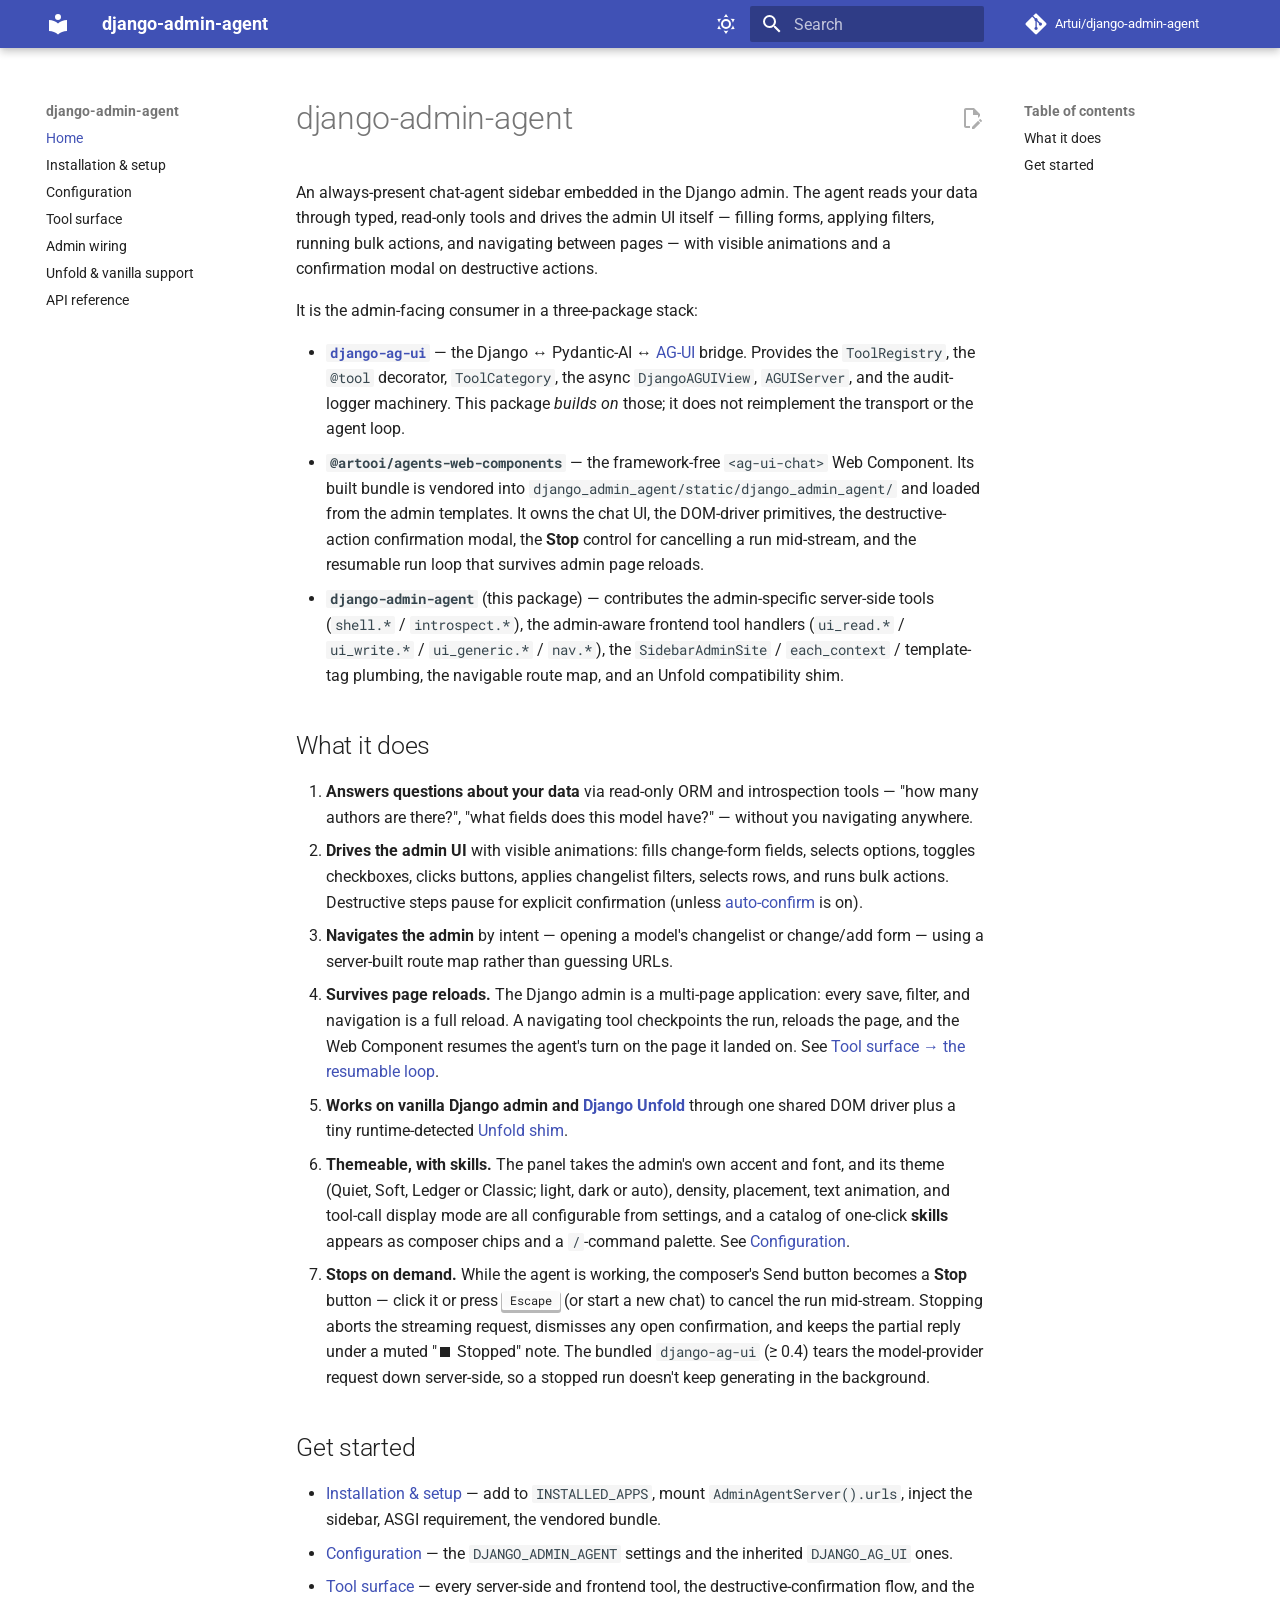
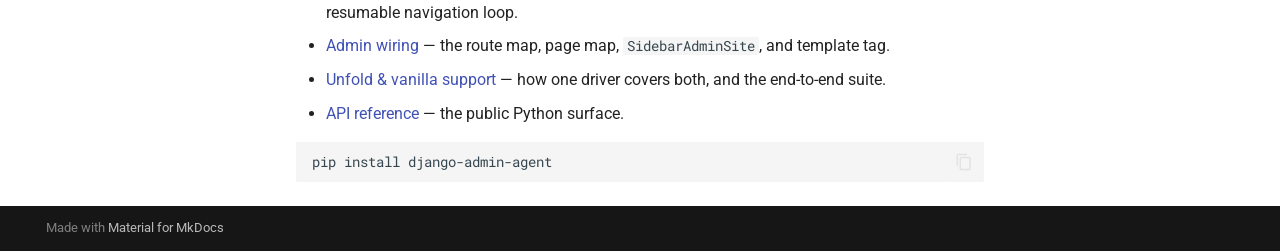
<file: index.html>
<!doctype html>
<html lang="en" class="no-js">
  <head>
    
      <meta charset="utf-8">
      <meta name="viewport" content="width=device-width,initial-scale=1">
      
        <meta name="description" content="An always-present chat-agent sidebar in the Django admin, built on django-ag-ui and the agents-web-components chat element.">
      
      
      
        <link rel="canonical" href="https://artui.github.io/django-admin-agent/">
      
      
      
        <link rel="next" href="installation/">
      
      
        
      
      
      <link rel="icon" href="assets/images/favicon.png">
      <meta name="generator" content="mkdocs-1.6.1, mkdocs-material-9.8.1">
    
    
      
        <title>django-admin-agent</title>
      
    
    
      <link rel="stylesheet" href="assets/stylesheets/main.57a0d79d.min.css">
      
        
        <link rel="stylesheet" href="assets/stylesheets/palette.fb2fffe2.min.css">
      
      


    
    
      
    
    
      
        
        
        <link rel="preconnect" href="https://fonts.gstatic.com" crossorigin>
        <link rel="stylesheet" href="https://fonts.googleapis.com/css?family=Roboto:300,300i,400,400i,700,700i%7CRoboto+Mono:400,400i,700,700i&display=fallback">
        <style>:root{--md-text-font:"Roboto";--md-code-font:"Roboto Mono"}</style>
      
    
    
      <link rel="stylesheet" href="assets/_mkdocstrings.css">
    
    <script>__md_scope=new URL(".",location),__md_hash=e=>[...e].reduce(((e,_)=>(e<<5)-e+_.charCodeAt(0)),0),__md_get=(e,_=localStorage,t=__md_scope)=>JSON.parse(_.getItem(t.pathname+"."+e)),__md_set=(e,_,t=localStorage,a=__md_scope)=>{try{t.setItem(a.pathname+"."+e,JSON.stringify(_))}catch(e){}}</script>
    
      

    
    
  </head>
  
  
    
    
      
    
    
    
    
    <body dir="ltr" data-md-color-scheme="default" data-md-color-primary="indigo" data-md-color-accent="indigo">
  
    
    <input class="md-toggle" data-md-toggle="drawer" type="checkbox" id="__drawer" autocomplete="off">
    <input class="md-toggle" data-md-toggle="search" type="checkbox" id="__search" autocomplete="off">
    <label class="md-overlay" for="__drawer"></label>
    <div data-md-component="skip">
      
        
        <a href="#django-admin-agent" class="md-skip">
          Skip to content
        </a>
      
    </div>
    <div data-md-component="announce">
      
    </div>
    
    
      

  

<header class="md-header md-header--shadow" data-md-component="header">
  <nav class="md-header__inner md-grid" aria-label="Header">
    <a href="." title="django-admin-agent" class="md-header__button md-logo" aria-label="django-admin-agent" data-md-component="logo">
      
  
  <svg xmlns="http://www.w3.org/2000/svg" viewBox="0 0 24 24"><path d="M12 8a3 3 0 0 0 3-3 3 3 0 0 0-3-3 3 3 0 0 0-3 3 3 3 0 0 0 3 3m0 3.54C9.64 9.35 6.5 8 3 8v11c3.5 0 6.64 1.35 9 3.54 2.36-2.19 5.5-3.54 9-3.54V8c-3.5 0-6.64 1.35-9 3.54"/></svg>

    </a>
    <label class="md-header__button md-icon" for="__drawer">
      
      <svg xmlns="http://www.w3.org/2000/svg" viewBox="0 0 24 24"><path d="M3 6h18v2H3zm0 5h18v2H3zm0 5h18v2H3z"/></svg>
    </label>
    <div class="md-header__title" data-md-component="header-title">
      <div class="md-header__ellipsis">
        <div class="md-header__topic">
          <span class="md-ellipsis">
            django-admin-agent
          </span>
        </div>
        <div class="md-header__topic" data-md-component="header-topic">
          <span class="md-ellipsis">
            
              Home
            
          </span>
        </div>
      </div>
    </div>
    
      
        <form class="md-header__option" data-md-component="palette">
  
    
    
    
    <input class="md-option" data-md-color-media="(prefers-color-scheme: light)" data-md-color-scheme="default" data-md-color-primary="indigo" data-md-color-accent="indigo"  aria-label="Switch to dark mode"  type="radio" name="__palette" id="__palette_0">
    
      <label class="md-header__button md-icon" title="Switch to dark mode" for="__palette_1" hidden>
        <svg xmlns="http://www.w3.org/2000/svg" viewBox="0 0 24 24"><path d="M12 7a5 5 0 0 1 5 5 5 5 0 0 1-5 5 5 5 0 0 1-5-5 5 5 0 0 1 5-5m0 2a3 3 0 0 0-3 3 3 3 0 0 0 3 3 3 3 0 0 0 3-3 3 3 0 0 0-3-3m0-7 2.39 3.42C13.65 5.15 12.84 5 12 5s-1.65.15-2.39.42zM3.34 7l4.16-.35A7.2 7.2 0 0 0 5.94 8.5c-.44.74-.69 1.5-.83 2.29zm.02 10 1.76-3.77a7.131 7.131 0 0 0 2.38 4.14zM20.65 7l-1.77 3.79a7.02 7.02 0 0 0-2.38-4.15zm-.01 10-4.14.36c.59-.51 1.12-1.14 1.54-1.86.42-.73.69-1.5.83-2.29zM12 22l-2.41-3.44c.74.27 1.55.44 2.41.44.82 0 1.63-.17 2.37-.44z"/></svg>
      </label>
    
  
    
    
    
    <input class="md-option" data-md-color-media="(prefers-color-scheme: dark)" data-md-color-scheme="slate" data-md-color-primary="indigo" data-md-color-accent="indigo"  aria-label="Switch to light mode"  type="radio" name="__palette" id="__palette_1">
    
      <label class="md-header__button md-icon" title="Switch to light mode" for="__palette_0" hidden>
        <svg xmlns="http://www.w3.org/2000/svg" viewBox="0 0 24 24"><path d="m17.75 4.09-2.53 1.94.91 3.06-2.63-1.81-2.63 1.81.91-3.06-2.53-1.94L12.44 4l1.06-3 1.06 3zm3.5 6.91-1.64 1.25.59 1.98-1.7-1.17-1.7 1.17.59-1.98L15.75 11l2.06-.05L18.5 9l.69 1.95zm-2.28 4.95c.83-.08 1.72 1.1 1.19 1.85-.32.45-.66.87-1.08 1.27C15.17 23 8.84 23 4.94 19.07c-3.91-3.9-3.91-10.24 0-14.14.4-.4.82-.76 1.27-1.08.75-.53 1.93.36 1.85 1.19-.27 2.86.69 5.83 2.89 8.02a9.96 9.96 0 0 0 8.02 2.89m-1.64 2.02a12.08 12.08 0 0 1-7.8-3.47c-2.17-2.19-3.33-5-3.49-7.82-2.81 3.14-2.7 7.96.31 10.98 3.02 3.01 7.84 3.12 10.98.31"/></svg>
      </label>
    
  
</form>
      
    
    
      <script>var palette=__md_get("__palette");if(palette&&palette.color){if("(prefers-color-scheme)"===palette.color.media){var media=matchMedia("(prefers-color-scheme: light)"),input=document.querySelector(media.matches?"[data-md-color-media='(prefers-color-scheme: light)']":"[data-md-color-media='(prefers-color-scheme: dark)']");palette.color.media=input.getAttribute("data-md-color-media"),palette.color.scheme=input.getAttribute("data-md-color-scheme"),palette.color.primary=input.getAttribute("data-md-color-primary"),palette.color.accent=input.getAttribute("data-md-color-accent")}for(var[key,value]of Object.entries(palette.color))document.body.setAttribute("data-md-color-"+key,value)}</script>
    
    
    
      
      
        <label class="md-header__button md-icon" for="__search">
          
          <svg xmlns="http://www.w3.org/2000/svg" viewBox="0 0 24 24"><path d="M9.5 3A6.5 6.5 0 0 1 16 9.5c0 1.61-.59 3.09-1.56 4.23l.27.27h.79l5 5-1.5 1.5-5-5v-.79l-.27-.27A6.52 6.52 0 0 1 9.5 16 6.5 6.5 0 0 1 3 9.5 6.5 6.5 0 0 1 9.5 3m0 2C7 5 5 7 5 9.5S7 14 9.5 14 14 12 14 9.5 12 5 9.5 5"/></svg>
        </label>
        <div class="md-search" data-md-component="search" role="dialog">
  <label class="md-search__overlay" for="__search"></label>
  <div class="md-search__inner" role="search">
    <form class="md-search__form" name="search">
      <input type="text" class="md-search__input" name="query" aria-label="Search" placeholder="Search" autocapitalize="off" autocorrect="off" autocomplete="off" spellcheck="false" data-md-component="search-query" required>
      <label class="md-search__icon md-icon" for="__search">
        
        <svg xmlns="http://www.w3.org/2000/svg" viewBox="0 0 24 24"><path d="M9.5 3A6.5 6.5 0 0 1 16 9.5c0 1.61-.59 3.09-1.56 4.23l.27.27h.79l5 5-1.5 1.5-5-5v-.79l-.27-.27A6.52 6.52 0 0 1 9.5 16 6.5 6.5 0 0 1 3 9.5 6.5 6.5 0 0 1 9.5 3m0 2C7 5 5 7 5 9.5S7 14 9.5 14 14 12 14 9.5 12 5 9.5 5"/></svg>
        
        <svg xmlns="http://www.w3.org/2000/svg" viewBox="0 0 24 24"><path d="M20 11v2H8l5.5 5.5-1.42 1.42L4.16 12l7.92-7.92L13.5 5.5 8 11z"/></svg>
      </label>
      <nav class="md-search__options" aria-label="Search">
        
          <a href="javascript:void(0)" class="md-search__icon md-icon" title="Share" aria-label="Share" data-clipboard data-clipboard-text="" data-md-component="search-share" tabindex="-1">
            
            <svg xmlns="http://www.w3.org/2000/svg" viewBox="0 0 24 24"><path d="M18 16.08c-.76 0-1.44.3-1.96.77L8.91 12.7c.05-.23.09-.46.09-.7s-.04-.47-.09-.7l7.05-4.11c.54.5 1.25.81 2.04.81a3 3 0 0 0 3-3 3 3 0 0 0-3-3 3 3 0 0 0-3 3c0 .24.04.47.09.7L8.04 9.81C7.5 9.31 6.79 9 6 9a3 3 0 0 0-3 3 3 3 0 0 0 3 3c.79 0 1.5-.31 2.04-.81l7.12 4.15c-.05.21-.08.43-.08.66 0 1.61 1.31 2.91 2.92 2.91s2.92-1.3 2.92-2.91A2.92 2.92 0 0 0 18 16.08"/></svg>
          </a>
        
        <button type="reset" class="md-search__icon md-icon" title="Clear" aria-label="Clear" tabindex="-1">
          
          <svg xmlns="http://www.w3.org/2000/svg" viewBox="0 0 24 24"><path d="M19 6.41 17.59 5 12 10.59 6.41 5 5 6.41 10.59 12 5 17.59 6.41 19 12 13.41 17.59 19 19 17.59 13.41 12z"/></svg>
        </button>
      </nav>
      
        <div class="md-search__suggest" data-md-component="search-suggest"></div>
      
    </form>
    <div class="md-search__output">
      <div class="md-search__scrollwrap" tabindex="0" data-md-scrollfix>
        <div class="md-search-result" data-md-component="search-result">
          <div class="md-search-result__meta">
            Initializing search
          </div>
          <ol class="md-search-result__list" role="presentation"></ol>
        </div>
      </div>
    </div>
  </div>
</div>
      
    
    
      <div class="md-header__source">
        <a href="https://github.com/Artui/django-admin-agent" title="Go to repository" class="md-source" data-md-component="source">
  <div class="md-source__icon md-icon">
    
    <svg xmlns="http://www.w3.org/2000/svg" viewBox="0 0 448 512"><!--! Font Awesome Free 7.1.0 by @fontawesome - https://fontawesome.com License - https://fontawesome.com/license/free (Icons: CC BY 4.0, Fonts: SIL OFL 1.1, Code: MIT License) Copyright 2025 Fonticons, Inc.--><path d="M439.6 236.1 244 40.5c-5.4-5.5-12.8-8.5-20.4-8.5s-15 3-20.4 8.4L162.5 81l51.5 51.5c27.1-9.1 52.7 16.8 43.4 43.7l49.7 49.7c34.2-11.8 61.2 31 35.5 56.7-26.5 26.5-70.2-2.9-56-37.3L240.3 199v121.9c25.3 12.5 22.3 41.8 9.1 55-6.4 6.4-15.2 10.1-24.3 10.1s-17.8-3.6-24.3-10.1c-17.6-17.6-11.1-46.9 11.2-56v-123c-20.8-8.5-24.6-30.7-18.6-45L142.6 101 8.5 235.1C3 240.6 0 247.9 0 255.5s3 15 8.5 20.4l195.6 195.7c5.4 5.4 12.7 8.4 20.4 8.4s15-3 20.4-8.4l194.7-194.7c5.4-5.4 8.4-12.8 8.4-20.4s-3-15-8.4-20.4"/></svg>
  </div>
  <div class="md-source__repository">
    Artui/django-admin-agent
  </div>
</a>
      </div>
    
  </nav>
  
</header>
    
    <div class="md-container" data-md-component="container">
      
      
        
          
        
      
      <main class="md-main" data-md-component="main">
        <div class="md-main__inner md-grid">
          
            
              
              <div class="md-sidebar md-sidebar--primary" data-md-component="sidebar" data-md-type="navigation" >
                <div class="md-sidebar__scrollwrap">
                  <div class="md-sidebar__inner">
                    



<nav class="md-nav md-nav--primary" aria-label="Navigation" data-md-level="0">
  <label class="md-nav__title" for="__drawer">
    <a href="." title="django-admin-agent" class="md-nav__button md-logo" aria-label="django-admin-agent" data-md-component="logo">
      
  
  <svg xmlns="http://www.w3.org/2000/svg" viewBox="0 0 24 24"><path d="M12 8a3 3 0 0 0 3-3 3 3 0 0 0-3-3 3 3 0 0 0-3 3 3 3 0 0 0 3 3m0 3.54C9.64 9.35 6.5 8 3 8v11c3.5 0 6.64 1.35 9 3.54 2.36-2.19 5.5-3.54 9-3.54V8c-3.5 0-6.64 1.35-9 3.54"/></svg>

    </a>
    django-admin-agent
  </label>
  
    <div class="md-nav__source">
      <a href="https://github.com/Artui/django-admin-agent" title="Go to repository" class="md-source" data-md-component="source">
  <div class="md-source__icon md-icon">
    
    <svg xmlns="http://www.w3.org/2000/svg" viewBox="0 0 448 512"><!--! Font Awesome Free 7.1.0 by @fontawesome - https://fontawesome.com License - https://fontawesome.com/license/free (Icons: CC BY 4.0, Fonts: SIL OFL 1.1, Code: MIT License) Copyright 2025 Fonticons, Inc.--><path d="M439.6 236.1 244 40.5c-5.4-5.5-12.8-8.5-20.4-8.5s-15 3-20.4 8.4L162.5 81l51.5 51.5c27.1-9.1 52.7 16.8 43.4 43.7l49.7 49.7c34.2-11.8 61.2 31 35.5 56.7-26.5 26.5-70.2-2.9-56-37.3L240.3 199v121.9c25.3 12.5 22.3 41.8 9.1 55-6.4 6.4-15.2 10.1-24.3 10.1s-17.8-3.6-24.3-10.1c-17.6-17.6-11.1-46.9 11.2-56v-123c-20.8-8.5-24.6-30.7-18.6-45L142.6 101 8.5 235.1C3 240.6 0 247.9 0 255.5s3 15 8.5 20.4l195.6 195.7c5.4 5.4 12.7 8.4 20.4 8.4s15-3 20.4-8.4l194.7-194.7c5.4-5.4 8.4-12.8 8.4-20.4s-3-15-8.4-20.4"/></svg>
  </div>
  <div class="md-source__repository">
    Artui/django-admin-agent
  </div>
</a>
    </div>
  
  <ul class="md-nav__list" data-md-scrollfix>
    
      
      
  
  
    
  
  
  
    <li class="md-nav__item md-nav__item--active">
      
      <input class="md-nav__toggle md-toggle" type="checkbox" id="__toc">
      
      
        
      
      
        <label class="md-nav__link md-nav__link--active" for="__toc">
          
  
  
  <span class="md-ellipsis">
    
  
    Home
  

    
  </span>
  
  

          <span class="md-nav__icon md-icon"></span>
        </label>
      
      <a href="." class="md-nav__link md-nav__link--active">
        
  
  
  <span class="md-ellipsis">
    
  
    Home
  

    
  </span>
  
  

      </a>
      
        

<nav class="md-nav md-nav--secondary" aria-label="Table of contents">
  
  
  
    
  
  
    <label class="md-nav__title" for="__toc">
      <span class="md-nav__icon md-icon"></span>
      Table of contents
    </label>
    <ul class="md-nav__list" data-md-component="toc" data-md-scrollfix>
      
        <li class="md-nav__item">
  <a href="#what-it-does" class="md-nav__link">
    <span class="md-ellipsis">
      
        What it does
      
    </span>
  </a>
  
</li>
      
        <li class="md-nav__item">
  <a href="#get-started" class="md-nav__link">
    <span class="md-ellipsis">
      
        Get started
      
    </span>
  </a>
  
</li>
      
    </ul>
  
</nav>
      
    </li>
  

    
      
      
  
  
  
  
    <li class="md-nav__item">
      <a href="installation/" class="md-nav__link">
        
  
  
  <span class="md-ellipsis">
    
  
    Installation & setup
  

    
  </span>
  
  

      </a>
    </li>
  

    
      
      
  
  
  
  
    <li class="md-nav__item">
      <a href="configuration/" class="md-nav__link">
        
  
  
  <span class="md-ellipsis">
    
  
    Configuration
  

    
  </span>
  
  

      </a>
    </li>
  

    
      
      
  
  
  
  
    <li class="md-nav__item">
      <a href="tools/" class="md-nav__link">
        
  
  
  <span class="md-ellipsis">
    
  
    Tool surface
  

    
  </span>
  
  

      </a>
    </li>
  

    
      
      
  
  
  
  
    <li class="md-nav__item">
      <a href="admin-wiring/" class="md-nav__link">
        
  
  
  <span class="md-ellipsis">
    
  
    Admin wiring
  

    
  </span>
  
  

      </a>
    </li>
  

    
      
      
  
  
  
  
    <li class="md-nav__item">
      <a href="unfold/" class="md-nav__link">
        
  
  
  <span class="md-ellipsis">
    
  
    Unfold & vanilla support
  

    
  </span>
  
  

      </a>
    </li>
  

    
      
      
  
  
  
  
    <li class="md-nav__item">
      <a href="reference/" class="md-nav__link">
        
  
  
  <span class="md-ellipsis">
    
  
    API reference
  

    
  </span>
  
  

      </a>
    </li>
  

    
  </ul>
</nav>
                  </div>
                </div>
              </div>
            
            
              
              <div class="md-sidebar md-sidebar--secondary" data-md-component="sidebar" data-md-type="toc" >
                <div class="md-sidebar__scrollwrap">
                  <div class="md-sidebar__inner">
                    

<nav class="md-nav md-nav--secondary" aria-label="Table of contents">
  
  
  
    
  
  
    <label class="md-nav__title" for="__toc">
      <span class="md-nav__icon md-icon"></span>
      Table of contents
    </label>
    <ul class="md-nav__list" data-md-component="toc" data-md-scrollfix>
      
        <li class="md-nav__item">
  <a href="#what-it-does" class="md-nav__link">
    <span class="md-ellipsis">
      
        What it does
      
    </span>
  </a>
  
</li>
      
        <li class="md-nav__item">
  <a href="#get-started" class="md-nav__link">
    <span class="md-ellipsis">
      
        Get started
      
    </span>
  </a>
  
</li>
      
    </ul>
  
</nav>
                  </div>
                </div>
              </div>
            
          
          
            <div class="md-content" data-md-component="content">
              
              <article class="md-content__inner md-typeset">
                
                  


  
    <a href="https://github.com/Artui/django-admin-agent/edit/main/docs/index.md" title="Edit this page" class="md-content__button md-icon" rel="edit">
      
      <svg xmlns="http://www.w3.org/2000/svg" viewBox="0 0 24 24"><path d="M10 20H6V4h7v5h5v3.1l2-2V8l-6-6H6c-1.1 0-2 .9-2 2v16c0 1.1.9 2 2 2h4zm10.2-7c.1 0 .3.1.4.2l1.3 1.3c.2.2.2.6 0 .8l-1 1-2.1-2.1 1-1c.1-.1.2-.2.4-.2m0 3.9L14.1 23H12v-2.1l6.1-6.1z"/></svg>
    </a>
  
  


<h1 id="django-admin-agent">django-admin-agent<a class="headerlink" href="#django-admin-agent" title="Permanent link">&para;</a></h1>
<p>An always-present chat-agent sidebar embedded in the Django admin. The agent
reads your data through typed, read-only tools and drives the admin UI itself —
filling forms, applying filters, running bulk actions, and navigating between
pages — with visible animations and a confirmation modal on destructive actions.</p>
<p>It is the admin-facing consumer in a three-package stack:</p>
<ul>
<li><strong><a href="https://github.com/Artui/django-ag-ui"><code>django-ag-ui</code></a></strong> — the Django ↔
  Pydantic-AI ↔ <a href="https://docs.ag-ui.com">AG-UI</a> bridge. Provides the
  <code>ToolRegistry</code>, the <code>@tool</code> decorator, <code>ToolCategory</code>, the async
  <code>DjangoAGUIView</code>, <code>AGUIServer</code>, and the audit-logger machinery. This package
  <em>builds on</em> those; it does not reimplement the transport or the agent loop.</li>
<li><strong><code>@artooi/agents-web-components</code></strong> — the framework-free <code>&lt;ag-ui-chat&gt;</code> Web
  Component. Its built bundle is vendored into
  <code>django_admin_agent/static/django_admin_agent/</code> and loaded from the admin
  templates. It owns the chat UI, the DOM-driver primitives, the
  destructive-action confirmation modal, the <strong>Stop</strong> control for cancelling a
  run mid-stream, and the resumable run loop that survives admin page reloads.</li>
<li><strong><code>django-admin-agent</code></strong> (this package) — contributes the admin-specific
  server-side tools (<code>shell.*</code> / <code>introspect.*</code>), the admin-aware frontend tool
  handlers (<code>ui_read.*</code> / <code>ui_write.*</code> / <code>ui_generic.*</code> / <code>nav.*</code>), the
  <code>SidebarAdminSite</code> / <code>each_context</code> / template-tag plumbing, the navigable
  route map, and an Unfold compatibility shim.</li>
</ul>
<h2 id="what-it-does">What it does<a class="headerlink" href="#what-it-does" title="Permanent link">&para;</a></h2>
<ol>
<li><strong>Answers questions about your data</strong> via read-only ORM and introspection
   tools — "how many authors are there?", "what fields does this model have?" —
   without you navigating anywhere.</li>
<li><strong>Drives the admin UI</strong> with visible animations: fills change-form fields,
   selects options, toggles checkboxes, clicks buttons, applies changelist
   filters, selects rows, and runs bulk actions. Destructive steps pause for
   explicit confirmation (unless <a href="configuration/">auto-confirm</a> is on).</li>
<li><strong>Navigates the admin</strong> by intent — opening a model's changelist or
   change/add form — using a server-built route map rather than guessing URLs.</li>
<li><strong>Survives page reloads.</strong> The Django admin is a multi-page application:
   every save, filter, and navigation is a full reload. A navigating tool
   checkpoints the run, reloads the page, and the Web Component resumes the
   agent's turn on the page it landed on. See
   <a href="tools/#navigating-tools-and-the-resumable-loop">Tool surface → the resumable loop</a>.</li>
<li><strong>Works on vanilla Django admin and <a href="https://github.com/unfoldadmin/django-unfold">Django Unfold</a></strong>
   through one shared DOM driver plus a tiny runtime-detected
   <a href="unfold/">Unfold shim</a>.</li>
<li><strong>Themeable, with skills.</strong> The panel takes the admin's own accent and
   font, and its theme (Quiet, Soft, Ledger or Classic; light, dark or auto),
   density, placement, text animation, and tool-call display mode are all
   configurable from settings, and a catalog of one-click <strong>skills</strong> appears as
   composer chips and a <code>/</code>-command palette. See
   <a href="configuration/">Configuration</a>.</li>
<li><strong>Stops on demand.</strong> While the agent is working, the composer's Send button
   becomes a <strong>Stop</strong> button — click it or press <kbd>Escape</kbd> (or start a
   new chat) to cancel the run mid-stream. Stopping aborts the streaming
   request, dismisses any open confirmation, and keeps the partial reply under a
   muted "⏹ Stopped" note. The bundled <code>django-ag-ui</code> (≥ 0.4) tears the
   model-provider request down server-side, so a stopped run doesn't keep
   generating in the background.</li>
</ol>
<h2 id="get-started">Get started<a class="headerlink" href="#get-started" title="Permanent link">&para;</a></h2>
<ul>
<li><a href="installation/">Installation &amp; setup</a> — add to <code>INSTALLED_APPS</code>, mount
  <code>AdminAgentServer().urls</code>, inject the sidebar, ASGI requirement, the vendored bundle.</li>
<li><a href="configuration/">Configuration</a> — the <code>DJANGO_ADMIN_AGENT</code> settings and the
  inherited <code>DJANGO_AG_UI</code> ones.</li>
<li><a href="tools/">Tool surface</a> — every server-side and frontend tool, the
  destructive-confirmation flow, and the resumable navigation loop.</li>
<li><a href="admin-wiring/">Admin wiring</a> — the route map, page map, <code>SidebarAdminSite</code>,
  and template tag.</li>
<li><a href="unfold/">Unfold &amp; vanilla support</a> — how one driver covers both, and the
  end-to-end suite.</li>
<li><a href="reference/">API reference</a> — the public Python surface.</li>
</ul>
<div class="language-bash highlight"><pre><span></span><code><span id="__span-0-1"><a id="__codelineno-0-1" name="__codelineno-0-1" href="#__codelineno-0-1"></a>pip<span class="w"> </span>install<span class="w"> </span>django-admin-agent
</span></code></pre></div>












                
              </article>
            </div>
          
          
<script>var target=document.getElementById(location.hash.slice(1));target&&target.name&&(target.checked=target.name.startsWith("__tabbed_"))</script>
        </div>
        
          <button type="button" class="md-top md-icon" data-md-component="top" hidden>
  
  <svg xmlns="http://www.w3.org/2000/svg" viewBox="0 0 24 24"><path d="M13 20h-2V8l-5.5 5.5-1.42-1.42L12 4.16l7.92 7.92-1.42 1.42L13 8z"/></svg>
  Back to top
</button>
        
      </main>
      
        <footer class="md-footer">
  
  <div class="md-footer-meta md-typeset">
    <div class="md-footer-meta__inner md-grid">
      <div class="md-copyright">
  
  
    Made with
    <a href="https://squidfunk.github.io/mkdocs-material/" target="_blank" rel="noopener">
      Material for MkDocs
    </a>
  
</div>
      
    </div>
  </div>
</footer>
      
    </div>
    <div class="md-dialog" data-md-component="dialog">
      <div class="md-dialog__inner md-typeset"></div>
    </div>
    
    
    
      
      
      <script id="__config" type="application/json">{"annotate": null, "base": ".", "features": ["navigation.instant", "navigation.tracking", "navigation.sections", "navigation.expand", "navigation.indexes", "navigation.top", "search.highlight", "search.share", "search.suggest", "content.code.copy", "content.code.annotate", "content.action.edit", "toc.follow"], "search": "assets/javascripts/workers/search.a7633da7.min.js", "tags": null, "translations": {"clipboard.copied": "Copied to clipboard", "clipboard.copy": "Copy to clipboard", "search.result.more.one": "1 more on this page", "search.result.more.other": "# more on this page", "search.result.none": "No matching documents", "search.result.one": "1 matching document", "search.result.other": "# matching documents", "search.result.placeholder": "Type to start searching", "search.result.term.missing": "Missing", "select.version": "Select version"}, "version": null}</script>
    
    
      <script src="assets/javascripts/bundle.a5f9d56c.min.js"></script>
      
    
  </body>
</html>
</file>
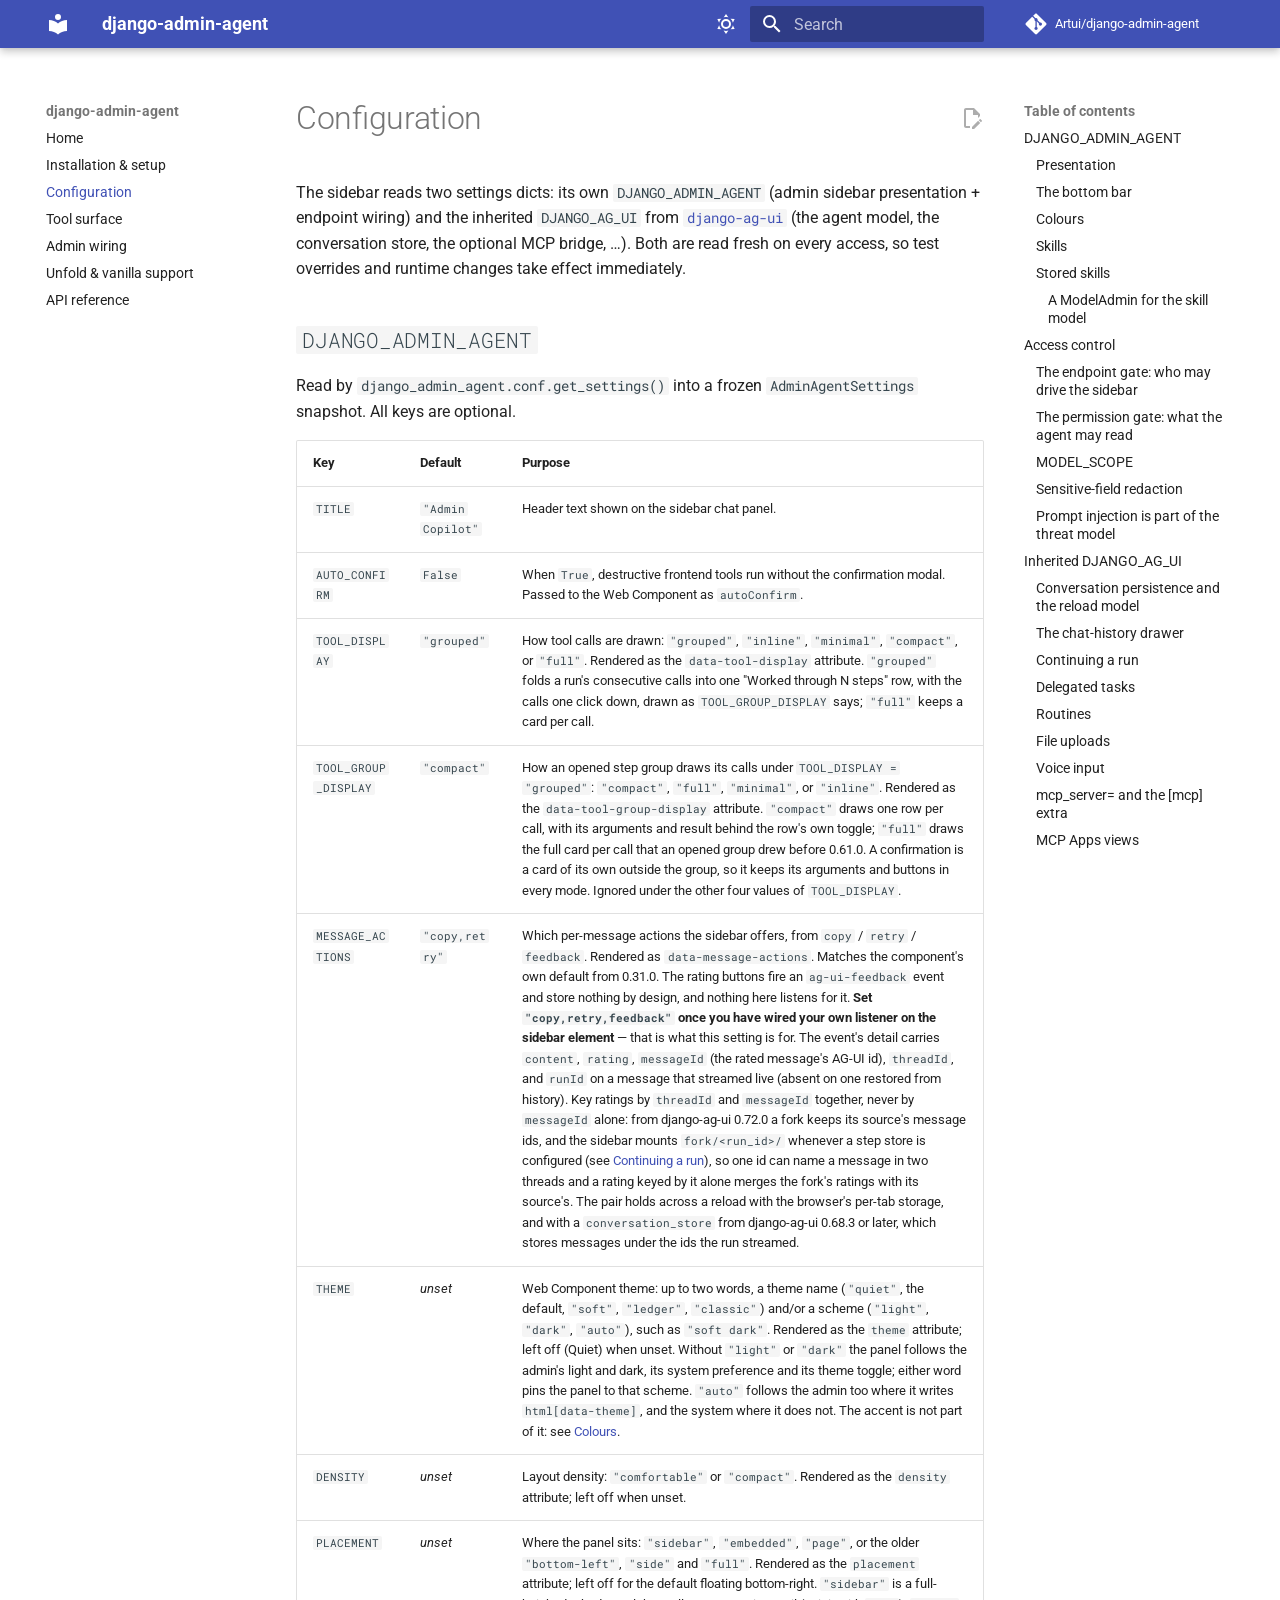
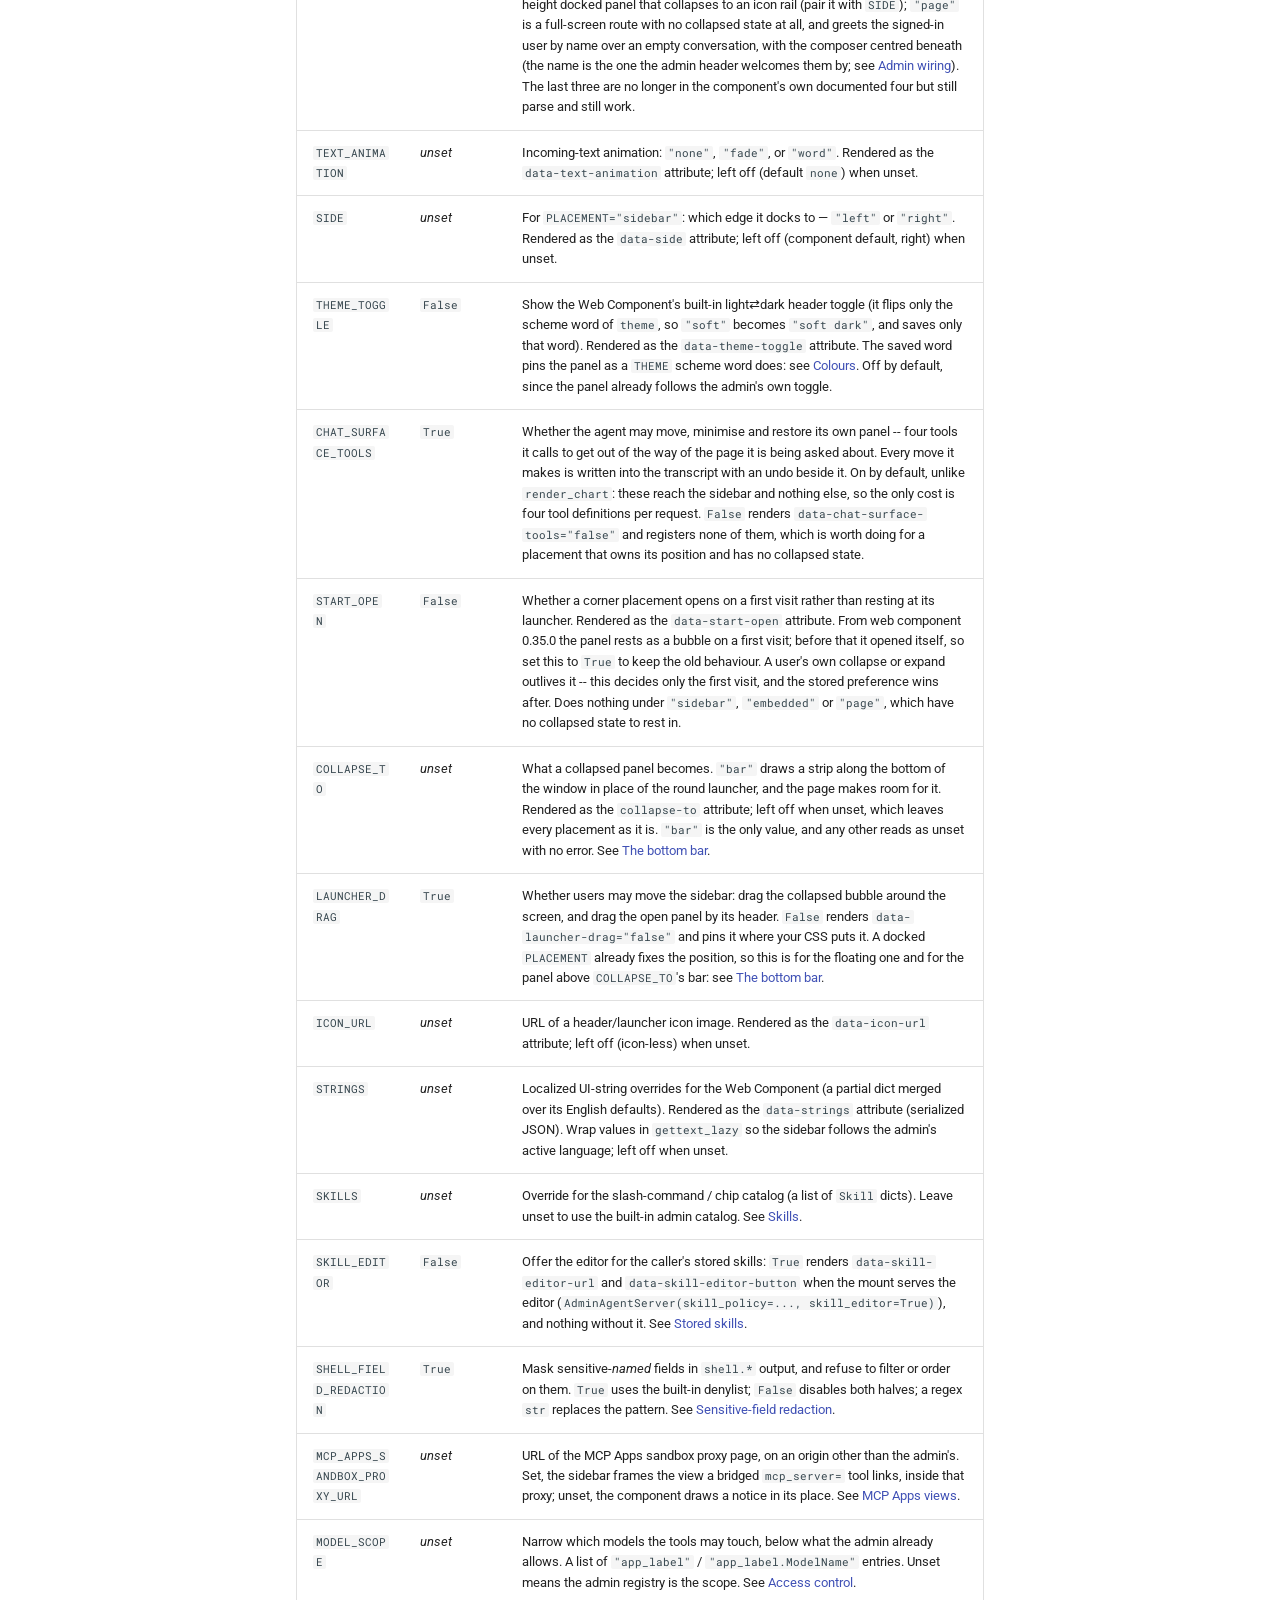
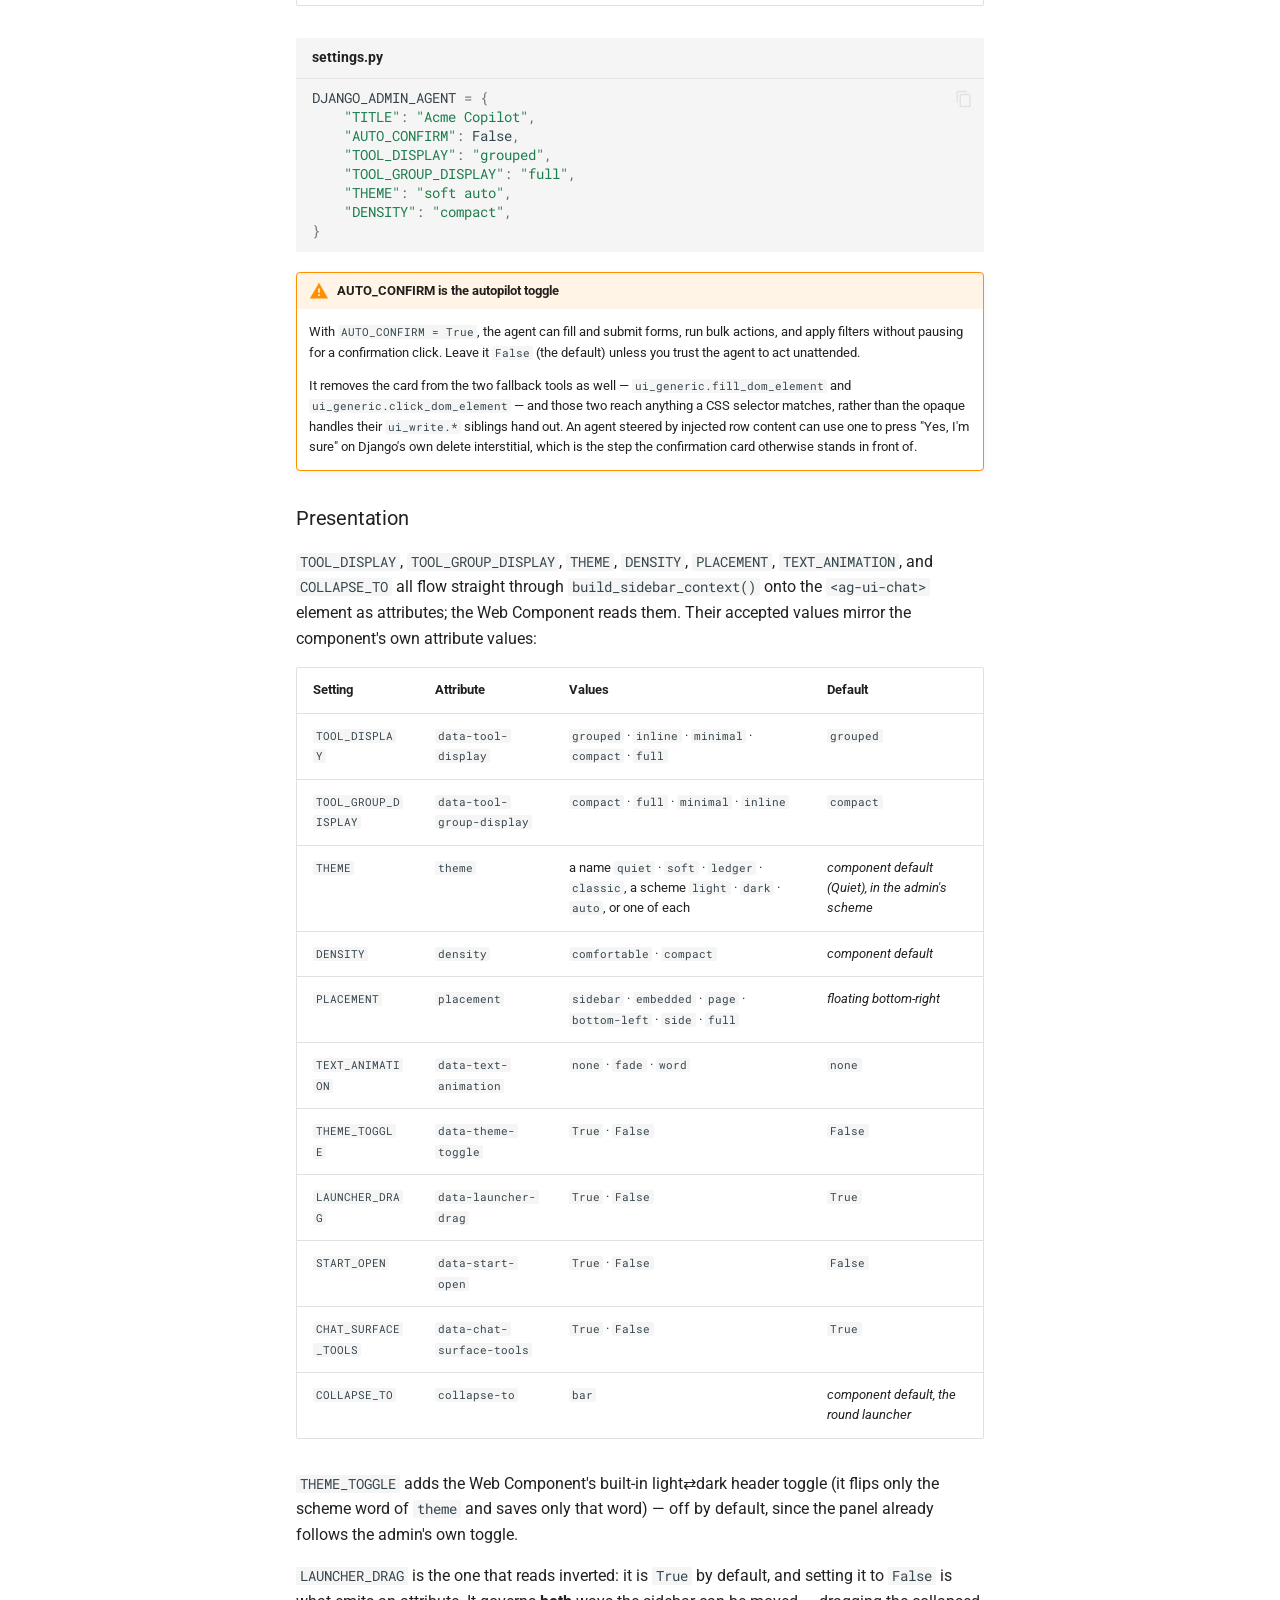
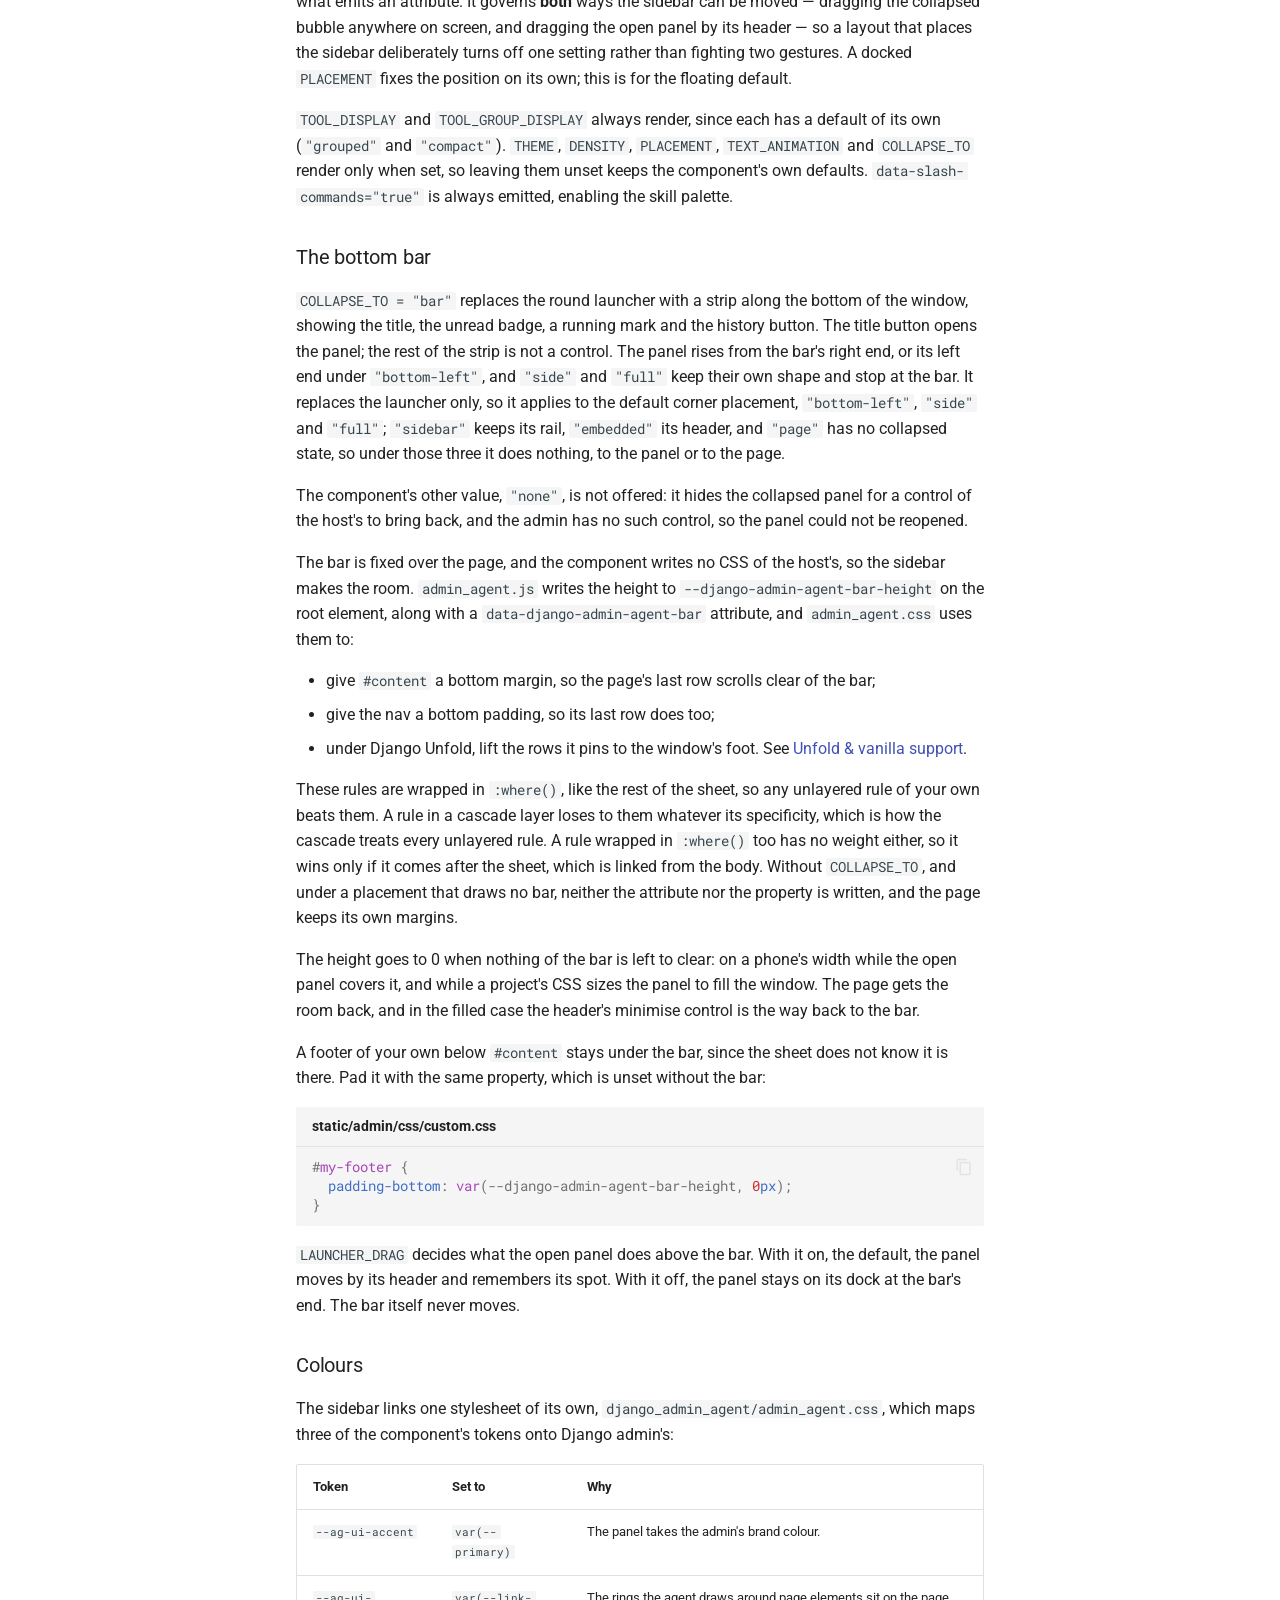
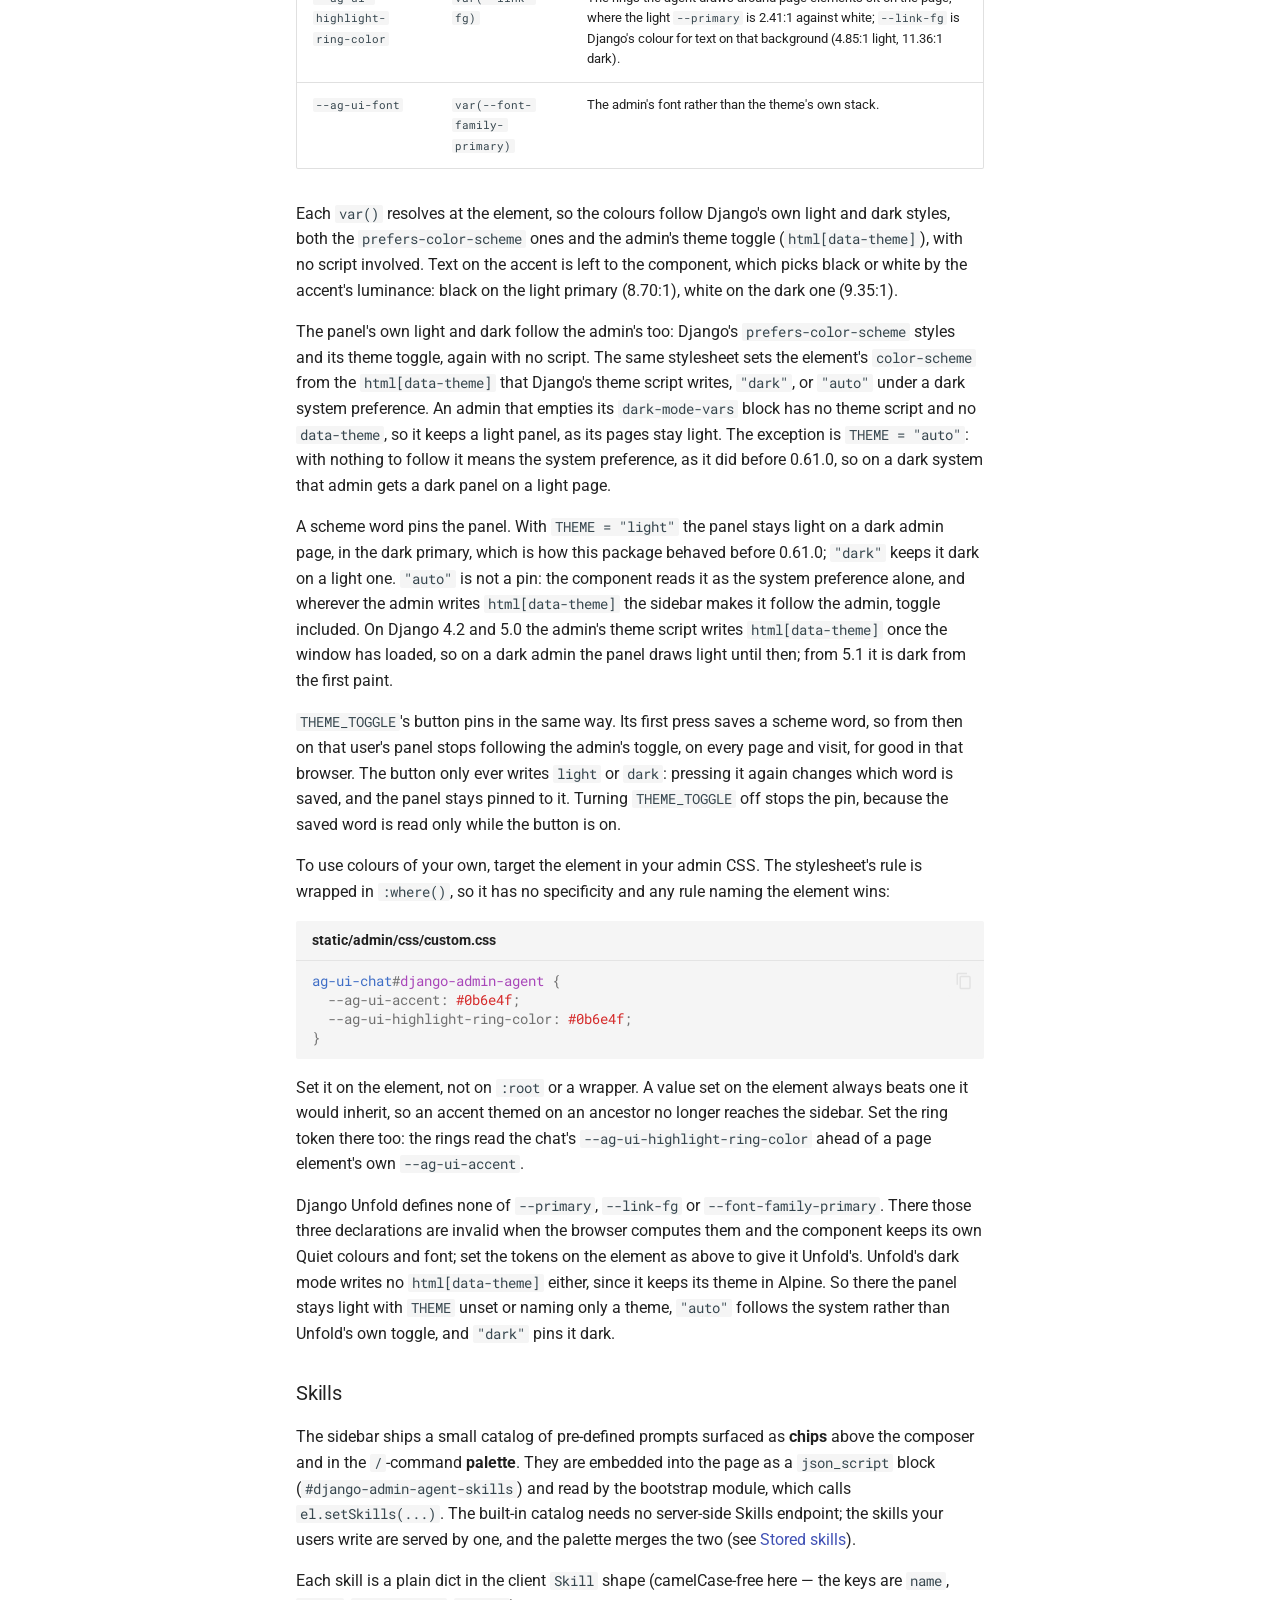
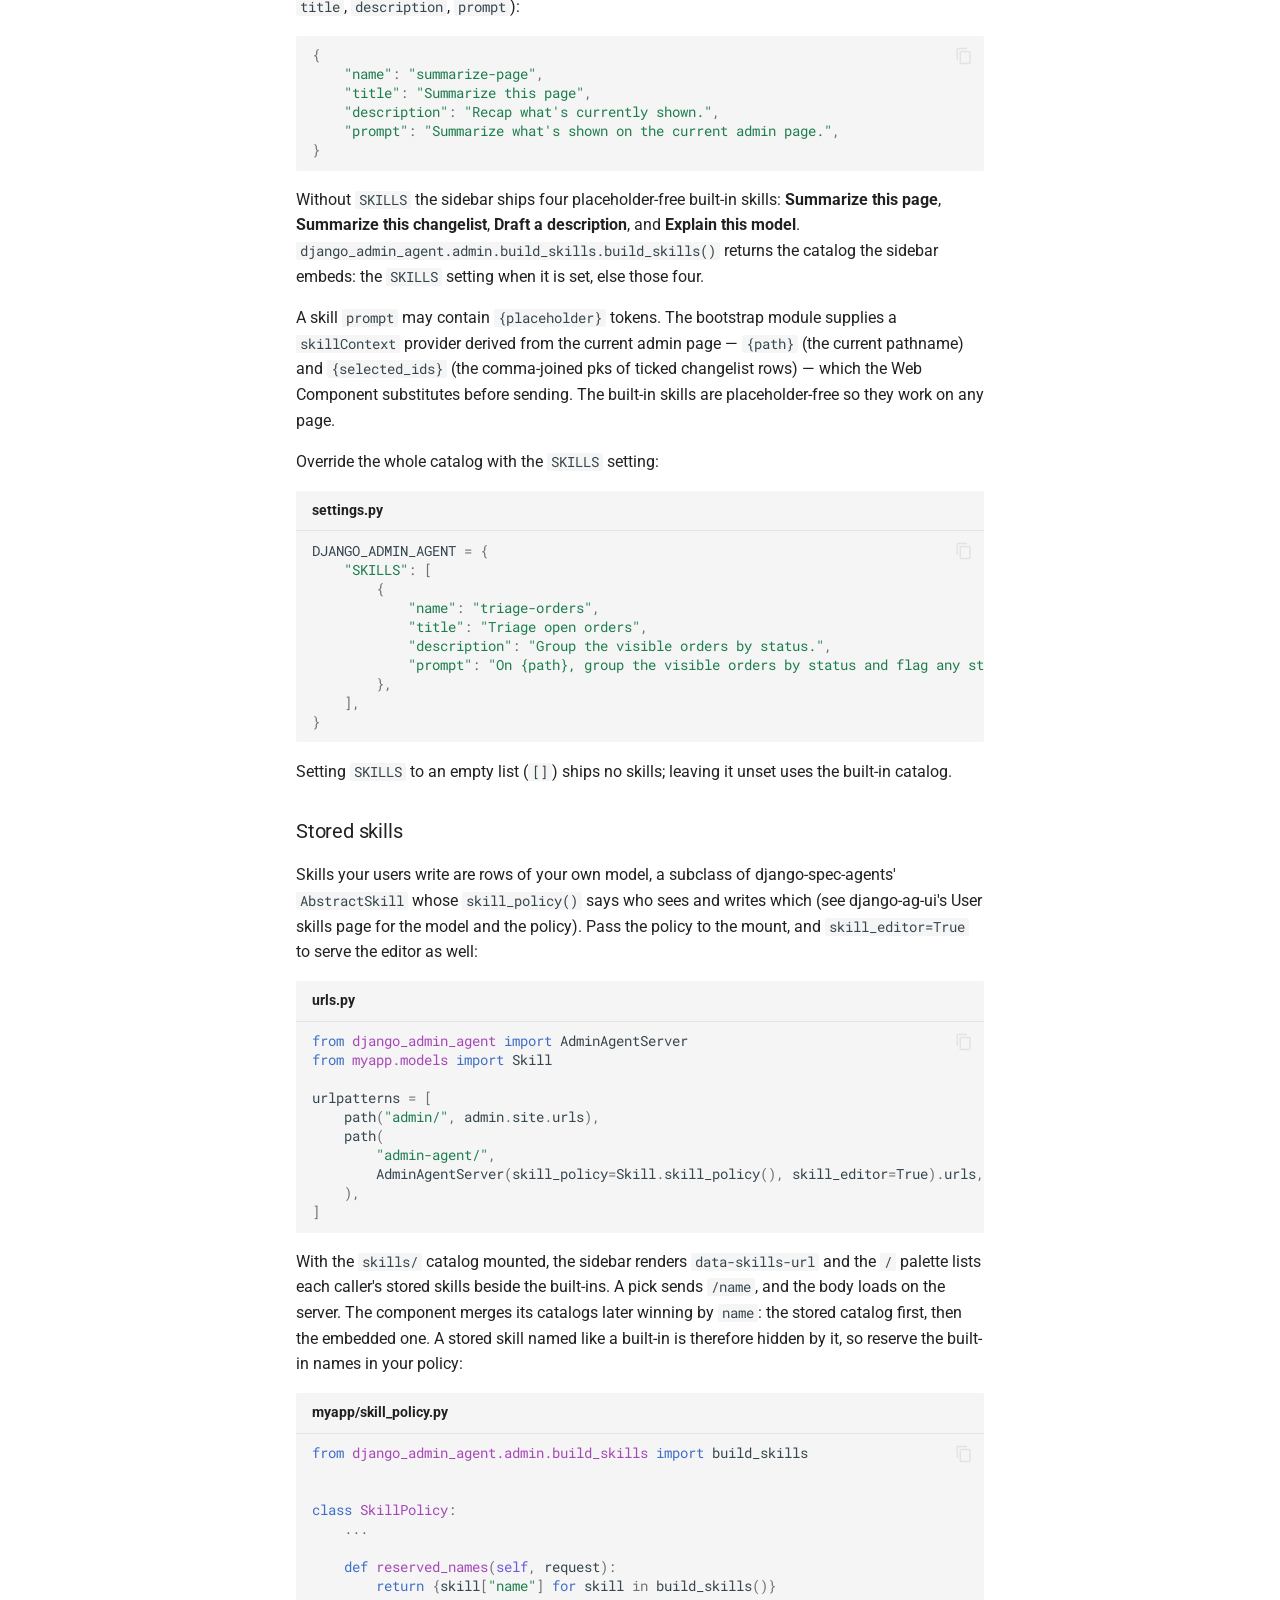
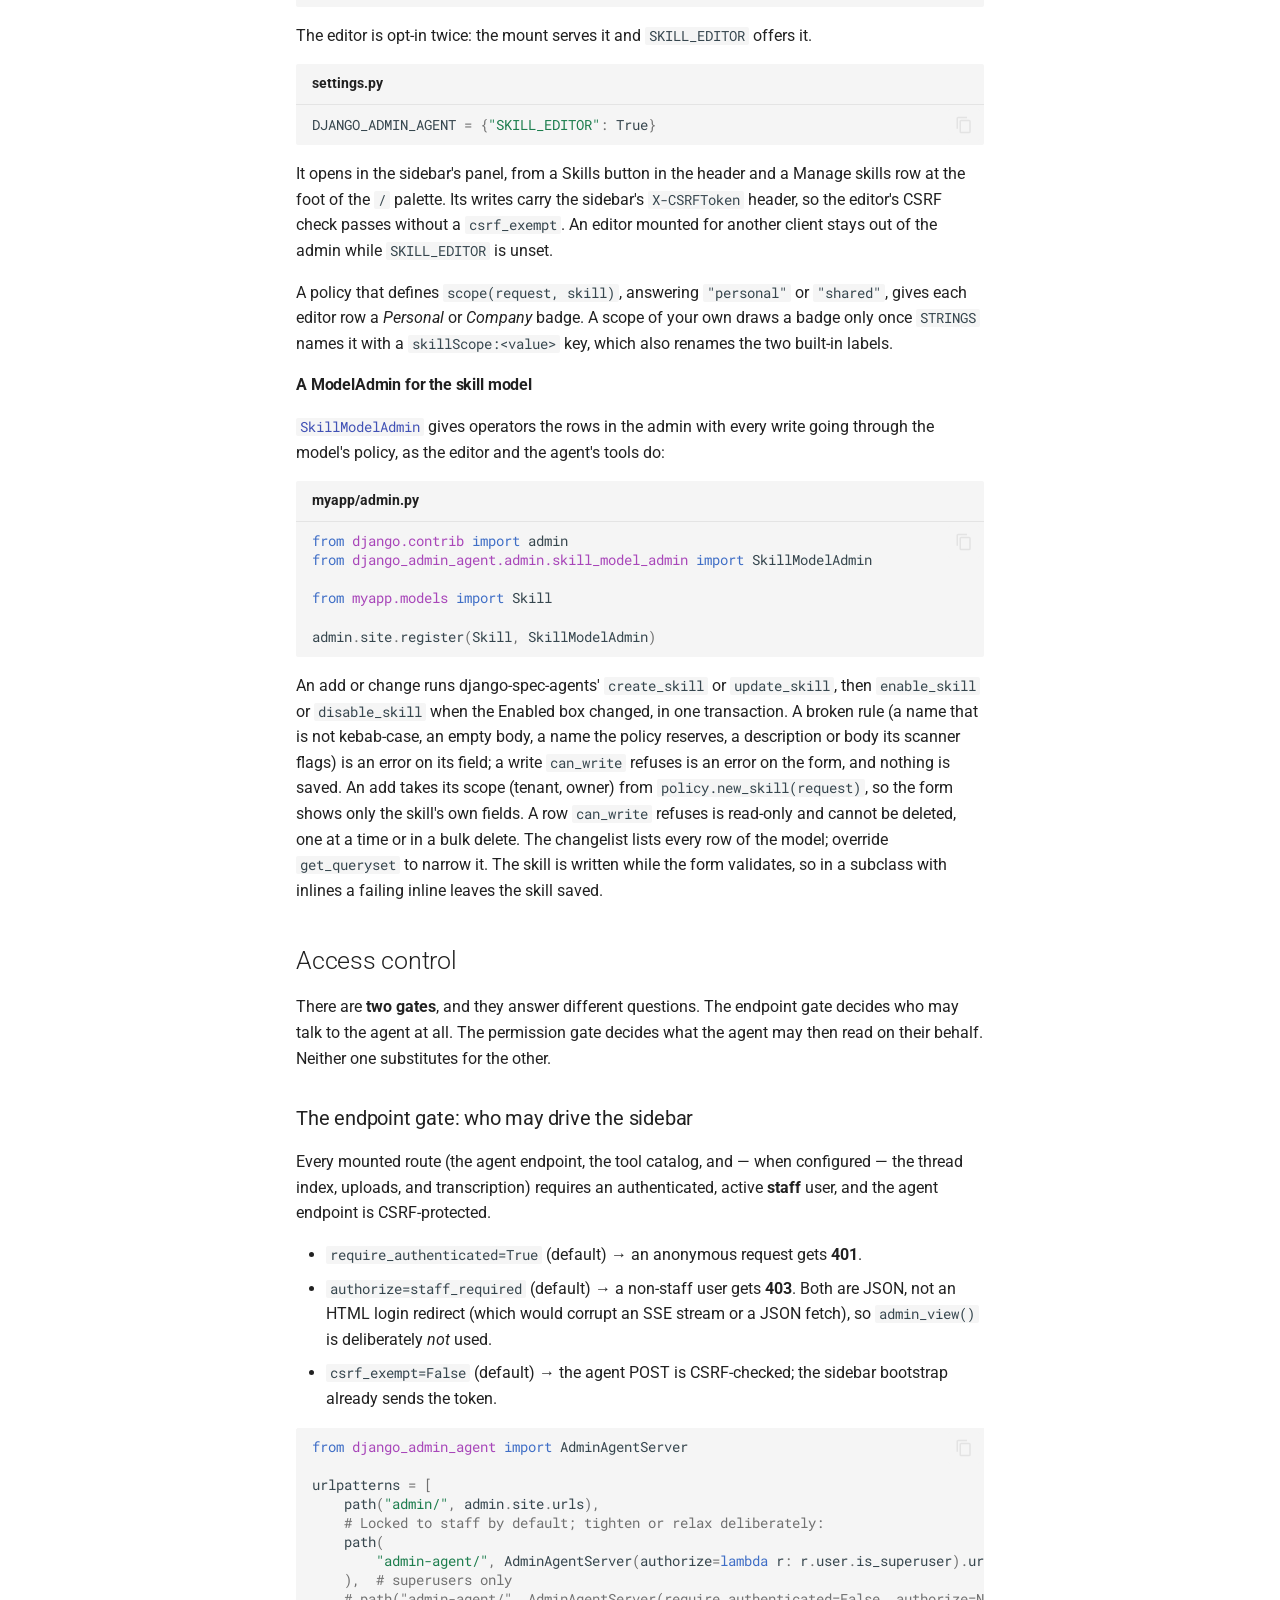
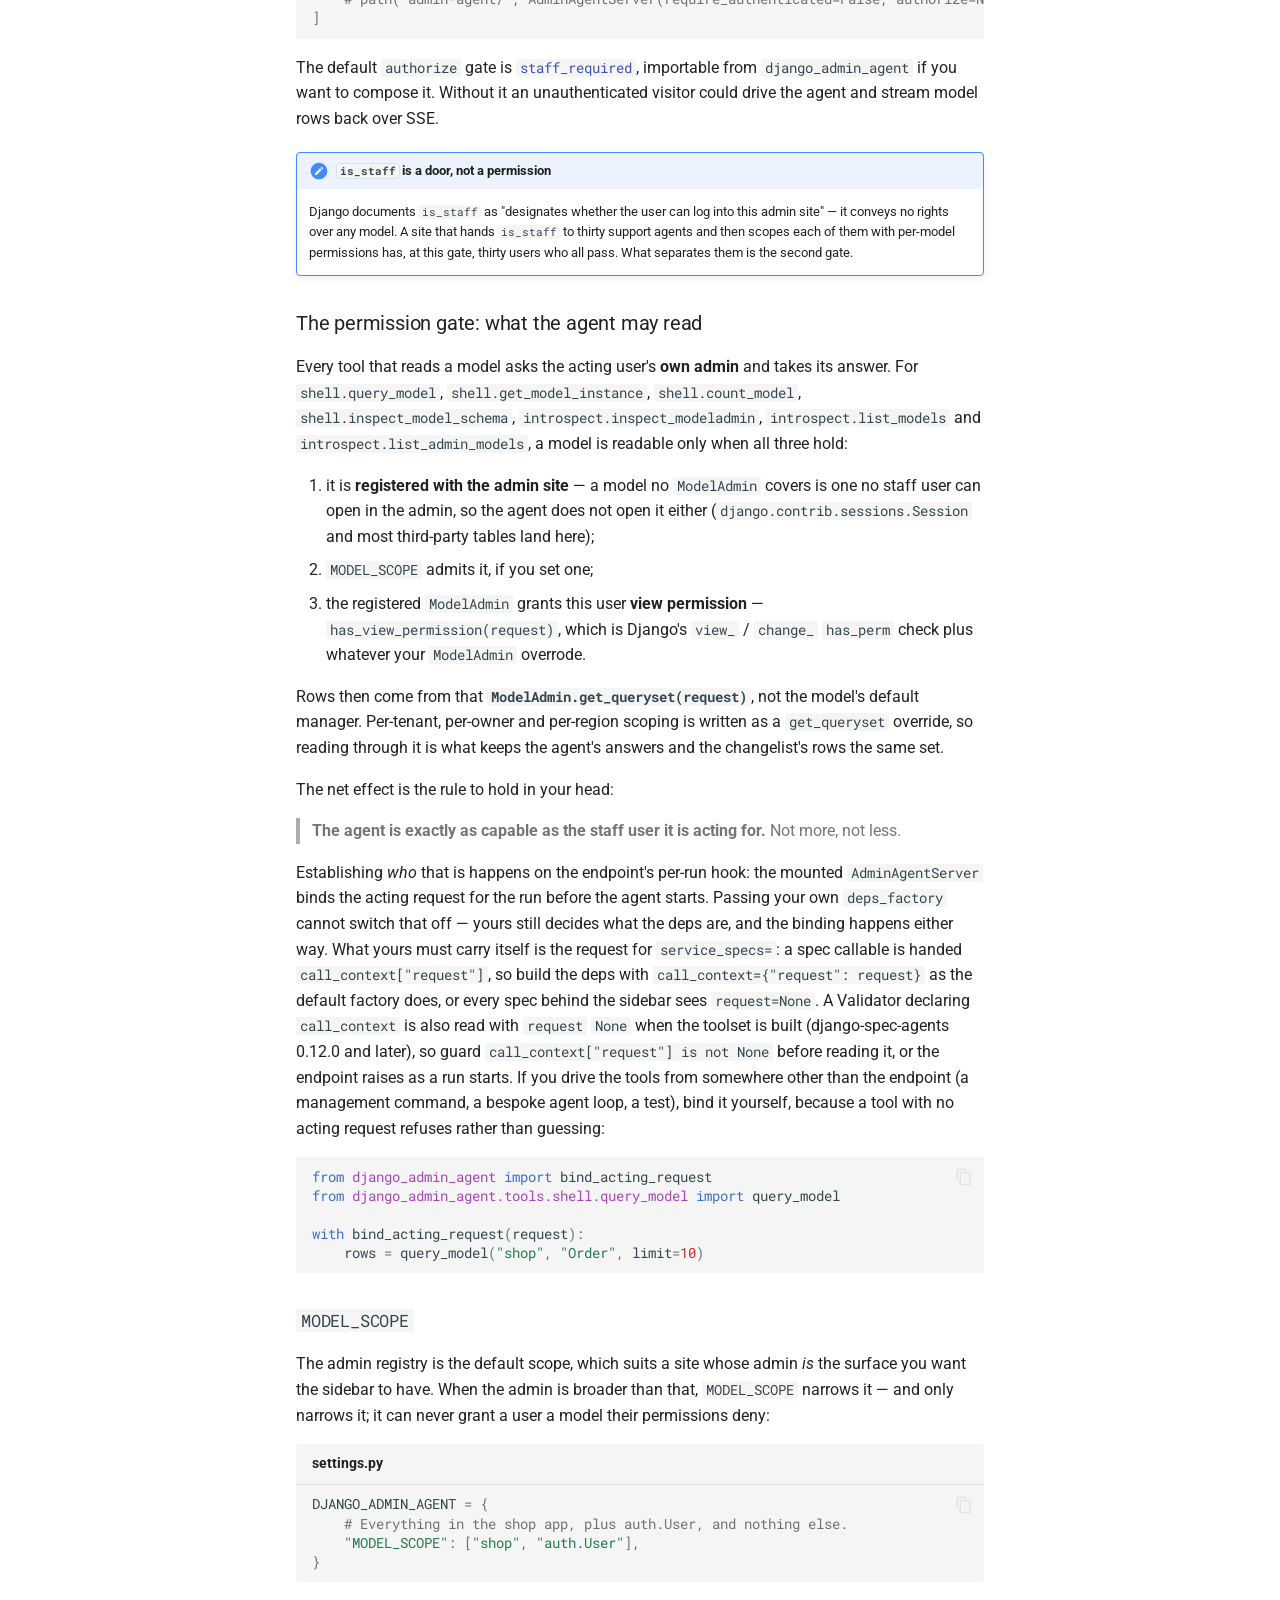
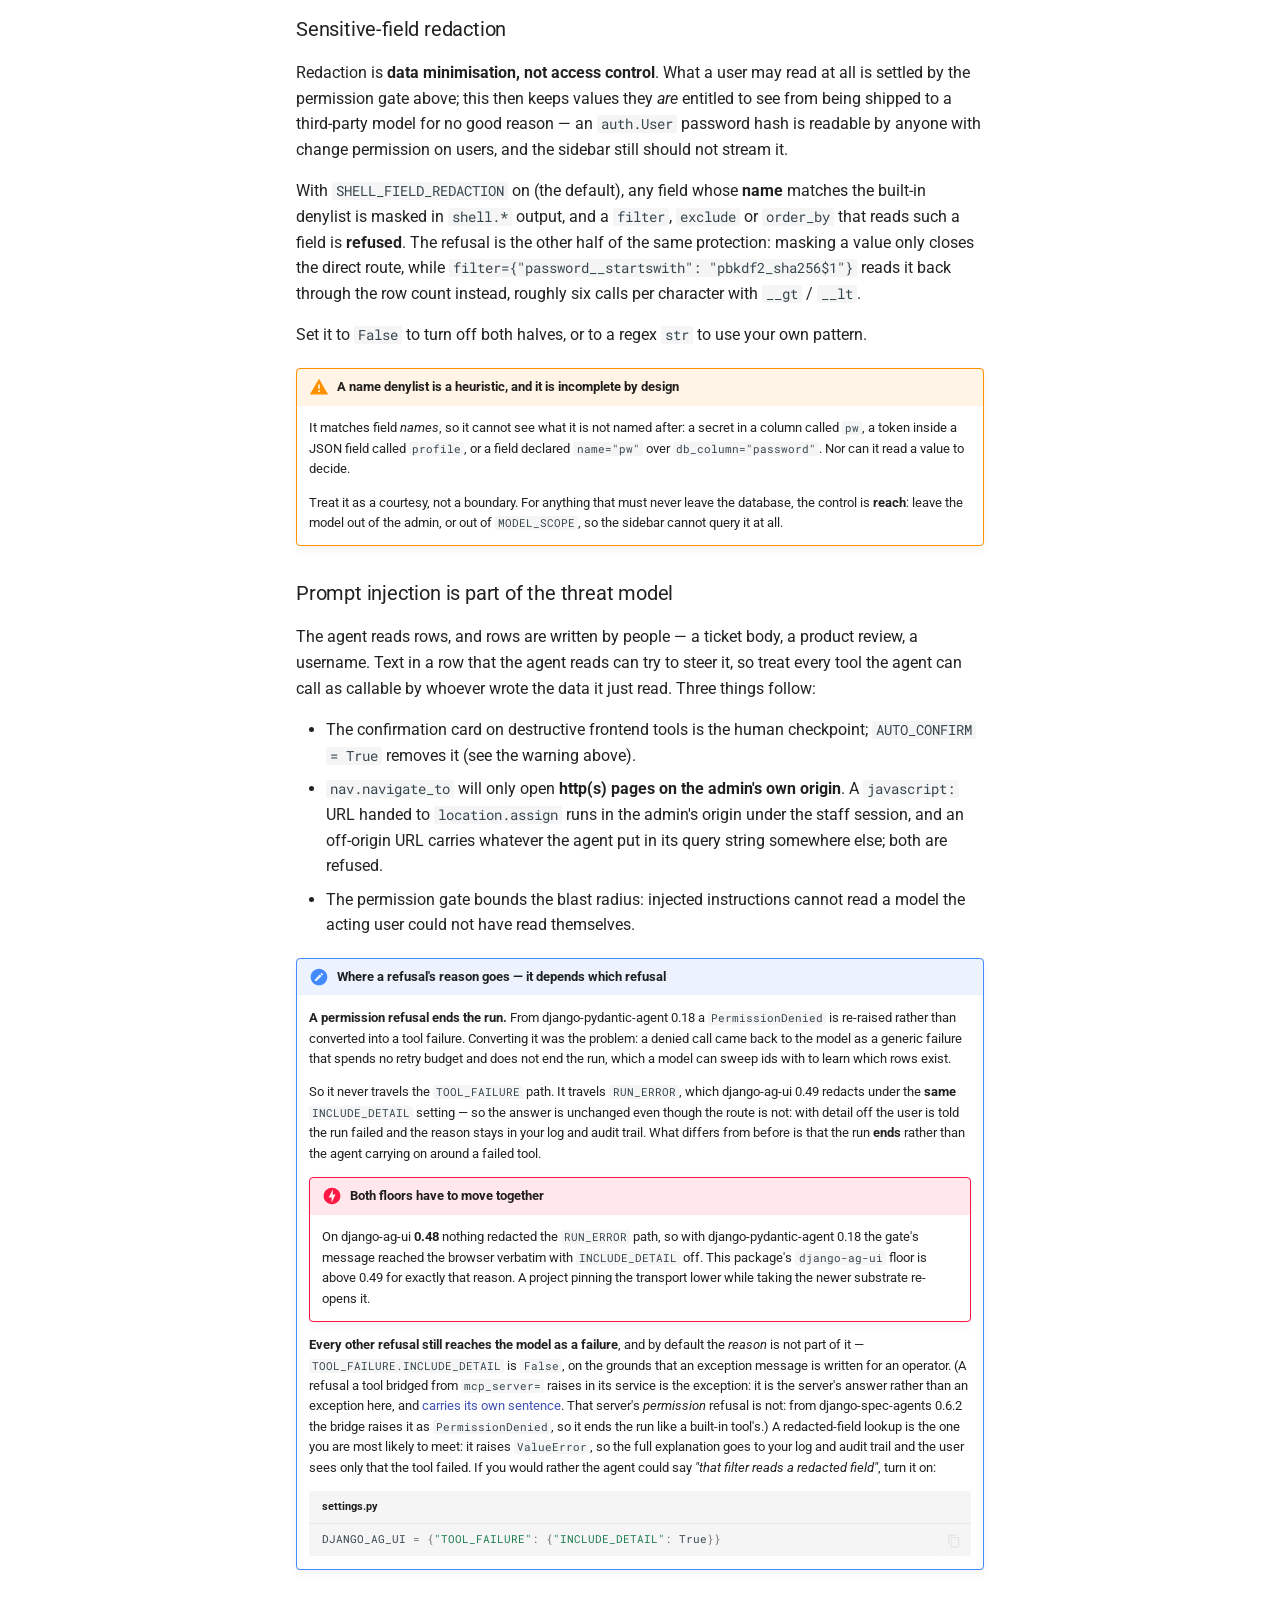
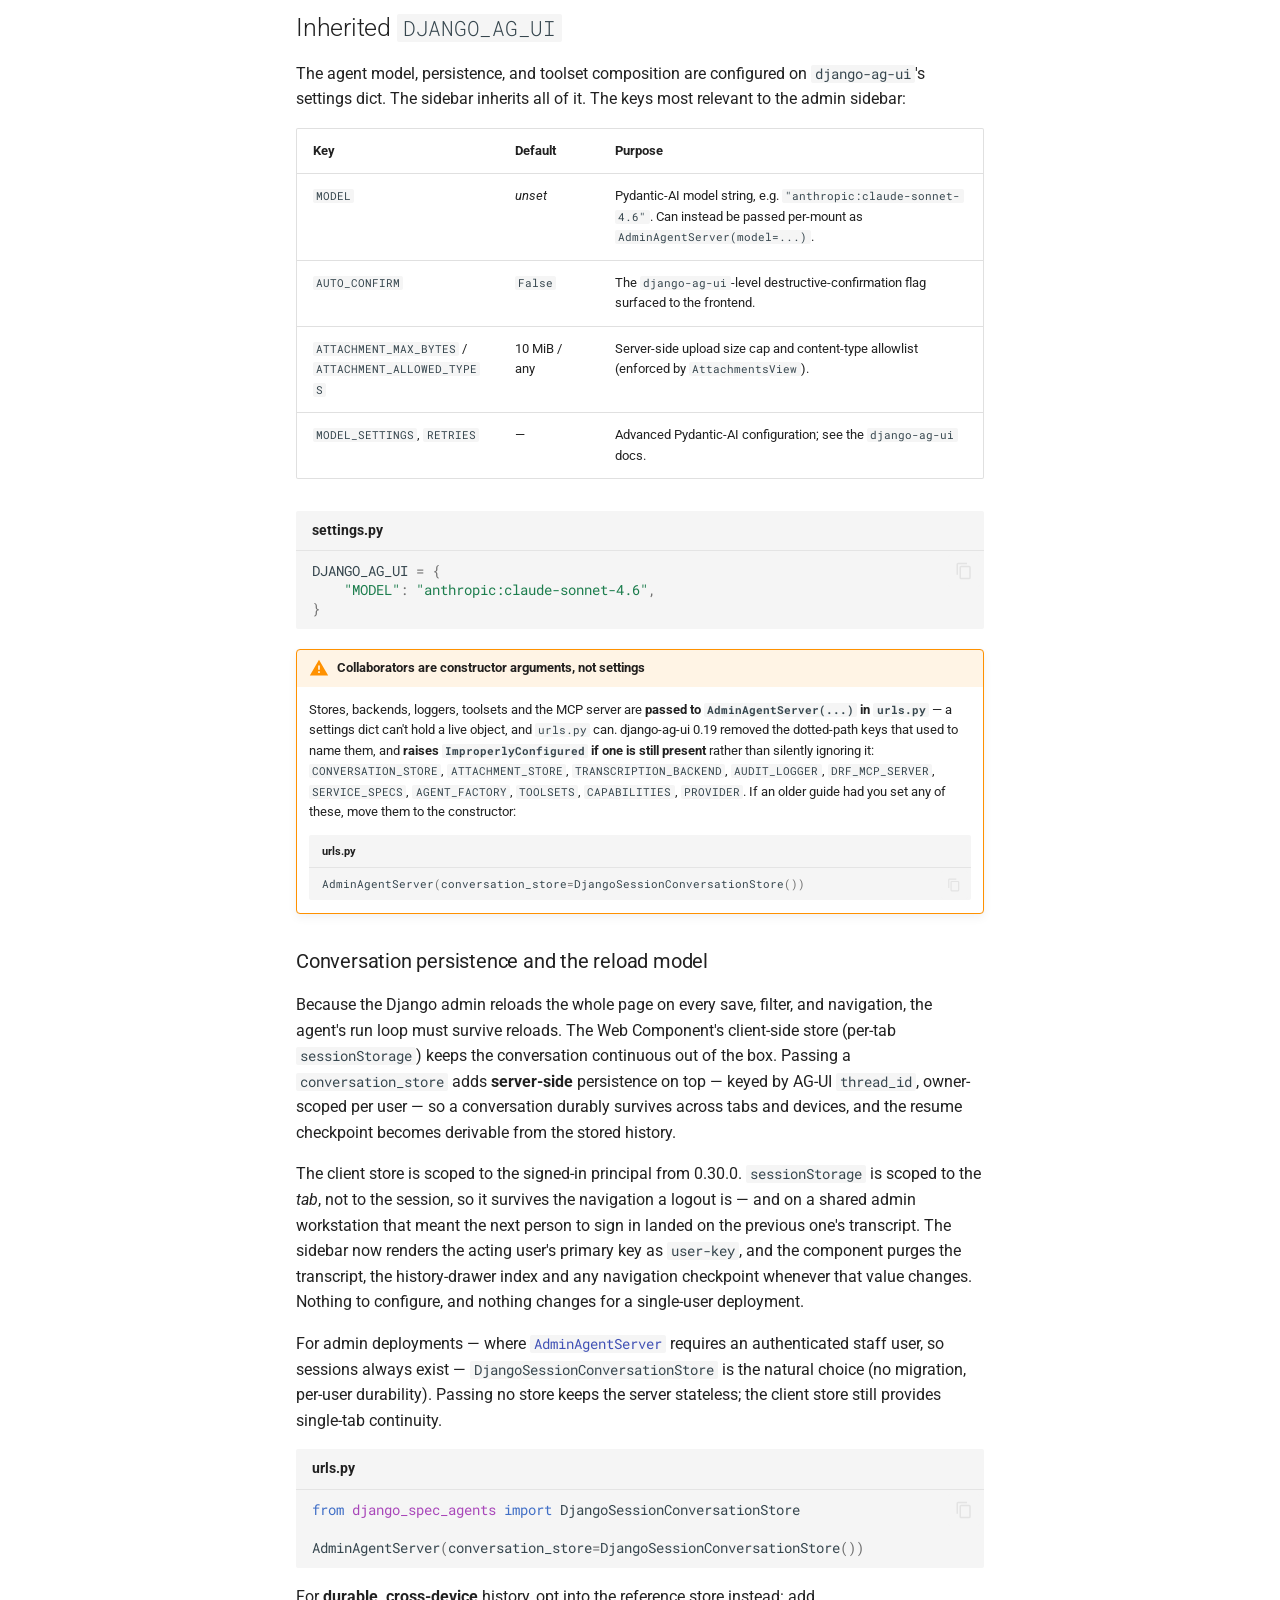
<file: configuration/index.html>
<!doctype html>
<html lang="en" class="no-js">
  <head>
    
      <meta charset="utf-8">
      <meta name="viewport" content="width=device-width,initial-scale=1">
      
        <meta name="description" content="An always-present chat-agent sidebar in the Django admin, built on django-ag-ui and the agents-web-components chat element.">
      
      
      
        <link rel="canonical" href="https://artui.github.io/django-admin-agent/configuration/">
      
      
        <link rel="prev" href="../installation/">
      
      
        <link rel="next" href="../tools/">
      
      
        
      
      
      <link rel="icon" href="../assets/images/favicon.png">
      <meta name="generator" content="mkdocs-1.6.1, mkdocs-material-9.8.1">
    
    
      
        <title>Configuration - django-admin-agent</title>
      
    
    
      <link rel="stylesheet" href="../assets/stylesheets/main.57a0d79d.min.css">
      
        
        <link rel="stylesheet" href="../assets/stylesheets/palette.fb2fffe2.min.css">
      
      


    
    
      
    
    
      
        
        
        <link rel="preconnect" href="https://fonts.gstatic.com" crossorigin>
        <link rel="stylesheet" href="https://fonts.googleapis.com/css?family=Roboto:300,300i,400,400i,700,700i%7CRoboto+Mono:400,400i,700,700i&display=fallback">
        <style>:root{--md-text-font:"Roboto";--md-code-font:"Roboto Mono"}</style>
      
    
    
      <link rel="stylesheet" href="../assets/_mkdocstrings.css">
    
    <script>__md_scope=new URL("..",location),__md_hash=e=>[...e].reduce(((e,_)=>(e<<5)-e+_.charCodeAt(0)),0),__md_get=(e,_=localStorage,t=__md_scope)=>JSON.parse(_.getItem(t.pathname+"."+e)),__md_set=(e,_,t=localStorage,a=__md_scope)=>{try{t.setItem(a.pathname+"."+e,JSON.stringify(_))}catch(e){}}</script>
    
      

    
    
  </head>
  
  
    
    
      
    
    
    
    
    <body dir="ltr" data-md-color-scheme="default" data-md-color-primary="indigo" data-md-color-accent="indigo">
  
    
    <input class="md-toggle" data-md-toggle="drawer" type="checkbox" id="__drawer" autocomplete="off">
    <input class="md-toggle" data-md-toggle="search" type="checkbox" id="__search" autocomplete="off">
    <label class="md-overlay" for="__drawer"></label>
    <div data-md-component="skip">
      
        
        <a href="#configuration" class="md-skip">
          Skip to content
        </a>
      
    </div>
    <div data-md-component="announce">
      
    </div>
    
    
      

  

<header class="md-header md-header--shadow" data-md-component="header">
  <nav class="md-header__inner md-grid" aria-label="Header">
    <a href=".." title="django-admin-agent" class="md-header__button md-logo" aria-label="django-admin-agent" data-md-component="logo">
      
  
  <svg xmlns="http://www.w3.org/2000/svg" viewBox="0 0 24 24"><path d="M12 8a3 3 0 0 0 3-3 3 3 0 0 0-3-3 3 3 0 0 0-3 3 3 3 0 0 0 3 3m0 3.54C9.64 9.35 6.5 8 3 8v11c3.5 0 6.64 1.35 9 3.54 2.36-2.19 5.5-3.54 9-3.54V8c-3.5 0-6.64 1.35-9 3.54"/></svg>

    </a>
    <label class="md-header__button md-icon" for="__drawer">
      
      <svg xmlns="http://www.w3.org/2000/svg" viewBox="0 0 24 24"><path d="M3 6h18v2H3zm0 5h18v2H3zm0 5h18v2H3z"/></svg>
    </label>
    <div class="md-header__title" data-md-component="header-title">
      <div class="md-header__ellipsis">
        <div class="md-header__topic">
          <span class="md-ellipsis">
            django-admin-agent
          </span>
        </div>
        <div class="md-header__topic" data-md-component="header-topic">
          <span class="md-ellipsis">
            
              Configuration
            
          </span>
        </div>
      </div>
    </div>
    
      
        <form class="md-header__option" data-md-component="palette">
  
    
    
    
    <input class="md-option" data-md-color-media="(prefers-color-scheme: light)" data-md-color-scheme="default" data-md-color-primary="indigo" data-md-color-accent="indigo"  aria-label="Switch to dark mode"  type="radio" name="__palette" id="__palette_0">
    
      <label class="md-header__button md-icon" title="Switch to dark mode" for="__palette_1" hidden>
        <svg xmlns="http://www.w3.org/2000/svg" viewBox="0 0 24 24"><path d="M12 7a5 5 0 0 1 5 5 5 5 0 0 1-5 5 5 5 0 0 1-5-5 5 5 0 0 1 5-5m0 2a3 3 0 0 0-3 3 3 3 0 0 0 3 3 3 3 0 0 0 3-3 3 3 0 0 0-3-3m0-7 2.39 3.42C13.65 5.15 12.84 5 12 5s-1.65.15-2.39.42zM3.34 7l4.16-.35A7.2 7.2 0 0 0 5.94 8.5c-.44.74-.69 1.5-.83 2.29zm.02 10 1.76-3.77a7.131 7.131 0 0 0 2.38 4.14zM20.65 7l-1.77 3.79a7.02 7.02 0 0 0-2.38-4.15zm-.01 10-4.14.36c.59-.51 1.12-1.14 1.54-1.86.42-.73.69-1.5.83-2.29zM12 22l-2.41-3.44c.74.27 1.55.44 2.41.44.82 0 1.63-.17 2.37-.44z"/></svg>
      </label>
    
  
    
    
    
    <input class="md-option" data-md-color-media="(prefers-color-scheme: dark)" data-md-color-scheme="slate" data-md-color-primary="indigo" data-md-color-accent="indigo"  aria-label="Switch to light mode"  type="radio" name="__palette" id="__palette_1">
    
      <label class="md-header__button md-icon" title="Switch to light mode" for="__palette_0" hidden>
        <svg xmlns="http://www.w3.org/2000/svg" viewBox="0 0 24 24"><path d="m17.75 4.09-2.53 1.94.91 3.06-2.63-1.81-2.63 1.81.91-3.06-2.53-1.94L12.44 4l1.06-3 1.06 3zm3.5 6.91-1.64 1.25.59 1.98-1.7-1.17-1.7 1.17.59-1.98L15.75 11l2.06-.05L18.5 9l.69 1.95zm-2.28 4.95c.83-.08 1.72 1.1 1.19 1.85-.32.45-.66.87-1.08 1.27C15.17 23 8.84 23 4.94 19.07c-3.91-3.9-3.91-10.24 0-14.14.4-.4.82-.76 1.27-1.08.75-.53 1.93.36 1.85 1.19-.27 2.86.69 5.83 2.89 8.02a9.96 9.96 0 0 0 8.02 2.89m-1.64 2.02a12.08 12.08 0 0 1-7.8-3.47c-2.17-2.19-3.33-5-3.49-7.82-2.81 3.14-2.7 7.96.31 10.98 3.02 3.01 7.84 3.12 10.98.31"/></svg>
      </label>
    
  
</form>
      
    
    
      <script>var palette=__md_get("__palette");if(palette&&palette.color){if("(prefers-color-scheme)"===palette.color.media){var media=matchMedia("(prefers-color-scheme: light)"),input=document.querySelector(media.matches?"[data-md-color-media='(prefers-color-scheme: light)']":"[data-md-color-media='(prefers-color-scheme: dark)']");palette.color.media=input.getAttribute("data-md-color-media"),palette.color.scheme=input.getAttribute("data-md-color-scheme"),palette.color.primary=input.getAttribute("data-md-color-primary"),palette.color.accent=input.getAttribute("data-md-color-accent")}for(var[key,value]of Object.entries(palette.color))document.body.setAttribute("data-md-color-"+key,value)}</script>
    
    
    
      
      
        <label class="md-header__button md-icon" for="__search">
          
          <svg xmlns="http://www.w3.org/2000/svg" viewBox="0 0 24 24"><path d="M9.5 3A6.5 6.5 0 0 1 16 9.5c0 1.61-.59 3.09-1.56 4.23l.27.27h.79l5 5-1.5 1.5-5-5v-.79l-.27-.27A6.52 6.52 0 0 1 9.5 16 6.5 6.5 0 0 1 3 9.5 6.5 6.5 0 0 1 9.5 3m0 2C7 5 5 7 5 9.5S7 14 9.5 14 14 12 14 9.5 12 5 9.5 5"/></svg>
        </label>
        <div class="md-search" data-md-component="search" role="dialog">
  <label class="md-search__overlay" for="__search"></label>
  <div class="md-search__inner" role="search">
    <form class="md-search__form" name="search">
      <input type="text" class="md-search__input" name="query" aria-label="Search" placeholder="Search" autocapitalize="off" autocorrect="off" autocomplete="off" spellcheck="false" data-md-component="search-query" required>
      <label class="md-search__icon md-icon" for="__search">
        
        <svg xmlns="http://www.w3.org/2000/svg" viewBox="0 0 24 24"><path d="M9.5 3A6.5 6.5 0 0 1 16 9.5c0 1.61-.59 3.09-1.56 4.23l.27.27h.79l5 5-1.5 1.5-5-5v-.79l-.27-.27A6.52 6.52 0 0 1 9.5 16 6.5 6.5 0 0 1 3 9.5 6.5 6.5 0 0 1 9.5 3m0 2C7 5 5 7 5 9.5S7 14 9.5 14 14 12 14 9.5 12 5 9.5 5"/></svg>
        
        <svg xmlns="http://www.w3.org/2000/svg" viewBox="0 0 24 24"><path d="M20 11v2H8l5.5 5.5-1.42 1.42L4.16 12l7.92-7.92L13.5 5.5 8 11z"/></svg>
      </label>
      <nav class="md-search__options" aria-label="Search">
        
          <a href="javascript:void(0)" class="md-search__icon md-icon" title="Share" aria-label="Share" data-clipboard data-clipboard-text="" data-md-component="search-share" tabindex="-1">
            
            <svg xmlns="http://www.w3.org/2000/svg" viewBox="0 0 24 24"><path d="M18 16.08c-.76 0-1.44.3-1.96.77L8.91 12.7c.05-.23.09-.46.09-.7s-.04-.47-.09-.7l7.05-4.11c.54.5 1.25.81 2.04.81a3 3 0 0 0 3-3 3 3 0 0 0-3-3 3 3 0 0 0-3 3c0 .24.04.47.09.7L8.04 9.81C7.5 9.31 6.79 9 6 9a3 3 0 0 0-3 3 3 3 0 0 0 3 3c.79 0 1.5-.31 2.04-.81l7.12 4.15c-.05.21-.08.43-.08.66 0 1.61 1.31 2.91 2.92 2.91s2.92-1.3 2.92-2.91A2.92 2.92 0 0 0 18 16.08"/></svg>
          </a>
        
        <button type="reset" class="md-search__icon md-icon" title="Clear" aria-label="Clear" tabindex="-1">
          
          <svg xmlns="http://www.w3.org/2000/svg" viewBox="0 0 24 24"><path d="M19 6.41 17.59 5 12 10.59 6.41 5 5 6.41 10.59 12 5 17.59 6.41 19 12 13.41 17.59 19 19 17.59 13.41 12z"/></svg>
        </button>
      </nav>
      
        <div class="md-search__suggest" data-md-component="search-suggest"></div>
      
    </form>
    <div class="md-search__output">
      <div class="md-search__scrollwrap" tabindex="0" data-md-scrollfix>
        <div class="md-search-result" data-md-component="search-result">
          <div class="md-search-result__meta">
            Initializing search
          </div>
          <ol class="md-search-result__list" role="presentation"></ol>
        </div>
      </div>
    </div>
  </div>
</div>
      
    
    
      <div class="md-header__source">
        <a href="https://github.com/Artui/django-admin-agent" title="Go to repository" class="md-source" data-md-component="source">
  <div class="md-source__icon md-icon">
    
    <svg xmlns="http://www.w3.org/2000/svg" viewBox="0 0 448 512"><!--! Font Awesome Free 7.1.0 by @fontawesome - https://fontawesome.com License - https://fontawesome.com/license/free (Icons: CC BY 4.0, Fonts: SIL OFL 1.1, Code: MIT License) Copyright 2025 Fonticons, Inc.--><path d="M439.6 236.1 244 40.5c-5.4-5.5-12.8-8.5-20.4-8.5s-15 3-20.4 8.4L162.5 81l51.5 51.5c27.1-9.1 52.7 16.8 43.4 43.7l49.7 49.7c34.2-11.8 61.2 31 35.5 56.7-26.5 26.5-70.2-2.9-56-37.3L240.3 199v121.9c25.3 12.5 22.3 41.8 9.1 55-6.4 6.4-15.2 10.1-24.3 10.1s-17.8-3.6-24.3-10.1c-17.6-17.6-11.1-46.9 11.2-56v-123c-20.8-8.5-24.6-30.7-18.6-45L142.6 101 8.5 235.1C3 240.6 0 247.9 0 255.5s3 15 8.5 20.4l195.6 195.7c5.4 5.4 12.7 8.4 20.4 8.4s15-3 20.4-8.4l194.7-194.7c5.4-5.4 8.4-12.8 8.4-20.4s-3-15-8.4-20.4"/></svg>
  </div>
  <div class="md-source__repository">
    Artui/django-admin-agent
  </div>
</a>
      </div>
    
  </nav>
  
</header>
    
    <div class="md-container" data-md-component="container">
      
      
        
          
        
      
      <main class="md-main" data-md-component="main">
        <div class="md-main__inner md-grid">
          
            
              
              <div class="md-sidebar md-sidebar--primary" data-md-component="sidebar" data-md-type="navigation" >
                <div class="md-sidebar__scrollwrap">
                  <div class="md-sidebar__inner">
                    



<nav class="md-nav md-nav--primary" aria-label="Navigation" data-md-level="0">
  <label class="md-nav__title" for="__drawer">
    <a href=".." title="django-admin-agent" class="md-nav__button md-logo" aria-label="django-admin-agent" data-md-component="logo">
      
  
  <svg xmlns="http://www.w3.org/2000/svg" viewBox="0 0 24 24"><path d="M12 8a3 3 0 0 0 3-3 3 3 0 0 0-3-3 3 3 0 0 0-3 3 3 3 0 0 0 3 3m0 3.54C9.64 9.35 6.5 8 3 8v11c3.5 0 6.64 1.35 9 3.54 2.36-2.19 5.5-3.54 9-3.54V8c-3.5 0-6.64 1.35-9 3.54"/></svg>

    </a>
    django-admin-agent
  </label>
  
    <div class="md-nav__source">
      <a href="https://github.com/Artui/django-admin-agent" title="Go to repository" class="md-source" data-md-component="source">
  <div class="md-source__icon md-icon">
    
    <svg xmlns="http://www.w3.org/2000/svg" viewBox="0 0 448 512"><!--! Font Awesome Free 7.1.0 by @fontawesome - https://fontawesome.com License - https://fontawesome.com/license/free (Icons: CC BY 4.0, Fonts: SIL OFL 1.1, Code: MIT License) Copyright 2025 Fonticons, Inc.--><path d="M439.6 236.1 244 40.5c-5.4-5.5-12.8-8.5-20.4-8.5s-15 3-20.4 8.4L162.5 81l51.5 51.5c27.1-9.1 52.7 16.8 43.4 43.7l49.7 49.7c34.2-11.8 61.2 31 35.5 56.7-26.5 26.5-70.2-2.9-56-37.3L240.3 199v121.9c25.3 12.5 22.3 41.8 9.1 55-6.4 6.4-15.2 10.1-24.3 10.1s-17.8-3.6-24.3-10.1c-17.6-17.6-11.1-46.9 11.2-56v-123c-20.8-8.5-24.6-30.7-18.6-45L142.6 101 8.5 235.1C3 240.6 0 247.9 0 255.5s3 15 8.5 20.4l195.6 195.7c5.4 5.4 12.7 8.4 20.4 8.4s15-3 20.4-8.4l194.7-194.7c5.4-5.4 8.4-12.8 8.4-20.4s-3-15-8.4-20.4"/></svg>
  </div>
  <div class="md-source__repository">
    Artui/django-admin-agent
  </div>
</a>
    </div>
  
  <ul class="md-nav__list" data-md-scrollfix>
    
      
      
  
  
  
  
    <li class="md-nav__item">
      <a href=".." class="md-nav__link">
        
  
  
  <span class="md-ellipsis">
    
  
    Home
  

    
  </span>
  
  

      </a>
    </li>
  

    
      
      
  
  
  
  
    <li class="md-nav__item">
      <a href="../installation/" class="md-nav__link">
        
  
  
  <span class="md-ellipsis">
    
  
    Installation & setup
  

    
  </span>
  
  

      </a>
    </li>
  

    
      
      
  
  
    
  
  
  
    <li class="md-nav__item md-nav__item--active">
      
      <input class="md-nav__toggle md-toggle" type="checkbox" id="__toc">
      
      
        
      
      
        <label class="md-nav__link md-nav__link--active" for="__toc">
          
  
  
  <span class="md-ellipsis">
    
  
    Configuration
  

    
  </span>
  
  

          <span class="md-nav__icon md-icon"></span>
        </label>
      
      <a href="./" class="md-nav__link md-nav__link--active">
        
  
  
  <span class="md-ellipsis">
    
  
    Configuration
  

    
  </span>
  
  

      </a>
      
        

<nav class="md-nav md-nav--secondary" aria-label="Table of contents">
  
  
  
    
  
  
    <label class="md-nav__title" for="__toc">
      <span class="md-nav__icon md-icon"></span>
      Table of contents
    </label>
    <ul class="md-nav__list" data-md-component="toc" data-md-scrollfix>
      
        <li class="md-nav__item">
  <a href="#django_admin_agent" class="md-nav__link">
    <span class="md-ellipsis">
      
        DJANGO_ADMIN_AGENT
      
    </span>
  </a>
  
    <nav class="md-nav" aria-label="DJANGO_ADMIN_AGENT">
      <ul class="md-nav__list">
        
          <li class="md-nav__item">
  <a href="#presentation" class="md-nav__link">
    <span class="md-ellipsis">
      
        Presentation
      
    </span>
  </a>
  
</li>
        
          <li class="md-nav__item">
  <a href="#the-bottom-bar" class="md-nav__link">
    <span class="md-ellipsis">
      
        The bottom bar
      
    </span>
  </a>
  
</li>
        
          <li class="md-nav__item">
  <a href="#colours" class="md-nav__link">
    <span class="md-ellipsis">
      
        Colours
      
    </span>
  </a>
  
</li>
        
          <li class="md-nav__item">
  <a href="#skills" class="md-nav__link">
    <span class="md-ellipsis">
      
        Skills
      
    </span>
  </a>
  
</li>
        
          <li class="md-nav__item">
  <a href="#stored-skills" class="md-nav__link">
    <span class="md-ellipsis">
      
        Stored skills
      
    </span>
  </a>
  
    <nav class="md-nav" aria-label="Stored skills">
      <ul class="md-nav__list">
        
          <li class="md-nav__item">
  <a href="#a-modeladmin-for-the-skill-model" class="md-nav__link">
    <span class="md-ellipsis">
      
        A ModelAdmin for the skill model
      
    </span>
  </a>
  
</li>
        
      </ul>
    </nav>
  
</li>
        
      </ul>
    </nav>
  
</li>
      
        <li class="md-nav__item">
  <a href="#access-control" class="md-nav__link">
    <span class="md-ellipsis">
      
        Access control
      
    </span>
  </a>
  
    <nav class="md-nav" aria-label="Access control">
      <ul class="md-nav__list">
        
          <li class="md-nav__item">
  <a href="#the-endpoint-gate-who-may-drive-the-sidebar" class="md-nav__link">
    <span class="md-ellipsis">
      
        The endpoint gate: who may drive the sidebar
      
    </span>
  </a>
  
</li>
        
          <li class="md-nav__item">
  <a href="#the-permission-gate-what-the-agent-may-read" class="md-nav__link">
    <span class="md-ellipsis">
      
        The permission gate: what the agent may read
      
    </span>
  </a>
  
</li>
        
          <li class="md-nav__item">
  <a href="#model_scope" class="md-nav__link">
    <span class="md-ellipsis">
      
        MODEL_SCOPE
      
    </span>
  </a>
  
</li>
        
          <li class="md-nav__item">
  <a href="#sensitive-field-redaction" class="md-nav__link">
    <span class="md-ellipsis">
      
        Sensitive-field redaction
      
    </span>
  </a>
  
</li>
        
          <li class="md-nav__item">
  <a href="#prompt-injection-is-part-of-the-threat-model" class="md-nav__link">
    <span class="md-ellipsis">
      
        Prompt injection is part of the threat model
      
    </span>
  </a>
  
</li>
        
      </ul>
    </nav>
  
</li>
      
        <li class="md-nav__item">
  <a href="#inherited-django_ag_ui" class="md-nav__link">
    <span class="md-ellipsis">
      
        Inherited DJANGO_AG_UI
      
    </span>
  </a>
  
    <nav class="md-nav" aria-label="Inherited DJANGO_AG_UI">
      <ul class="md-nav__list">
        
          <li class="md-nav__item">
  <a href="#conversation-persistence-and-the-reload-model" class="md-nav__link">
    <span class="md-ellipsis">
      
        Conversation persistence and the reload model
      
    </span>
  </a>
  
</li>
        
          <li class="md-nav__item">
  <a href="#the-chat-history-drawer" class="md-nav__link">
    <span class="md-ellipsis">
      
        The chat-history drawer
      
    </span>
  </a>
  
</li>
        
          <li class="md-nav__item">
  <a href="#continuing-a-run" class="md-nav__link">
    <span class="md-ellipsis">
      
        Continuing a run
      
    </span>
  </a>
  
</li>
        
          <li class="md-nav__item">
  <a href="#delegated-tasks" class="md-nav__link">
    <span class="md-ellipsis">
      
        Delegated tasks
      
    </span>
  </a>
  
</li>
        
          <li class="md-nav__item">
  <a href="#routines" class="md-nav__link">
    <span class="md-ellipsis">
      
        Routines
      
    </span>
  </a>
  
</li>
        
          <li class="md-nav__item">
  <a href="#file-uploads" class="md-nav__link">
    <span class="md-ellipsis">
      
        File uploads
      
    </span>
  </a>
  
</li>
        
          <li class="md-nav__item">
  <a href="#voice-input" class="md-nav__link">
    <span class="md-ellipsis">
      
        Voice input
      
    </span>
  </a>
  
</li>
        
          <li class="md-nav__item">
  <a href="#mcp_server-and-the-mcp-extra" class="md-nav__link">
    <span class="md-ellipsis">
      
        mcp_server= and the [mcp] extra
      
    </span>
  </a>
  
</li>
        
          <li class="md-nav__item">
  <a href="#mcp-apps-views" class="md-nav__link">
    <span class="md-ellipsis">
      
        MCP Apps views
      
    </span>
  </a>
  
</li>
        
      </ul>
    </nav>
  
</li>
      
    </ul>
  
</nav>
      
    </li>
  

    
      
      
  
  
  
  
    <li class="md-nav__item">
      <a href="../tools/" class="md-nav__link">
        
  
  
  <span class="md-ellipsis">
    
  
    Tool surface
  

    
  </span>
  
  

      </a>
    </li>
  

    
      
      
  
  
  
  
    <li class="md-nav__item">
      <a href="../admin-wiring/" class="md-nav__link">
        
  
  
  <span class="md-ellipsis">
    
  
    Admin wiring
  

    
  </span>
  
  

      </a>
    </li>
  

    
      
      
  
  
  
  
    <li class="md-nav__item">
      <a href="../unfold/" class="md-nav__link">
        
  
  
  <span class="md-ellipsis">
    
  
    Unfold & vanilla support
  

    
  </span>
  
  

      </a>
    </li>
  

    
      
      
  
  
  
  
    <li class="md-nav__item">
      <a href="../reference/" class="md-nav__link">
        
  
  
  <span class="md-ellipsis">
    
  
    API reference
  

    
  </span>
  
  

      </a>
    </li>
  

    
  </ul>
</nav>
                  </div>
                </div>
              </div>
            
            
              
              <div class="md-sidebar md-sidebar--secondary" data-md-component="sidebar" data-md-type="toc" >
                <div class="md-sidebar__scrollwrap">
                  <div class="md-sidebar__inner">
                    

<nav class="md-nav md-nav--secondary" aria-label="Table of contents">
  
  
  
    
  
  
    <label class="md-nav__title" for="__toc">
      <span class="md-nav__icon md-icon"></span>
      Table of contents
    </label>
    <ul class="md-nav__list" data-md-component="toc" data-md-scrollfix>
      
        <li class="md-nav__item">
  <a href="#django_admin_agent" class="md-nav__link">
    <span class="md-ellipsis">
      
        DJANGO_ADMIN_AGENT
      
    </span>
  </a>
  
    <nav class="md-nav" aria-label="DJANGO_ADMIN_AGENT">
      <ul class="md-nav__list">
        
          <li class="md-nav__item">
  <a href="#presentation" class="md-nav__link">
    <span class="md-ellipsis">
      
        Presentation
      
    </span>
  </a>
  
</li>
        
          <li class="md-nav__item">
  <a href="#the-bottom-bar" class="md-nav__link">
    <span class="md-ellipsis">
      
        The bottom bar
      
    </span>
  </a>
  
</li>
        
          <li class="md-nav__item">
  <a href="#colours" class="md-nav__link">
    <span class="md-ellipsis">
      
        Colours
      
    </span>
  </a>
  
</li>
        
          <li class="md-nav__item">
  <a href="#skills" class="md-nav__link">
    <span class="md-ellipsis">
      
        Skills
      
    </span>
  </a>
  
</li>
        
          <li class="md-nav__item">
  <a href="#stored-skills" class="md-nav__link">
    <span class="md-ellipsis">
      
        Stored skills
      
    </span>
  </a>
  
    <nav class="md-nav" aria-label="Stored skills">
      <ul class="md-nav__list">
        
          <li class="md-nav__item">
  <a href="#a-modeladmin-for-the-skill-model" class="md-nav__link">
    <span class="md-ellipsis">
      
        A ModelAdmin for the skill model
      
    </span>
  </a>
  
</li>
        
      </ul>
    </nav>
  
</li>
        
      </ul>
    </nav>
  
</li>
      
        <li class="md-nav__item">
  <a href="#access-control" class="md-nav__link">
    <span class="md-ellipsis">
      
        Access control
      
    </span>
  </a>
  
    <nav class="md-nav" aria-label="Access control">
      <ul class="md-nav__list">
        
          <li class="md-nav__item">
  <a href="#the-endpoint-gate-who-may-drive-the-sidebar" class="md-nav__link">
    <span class="md-ellipsis">
      
        The endpoint gate: who may drive the sidebar
      
    </span>
  </a>
  
</li>
        
          <li class="md-nav__item">
  <a href="#the-permission-gate-what-the-agent-may-read" class="md-nav__link">
    <span class="md-ellipsis">
      
        The permission gate: what the agent may read
      
    </span>
  </a>
  
</li>
        
          <li class="md-nav__item">
  <a href="#model_scope" class="md-nav__link">
    <span class="md-ellipsis">
      
        MODEL_SCOPE
      
    </span>
  </a>
  
</li>
        
          <li class="md-nav__item">
  <a href="#sensitive-field-redaction" class="md-nav__link">
    <span class="md-ellipsis">
      
        Sensitive-field redaction
      
    </span>
  </a>
  
</li>
        
          <li class="md-nav__item">
  <a href="#prompt-injection-is-part-of-the-threat-model" class="md-nav__link">
    <span class="md-ellipsis">
      
        Prompt injection is part of the threat model
      
    </span>
  </a>
  
</li>
        
      </ul>
    </nav>
  
</li>
      
        <li class="md-nav__item">
  <a href="#inherited-django_ag_ui" class="md-nav__link">
    <span class="md-ellipsis">
      
        Inherited DJANGO_AG_UI
      
    </span>
  </a>
  
    <nav class="md-nav" aria-label="Inherited DJANGO_AG_UI">
      <ul class="md-nav__list">
        
          <li class="md-nav__item">
  <a href="#conversation-persistence-and-the-reload-model" class="md-nav__link">
    <span class="md-ellipsis">
      
        Conversation persistence and the reload model
      
    </span>
  </a>
  
</li>
        
          <li class="md-nav__item">
  <a href="#the-chat-history-drawer" class="md-nav__link">
    <span class="md-ellipsis">
      
        The chat-history drawer
      
    </span>
  </a>
  
</li>
        
          <li class="md-nav__item">
  <a href="#continuing-a-run" class="md-nav__link">
    <span class="md-ellipsis">
      
        Continuing a run
      
    </span>
  </a>
  
</li>
        
          <li class="md-nav__item">
  <a href="#delegated-tasks" class="md-nav__link">
    <span class="md-ellipsis">
      
        Delegated tasks
      
    </span>
  </a>
  
</li>
        
          <li class="md-nav__item">
  <a href="#routines" class="md-nav__link">
    <span class="md-ellipsis">
      
        Routines
      
    </span>
  </a>
  
</li>
        
          <li class="md-nav__item">
  <a href="#file-uploads" class="md-nav__link">
    <span class="md-ellipsis">
      
        File uploads
      
    </span>
  </a>
  
</li>
        
          <li class="md-nav__item">
  <a href="#voice-input" class="md-nav__link">
    <span class="md-ellipsis">
      
        Voice input
      
    </span>
  </a>
  
</li>
        
          <li class="md-nav__item">
  <a href="#mcp_server-and-the-mcp-extra" class="md-nav__link">
    <span class="md-ellipsis">
      
        mcp_server= and the [mcp] extra
      
    </span>
  </a>
  
</li>
        
          <li class="md-nav__item">
  <a href="#mcp-apps-views" class="md-nav__link">
    <span class="md-ellipsis">
      
        MCP Apps views
      
    </span>
  </a>
  
</li>
        
      </ul>
    </nav>
  
</li>
      
    </ul>
  
</nav>
                  </div>
                </div>
              </div>
            
          
          
            <div class="md-content" data-md-component="content">
              
              <article class="md-content__inner md-typeset">
                
                  


  
    <a href="https://github.com/Artui/django-admin-agent/edit/main/docs/configuration.md" title="Edit this page" class="md-content__button md-icon" rel="edit">
      
      <svg xmlns="http://www.w3.org/2000/svg" viewBox="0 0 24 24"><path d="M10 20H6V4h7v5h5v3.1l2-2V8l-6-6H6c-1.1 0-2 .9-2 2v16c0 1.1.9 2 2 2h4zm10.2-7c.1 0 .3.1.4.2l1.3 1.3c.2.2.2.6 0 .8l-1 1-2.1-2.1 1-1c.1-.1.2-.2.4-.2m0 3.9L14.1 23H12v-2.1l6.1-6.1z"/></svg>
    </a>
  
  


<h1 id="configuration">Configuration<a class="headerlink" href="#configuration" title="Permanent link">&para;</a></h1>
<p>The sidebar reads two settings dicts: its own <code>DJANGO_ADMIN_AGENT</code> (admin
sidebar presentation + endpoint wiring) and the inherited <code>DJANGO_AG_UI</code> from
<a href="https://github.com/Artui/django-ag-ui"><code>django-ag-ui</code></a> (the agent model, the
conversation store, the optional MCP bridge, …). Both are read fresh on every
access, so test overrides and runtime changes take effect immediately.</p>
<h2 id="django_admin_agent"><code>DJANGO_ADMIN_AGENT</code><a class="headerlink" href="#django_admin_agent" title="Permanent link">&para;</a></h2>
<p>Read by <code>django_admin_agent.conf.get_settings()</code> into a frozen
<code>AdminAgentSettings</code> snapshot. All keys are optional.</p>
<table>
<thead>
<tr>
<th>Key</th>
<th>Default</th>
<th>Purpose</th>
</tr>
</thead>
<tbody>
<tr>
<td><code>TITLE</code></td>
<td><code>"Admin Copilot"</code></td>
<td>Header text shown on the sidebar chat panel.</td>
</tr>
<tr>
<td><code>AUTO_CONFIRM</code></td>
<td><code>False</code></td>
<td>When <code>True</code>, destructive frontend tools run without the confirmation modal. Passed to the Web Component as <code>autoConfirm</code>.</td>
</tr>
<tr>
<td><code>TOOL_DISPLAY</code></td>
<td><code>"grouped"</code></td>
<td>How tool calls are drawn: <code>"grouped"</code>, <code>"inline"</code>, <code>"minimal"</code>, <code>"compact"</code>, or <code>"full"</code>. Rendered as the <code>data-tool-display</code> attribute. <code>"grouped"</code> folds a run's consecutive calls into one "Worked through N steps" row, with the calls one click down, drawn as <code>TOOL_GROUP_DISPLAY</code> says; <code>"full"</code> keeps a card per call.</td>
</tr>
<tr>
<td><code>TOOL_GROUP_DISPLAY</code></td>
<td><code>"compact"</code></td>
<td>How an opened step group draws its calls under <code>TOOL_DISPLAY = "grouped"</code>: <code>"compact"</code>, <code>"full"</code>, <code>"minimal"</code>, or <code>"inline"</code>. Rendered as the <code>data-tool-group-display</code> attribute. <code>"compact"</code> draws one row per call, with its arguments and result behind the row's own toggle; <code>"full"</code> draws the full card per call that an opened group drew before 0.61.0. A confirmation is a card of its own outside the group, so it keeps its arguments and buttons in every mode. Ignored under the other four values of <code>TOOL_DISPLAY</code>.</td>
</tr>
<tr>
<td><code>MESSAGE_ACTIONS</code></td>
<td><code>"copy,retry"</code></td>
<td>Which per-message actions the sidebar offers, from <code>copy</code> / <code>retry</code> / <code>feedback</code>. Rendered as <code>data-message-actions</code>. Matches the component's own default from 0.31.0. The rating buttons fire an <code>ag-ui-feedback</code> event and store nothing by design, and nothing here listens for it. <strong>Set <code>"copy,retry,feedback"</code> once you have wired your own listener on the sidebar element</strong> — that is what this setting is for. The event's detail carries <code>content</code>, <code>rating</code>, <code>messageId</code> (the rated message's AG-UI id), <code>threadId</code>, and <code>runId</code> on a message that streamed live (absent on one restored from history). Key ratings by <code>threadId</code> and <code>messageId</code> together, never by <code>messageId</code> alone: from django-ag-ui 0.72.0 a fork keeps its source's message ids, and the sidebar mounts <code>fork/&lt;run_id&gt;/</code> whenever a step store is configured (see <a href="#continuing-a-run">Continuing a run</a>), so one id can name a message in two threads and a rating keyed by it alone merges the fork's ratings with its source's. The pair holds across a reload with the browser's per-tab storage, and with a <code>conversation_store</code> from django-ag-ui 0.68.3 or later, which stores messages under the ids the run streamed.</td>
</tr>
<tr>
<td><code>THEME</code></td>
<td><em>unset</em></td>
<td>Web Component theme: up to two words, a theme name (<code>"quiet"</code>, the default, <code>"soft"</code>, <code>"ledger"</code>, <code>"classic"</code>) and/or a scheme (<code>"light"</code>, <code>"dark"</code>, <code>"auto"</code>), such as <code>"soft dark"</code>. Rendered as the <code>theme</code> attribute; left off (Quiet) when unset. Without <code>"light"</code> or <code>"dark"</code> the panel follows the admin's light and dark, its system preference and its theme toggle; either word pins the panel to that scheme. <code>"auto"</code> follows the admin too where it writes <code>html[data-theme]</code>, and the system where it does not. The accent is not part of it: see <a href="#colours">Colours</a>.</td>
</tr>
<tr>
<td><code>DENSITY</code></td>
<td><em>unset</em></td>
<td>Layout density: <code>"comfortable"</code> or <code>"compact"</code>. Rendered as the <code>density</code> attribute; left off when unset.</td>
</tr>
<tr>
<td><code>PLACEMENT</code></td>
<td><em>unset</em></td>
<td>Where the panel sits: <code>"sidebar"</code>, <code>"embedded"</code>, <code>"page"</code>, or the older <code>"bottom-left"</code>, <code>"side"</code> and <code>"full"</code>. Rendered as the <code>placement</code> attribute; left off for the default floating bottom-right. <code>"sidebar"</code> is a full-height docked panel that collapses to an icon rail (pair it with <code>SIDE</code>); <code>"page"</code> is a full-screen route with no collapsed state at all, and greets the signed-in user by name over an empty conversation, with the composer centred beneath (the name is the one the admin header welcomes them by; see <a href="../admin-wiring/">Admin wiring</a>). The last three are no longer in the component's own documented four but still parse and still work.</td>
</tr>
<tr>
<td><code>TEXT_ANIMATION</code></td>
<td><em>unset</em></td>
<td>Incoming-text animation: <code>"none"</code>, <code>"fade"</code>, or <code>"word"</code>. Rendered as the <code>data-text-animation</code> attribute; left off (default <code>none</code>) when unset.</td>
</tr>
<tr>
<td><code>SIDE</code></td>
<td><em>unset</em></td>
<td>For <code>PLACEMENT="sidebar"</code>: which edge it docks to — <code>"left"</code> or <code>"right"</code>. Rendered as the <code>data-side</code> attribute; left off (component default, right) when unset.</td>
</tr>
<tr>
<td><code>THEME_TOGGLE</code></td>
<td><code>False</code></td>
<td>Show the Web Component's built-in light⇄dark header toggle (it flips only the scheme word of <code>theme</code>, so <code>"soft"</code> becomes <code>"soft dark"</code>, and saves only that word). Rendered as the <code>data-theme-toggle</code> attribute. The saved word pins the panel as a <code>THEME</code> scheme word does: see <a href="#colours">Colours</a>. Off by default, since the panel already follows the admin's own toggle.</td>
</tr>
<tr>
<td><code>CHAT_SURFACE_TOOLS</code></td>
<td><code>True</code></td>
<td>Whether the agent may move, minimise and restore its own panel -- four tools it calls to get out of the way of the page it is being asked about. Every move it makes is written into the transcript with an undo beside it. On by default, unlike <code>render_chart</code>: these reach the sidebar and nothing else, so the only cost is four tool definitions per request. <code>False</code> renders <code>data-chat-surface-tools="false"</code> and registers none of them, which is worth doing for a placement that owns its position and has no collapsed state.</td>
</tr>
<tr>
<td><code>START_OPEN</code></td>
<td><code>False</code></td>
<td>Whether a corner placement opens on a first visit rather than resting at its launcher. Rendered as the <code>data-start-open</code> attribute. From web component 0.35.0 the panel rests as a bubble on a first visit; before that it opened itself, so set this to <code>True</code> to keep the old behaviour. A user's own collapse or expand outlives it -- this decides only the first visit, and the stored preference wins after. Does nothing under <code>"sidebar"</code>, <code>"embedded"</code> or <code>"page"</code>, which have no collapsed state to rest in.</td>
</tr>
<tr>
<td><code>COLLAPSE_TO</code></td>
<td><em>unset</em></td>
<td>What a collapsed panel becomes. <code>"bar"</code> draws a strip along the bottom of the window in place of the round launcher, and the page makes room for it. Rendered as the <code>collapse-to</code> attribute; left off when unset, which leaves every placement as it is. <code>"bar"</code> is the only value, and any other reads as unset with no error. See <a href="#the-bottom-bar">The bottom bar</a>.</td>
</tr>
<tr>
<td><code>LAUNCHER_DRAG</code></td>
<td><code>True</code></td>
<td>Whether users may move the sidebar: drag the collapsed bubble around the screen, and drag the open panel by its header. <code>False</code> renders <code>data-launcher-drag="false"</code> and pins it where your CSS puts it. A docked <code>PLACEMENT</code> already fixes the position, so this is for the floating one and for the panel above <code>COLLAPSE_TO</code>'s bar: see <a href="#the-bottom-bar">The bottom bar</a>.</td>
</tr>
<tr>
<td><code>ICON_URL</code></td>
<td><em>unset</em></td>
<td>URL of a header/launcher icon image. Rendered as the <code>data-icon-url</code> attribute; left off (icon-less) when unset.</td>
</tr>
<tr>
<td><code>STRINGS</code></td>
<td><em>unset</em></td>
<td>Localized UI-string overrides for the Web Component (a partial dict merged over its English defaults). Rendered as the <code>data-strings</code> attribute (serialized JSON). Wrap values in <code>gettext_lazy</code> so the sidebar follows the admin's active language; left off when unset.</td>
</tr>
<tr>
<td><code>SKILLS</code></td>
<td><em>unset</em></td>
<td>Override for the slash-command / chip catalog (a list of <code>Skill</code> dicts). Leave unset to use the built-in admin catalog. See <a href="#skills">Skills</a>.</td>
</tr>
<tr>
<td><code>SKILL_EDITOR</code></td>
<td><code>False</code></td>
<td>Offer the editor for the caller's stored skills: <code>True</code> renders <code>data-skill-editor-url</code> and <code>data-skill-editor-button</code> when the mount serves the editor (<code>AdminAgentServer(skill_policy=..., skill_editor=True)</code>), and nothing without it. See <a href="#stored-skills">Stored skills</a>.</td>
</tr>
<tr>
<td><code>SHELL_FIELD_REDACTION</code></td>
<td><code>True</code></td>
<td>Mask sensitive-<em>named</em> fields in <code>shell.*</code> output, and refuse to filter or order on them. <code>True</code> uses the built-in denylist; <code>False</code> disables both halves; a regex <code>str</code> replaces the pattern. See <a href="#sensitive-field-redaction">Sensitive-field redaction</a>.</td>
</tr>
<tr>
<td><code>MCP_APPS_SANDBOX_PROXY_URL</code></td>
<td><em>unset</em></td>
<td>URL of the MCP Apps sandbox proxy page, on an origin other than the admin's. Set, the sidebar frames the view a bridged <code>mcp_server=</code> tool links, inside that proxy; unset, the component draws a notice in its place. See <a href="#mcp-apps-views">MCP Apps views</a>.</td>
</tr>
<tr>
<td><code>MODEL_SCOPE</code></td>
<td><em>unset</em></td>
<td>Narrow which models the tools may touch, below what the admin already allows. A list of <code>"app_label"</code> / <code>"app_label.ModelName"</code> entries. Unset means the admin registry is the scope. See <a href="#access-control">Access control</a>.</td>
</tr>
</tbody>
</table>
<div class="language-python highlight"><span class="filename">settings.py</span><pre><span></span><code><span id="__span-0-1"><a id="__codelineno-0-1" name="__codelineno-0-1" href="#__codelineno-0-1"></a><span class="n">DJANGO_ADMIN_AGENT</span> <span class="o">=</span> <span class="p">{</span>
</span><span id="__span-0-2"><a id="__codelineno-0-2" name="__codelineno-0-2" href="#__codelineno-0-2"></a>    <span class="s2">"TITLE"</span><span class="p">:</span> <span class="s2">"Acme Copilot"</span><span class="p">,</span>
</span><span id="__span-0-3"><a id="__codelineno-0-3" name="__codelineno-0-3" href="#__codelineno-0-3"></a>    <span class="s2">"AUTO_CONFIRM"</span><span class="p">:</span> <span class="kc">False</span><span class="p">,</span>
</span><span id="__span-0-4"><a id="__codelineno-0-4" name="__codelineno-0-4" href="#__codelineno-0-4"></a>    <span class="s2">"TOOL_DISPLAY"</span><span class="p">:</span> <span class="s2">"grouped"</span><span class="p">,</span>
</span><span id="__span-0-5"><a id="__codelineno-0-5" name="__codelineno-0-5" href="#__codelineno-0-5"></a>    <span class="s2">"TOOL_GROUP_DISPLAY"</span><span class="p">:</span> <span class="s2">"full"</span><span class="p">,</span>
</span><span id="__span-0-6"><a id="__codelineno-0-6" name="__codelineno-0-6" href="#__codelineno-0-6"></a>    <span class="s2">"THEME"</span><span class="p">:</span> <span class="s2">"soft auto"</span><span class="p">,</span>
</span><span id="__span-0-7"><a id="__codelineno-0-7" name="__codelineno-0-7" href="#__codelineno-0-7"></a>    <span class="s2">"DENSITY"</span><span class="p">:</span> <span class="s2">"compact"</span><span class="p">,</span>
</span><span id="__span-0-8"><a id="__codelineno-0-8" name="__codelineno-0-8" href="#__codelineno-0-8"></a><span class="p">}</span>
</span></code></pre></div>
<div class="admonition warning">
<p class="admonition-title">AUTO_CONFIRM is the autopilot toggle</p>
<p>With <code>AUTO_CONFIRM = True</code>, the agent can fill and submit forms, run bulk
actions, and apply filters without pausing for a confirmation click. Leave
it <code>False</code> (the default) unless you trust the agent to act unattended.</p>
<p>It removes the card from the two fallback tools as well —
<code>ui_generic.fill_dom_element</code> and <code>ui_generic.click_dom_element</code> — and those
two reach anything a CSS selector matches, rather than the opaque handles
their <code>ui_write.*</code> siblings hand out. An agent steered by injected row
content can use one to press "Yes, I'm sure" on Django's own delete
interstitial, which is the step the confirmation card otherwise stands in
front of.</p>
</div>
<h3 id="presentation">Presentation<a class="headerlink" href="#presentation" title="Permanent link">&para;</a></h3>
<p><code>TOOL_DISPLAY</code>, <code>TOOL_GROUP_DISPLAY</code>, <code>THEME</code>, <code>DENSITY</code>, <code>PLACEMENT</code>,
<code>TEXT_ANIMATION</code>, and <code>COLLAPSE_TO</code> all flow straight through <code>build_sidebar_context()</code> onto the <code>&lt;ag-ui-chat&gt;</code> element as
attributes; the Web Component reads them. Their accepted values mirror the
component's own attribute values:</p>
<table>
<thead>
<tr>
<th>Setting</th>
<th>Attribute</th>
<th>Values</th>
<th>Default</th>
</tr>
</thead>
<tbody>
<tr>
<td><code>TOOL_DISPLAY</code></td>
<td><code>data-tool-display</code></td>
<td><code>grouped</code> · <code>inline</code> · <code>minimal</code> · <code>compact</code> · <code>full</code></td>
<td><code>grouped</code></td>
</tr>
<tr>
<td><code>TOOL_GROUP_DISPLAY</code></td>
<td><code>data-tool-group-display</code></td>
<td><code>compact</code> · <code>full</code> · <code>minimal</code> · <code>inline</code></td>
<td><code>compact</code></td>
</tr>
<tr>
<td><code>THEME</code></td>
<td><code>theme</code></td>
<td>a name <code>quiet</code> · <code>soft</code> · <code>ledger</code> · <code>classic</code>, a scheme <code>light</code> · <code>dark</code> · <code>auto</code>, or one of each</td>
<td><em>component default (Quiet), in the admin's scheme</em></td>
</tr>
<tr>
<td><code>DENSITY</code></td>
<td><code>density</code></td>
<td><code>comfortable</code> · <code>compact</code></td>
<td><em>component default</em></td>
</tr>
<tr>
<td><code>PLACEMENT</code></td>
<td><code>placement</code></td>
<td><code>sidebar</code> · <code>embedded</code> · <code>page</code> · <code>bottom-left</code> · <code>side</code> · <code>full</code></td>
<td><em>floating bottom-right</em></td>
</tr>
<tr>
<td><code>TEXT_ANIMATION</code></td>
<td><code>data-text-animation</code></td>
<td><code>none</code> · <code>fade</code> · <code>word</code></td>
<td><code>none</code></td>
</tr>
<tr>
<td><code>THEME_TOGGLE</code></td>
<td><code>data-theme-toggle</code></td>
<td><code>True</code> · <code>False</code></td>
<td><code>False</code></td>
</tr>
<tr>
<td><code>LAUNCHER_DRAG</code></td>
<td><code>data-launcher-drag</code></td>
<td><code>True</code> · <code>False</code></td>
<td><code>True</code></td>
</tr>
<tr>
<td><code>START_OPEN</code></td>
<td><code>data-start-open</code></td>
<td><code>True</code> · <code>False</code></td>
<td><code>False</code></td>
</tr>
<tr>
<td><code>CHAT_SURFACE_TOOLS</code></td>
<td><code>data-chat-surface-tools</code></td>
<td><code>True</code> · <code>False</code></td>
<td><code>True</code></td>
</tr>
<tr>
<td><code>COLLAPSE_TO</code></td>
<td><code>collapse-to</code></td>
<td><code>bar</code></td>
<td><em>component default, the round launcher</em></td>
</tr>
</tbody>
</table>
<p><code>THEME_TOGGLE</code> adds the Web Component's built-in light⇄dark header toggle (it
flips only the scheme word of <code>theme</code> and saves only that word) — off by default,
since the panel already follows the admin's own toggle.</p>
<p><code>LAUNCHER_DRAG</code> is the one that reads inverted: it is <code>True</code> by default, and
setting it to <code>False</code> is what emits an attribute. It governs <strong>both</strong> ways the
sidebar can be moved — dragging the collapsed bubble anywhere on screen, and
dragging the open panel by its header — so a layout that places the sidebar
deliberately turns off one setting rather than fighting two gestures. A docked
<code>PLACEMENT</code> fixes the position on its own; this is for the floating default.</p>
<p><code>TOOL_DISPLAY</code> and <code>TOOL_GROUP_DISPLAY</code> always render, since each has a default
of its own (<code>"grouped"</code> and <code>"compact"</code>). <code>THEME</code>, <code>DENSITY</code>, <code>PLACEMENT</code>,
<code>TEXT_ANIMATION</code> and <code>COLLAPSE_TO</code> render only when set, so leaving them unset
keeps the component's own defaults. <code>data-slash-commands="true"</code> is always
emitted, enabling the skill palette.</p>
<h3 id="the-bottom-bar">The bottom bar<a class="headerlink" href="#the-bottom-bar" title="Permanent link">&para;</a></h3>
<p><code>COLLAPSE_TO = "bar"</code> replaces the round launcher with a strip along the bottom of
the window, showing the title, the unread badge, a running mark and the history
button. The title button opens the panel; the rest of the strip is not a control.
The panel rises from the bar's right end, or its left end under <code>"bottom-left"</code>, and
<code>"side"</code> and <code>"full"</code> keep their own shape and stop at the bar. It replaces the
launcher only, so it applies to the default corner placement, <code>"bottom-left"</code>,
<code>"side"</code> and <code>"full"</code>; <code>"sidebar"</code> keeps its rail, <code>"embedded"</code> its header, and
<code>"page"</code> has no collapsed state, so under those three it does nothing, to the panel
or to the page.</p>
<p>The component's other value, <code>"none"</code>, is not offered: it hides the collapsed
panel for a control of the host's to bring back, and the admin has no such
control, so the panel could not be reopened.</p>
<p>The bar is fixed over the page, and the component writes no CSS of the host's, so
the sidebar makes the room. <code>admin_agent.js</code> writes the height to
<code>--django-admin-agent-bar-height</code> on the root element, along with a
<code>data-django-admin-agent-bar</code> attribute, and <code>admin_agent.css</code> uses them to:</p>
<ul>
<li>give <code>#content</code> a bottom margin, so the page's last row scrolls clear of the bar;</li>
<li>give the nav a bottom padding, so its last row does too;</li>
<li>under Django Unfold, lift the rows it pins to the window's foot. See
  <a href="../unfold/#the-bottom-bar-under-unfold">Unfold &amp; vanilla support</a>.</li>
</ul>
<p>These rules are wrapped in <code>:where()</code>, like the rest of the sheet, so any unlayered
rule of your own beats them. A rule in a cascade layer loses to them whatever its
specificity, which is how the cascade treats every unlayered rule. A rule wrapped in
<code>:where()</code> too has no weight either, so it wins only if it comes after the sheet, which
is linked from the body. Without <code>COLLAPSE_TO</code>, and under a placement that draws no bar, neither
the attribute nor the property is written, and the page keeps its own margins.</p>
<p>The height goes to 0 when nothing of the bar is left to clear: on a phone's width
while the open panel covers it, and while a project's CSS sizes the panel to fill
the window. The page gets the room back, and in the filled case the header's
minimise control is the way back to the bar.</p>
<p>A footer of your own below <code>#content</code> stays under the bar, since the sheet does not
know it is there. Pad it with the same property, which is unset without the bar:</p>
<div class="language-css highlight"><span class="filename">static/admin/css/custom.css</span><pre><span></span><code><span id="__span-1-1"><a id="__codelineno-1-1" name="__codelineno-1-1" href="#__codelineno-1-1"></a><span class="p">#</span><span class="nn">my-footer</span><span class="w"> </span><span class="p">{</span>
</span><span id="__span-1-2"><a id="__codelineno-1-2" name="__codelineno-1-2" href="#__codelineno-1-2"></a><span class="w">  </span><span class="k">padding-bottom</span><span class="p">:</span><span class="w"> </span><span class="nf">var</span><span class="p">(</span><span class="nv">--django-admin-agent-bar-height</span><span class="p">,</span><span class="w"> </span><span class="mi">0</span><span class="kt">px</span><span class="p">);</span>
</span><span id="__span-1-3"><a id="__codelineno-1-3" name="__codelineno-1-3" href="#__codelineno-1-3"></a><span class="p">}</span>
</span></code></pre></div>
<p><code>LAUNCHER_DRAG</code> decides what the open panel does above the bar. With it on, the
default, the panel moves by its header and remembers its spot. With it off, the
panel stays on its dock at the bar's end. The bar itself never moves.</p>
<h3 id="colours">Colours<a class="headerlink" href="#colours" title="Permanent link">&para;</a></h3>
<p>The sidebar links one stylesheet of its own,
<code>django_admin_agent/admin_agent.css</code>, which maps three of the component's tokens
onto Django admin's:</p>
<table>
<thead>
<tr>
<th>Token</th>
<th>Set to</th>
<th>Why</th>
</tr>
</thead>
<tbody>
<tr>
<td><code>--ag-ui-accent</code></td>
<td><code>var(--primary)</code></td>
<td>The panel takes the admin's brand colour.</td>
</tr>
<tr>
<td><code>--ag-ui-highlight-ring-color</code></td>
<td><code>var(--link-fg)</code></td>
<td>The rings the agent draws around page elements sit on the page, where the light <code>--primary</code> is 2.41:1 against white; <code>--link-fg</code> is Django's colour for text on that background (4.85:1 light, 11.36:1 dark).</td>
</tr>
<tr>
<td><code>--ag-ui-font</code></td>
<td><code>var(--font-family-primary)</code></td>
<td>The admin's font rather than the theme's own stack.</td>
</tr>
</tbody>
</table>
<p>Each <code>var()</code> resolves at the element, so the colours follow Django's own light
and dark styles, both the <code>prefers-color-scheme</code> ones and the admin's theme
toggle (<code>html[data-theme]</code>), with no script involved. Text on the accent is left
to the component, which picks black or white by the accent's luminance: black on
the light primary (8.70:1), white on the dark one (9.35:1).</p>
<p>The panel's own light and dark follow the admin's too: Django's
<code>prefers-color-scheme</code> styles and its theme toggle, again with no script. The
same stylesheet sets the element's <code>color-scheme</code> from the <code>html[data-theme]</code>
that Django's theme script writes, <code>"dark"</code>, or <code>"auto"</code> under a dark system
preference. An admin that empties its <code>dark-mode-vars</code> block has no theme
script and no <code>data-theme</code>, so it keeps a light panel, as its pages stay light.
The exception is <code>THEME = "auto"</code>: with nothing to follow it means the system
preference, as it did before 0.61.0, so on a dark system that admin gets a dark
panel on a light page.</p>
<p>A scheme word pins the panel. With <code>THEME = "light"</code> the panel stays light on
a dark admin page, in the dark primary, which is how this package behaved
before 0.61.0; <code>"dark"</code> keeps it dark on a light one. <code>"auto"</code> is not a pin:
the component reads it as the system preference alone, and wherever the admin
writes <code>html[data-theme]</code> the sidebar makes it follow the admin, toggle included.
On Django 4.2 and 5.0 the admin's theme
script writes <code>html[data-theme]</code> once the window has loaded, so on a dark admin
the panel draws light until then; from 5.1 it is dark from the first paint.</p>
<p><code>THEME_TOGGLE</code>'s button pins in the same way. Its first press saves a scheme
word, so from then on that user's panel stops following the admin's toggle,
on every page and visit, for good in that browser. The button only ever writes
<code>light</code> or <code>dark</code>: pressing it again changes which word is saved, and the panel
stays pinned to it. Turning <code>THEME_TOGGLE</code> off stops the pin, because the saved
word is read only while the button is on.</p>
<p>To use colours of your own, target the element in your admin CSS. The
stylesheet's rule is wrapped in <code>:where()</code>, so it has no specificity and any
rule naming the element wins:</p>
<div class="language-css highlight"><span class="filename">static/admin/css/custom.css</span><pre><span></span><code><span id="__span-2-1"><a id="__codelineno-2-1" name="__codelineno-2-1" href="#__codelineno-2-1"></a><span class="nt">ag-ui-chat</span><span class="p">#</span><span class="nn">django-admin-agent</span><span class="w"> </span><span class="p">{</span>
</span><span id="__span-2-2"><a id="__codelineno-2-2" name="__codelineno-2-2" href="#__codelineno-2-2"></a><span class="w">  </span><span class="nv">--ag-ui-accent</span><span class="p">:</span><span class="w"> </span><span class="mh">#0b6e4f</span><span class="p">;</span>
</span><span id="__span-2-3"><a id="__codelineno-2-3" name="__codelineno-2-3" href="#__codelineno-2-3"></a><span class="w">  </span><span class="nv">--ag-ui-highlight-ring-color</span><span class="p">:</span><span class="w"> </span><span class="mh">#0b6e4f</span><span class="p">;</span>
</span><span id="__span-2-4"><a id="__codelineno-2-4" name="__codelineno-2-4" href="#__codelineno-2-4"></a><span class="p">}</span>
</span></code></pre></div>
<p>Set it on the element, not on <code>:root</code> or a wrapper. A value set on the element
always beats one it would inherit, so an accent themed on an ancestor no longer
reaches the sidebar. Set the ring token there too: the rings read the chat's
<code>--ag-ui-highlight-ring-color</code> ahead of a page element's own <code>--ag-ui-accent</code>.</p>
<p>Django Unfold defines none of <code>--primary</code>, <code>--link-fg</code> or
<code>--font-family-primary</code>. There those three declarations are invalid when the
browser computes them and the component keeps its own Quiet colours and font;
set the tokens on the element as above to give it Unfold's. Unfold's dark mode
writes no <code>html[data-theme]</code> either, since it keeps its theme in Alpine. So there
the panel stays light with <code>THEME</code> unset or naming only a theme, <code>"auto"</code> follows
the system rather than Unfold's own toggle, and <code>"dark"</code> pins it dark.</p>
<h3 id="skills">Skills<a class="headerlink" href="#skills" title="Permanent link">&para;</a></h3>
<p>The sidebar ships a small catalog of pre-defined prompts surfaced as <strong>chips</strong>
above the composer and in the <code>/</code>-command <strong>palette</strong>. They are embedded into
the page as a <code>json_script</code> block (<code>#django-admin-agent-skills</code>) and read by the
bootstrap module, which calls <code>el.setSkills(...)</code>. The built-in catalog needs no
server-side Skills endpoint; the skills your users write are served by one, and
the palette merges the two (see <a href="#stored-skills">Stored skills</a>).</p>
<p>Each skill is a plain dict in the client <code>Skill</code> shape (camelCase-free here —
the keys are <code>name</code>, <code>title</code>, <code>description</code>, <code>prompt</code>):</p>
<div class="language-python highlight"><pre><span></span><code><span id="__span-3-1"><a id="__codelineno-3-1" name="__codelineno-3-1" href="#__codelineno-3-1"></a><span class="p">{</span>
</span><span id="__span-3-2"><a id="__codelineno-3-2" name="__codelineno-3-2" href="#__codelineno-3-2"></a>    <span class="s2">"name"</span><span class="p">:</span> <span class="s2">"summarize-page"</span><span class="p">,</span>
</span><span id="__span-3-3"><a id="__codelineno-3-3" name="__codelineno-3-3" href="#__codelineno-3-3"></a>    <span class="s2">"title"</span><span class="p">:</span> <span class="s2">"Summarize this page"</span><span class="p">,</span>
</span><span id="__span-3-4"><a id="__codelineno-3-4" name="__codelineno-3-4" href="#__codelineno-3-4"></a>    <span class="s2">"description"</span><span class="p">:</span> <span class="s2">"Recap what's currently shown."</span><span class="p">,</span>
</span><span id="__span-3-5"><a id="__codelineno-3-5" name="__codelineno-3-5" href="#__codelineno-3-5"></a>    <span class="s2">"prompt"</span><span class="p">:</span> <span class="s2">"Summarize what's shown on the current admin page."</span><span class="p">,</span>
</span><span id="__span-3-6"><a id="__codelineno-3-6" name="__codelineno-3-6" href="#__codelineno-3-6"></a><span class="p">}</span>
</span></code></pre></div>
<p>Without <code>SKILLS</code> the sidebar ships four placeholder-free built-in skills:
<strong>Summarize this page</strong>, <strong>Summarize this changelist</strong>, <strong>Draft a description</strong>,
and <strong>Explain this model</strong>. <code>django_admin_agent.admin.build_skills.build_skills()</code>
returns the catalog the sidebar embeds: the <code>SKILLS</code> setting when it is set,
else those four.</p>
<p>A skill <code>prompt</code> may contain <code>{placeholder}</code> tokens. The bootstrap module
supplies a <code>skillContext</code> provider derived from the current admin page —
<code>{path}</code> (the current pathname) and <code>{selected_ids}</code> (the comma-joined pks of
ticked changelist rows) — which the Web Component substitutes before sending.
The built-in skills are placeholder-free so they work on any page.</p>
<p>Override the whole catalog with the <code>SKILLS</code> setting:</p>
<div class="language-python highlight"><span class="filename">settings.py</span><pre><span></span><code><span id="__span-4-1"><a id="__codelineno-4-1" name="__codelineno-4-1" href="#__codelineno-4-1"></a><span class="n">DJANGO_ADMIN_AGENT</span> <span class="o">=</span> <span class="p">{</span>
</span><span id="__span-4-2"><a id="__codelineno-4-2" name="__codelineno-4-2" href="#__codelineno-4-2"></a>    <span class="s2">"SKILLS"</span><span class="p">:</span> <span class="p">[</span>
</span><span id="__span-4-3"><a id="__codelineno-4-3" name="__codelineno-4-3" href="#__codelineno-4-3"></a>        <span class="p">{</span>
</span><span id="__span-4-4"><a id="__codelineno-4-4" name="__codelineno-4-4" href="#__codelineno-4-4"></a>            <span class="s2">"name"</span><span class="p">:</span> <span class="s2">"triage-orders"</span><span class="p">,</span>
</span><span id="__span-4-5"><a id="__codelineno-4-5" name="__codelineno-4-5" href="#__codelineno-4-5"></a>            <span class="s2">"title"</span><span class="p">:</span> <span class="s2">"Triage open orders"</span><span class="p">,</span>
</span><span id="__span-4-6"><a id="__codelineno-4-6" name="__codelineno-4-6" href="#__codelineno-4-6"></a>            <span class="s2">"description"</span><span class="p">:</span> <span class="s2">"Group the visible orders by status."</span><span class="p">,</span>
</span><span id="__span-4-7"><a id="__codelineno-4-7" name="__codelineno-4-7" href="#__codelineno-4-7"></a>            <span class="s2">"prompt"</span><span class="p">:</span> <span class="s2">"On </span><span class="si">{path}</span><span class="s2">, group the visible orders by status and flag any stuck ones."</span><span class="p">,</span>
</span><span id="__span-4-8"><a id="__codelineno-4-8" name="__codelineno-4-8" href="#__codelineno-4-8"></a>        <span class="p">},</span>
</span><span id="__span-4-9"><a id="__codelineno-4-9" name="__codelineno-4-9" href="#__codelineno-4-9"></a>    <span class="p">],</span>
</span><span id="__span-4-10"><a id="__codelineno-4-10" name="__codelineno-4-10" href="#__codelineno-4-10"></a><span class="p">}</span>
</span></code></pre></div>
<p>Setting <code>SKILLS</code> to an empty list (<code>[]</code>) ships no skills; leaving it unset uses
the built-in catalog.</p>
<h3 id="stored-skills">Stored skills<a class="headerlink" href="#stored-skills" title="Permanent link">&para;</a></h3>
<p>Skills your users write are rows of your own model, a subclass of
django-spec-agents' <code>AbstractSkill</code> whose <code>skill_policy()</code> says who sees and
writes which (see django-ag-ui's User skills page for the model and the
policy). Pass the policy to the mount, and <code>skill_editor=True</code> to serve the
editor as well:</p>
<div class="language-python highlight"><span class="filename">urls.py</span><pre><span></span><code><span id="__span-5-1"><a id="__codelineno-5-1" name="__codelineno-5-1" href="#__codelineno-5-1"></a><span class="kn">from</span><span class="w"> </span><span class="nn">django_admin_agent</span><span class="w"> </span><span class="kn">import</span> <span class="n">AdminAgentServer</span>
</span><span id="__span-5-2"><a id="__codelineno-5-2" name="__codelineno-5-2" href="#__codelineno-5-2"></a><span class="kn">from</span><span class="w"> </span><span class="nn">myapp.models</span><span class="w"> </span><span class="kn">import</span> <span class="n">Skill</span>
</span><span id="__span-5-3"><a id="__codelineno-5-3" name="__codelineno-5-3" href="#__codelineno-5-3"></a>
</span><span id="__span-5-4"><a id="__codelineno-5-4" name="__codelineno-5-4" href="#__codelineno-5-4"></a><span class="n">urlpatterns</span> <span class="o">=</span> <span class="p">[</span>
</span><span id="__span-5-5"><a id="__codelineno-5-5" name="__codelineno-5-5" href="#__codelineno-5-5"></a>    <span class="n">path</span><span class="p">(</span><span class="s2">"admin/"</span><span class="p">,</span> <span class="n">admin</span><span class="o">.</span><span class="n">site</span><span class="o">.</span><span class="n">urls</span><span class="p">),</span>
</span><span id="__span-5-6"><a id="__codelineno-5-6" name="__codelineno-5-6" href="#__codelineno-5-6"></a>    <span class="n">path</span><span class="p">(</span>
</span><span id="__span-5-7"><a id="__codelineno-5-7" name="__codelineno-5-7" href="#__codelineno-5-7"></a>        <span class="s2">"admin-agent/"</span><span class="p">,</span>
</span><span id="__span-5-8"><a id="__codelineno-5-8" name="__codelineno-5-8" href="#__codelineno-5-8"></a>        <span class="n">AdminAgentServer</span><span class="p">(</span><span class="n">skill_policy</span><span class="o">=</span><span class="n">Skill</span><span class="o">.</span><span class="n">skill_policy</span><span class="p">(),</span> <span class="n">skill_editor</span><span class="o">=</span><span class="kc">True</span><span class="p">)</span><span class="o">.</span><span class="n">urls</span><span class="p">,</span>
</span><span id="__span-5-9"><a id="__codelineno-5-9" name="__codelineno-5-9" href="#__codelineno-5-9"></a>    <span class="p">),</span>
</span><span id="__span-5-10"><a id="__codelineno-5-10" name="__codelineno-5-10" href="#__codelineno-5-10"></a><span class="p">]</span>
</span></code></pre></div>
<p>With the <code>skills/</code> catalog mounted, the sidebar renders <code>data-skills-url</code> and
the <code>/</code> palette lists each caller's stored skills beside the built-ins. A pick
sends <code>/name</code>, and the body loads on the server. The component merges its
catalogs later winning by <code>name</code>: the stored catalog first, then the embedded
one. A stored skill named like a built-in is therefore hidden by it, so
reserve the built-in names in your policy:</p>
<div class="language-python highlight"><span class="filename">myapp/skill_policy.py</span><pre><span></span><code><span id="__span-6-1"><a id="__codelineno-6-1" name="__codelineno-6-1" href="#__codelineno-6-1"></a><span class="kn">from</span><span class="w"> </span><span class="nn">django_admin_agent.admin.build_skills</span><span class="w"> </span><span class="kn">import</span> <span class="n">build_skills</span>
</span><span id="__span-6-2"><a id="__codelineno-6-2" name="__codelineno-6-2" href="#__codelineno-6-2"></a>
</span><span id="__span-6-3"><a id="__codelineno-6-3" name="__codelineno-6-3" href="#__codelineno-6-3"></a>
</span><span id="__span-6-4"><a id="__codelineno-6-4" name="__codelineno-6-4" href="#__codelineno-6-4"></a><span class="k">class</span><span class="w"> </span><span class="nc">SkillPolicy</span><span class="p">:</span>
</span><span id="__span-6-5"><a id="__codelineno-6-5" name="__codelineno-6-5" href="#__codelineno-6-5"></a>    <span class="o">...</span>
</span><span id="__span-6-6"><a id="__codelineno-6-6" name="__codelineno-6-6" href="#__codelineno-6-6"></a>
</span><span id="__span-6-7"><a id="__codelineno-6-7" name="__codelineno-6-7" href="#__codelineno-6-7"></a>    <span class="k">def</span><span class="w"> </span><span class="nf">reserved_names</span><span class="p">(</span><span class="bp">self</span><span class="p">,</span> <span class="n">request</span><span class="p">):</span>
</span><span id="__span-6-8"><a id="__codelineno-6-8" name="__codelineno-6-8" href="#__codelineno-6-8"></a>        <span class="k">return</span> <span class="p">{</span><span class="n">skill</span><span class="p">[</span><span class="s2">"name"</span><span class="p">]</span> <span class="k">for</span> <span class="n">skill</span> <span class="ow">in</span> <span class="n">build_skills</span><span class="p">()}</span>
</span></code></pre></div>
<p>The editor is opt-in twice: the mount serves it and <code>SKILL_EDITOR</code> offers it.</p>
<div class="language-python highlight"><span class="filename">settings.py</span><pre><span></span><code><span id="__span-7-1"><a id="__codelineno-7-1" name="__codelineno-7-1" href="#__codelineno-7-1"></a><span class="n">DJANGO_ADMIN_AGENT</span> <span class="o">=</span> <span class="p">{</span><span class="s2">"SKILL_EDITOR"</span><span class="p">:</span> <span class="kc">True</span><span class="p">}</span>
</span></code></pre></div>
<p>It opens in the sidebar's panel, from a Skills button in the header and a
Manage skills row at the foot of the <code>/</code> palette. Its writes carry the
sidebar's <code>X-CSRFToken</code> header, so the editor's CSRF check passes without a
<code>csrf_exempt</code>. An editor mounted for another client stays out of the admin
while <code>SKILL_EDITOR</code> is unset.</p>
<p>A policy that defines <code>scope(request, skill)</code>, answering <code>"personal"</code> or
<code>"shared"</code>, gives each editor row a <em>Personal</em> or <em>Company</em> badge. A scope of
your own draws a badge only once <code>STRINGS</code> names it with a <code>skillScope:&lt;value&gt;</code>
key, which also renames the two built-in labels.</p>
<h4 id="a-modeladmin-for-the-skill-model">A ModelAdmin for the skill model<a class="headerlink" href="#a-modeladmin-for-the-skill-model" title="Permanent link">&para;</a></h4>
<p><a class="autorefs autorefs-internal" title="SkillModelAdmin" href="../reference/#django_admin_agent.admin.skill_model_admin.SkillModelAdmin"><code>SkillModelAdmin</code></a>
gives operators the rows in the admin with every write going through the
model's policy, as the editor and the agent's tools do:</p>
<div class="language-python highlight"><span class="filename">myapp/admin.py</span><pre><span></span><code><span id="__span-8-1"><a id="__codelineno-8-1" name="__codelineno-8-1" href="#__codelineno-8-1"></a><span class="kn">from</span><span class="w"> </span><span class="nn">django.contrib</span><span class="w"> </span><span class="kn">import</span> <span class="n">admin</span>
</span><span id="__span-8-2"><a id="__codelineno-8-2" name="__codelineno-8-2" href="#__codelineno-8-2"></a><span class="kn">from</span><span class="w"> </span><span class="nn">django_admin_agent.admin.skill_model_admin</span><span class="w"> </span><span class="kn">import</span> <span class="n">SkillModelAdmin</span>
</span><span id="__span-8-3"><a id="__codelineno-8-3" name="__codelineno-8-3" href="#__codelineno-8-3"></a>
</span><span id="__span-8-4"><a id="__codelineno-8-4" name="__codelineno-8-4" href="#__codelineno-8-4"></a><span class="kn">from</span><span class="w"> </span><span class="nn">myapp.models</span><span class="w"> </span><span class="kn">import</span> <span class="n">Skill</span>
</span><span id="__span-8-5"><a id="__codelineno-8-5" name="__codelineno-8-5" href="#__codelineno-8-5"></a>
</span><span id="__span-8-6"><a id="__codelineno-8-6" name="__codelineno-8-6" href="#__codelineno-8-6"></a><span class="n">admin</span><span class="o">.</span><span class="n">site</span><span class="o">.</span><span class="n">register</span><span class="p">(</span><span class="n">Skill</span><span class="p">,</span> <span class="n">SkillModelAdmin</span><span class="p">)</span>
</span></code></pre></div>
<p>An add or change runs django-spec-agents' <code>create_skill</code> or <code>update_skill</code>,
then <code>enable_skill</code> or <code>disable_skill</code> when the Enabled box changed, in one
transaction. A broken rule (a name that is not kebab-case, an empty body, a
name the policy reserves, a description or body its scanner flags) is an error
on its field; a write <code>can_write</code> refuses is an error on the form, and nothing
is saved. An add takes its scope (tenant, owner) from <code>policy.new_skill(request)</code>,
so the form shows only the skill's own fields. A row <code>can_write</code> refuses is
read-only and cannot be deleted, one at a time or in a bulk delete. The
changelist lists every row of the model; override <code>get_queryset</code> to narrow it.
The skill is written while the form validates, so in a subclass with inlines a
failing inline leaves the skill saved.</p>
<h2 id="access-control">Access control<a class="headerlink" href="#access-control" title="Permanent link">&para;</a></h2>
<p>There are <strong>two gates</strong>, and they answer different questions. The endpoint gate
decides who may talk to the agent at all. The permission gate decides what the
agent may then read on their behalf. Neither one substitutes for the other.</p>
<h3 id="the-endpoint-gate-who-may-drive-the-sidebar">The endpoint gate: who may drive the sidebar<a class="headerlink" href="#the-endpoint-gate-who-may-drive-the-sidebar" title="Permanent link">&para;</a></h3>
<p>Every mounted route (the agent endpoint, the tool catalog, and — when
configured — the thread index, uploads, and transcription) requires an
authenticated, active <strong>staff</strong> user, and the agent endpoint is CSRF-protected.</p>
<ul>
<li><code>require_authenticated=True</code> (default) → an anonymous request gets <strong>401</strong>.</li>
<li><code>authorize=staff_required</code> (default) → a non-staff user gets <strong>403</strong>. Both are
  JSON, not an HTML login redirect (which would corrupt an SSE stream or a JSON
  fetch), so <code>admin_view()</code> is deliberately <em>not</em> used.</li>
<li><code>csrf_exempt=False</code> (default) → the agent POST is CSRF-checked; the sidebar
  bootstrap already sends the token.</li>
</ul>
<div class="language-python highlight"><pre><span></span><code><span id="__span-9-1"><a id="__codelineno-9-1" name="__codelineno-9-1" href="#__codelineno-9-1"></a><span class="kn">from</span><span class="w"> </span><span class="nn">django_admin_agent</span><span class="w"> </span><span class="kn">import</span> <span class="n">AdminAgentServer</span>
</span><span id="__span-9-2"><a id="__codelineno-9-2" name="__codelineno-9-2" href="#__codelineno-9-2"></a>
</span><span id="__span-9-3"><a id="__codelineno-9-3" name="__codelineno-9-3" href="#__codelineno-9-3"></a><span class="n">urlpatterns</span> <span class="o">=</span> <span class="p">[</span>
</span><span id="__span-9-4"><a id="__codelineno-9-4" name="__codelineno-9-4" href="#__codelineno-9-4"></a>    <span class="n">path</span><span class="p">(</span><span class="s2">"admin/"</span><span class="p">,</span> <span class="n">admin</span><span class="o">.</span><span class="n">site</span><span class="o">.</span><span class="n">urls</span><span class="p">),</span>
</span><span id="__span-9-5"><a id="__codelineno-9-5" name="__codelineno-9-5" href="#__codelineno-9-5"></a>    <span class="c1"># Locked to staff by default; tighten or relax deliberately:</span>
</span><span id="__span-9-6"><a id="__codelineno-9-6" name="__codelineno-9-6" href="#__codelineno-9-6"></a>    <span class="n">path</span><span class="p">(</span>
</span><span id="__span-9-7"><a id="__codelineno-9-7" name="__codelineno-9-7" href="#__codelineno-9-7"></a>        <span class="s2">"admin-agent/"</span><span class="p">,</span> <span class="n">AdminAgentServer</span><span class="p">(</span><span class="n">authorize</span><span class="o">=</span><span class="k">lambda</span> <span class="n">r</span><span class="p">:</span> <span class="n">r</span><span class="o">.</span><span class="n">user</span><span class="o">.</span><span class="n">is_superuser</span><span class="p">)</span><span class="o">.</span><span class="n">urls</span>
</span><span id="__span-9-8"><a id="__codelineno-9-8" name="__codelineno-9-8" href="#__codelineno-9-8"></a>    <span class="p">),</span>  <span class="c1"># superusers only</span>
</span><span id="__span-9-9"><a id="__codelineno-9-9" name="__codelineno-9-9" href="#__codelineno-9-9"></a>    <span class="c1"># path("admin-agent/", AdminAgentServer(require_authenticated=False, authorize=None).urls),  # fully open (not advised)</span>
</span><span id="__span-9-10"><a id="__codelineno-9-10" name="__codelineno-9-10" href="#__codelineno-9-10"></a><span class="p">]</span>
</span></code></pre></div>
<p>The default <code>authorize</code> gate is <a href="../reference/"><code>staff_required</code></a>, importable from
<code>django_admin_agent</code> if you want to compose it. Without it an unauthenticated
visitor could drive the agent and stream model rows back over SSE.</p>
<div class="admonition note">
<p class="admonition-title"><code>is_staff</code> is a door, not a permission</p>
<p>Django documents <code>is_staff</code> as "designates whether the user can log into
this admin site" — it conveys no rights over any model. A site that hands
<code>is_staff</code> to thirty support agents and then scopes each of them with
per-model permissions has, at this gate, thirty users who all pass. What
separates them is the second gate.</p>
</div>
<h3 id="the-permission-gate-what-the-agent-may-read">The permission gate: what the agent may read<a class="headerlink" href="#the-permission-gate-what-the-agent-may-read" title="Permanent link">&para;</a></h3>
<p>Every tool that reads a model asks the acting user's <strong>own admin</strong> and takes its
answer. For <code>shell.query_model</code>, <code>shell.get_model_instance</code>, <code>shell.count_model</code>,
<code>shell.inspect_model_schema</code>, <code>introspect.inspect_modeladmin</code>,
<code>introspect.list_models</code> and <code>introspect.list_admin_models</code>, a model is readable
only when all three hold:</p>
<ol>
<li>it is <strong>registered with the admin site</strong> — a model no <code>ModelAdmin</code> covers is
   one no staff user can open in the admin, so the agent does not open it
   either (<code>django.contrib.sessions.Session</code> and most third-party tables land
   here);</li>
<li><code>MODEL_SCOPE</code> admits it, if you set one;</li>
<li>the registered <code>ModelAdmin</code> grants this user <strong>view permission</strong> —
   <code>has_view_permission(request)</code>, which is Django's <code>view_</code> / <code>change_</code>
   <code>has_perm</code> check plus whatever your <code>ModelAdmin</code> overrode.</li>
</ol>
<p>Rows then come from that <strong><code>ModelAdmin.get_queryset(request)</code></strong>, not the model's
default manager. Per-tenant, per-owner and per-region scoping is written as a
<code>get_queryset</code> override, so reading through it is what keeps the agent's answers
and the changelist's rows the same set.</p>
<p>The net effect is the rule to hold in your head:</p>
<blockquote>
<p><strong>The agent is exactly as capable as the staff user it is acting for.</strong> Not
more, not less.</p>
</blockquote>
<p>Establishing <em>who</em> that is happens on the endpoint's per-run hook: the mounted
<code>AdminAgentServer</code> binds the acting request for the run before the agent starts.
Passing your own <code>deps_factory</code> cannot switch that off — yours still decides
what the deps are, and the binding happens either way. What yours must carry
itself is the request for <code>service_specs=</code>: a spec callable is handed
<code>call_context["request"]</code>, so build the deps with
<code>call_context={"request": request}</code> as the default factory does, or every spec
behind the sidebar sees <code>request=None</code>. A Validator declaring <code>call_context</code> is
also read with <code>request</code> <code>None</code> when the toolset is built (django-spec-agents
0.12.0 and later), so guard <code>call_context["request"] is not None</code> before reading
it, or the endpoint raises as a run starts. If you drive the tools
from somewhere other than the endpoint (a management command, a bespoke agent
loop, a test), bind it yourself, because a tool with no acting request refuses
rather than guessing:</p>
<div class="language-python highlight"><pre><span></span><code><span id="__span-10-1"><a id="__codelineno-10-1" name="__codelineno-10-1" href="#__codelineno-10-1"></a><span class="kn">from</span><span class="w"> </span><span class="nn">django_admin_agent</span><span class="w"> </span><span class="kn">import</span> <span class="n">bind_acting_request</span>
</span><span id="__span-10-2"><a id="__codelineno-10-2" name="__codelineno-10-2" href="#__codelineno-10-2"></a><span class="kn">from</span><span class="w"> </span><span class="nn">django_admin_agent.tools.shell.query_model</span><span class="w"> </span><span class="kn">import</span> <span class="n">query_model</span>
</span><span id="__span-10-3"><a id="__codelineno-10-3" name="__codelineno-10-3" href="#__codelineno-10-3"></a>
</span><span id="__span-10-4"><a id="__codelineno-10-4" name="__codelineno-10-4" href="#__codelineno-10-4"></a><span class="k">with</span> <span class="n">bind_acting_request</span><span class="p">(</span><span class="n">request</span><span class="p">):</span>
</span><span id="__span-10-5"><a id="__codelineno-10-5" name="__codelineno-10-5" href="#__codelineno-10-5"></a>    <span class="n">rows</span> <span class="o">=</span> <span class="n">query_model</span><span class="p">(</span><span class="s2">"shop"</span><span class="p">,</span> <span class="s2">"Order"</span><span class="p">,</span> <span class="n">limit</span><span class="o">=</span><span class="mi">10</span><span class="p">)</span>
</span></code></pre></div>
<h3 id="model_scope"><code>MODEL_SCOPE</code><a class="headerlink" href="#model_scope" title="Permanent link">&para;</a></h3>
<p>The admin registry is the default scope, which suits a site whose admin <em>is</em> the
surface you want the sidebar to have. When the admin is broader than that,
<code>MODEL_SCOPE</code> narrows it — and only narrows it; it can never grant a user a
model their permissions deny:</p>
<div class="language-python highlight"><span class="filename">settings.py</span><pre><span></span><code><span id="__span-11-1"><a id="__codelineno-11-1" name="__codelineno-11-1" href="#__codelineno-11-1"></a><span class="n">DJANGO_ADMIN_AGENT</span> <span class="o">=</span> <span class="p">{</span>
</span><span id="__span-11-2"><a id="__codelineno-11-2" name="__codelineno-11-2" href="#__codelineno-11-2"></a>    <span class="c1"># Everything in the shop app, plus auth.User, and nothing else.</span>
</span><span id="__span-11-3"><a id="__codelineno-11-3" name="__codelineno-11-3" href="#__codelineno-11-3"></a>    <span class="s2">"MODEL_SCOPE"</span><span class="p">:</span> <span class="p">[</span><span class="s2">"shop"</span><span class="p">,</span> <span class="s2">"auth.User"</span><span class="p">],</span>
</span><span id="__span-11-4"><a id="__codelineno-11-4" name="__codelineno-11-4" href="#__codelineno-11-4"></a><span class="p">}</span>
</span></code></pre></div>
<h3 id="sensitive-field-redaction">Sensitive-field redaction<a class="headerlink" href="#sensitive-field-redaction" title="Permanent link">&para;</a></h3>
<p>Redaction is <strong>data minimisation, not access control</strong>. What a user may read at
all is settled by the permission gate above; this then keeps values they <em>are</em>
entitled to see from being shipped to a third-party model for no good reason —
an <code>auth.User</code> password hash is readable by anyone with change permission on
users, and the sidebar still should not stream it.</p>
<p>With <code>SHELL_FIELD_REDACTION</code> on (the default), any field whose <strong>name</strong> matches
the built-in denylist is masked in <code>shell.*</code> output, and a <code>filter</code>, <code>exclude</code>
or <code>order_by</code> that reads such a field is <strong>refused</strong>. The refusal is the other
half of the same protection: masking a value only closes the direct route, while
<code>filter={"password__startswith": "pbkdf2_sha256$1"}</code> reads it back through the
row count instead, roughly six calls per character with <code>__gt</code> / <code>__lt</code>.</p>
<p>Set it to <code>False</code> to turn off both halves, or to a regex <code>str</code> to use your own
pattern.</p>
<div class="admonition warning">
<p class="admonition-title">A name denylist is a heuristic, and it is incomplete by design</p>
<p>It matches field <em>names</em>, so it cannot see what it is not named after: a
secret in a column called <code>pw</code>, a token inside a JSON field called
<code>profile</code>, or a field declared <code>name="pw"</code> over <code>db_column="password"</code>. Nor
can it read a value to decide.</p>
<p>Treat it as a courtesy, not a boundary. For anything that must never leave
the database, the control is <strong>reach</strong>: leave the model out of the admin, or
out of <code>MODEL_SCOPE</code>, so the sidebar cannot query it at all.</p>
</div>
<h3 id="prompt-injection-is-part-of-the-threat-model">Prompt injection is part of the threat model<a class="headerlink" href="#prompt-injection-is-part-of-the-threat-model" title="Permanent link">&para;</a></h3>
<p>The agent reads rows, and rows are written by people — a ticket body, a product
review, a username. Text in a row that the agent reads can try to steer it, so
treat every tool the agent can call as callable by whoever wrote the data it
just read. Three things follow:</p>
<ul>
<li>The confirmation card on destructive frontend tools is the human checkpoint;
  <code>AUTO_CONFIRM = True</code> removes it (see the warning above).</li>
<li><code>nav.navigate_to</code> will only open <strong>http(s) pages on the admin's own origin</strong>.
  A <code>javascript:</code> URL handed to <code>location.assign</code> runs in the admin's origin
  under the staff session, and an off-origin URL carries whatever the agent put
  in its query string somewhere else; both are refused.</li>
<li>The permission gate bounds the blast radius: injected instructions cannot read
  a model the acting user could not have read themselves.</li>
</ul>
<div class="admonition note">
<p class="admonition-title">Where a refusal's reason goes — it depends which refusal</p>
<p><strong>A permission refusal ends the run.</strong> From django-pydantic-agent 0.18 a
<code>PermissionDenied</code> is re-raised rather than converted into a tool failure.
Converting it was the problem: a denied call came back to the model as a
generic failure that spends no retry budget and does not end the run, which
a model can sweep ids with to learn which rows exist.</p>
<p>So it never travels the <code>TOOL_FAILURE</code> path. It travels <code>RUN_ERROR</code>, which
django-ag-ui 0.49 redacts under the <strong>same</strong> <code>INCLUDE_DETAIL</code> setting — so
the answer is unchanged even though the route is not: with detail off the
user is told the run failed and the reason stays in your log and audit
trail. What differs from before is that the run <strong>ends</strong> rather than the
agent carrying on around a failed tool.</p>
<div class="admonition danger">
<p class="admonition-title">Both floors have to move together</p>
<p>On django-ag-ui <strong>0.48</strong> nothing redacted the <code>RUN_ERROR</code> path, so with
django-pydantic-agent 0.18 the gate's message reached the browser
verbatim with <code>INCLUDE_DETAIL</code> off. This package's <code>django-ag-ui</code> floor
is above 0.49 for exactly that reason. A project pinning the transport
lower while taking the newer substrate re-opens it.</p>
</div>
<p><strong>Every other refusal still reaches the model as a failure</strong>, and by default
the <em>reason</em> is not part of it — <code>TOOL_FAILURE.INCLUDE_DETAIL</code> is <code>False</code>,
on the grounds that an exception message is written for an operator. (A
refusal a tool bridged from <code>mcp_server=</code> raises in its service is the
exception: it is the server's answer rather than an exception here, and
<a href="#mcp_server-and-the-mcp-extra">carries its own sentence</a>. That server's
<em>permission</em> refusal is not: from django-spec-agents 0.6.2 the bridge raises
it as <code>PermissionDenied</code>, so it ends the run like a built-in tool's.) A
redacted-field lookup is the one you are most likely to meet: it raises
<code>ValueError</code>, so the full explanation goes to your log and audit trail and
the user sees only that the tool failed. If you would rather the agent could
say <em>"that filter reads a redacted field"</em>, turn it on:</p>
<div class="language-python highlight"><span class="filename">settings.py</span><pre><span></span><code><span id="__span-12-1"><a id="__codelineno-12-1" name="__codelineno-12-1" href="#__codelineno-12-1"></a><span class="n">DJANGO_AG_UI</span> <span class="o">=</span> <span class="p">{</span><span class="s2">"TOOL_FAILURE"</span><span class="p">:</span> <span class="p">{</span><span class="s2">"INCLUDE_DETAIL"</span><span class="p">:</span> <span class="kc">True</span><span class="p">}}</span>
</span></code></pre></div>
</div>
<h2 id="inherited-django_ag_ui">Inherited <code>DJANGO_AG_UI</code><a class="headerlink" href="#inherited-django_ag_ui" title="Permanent link">&para;</a></h2>
<p>The agent model, persistence, and toolset composition are configured on
<code>django-ag-ui</code>'s settings dict. The sidebar inherits all of it. The keys most
relevant to the admin sidebar:</p>
<table>
<thead>
<tr>
<th>Key</th>
<th>Default</th>
<th>Purpose</th>
</tr>
</thead>
<tbody>
<tr>
<td><code>MODEL</code></td>
<td><em>unset</em></td>
<td>Pydantic-AI model string, e.g. <code>"anthropic:claude-sonnet-4.6"</code>. Can instead be passed per-mount as <code>AdminAgentServer(model=...)</code>.</td>
</tr>
<tr>
<td><code>AUTO_CONFIRM</code></td>
<td><code>False</code></td>
<td>The <code>django-ag-ui</code>-level destructive-confirmation flag surfaced to the frontend.</td>
</tr>
<tr>
<td><code>ATTACHMENT_MAX_BYTES</code> / <code>ATTACHMENT_ALLOWED_TYPES</code></td>
<td>10 MiB / any</td>
<td>Server-side upload size cap and content-type allowlist (enforced by <code>AttachmentsView</code>).</td>
</tr>
<tr>
<td><code>MODEL_SETTINGS</code>, <code>RETRIES</code></td>
<td>—</td>
<td>Advanced Pydantic-AI configuration; see the <code>django-ag-ui</code> docs.</td>
</tr>
</tbody>
</table>
<div class="language-python highlight"><span class="filename">settings.py</span><pre><span></span><code><span id="__span-13-1"><a id="__codelineno-13-1" name="__codelineno-13-1" href="#__codelineno-13-1"></a><span class="n">DJANGO_AG_UI</span> <span class="o">=</span> <span class="p">{</span>
</span><span id="__span-13-2"><a id="__codelineno-13-2" name="__codelineno-13-2" href="#__codelineno-13-2"></a>    <span class="s2">"MODEL"</span><span class="p">:</span> <span class="s2">"anthropic:claude-sonnet-4.6"</span><span class="p">,</span>
</span><span id="__span-13-3"><a id="__codelineno-13-3" name="__codelineno-13-3" href="#__codelineno-13-3"></a><span class="p">}</span>
</span></code></pre></div>
<div class="admonition warning">
<p class="admonition-title">Collaborators are constructor arguments, not settings</p>
<p>Stores, backends, loggers, toolsets and the MCP server are <strong>passed to
<code>AdminAgentServer(...)</code> in <code>urls.py</code></strong> — a settings dict can't hold a live
object, and <code>urls.py</code> can. django-ag-ui 0.19 removed the dotted-path keys
that used to name them, and <strong>raises <code>ImproperlyConfigured</code> if one is still
present</strong> rather than silently ignoring it: <code>CONVERSATION_STORE</code>,
<code>ATTACHMENT_STORE</code>, <code>TRANSCRIPTION_BACKEND</code>, <code>AUDIT_LOGGER</code>,
<code>DRF_MCP_SERVER</code>, <code>SERVICE_SPECS</code>, <code>AGENT_FACTORY</code>, <code>TOOLSETS</code>,
<code>CAPABILITIES</code>, <code>PROVIDER</code>. If an older guide had you set any of these,
move them to the constructor:</p>
<div class="language-python highlight"><span class="filename">urls.py</span><pre><span></span><code><span id="__span-14-1"><a id="__codelineno-14-1" name="__codelineno-14-1" href="#__codelineno-14-1"></a><span class="n">AdminAgentServer</span><span class="p">(</span><span class="n">conversation_store</span><span class="o">=</span><span class="n">DjangoSessionConversationStore</span><span class="p">())</span>
</span></code></pre></div>
</div>
<h3 id="conversation-persistence-and-the-reload-model">Conversation persistence and the reload model<a class="headerlink" href="#conversation-persistence-and-the-reload-model" title="Permanent link">&para;</a></h3>
<p>Because the Django admin reloads the whole page on every save, filter, and
navigation, the agent's run loop must survive reloads. The Web Component's
client-side store (per-tab <code>sessionStorage</code>) keeps the conversation continuous
out of the box. Passing a <code>conversation_store</code> adds <strong>server-side</strong> persistence on
top — keyed by AG-UI <code>thread_id</code>, owner-scoped per user — so a conversation
durably survives across tabs and devices, and the resume checkpoint becomes
derivable from the stored history.</p>
<p>The client store is scoped to the signed-in principal from 0.30.0. <code>sessionStorage</code>
is scoped to the <em>tab</em>, not to the session, so it survives the navigation a logout
is — and on a shared admin workstation that meant the next person to sign in
landed on the previous one's transcript. The sidebar now renders the acting
user's primary key as <code>user-key</code>, and the component purges the transcript, the
history-drawer index and any navigation checkpoint whenever that value changes.
Nothing to configure, and nothing changes for a single-user deployment.</p>
<p>For admin deployments — where <a href="#access-control"><code>AdminAgentServer</code></a> requires an
authenticated staff user, so sessions always exist —
<code>DjangoSessionConversationStore</code> is the natural choice (no migration, per-user
durability). Passing no store keeps the server stateless; the client store still
provides single-tab continuity.</p>
<div class="language-python highlight"><span class="filename">urls.py</span><pre><span></span><code><span id="__span-15-1"><a id="__codelineno-15-1" name="__codelineno-15-1" href="#__codelineno-15-1"></a><span class="kn">from</span><span class="w"> </span><span class="nn">django_spec_agents</span><span class="w"> </span><span class="kn">import</span> <span class="n">DjangoSessionConversationStore</span>
</span><span id="__span-15-2"><a id="__codelineno-15-2" name="__codelineno-15-2" href="#__codelineno-15-2"></a>
</span><span id="__span-15-3"><a id="__codelineno-15-3" name="__codelineno-15-3" href="#__codelineno-15-3"></a><span class="n">AdminAgentServer</span><span class="p">(</span><span class="n">conversation_store</span><span class="o">=</span><span class="n">DjangoSessionConversationStore</span><span class="p">())</span>
</span></code></pre></div>
<p>For <strong>durable, cross-device</strong> history, opt into the reference store instead: add
<code>"django_spec_agents.contrib.store"</code> to <code>INSTALLED_APPS</code>, run <code>migrate</code>, and
pass <code>DefaultConversationStore</code>.</p>
<h3 id="the-chat-history-drawer">The chat-history drawer<a class="headerlink" href="#the-chat-history-drawer" title="Permanent link">&para;</a></h3>
<p>When a conversation store is configured, <code>AdminAgentServer</code> mounts an
owner-scoped <strong>thread index</strong> at <code>&lt;prefix&gt;threads/</code> (list) and
<code>&lt;prefix&gt;threads/&lt;id&gt;/</code> (load / rename / delete), and the sidebar passes its URL
to the Web Component as <code>data-threads-url</code> — the data behind a chat-history drawer
of the admin user's past conversations. The index uses whatever
the store passed to <code>AdminAgentServer(conversation_store=...)</code>. <strong>Without a store the
sub-view isn't mounted</strong> and the drawer falls back to the client's per-tab
<code>sessionStorage</code> threads; configure a durable store to list server-backed threads.</p>
<h3 id="continuing-a-run">Continuing a run<a class="headerlink" href="#continuing-a-run" title="Permanent link">&para;</a></h3>
<p>When a <strong>step store</strong> is configured, <code>AdminAgentServer</code> also mounts an
owner-scoped run index at <code>&lt;prefix&gt;runs/</code> beside <code>resume/&lt;run_id&gt;/</code> and
<code>fork/&lt;run_id&gt;/</code>, and the sidebar passes its URL to the Web Component as
<code>data-runs-url</code> — so the sidebar header gains a ⭯ <em>Continue a run</em> panel.
With <code>THEME_TOGGLE</code> on as well the header holds six controls, and from web
component 0.11.0 the theme toggle and <em>Continue a run</em> move into its More menu
(the three dots), even on a wide panel.</p>
<p>A run that stopped part-way (a crash, a closed tab) can then be picked up from
its last server-side checkpoint rather than restarted: type the next turn, then
<strong>Resume</strong> to carry on or <strong>Fork</strong> to branch without touching the original. Only
runs the server marks continuable are offered — one that never reached a
provider-valid boundary has no snapshot to seed from.</p>
<div class="language-python highlight"><span class="filename">urls.py</span><pre><span></span><code><span id="__span-16-1"><a id="__codelineno-16-1" name="__codelineno-16-1" href="#__codelineno-16-1"></a><span class="kn">from</span><span class="w"> </span><span class="nn">django_spec_agents.contrib.store.default_step_store</span><span class="w"> </span><span class="kn">import</span> <span class="n">DefaultStepStore</span>
</span><span id="__span-16-2"><a id="__codelineno-16-2" name="__codelineno-16-2" href="#__codelineno-16-2"></a>
</span><span id="__span-16-3"><a id="__codelineno-16-3" name="__codelineno-16-3" href="#__codelineno-16-3"></a><span class="n">AdminAgentServer</span><span class="p">(</span><span class="n">step_store</span><span class="o">=</span><span class="n">DefaultStepStore</span><span class="p">)</span>
</span></code></pre></div>
<p><code>DefaultStepStore</code>'s constructor <em>is</em> the <code>request -&gt; StepStore</code> factory the
capability needs, so pass the class itself. Requires django-ag-ui's <code>[harness]</code>
extra. <strong>Without a step store the sub-views aren't mounted</strong> and no panel
appears.</p>
<h3 id="delegated-tasks">Delegated tasks<a class="headerlink" href="#delegated-tasks" title="Permanent link">&para;</a></h3>
<p>When the agent delegates to a sub-agent through django-ag-ui's task control
(0.90.0 and later), the sidebar draws the task's life on its row. With the
chat-history drawer mounted (<code>data-threads-url</code>), a live task's row also offers
<strong>Steer</strong>, <strong>Answer</strong> and <strong>Cancel</strong>. They post to the task routes django-ag-ui
0.91.0 mounts when the server has a <code>run_store</code>, which <code>AdminAgentServer</code> passes
through to it like any other <code>AGUIServer</code> argument. On an older server, or
without a <code>run_store</code>, the controls still show and every press is refused, so
hide them there:</p>
<div class="language-css highlight"><pre><span></span><code><span id="__span-17-1"><a id="__codelineno-17-1" name="__codelineno-17-1" href="#__codelineno-17-1"></a><span class="nt">ag-ui-chat</span><span class="p">#</span><span class="nn">django-admin-agent</span><span class="p">::</span><span class="nd">part</span><span class="o">(</span><span class="nt">subagent-controls</span><span class="o">)</span><span class="w"> </span><span class="p">{</span>
</span><span id="__span-17-2"><a id="__codelineno-17-2" name="__codelineno-17-2" href="#__codelineno-17-2"></a><span class="w">  </span><span class="k">display</span><span class="p">:</span><span class="w"> </span><span class="kc">none</span><span class="p">;</span>
</span><span id="__span-17-3"><a id="__codelineno-17-3" name="__codelineno-17-3" href="#__codelineno-17-3"></a><span class="p">}</span>
</span></code></pre></div>
<h3 id="routines">Routines<a class="headerlink" href="#routines" title="Permanent link">&para;</a></h3>
<p>When <code>AdminAgentServer(routine_model=..., id=...)</code> is given a django-spec-agents
<code>AbstractRoutine</code> subclass, django-ag-ui (0.86.0 or later) mounts its routines
editor at <code>&lt;prefix&gt;routines/</code>, and the sidebar passes its URL to the Web
Component as <code>data-routines-url</code>: the header gains a Routines view of the staff
user's scheduled prompts, and <em>Make this a routine</em> starts one from the
conversation. The editor's writes carry the sidebar's CSRF header. <strong>Without a
routine model the route isn't mounted</strong> and no Routines control appears. See
django-ag-ui's <a href="https://artui.github.io/django-ag-ui/routines/">Routines</a>.</p>
<h3 id="file-uploads">File uploads<a class="headerlink" href="#file-uploads" title="Permanent link">&para;</a></h3>
<p>When an attachment store is configured, <code>AdminAgentServer</code> mounts an owner-scoped
<strong>upload endpoint</strong> at <code>&lt;prefix&gt;attachments/</code> (<code>POST</code> upload) and
<code>&lt;prefix&gt;attachments/&lt;id&gt;/</code> (<code>GET</code> download, <code>DELETE</code>), and the sidebar passes its
URL to the Web Component as <code>data-attachments-url</code> — so the composer gains a
picker + drag-and-drop. Files upload out-of-band and travel as lightweight refs;
the agent reads their contents server-side via the built-in <code>read_attachment</code> tool
(the AG-UI message stream stays free of file bytes).</p>
<p>Uploads are <strong>off by default</strong> — with no attachment store the sub-view isn't
mounted (no affordance). Turn them on by passing one. For <strong>durable,
per-admin-user</strong> files, opt into the reference store: add
<code>"django_spec_agents.contrib.store"</code> to <code>INSTALLED_APPS</code>, run <code>migrate</code>, then</p>
<div class="language-python highlight"><span class="filename">urls.py</span><pre><span></span><code><span id="__span-18-1"><a id="__codelineno-18-1" name="__codelineno-18-1" href="#__codelineno-18-1"></a><span class="kn">from</span><span class="w"> </span><span class="nn">django_spec_agents.contrib.store.default_attachment_store</span><span class="w"> </span><span class="kn">import</span> <span class="p">(</span>
</span><span id="__span-18-2"><a id="__codelineno-18-2" name="__codelineno-18-2" href="#__codelineno-18-2"></a>    <span class="n">DefaultAttachmentStore</span><span class="p">,</span>
</span><span id="__span-18-3"><a id="__codelineno-18-3" name="__codelineno-18-3" href="#__codelineno-18-3"></a><span class="p">)</span>
</span><span id="__span-18-4"><a id="__codelineno-18-4" name="__codelineno-18-4" href="#__codelineno-18-4"></a>
</span><span id="__span-18-5"><a id="__codelineno-18-5" name="__codelineno-18-5" href="#__codelineno-18-5"></a><span class="n">AdminAgentServer</span><span class="p">(</span><span class="n">attachment_store</span><span class="o">=</span><span class="n">DefaultAttachmentStore</span><span class="p">())</span>
</span></code></pre></div>
<div class="language-python highlight"><span class="filename">settings.py</span><pre><span></span><code><span id="__span-19-1"><a id="__codelineno-19-1" name="__codelineno-19-1" href="#__codelineno-19-1"></a><span class="n">DJANGO_AG_UI</span> <span class="o">=</span> <span class="p">{</span>
</span><span id="__span-19-2"><a id="__codelineno-19-2" name="__codelineno-19-2" href="#__codelineno-19-2"></a>    <span class="c1"># Optional server-side guards. When uploads are mounted the admin sidebar</span>
</span><span id="__span-19-3"><a id="__codelineno-19-3" name="__codelineno-19-3" href="#__codelineno-19-3"></a>    <span class="c1"># forwards these to the composer (data-attachment-max-bytes /</span>
</span><span id="__span-19-4"><a id="__codelineno-19-4" name="__codelineno-19-4" href="#__codelineno-19-4"></a>    <span class="c1"># data-attachment-accept) so oversized or wrong-type files are rejected</span>
</span><span id="__span-19-5"><a id="__codelineno-19-5" name="__codelineno-19-5" href="#__codelineno-19-5"></a>    <span class="c1"># before upload — the server stays authoritative:</span>
</span><span id="__span-19-6"><a id="__codelineno-19-6" name="__codelineno-19-6" href="#__codelineno-19-6"></a>    <span class="s2">"ATTACHMENT_MAX_BYTES"</span><span class="p">:</span> <span class="mi">10</span> <span class="o">*</span> <span class="mi">1024</span> <span class="o">*</span> <span class="mi">1024</span><span class="p">,</span>
</span><span id="__span-19-7"><a id="__codelineno-19-7" name="__codelineno-19-7" href="#__codelineno-19-7"></a>    <span class="s2">"ATTACHMENT_ALLOWED_TYPES"</span><span class="p">:</span> <span class="p">[</span><span class="s2">"image/png"</span><span class="p">,</span> <span class="s2">"image/jpeg"</span><span class="p">,</span> <span class="s2">"application/pdf"</span><span class="p">,</span> <span class="s2">"text/plain"</span><span class="p">],</span>
</span><span id="__span-19-8"><a id="__codelineno-19-8" name="__codelineno-19-8" href="#__codelineno-19-8"></a><span class="p">}</span>
</span></code></pre></div>
<p>The reference store keeps bytes in Django <code>Storage</code> (filesystem by default; point
<code>STORAGES</code>/<code>DEFAULT_FILE_STORAGE</code> at S3/GCS for production) and metadata in a row,
scoped to the admin user — one admin never sees another's files. Pass an explicit
store with <code>AdminAgentServer(attachment_store=...)</code> to override. Validation is
server-authoritative: oversize → <code>413</code>, disallowed type → <code>415</code>, and downloads
stream through the owner-checked <code>GET</code> (never a guessable public URL).</p>
<h3 id="voice-input">Voice input<a class="headerlink" href="#voice-input" title="Permanent link">&para;</a></h3>
<p>When a transcription backend is configured, <code>AdminAgentServer</code> mounts a
<strong>transcription endpoint</strong> at <code>&lt;prefix&gt;transcribe/</code> (<code>POST</code> an audio clip →
<code>{"text": ...}</code>), and the sidebar passes its URL as <code>data-transcribe-url</code> — so the
composer gains a mic button (record, then drop the transcript into the input).
Voice is <strong>off by default</strong> — with no <code>TRANSCRIPTION_BACKEND</code> the sub-view isn't
mounted (no mic affordance); enable it by pointing
<code>DJANGO_AG_UI["TRANSCRIPTION_BACKEND"]</code> at a backend — django-ag-ui ships an opt-in
<code>OpenAITranscriptionBackend</code> over any OpenAI-compatible endpoint (the <code>[openai]</code>
extra):</p>
<div class="language-python highlight"><span class="filename">settings.py</span><pre><span></span><code><span id="__span-20-1"><a id="__codelineno-20-1" name="__codelineno-20-1" href="#__codelineno-20-1"></a><span class="n">DJANGO_AG_UI</span> <span class="o">=</span> <span class="p">{</span>
</span><span id="__span-20-2"><a id="__codelineno-20-2" name="__codelineno-20-2" href="#__codelineno-20-2"></a>    <span class="s2">"TRANSCRIPTION_BACKEND"</span><span class="p">:</span> <span class="p">(</span>
</span><span id="__span-20-3"><a id="__codelineno-20-3" name="__codelineno-20-3" href="#__codelineno-20-3"></a>        <span class="s2">"django_ag_ui.contrib.transcription.openai_transcription_backend.OpenAITranscriptionBackend"</span>
</span><span id="__span-20-4"><a id="__codelineno-20-4" name="__codelineno-20-4" href="#__codelineno-20-4"></a>    <span class="p">),</span>
</span><span id="__span-20-5"><a id="__codelineno-20-5" name="__codelineno-20-5" href="#__codelineno-20-5"></a><span class="p">}</span>
</span></code></pre></div>
<p>Pass an explicit backend with <code>AdminAgentServer(transcription_backend=...)</code> to override.
Model <strong>reasoning</strong> needs no admin wiring: the sidebar renders a streamed
chain-of-thought in a collapsible "thoughts" region automatically, whenever the
model produces one.</p>
<div class="admonition warning">
<p class="admonition-title">Not the same as: whenever you configure one</p>
<p>This page used to say the thoughts region appears once
<code>DJANGO_AG_UI["MODEL_SETTINGS"]</code> enables a thinking budget, which invites the
reading that a staff member cannot see a chain-of-thought you did not ask
for. Several models reason by default and cannot be told not to — Pydantic-AI
marks <code>deepseek-reasoner</code> <code>thinking_always_enabled</code> for exactly that reason,
and builds a thinking part out of an OpenAI-compatible provider's
<code>reasoning_content</code> without consulting any setting. Point <code>MODEL</code> at one of
those and the sidebar renders its reasoning with <code>MODEL_SETTINGS</code> empty.</p>
<p>A model's private reasoning is written for nobody: it restates the system
prompt, reasons aloud about the user, and discusses tools it chose not to
call. The admin sidebar shows it to every staff member who can open the
changelist, which is a wider audience than "you". If that is not what you
want, set <a href="https://artui.github.io/django-ag-ui/configuration/#forward_reasoning"><code>FORWARD_REASONING</code></a>
to <code>False</code> in <code>DJANGO_AG_UI</code> — the events are then stripped server-side and
never reach the browser.</p>
</div>
<h3 id="mcp_server-and-the-mcp-extra"><code>mcp_server=</code> and the <code>[mcp]</code> extra<a class="headerlink" href="#mcp_server-and-the-mcp-extra" title="Permanent link">&para;</a></h3>
<p>Installing <code>django-admin-agent[mcp]</code> and passing a
<a href="https://artui.github.io/django-spec-mcp/">django-spec-mcp</a> <code>MCPServer</code> as
<code>AdminAgentServer(mcp_server=...)</code> exposes that server's tools to the agent
in-process — no network MCP hop — alongside the built-in <code>shell.*</code> /
<code>introspect.*</code> tools. The agent acts as the request's user, and the server's
advertised schemas, argument validation and permissions are the ones its HTTP
transport applies. The argument is forwarded to django-ag-ui's
<a href="https://artui.github.io/django-ag-ui/configuration/#mcp_server"><code>mcp_server=</code></a>,
which imports the bridge lazily, so the dependency is never loaded unless the
argument is given. It is that direction only: nothing here serves the admin's
own tools over MCP.</p>
<div class="language-python highlight"><span class="filename">urls.py</span><pre><span></span><code><span id="__span-21-1"><a id="__codelineno-21-1" name="__codelineno-21-1" href="#__codelineno-21-1"></a><span class="kn">from</span><span class="w"> </span><span class="nn">django_admin_agent</span><span class="w"> </span><span class="kn">import</span> <span class="n">AdminAgentServer</span>
</span><span id="__span-21-2"><a id="__codelineno-21-2" name="__codelineno-21-2" href="#__codelineno-21-2"></a><span class="kn">from</span><span class="w"> </span><span class="nn">myproject.mcp</span><span class="w"> </span><span class="kn">import</span> <span class="n">mcp_server</span>  <span class="c1"># your django-spec-mcp MCPServer</span>
</span><span id="__span-21-3"><a id="__codelineno-21-3" name="__codelineno-21-3" href="#__codelineno-21-3"></a>
</span><span id="__span-21-4"><a id="__codelineno-21-4" name="__codelineno-21-4" href="#__codelineno-21-4"></a><span class="n">urlpatterns</span> <span class="o">=</span> <span class="p">[</span>
</span><span id="__span-21-5"><a id="__codelineno-21-5" name="__codelineno-21-5" href="#__codelineno-21-5"></a>    <span class="n">path</span><span class="p">(</span><span class="s2">"admin-agent/"</span><span class="p">,</span> <span class="n">AdminAgentServer</span><span class="p">(</span><span class="n">mcp_server</span><span class="o">=</span><span class="n">mcp_server</span><span class="p">)</span><span class="o">.</span><span class="n">urls</span><span class="p">),</span>
</span><span id="__span-21-6"><a id="__codelineno-21-6" name="__codelineno-21-6" href="#__codelineno-21-6"></a><span class="p">]</span>
</span></code></pre></div>
<p>It is a constructor argument rather than a setting, like every other
collaborator: <code>DRF_MCP_SERVER</code> in <code>DJANGO_AG_UI</code> is refused with
<code>ImproperlyConfigured</code> (see the warning under
<a href="#inherited-django_ag_ui">Inherited <code>DJANGO_AG_UI</code></a>).</p>
<div class="admonition warning">
<p class="admonition-title"><code>drf_mcp_server=</code> and the <code>[drf-mcp]</code> extra are gone</p>
<p>Until 0.58 the <code>[mcp]</code> extra installed <code>djangorestframework-mcp-server</code>, and
its server was passed as <code>drf_mcp_server=</code>; 0.58 kept both for one minor as
a deprecated route. 0.59 removes them: <code>AdminAgentServer(drf_mcp_server=...)</code>
raises <code>TypeError</code>, and there is no <code>[drf-mcp]</code> extra to install. Move to a
django-spec-mcp server, <code>mcp_server=</code> and the <code>[mcp]</code> extra.</p>
</div>
<p>A call the server refuses reaches the sidebar as a <strong>failed</strong> call, never as
the tool's value, so the card does not settle it to done. What the sidebar reads
depends on where the refusal came from:</p>
<ul>
<li><strong>A refusal the service raises</strong> (a <code>ServiceError</code>, an <code>ActionUnavailable</code>, a
  row not found) is the server's own error sentence, followed by the refusal's
  <code>code</code> where it has one -- <code>The books are closed. (code: books_closed)</code> --
  which is what the server would send any MCP client that made the call.
  <code>TOOL_FAILURE.INCLUDE_DETAIL</code> does not redact it, because nothing was raised
  on this side to redact. The server has already decided what its caller may
  read, so word a <code>ServiceError</code> for whoever calls the tool, a staff member
  reading the sidebar included.</li>
<li><strong>A permission refusal</strong> (a permission check refusing the acting user,
  JSON-RPC <code>-32006</code>) <strong>ends the run</strong>, as a built-in tool's does. From
  django-spec-agents 0.6.2 the bridge raises it as <code>PermissionDenied</code>, which the
  <code>TOOL_FAILURE</code> policy passes through, so it leaves by <code>RUN_ERROR</code>, redacted
  under the same <code>INCLUDE_DETAIL</code> setting (see
  <a href="#prompt-injection-is-part-of-the-threat-model">where a refusal's reason goes</a>).
  Carried on as a failed call, it would leave the model free to try the next
  id and learn which rows exist from how the refusals differ.</li>
<li><strong>Any other protocol refusal</strong> (an authentication or rate-limit answer, an
  internal error) is raised here by the bridge, so it follows the
  <code>TOOL_FAILURE</code> policy like any other failure: redacted unless
  <code>INCLUDE_DETAIL</code> is on, and the run carries on.</li>
</ul>
<p>Arguments the server rejects are neither: they are a retry, and the model is
told which fields to fix and calls again.</p>
<p>A tool an <strong>operation-scope affordance</strong> refuses right now is not offered at
all, and the agent is told why. The bridge django-spec-agents carries asks
the server on every model step which of its tools a listing would leave out, so
a condition that closes part-way through a conversation takes its tool away and
one that clears brings it back, without the conversation restarting. Each
missing tool is named in that step's instructions with the condition's own
<code>reason</code>, so a staff member who asks for the operation is answered with the
sentence whoever wrote the rule chose -- <em>"the books are closed for the
quarter"</em> -- rather than with the model's guess at why a tool it cannot see is
absent.</p>
<p>Nothing there is a weaker gate than the call itself: the affordance is enforced
when the tool runs, so a call made from a listing a moment out of date is still
refused, with the <code>code</code>, as above.</p>
<h3 id="mcp-apps-views">MCP Apps views<a class="headerlink" href="#mcp-apps-views" title="Permanent link">&para;</a></h3>
<p>A tool on the bridged server can come with a view: an HTML resource the
<a href="https://github.com/modelcontextprotocol/ext-apps">MCP Apps</a> extension draws
beside the tool's result. Every <code>AdminAgentServer</code> mounts django-ag-ui's
<code>&lt;prefix&gt;mcp-apps/</code> relay, through which a view reads its HTML and calls its
server's tools as the request's user, and the sidebar vendors the web
component's <code>./mcp-apps</code> entry beside its main bundle. <strong>The views stay off
until you serve a sandbox proxy</strong>, because the alternative, a <code>srcdoc</code> frame,
inherits the admin's CSP and a strict <code>script-src</code> leaves it blank:</p>
<ol>
<li>Serve the vendored <code>django_admin_agent/static/django_admin_agent/sandbox-proxy.html</code>,
   unchanged, on a second origin (one the admin's own origin is not), with no CSP
   header of its own.</li>
<li>Let the admin's <code>frame-src</code> reach that origin.</li>
<li>Name the page's URL in the setting:</li>
</ol>
<div class="language-python highlight"><span class="filename">settings.py</span><pre><span></span><code><span id="__span-22-1"><a id="__codelineno-22-1" name="__codelineno-22-1" href="#__codelineno-22-1"></a><span class="n">DJANGO_ADMIN_AGENT</span> <span class="o">=</span> <span class="p">{</span>
</span><span id="__span-22-2"><a id="__codelineno-22-2" name="__codelineno-22-2" href="#__codelineno-22-2"></a>    <span class="s2">"MCP_APPS_SANDBOX_PROXY_URL"</span><span class="p">:</span> <span class="s2">"https://sandbox.example.com/sandbox-proxy.html"</span><span class="p">,</span>
</span><span id="__span-22-3"><a id="__codelineno-22-3" name="__codelineno-22-3" href="#__codelineno-22-3"></a><span class="p">}</span>
</span></code></pre></div>
<p>A view never acts unseen: each <code>tools/call</code> and <code>ui/message</code> it sends waits for a
confirmation card under its frame, worded by the component's <code>mcpAppConfirmTool</code>
and <code>mcpAppConfirmMessage</code> strings, which <code>STRINGS</code> translates. A URL on the
admin's own origin is refused in the browser with a console warning, and the
notice stays. A remote pydantic-ai <code>MCPToolset</code> among <code>toolsets=</code> needs an
explicit <code>id=</code> for its views to reach it; see django-ag-ui's
<a href="https://artui.github.io/django-ag-ui/mcp-apps/">MCP Apps views</a>.</p>












                
              </article>
            </div>
          
          
<script>var target=document.getElementById(location.hash.slice(1));target&&target.name&&(target.checked=target.name.startsWith("__tabbed_"))</script>
        </div>
        
          <button type="button" class="md-top md-icon" data-md-component="top" hidden>
  
  <svg xmlns="http://www.w3.org/2000/svg" viewBox="0 0 24 24"><path d="M13 20h-2V8l-5.5 5.5-1.42-1.42L12 4.16l7.92 7.92-1.42 1.42L13 8z"/></svg>
  Back to top
</button>
        
      </main>
      
        <footer class="md-footer">
  
  <div class="md-footer-meta md-typeset">
    <div class="md-footer-meta__inner md-grid">
      <div class="md-copyright">
  
  
    Made with
    <a href="https://squidfunk.github.io/mkdocs-material/" target="_blank" rel="noopener">
      Material for MkDocs
    </a>
  
</div>
      
    </div>
  </div>
</footer>
      
    </div>
    <div class="md-dialog" data-md-component="dialog">
      <div class="md-dialog__inner md-typeset"></div>
    </div>
    
    
    
      
      
      <script id="__config" type="application/json">{"annotate": null, "base": "..", "features": ["navigation.instant", "navigation.tracking", "navigation.sections", "navigation.expand", "navigation.indexes", "navigation.top", "search.highlight", "search.share", "search.suggest", "content.code.copy", "content.code.annotate", "content.action.edit", "toc.follow"], "search": "../assets/javascripts/workers/search.a7633da7.min.js", "tags": null, "translations": {"clipboard.copied": "Copied to clipboard", "clipboard.copy": "Copy to clipboard", "search.result.more.one": "1 more on this page", "search.result.more.other": "# more on this page", "search.result.none": "No matching documents", "search.result.one": "1 matching document", "search.result.other": "# matching documents", "search.result.placeholder": "Type to start searching", "search.result.term.missing": "Missing", "select.version": "Select version"}, "version": null}</script>
    
    
      <script src="../assets/javascripts/bundle.a5f9d56c.min.js"></script>
      
    
  </body>
</html>
</file>
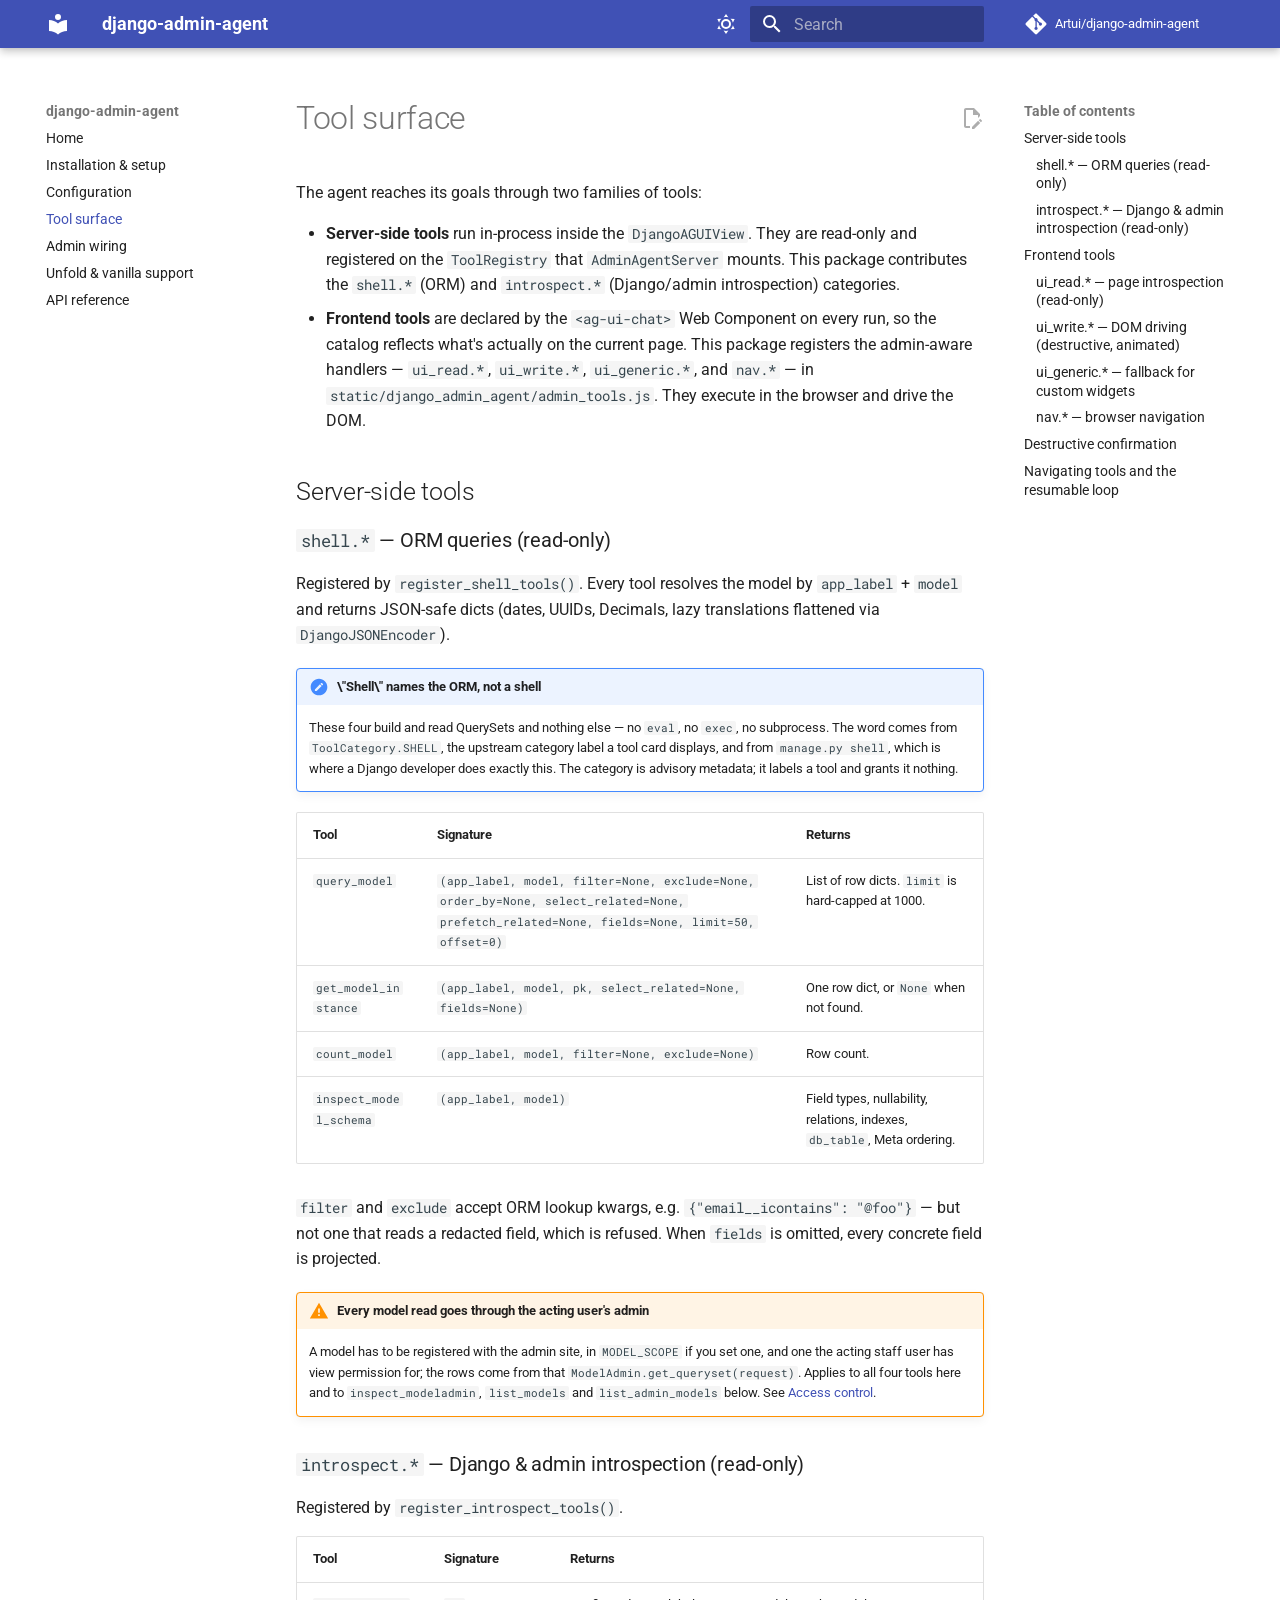
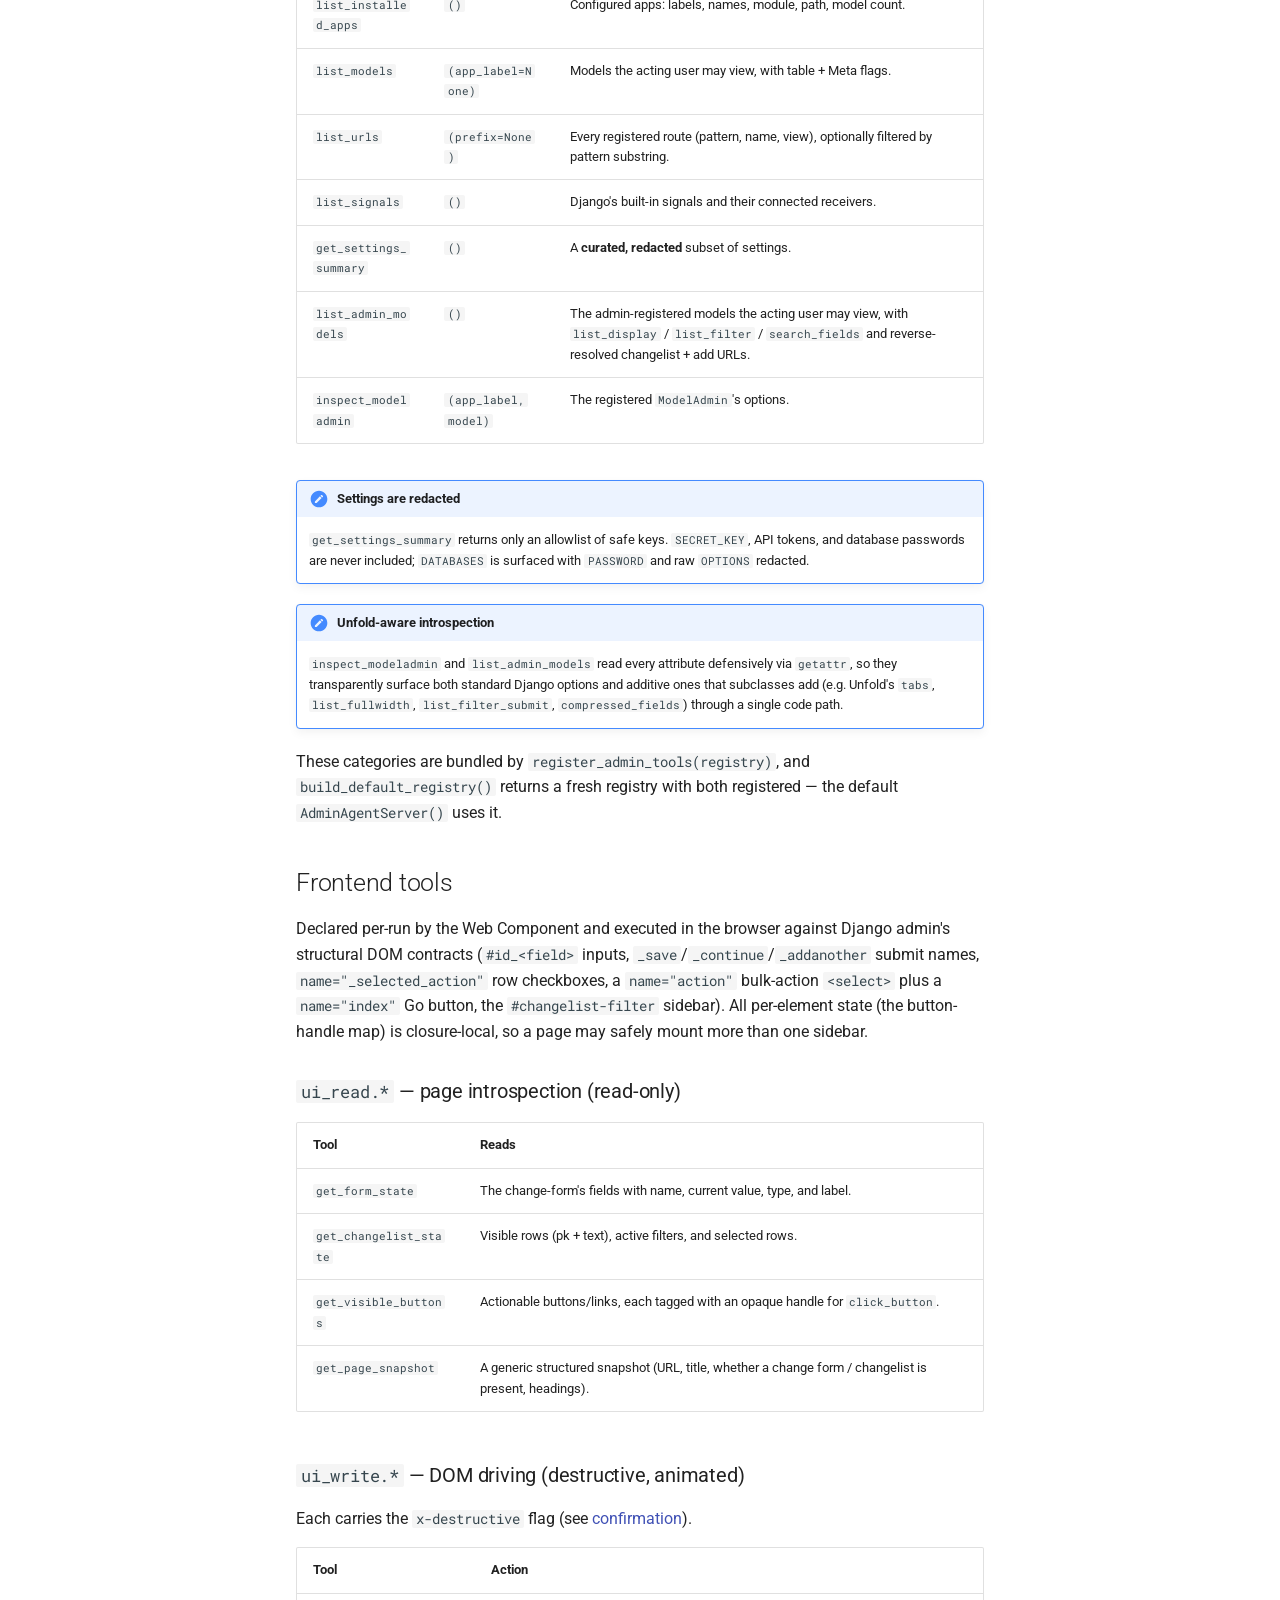
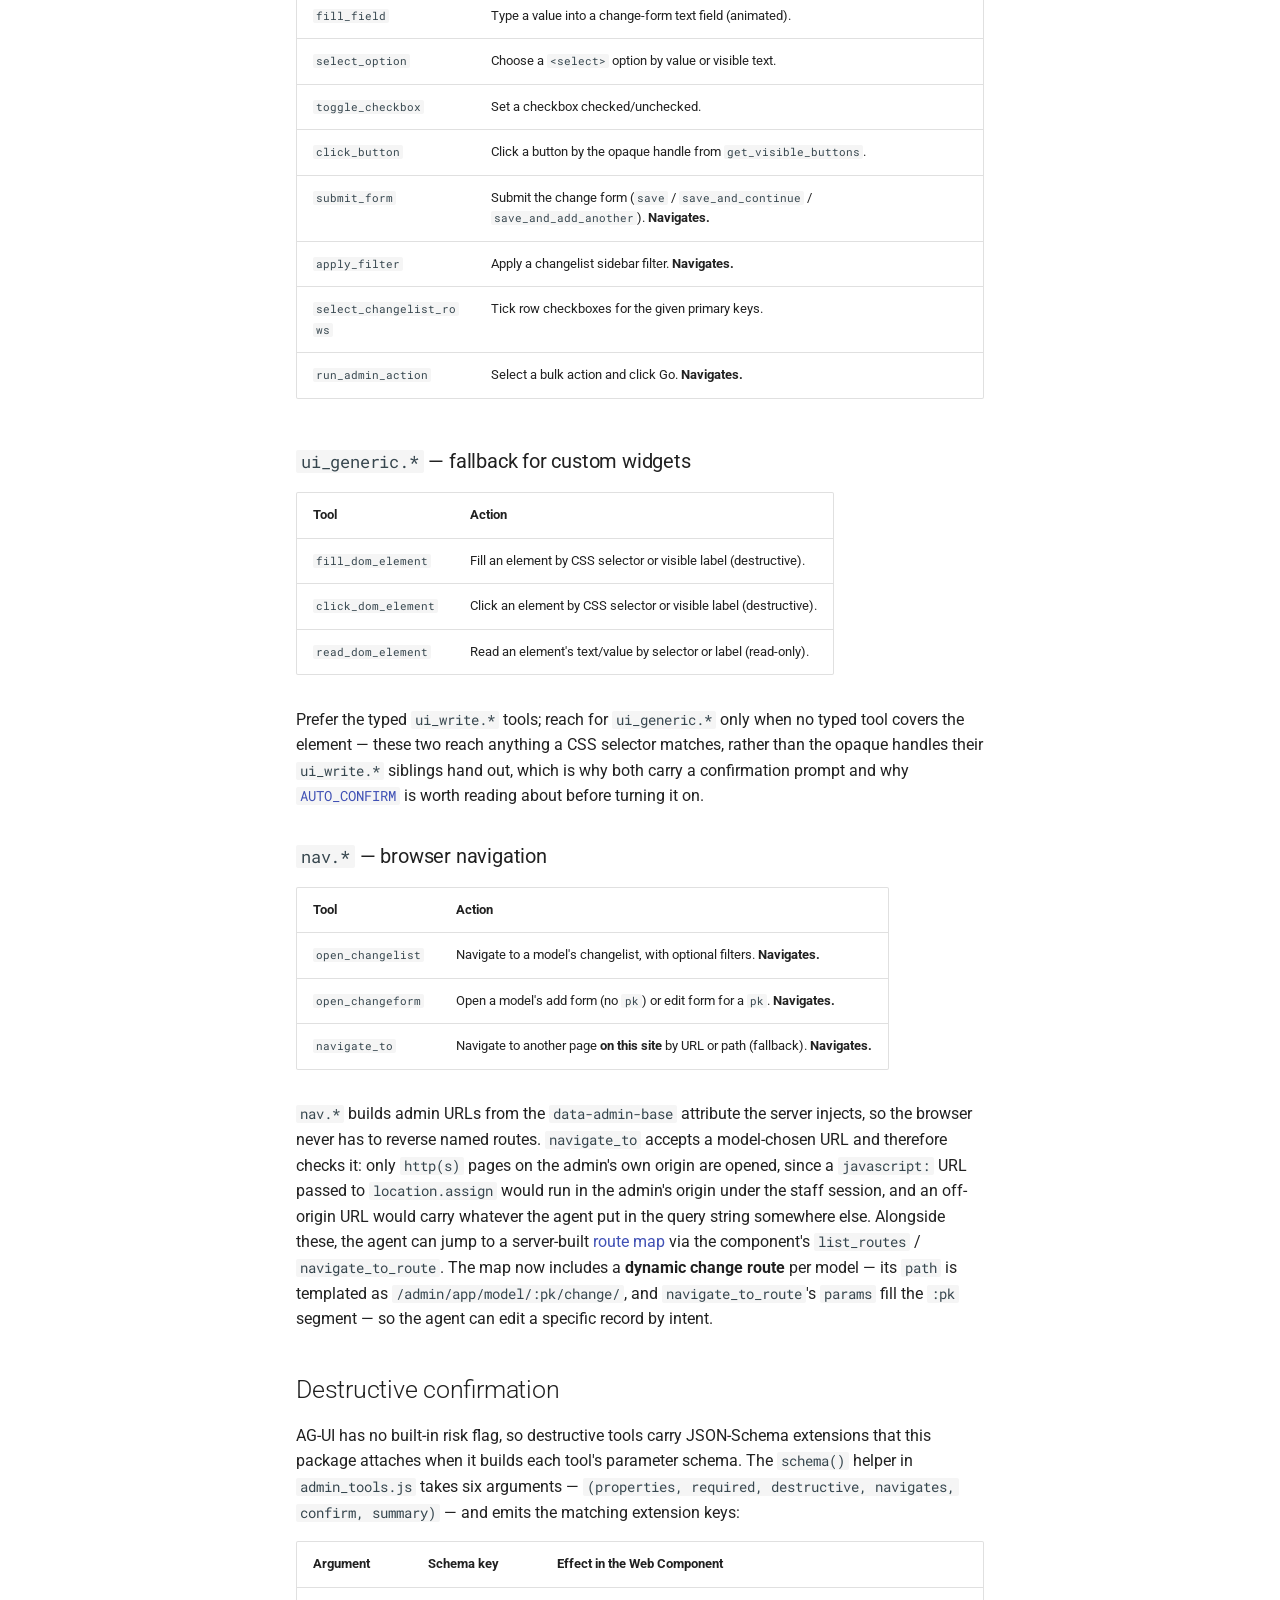
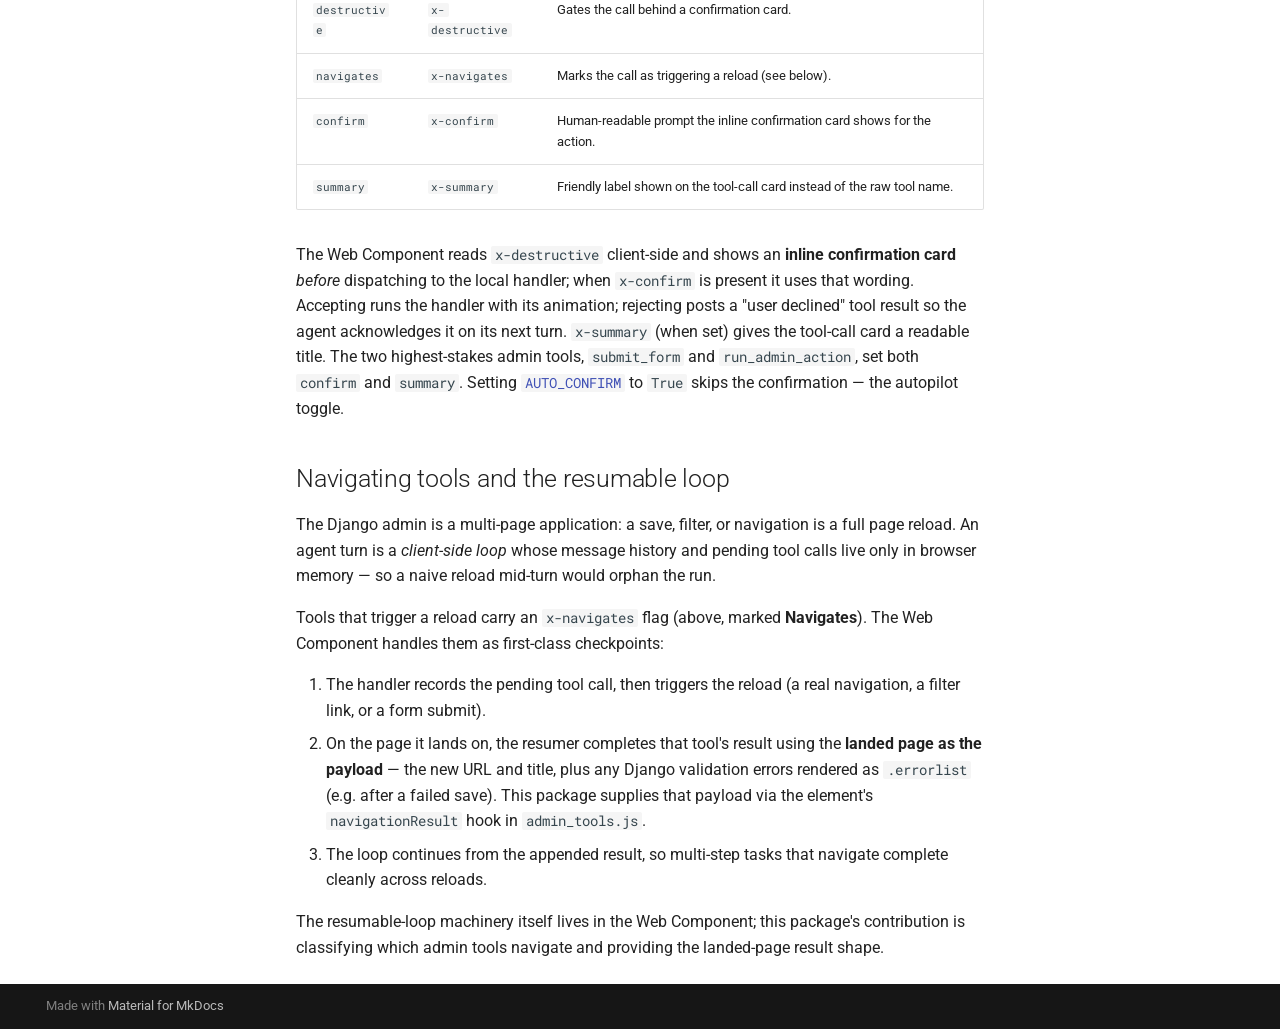
<file: tools/index.html>
<!doctype html>
<html lang="en" class="no-js">
  <head>
    
      <meta charset="utf-8">
      <meta name="viewport" content="width=device-width,initial-scale=1">
      
        <meta name="description" content="An always-present chat-agent sidebar in the Django admin, built on django-ag-ui and the agents-web-components chat element.">
      
      
      
        <link rel="canonical" href="https://artui.github.io/django-admin-agent/tools/">
      
      
        <link rel="prev" href="../configuration/">
      
      
        <link rel="next" href="../admin-wiring/">
      
      
        
      
      
      <link rel="icon" href="../assets/images/favicon.png">
      <meta name="generator" content="mkdocs-1.6.1, mkdocs-material-9.8.1">
    
    
      
        <title>Tool surface - django-admin-agent</title>
      
    
    
      <link rel="stylesheet" href="../assets/stylesheets/main.57a0d79d.min.css">
      
        
        <link rel="stylesheet" href="../assets/stylesheets/palette.fb2fffe2.min.css">
      
      


    
    
      
    
    
      
        
        
        <link rel="preconnect" href="https://fonts.gstatic.com" crossorigin>
        <link rel="stylesheet" href="https://fonts.googleapis.com/css?family=Roboto:300,300i,400,400i,700,700i%7CRoboto+Mono:400,400i,700,700i&display=fallback">
        <style>:root{--md-text-font:"Roboto";--md-code-font:"Roboto Mono"}</style>
      
    
    
      <link rel="stylesheet" href="../assets/_mkdocstrings.css">
    
    <script>__md_scope=new URL("..",location),__md_hash=e=>[...e].reduce(((e,_)=>(e<<5)-e+_.charCodeAt(0)),0),__md_get=(e,_=localStorage,t=__md_scope)=>JSON.parse(_.getItem(t.pathname+"."+e)),__md_set=(e,_,t=localStorage,a=__md_scope)=>{try{t.setItem(a.pathname+"."+e,JSON.stringify(_))}catch(e){}}</script>
    
      

    
    
  </head>
  
  
    
    
      
    
    
    
    
    <body dir="ltr" data-md-color-scheme="default" data-md-color-primary="indigo" data-md-color-accent="indigo">
  
    
    <input class="md-toggle" data-md-toggle="drawer" type="checkbox" id="__drawer" autocomplete="off">
    <input class="md-toggle" data-md-toggle="search" type="checkbox" id="__search" autocomplete="off">
    <label class="md-overlay" for="__drawer"></label>
    <div data-md-component="skip">
      
        
        <a href="#tool-surface" class="md-skip">
          Skip to content
        </a>
      
    </div>
    <div data-md-component="announce">
      
    </div>
    
    
      

  

<header class="md-header md-header--shadow" data-md-component="header">
  <nav class="md-header__inner md-grid" aria-label="Header">
    <a href=".." title="django-admin-agent" class="md-header__button md-logo" aria-label="django-admin-agent" data-md-component="logo">
      
  
  <svg xmlns="http://www.w3.org/2000/svg" viewBox="0 0 24 24"><path d="M12 8a3 3 0 0 0 3-3 3 3 0 0 0-3-3 3 3 0 0 0-3 3 3 3 0 0 0 3 3m0 3.54C9.64 9.35 6.5 8 3 8v11c3.5 0 6.64 1.35 9 3.54 2.36-2.19 5.5-3.54 9-3.54V8c-3.5 0-6.64 1.35-9 3.54"/></svg>

    </a>
    <label class="md-header__button md-icon" for="__drawer">
      
      <svg xmlns="http://www.w3.org/2000/svg" viewBox="0 0 24 24"><path d="M3 6h18v2H3zm0 5h18v2H3zm0 5h18v2H3z"/></svg>
    </label>
    <div class="md-header__title" data-md-component="header-title">
      <div class="md-header__ellipsis">
        <div class="md-header__topic">
          <span class="md-ellipsis">
            django-admin-agent
          </span>
        </div>
        <div class="md-header__topic" data-md-component="header-topic">
          <span class="md-ellipsis">
            
              Tool surface
            
          </span>
        </div>
      </div>
    </div>
    
      
        <form class="md-header__option" data-md-component="palette">
  
    
    
    
    <input class="md-option" data-md-color-media="(prefers-color-scheme: light)" data-md-color-scheme="default" data-md-color-primary="indigo" data-md-color-accent="indigo"  aria-label="Switch to dark mode"  type="radio" name="__palette" id="__palette_0">
    
      <label class="md-header__button md-icon" title="Switch to dark mode" for="__palette_1" hidden>
        <svg xmlns="http://www.w3.org/2000/svg" viewBox="0 0 24 24"><path d="M12 7a5 5 0 0 1 5 5 5 5 0 0 1-5 5 5 5 0 0 1-5-5 5 5 0 0 1 5-5m0 2a3 3 0 0 0-3 3 3 3 0 0 0 3 3 3 3 0 0 0 3-3 3 3 0 0 0-3-3m0-7 2.39 3.42C13.65 5.15 12.84 5 12 5s-1.65.15-2.39.42zM3.34 7l4.16-.35A7.2 7.2 0 0 0 5.94 8.5c-.44.74-.69 1.5-.83 2.29zm.02 10 1.76-3.77a7.131 7.131 0 0 0 2.38 4.14zM20.65 7l-1.77 3.79a7.02 7.02 0 0 0-2.38-4.15zm-.01 10-4.14.36c.59-.51 1.12-1.14 1.54-1.86.42-.73.69-1.5.83-2.29zM12 22l-2.41-3.44c.74.27 1.55.44 2.41.44.82 0 1.63-.17 2.37-.44z"/></svg>
      </label>
    
  
    
    
    
    <input class="md-option" data-md-color-media="(prefers-color-scheme: dark)" data-md-color-scheme="slate" data-md-color-primary="indigo" data-md-color-accent="indigo"  aria-label="Switch to light mode"  type="radio" name="__palette" id="__palette_1">
    
      <label class="md-header__button md-icon" title="Switch to light mode" for="__palette_0" hidden>
        <svg xmlns="http://www.w3.org/2000/svg" viewBox="0 0 24 24"><path d="m17.75 4.09-2.53 1.94.91 3.06-2.63-1.81-2.63 1.81.91-3.06-2.53-1.94L12.44 4l1.06-3 1.06 3zm3.5 6.91-1.64 1.25.59 1.98-1.7-1.17-1.7 1.17.59-1.98L15.75 11l2.06-.05L18.5 9l.69 1.95zm-2.28 4.95c.83-.08 1.72 1.1 1.19 1.85-.32.45-.66.87-1.08 1.27C15.17 23 8.84 23 4.94 19.07c-3.91-3.9-3.91-10.24 0-14.14.4-.4.82-.76 1.27-1.08.75-.53 1.93.36 1.85 1.19-.27 2.86.69 5.83 2.89 8.02a9.96 9.96 0 0 0 8.02 2.89m-1.64 2.02a12.08 12.08 0 0 1-7.8-3.47c-2.17-2.19-3.33-5-3.49-7.82-2.81 3.14-2.7 7.96.31 10.98 3.02 3.01 7.84 3.12 10.98.31"/></svg>
      </label>
    
  
</form>
      
    
    
      <script>var palette=__md_get("__palette");if(palette&&palette.color){if("(prefers-color-scheme)"===palette.color.media){var media=matchMedia("(prefers-color-scheme: light)"),input=document.querySelector(media.matches?"[data-md-color-media='(prefers-color-scheme: light)']":"[data-md-color-media='(prefers-color-scheme: dark)']");palette.color.media=input.getAttribute("data-md-color-media"),palette.color.scheme=input.getAttribute("data-md-color-scheme"),palette.color.primary=input.getAttribute("data-md-color-primary"),palette.color.accent=input.getAttribute("data-md-color-accent")}for(var[key,value]of Object.entries(palette.color))document.body.setAttribute("data-md-color-"+key,value)}</script>
    
    
    
      
      
        <label class="md-header__button md-icon" for="__search">
          
          <svg xmlns="http://www.w3.org/2000/svg" viewBox="0 0 24 24"><path d="M9.5 3A6.5 6.5 0 0 1 16 9.5c0 1.61-.59 3.09-1.56 4.23l.27.27h.79l5 5-1.5 1.5-5-5v-.79l-.27-.27A6.52 6.52 0 0 1 9.5 16 6.5 6.5 0 0 1 3 9.5 6.5 6.5 0 0 1 9.5 3m0 2C7 5 5 7 5 9.5S7 14 9.5 14 14 12 14 9.5 12 5 9.5 5"/></svg>
        </label>
        <div class="md-search" data-md-component="search" role="dialog">
  <label class="md-search__overlay" for="__search"></label>
  <div class="md-search__inner" role="search">
    <form class="md-search__form" name="search">
      <input type="text" class="md-search__input" name="query" aria-label="Search" placeholder="Search" autocapitalize="off" autocorrect="off" autocomplete="off" spellcheck="false" data-md-component="search-query" required>
      <label class="md-search__icon md-icon" for="__search">
        
        <svg xmlns="http://www.w3.org/2000/svg" viewBox="0 0 24 24"><path d="M9.5 3A6.5 6.5 0 0 1 16 9.5c0 1.61-.59 3.09-1.56 4.23l.27.27h.79l5 5-1.5 1.5-5-5v-.79l-.27-.27A6.52 6.52 0 0 1 9.5 16 6.5 6.5 0 0 1 3 9.5 6.5 6.5 0 0 1 9.5 3m0 2C7 5 5 7 5 9.5S7 14 9.5 14 14 12 14 9.5 12 5 9.5 5"/></svg>
        
        <svg xmlns="http://www.w3.org/2000/svg" viewBox="0 0 24 24"><path d="M20 11v2H8l5.5 5.5-1.42 1.42L4.16 12l7.92-7.92L13.5 5.5 8 11z"/></svg>
      </label>
      <nav class="md-search__options" aria-label="Search">
        
          <a href="javascript:void(0)" class="md-search__icon md-icon" title="Share" aria-label="Share" data-clipboard data-clipboard-text="" data-md-component="search-share" tabindex="-1">
            
            <svg xmlns="http://www.w3.org/2000/svg" viewBox="0 0 24 24"><path d="M18 16.08c-.76 0-1.44.3-1.96.77L8.91 12.7c.05-.23.09-.46.09-.7s-.04-.47-.09-.7l7.05-4.11c.54.5 1.25.81 2.04.81a3 3 0 0 0 3-3 3 3 0 0 0-3-3 3 3 0 0 0-3 3c0 .24.04.47.09.7L8.04 9.81C7.5 9.31 6.79 9 6 9a3 3 0 0 0-3 3 3 3 0 0 0 3 3c.79 0 1.5-.31 2.04-.81l7.12 4.15c-.05.21-.08.43-.08.66 0 1.61 1.31 2.91 2.92 2.91s2.92-1.3 2.92-2.91A2.92 2.92 0 0 0 18 16.08"/></svg>
          </a>
        
        <button type="reset" class="md-search__icon md-icon" title="Clear" aria-label="Clear" tabindex="-1">
          
          <svg xmlns="http://www.w3.org/2000/svg" viewBox="0 0 24 24"><path d="M19 6.41 17.59 5 12 10.59 6.41 5 5 6.41 10.59 12 5 17.59 6.41 19 12 13.41 17.59 19 19 17.59 13.41 12z"/></svg>
        </button>
      </nav>
      
        <div class="md-search__suggest" data-md-component="search-suggest"></div>
      
    </form>
    <div class="md-search__output">
      <div class="md-search__scrollwrap" tabindex="0" data-md-scrollfix>
        <div class="md-search-result" data-md-component="search-result">
          <div class="md-search-result__meta">
            Initializing search
          </div>
          <ol class="md-search-result__list" role="presentation"></ol>
        </div>
      </div>
    </div>
  </div>
</div>
      
    
    
      <div class="md-header__source">
        <a href="https://github.com/Artui/django-admin-agent" title="Go to repository" class="md-source" data-md-component="source">
  <div class="md-source__icon md-icon">
    
    <svg xmlns="http://www.w3.org/2000/svg" viewBox="0 0 448 512"><!--! Font Awesome Free 7.1.0 by @fontawesome - https://fontawesome.com License - https://fontawesome.com/license/free (Icons: CC BY 4.0, Fonts: SIL OFL 1.1, Code: MIT License) Copyright 2025 Fonticons, Inc.--><path d="M439.6 236.1 244 40.5c-5.4-5.5-12.8-8.5-20.4-8.5s-15 3-20.4 8.4L162.5 81l51.5 51.5c27.1-9.1 52.7 16.8 43.4 43.7l49.7 49.7c34.2-11.8 61.2 31 35.5 56.7-26.5 26.5-70.2-2.9-56-37.3L240.3 199v121.9c25.3 12.5 22.3 41.8 9.1 55-6.4 6.4-15.2 10.1-24.3 10.1s-17.8-3.6-24.3-10.1c-17.6-17.6-11.1-46.9 11.2-56v-123c-20.8-8.5-24.6-30.7-18.6-45L142.6 101 8.5 235.1C3 240.6 0 247.9 0 255.5s3 15 8.5 20.4l195.6 195.7c5.4 5.4 12.7 8.4 20.4 8.4s15-3 20.4-8.4l194.7-194.7c5.4-5.4 8.4-12.8 8.4-20.4s-3-15-8.4-20.4"/></svg>
  </div>
  <div class="md-source__repository">
    Artui/django-admin-agent
  </div>
</a>
      </div>
    
  </nav>
  
</header>
    
    <div class="md-container" data-md-component="container">
      
      
        
          
        
      
      <main class="md-main" data-md-component="main">
        <div class="md-main__inner md-grid">
          
            
              
              <div class="md-sidebar md-sidebar--primary" data-md-component="sidebar" data-md-type="navigation" >
                <div class="md-sidebar__scrollwrap">
                  <div class="md-sidebar__inner">
                    



<nav class="md-nav md-nav--primary" aria-label="Navigation" data-md-level="0">
  <label class="md-nav__title" for="__drawer">
    <a href=".." title="django-admin-agent" class="md-nav__button md-logo" aria-label="django-admin-agent" data-md-component="logo">
      
  
  <svg xmlns="http://www.w3.org/2000/svg" viewBox="0 0 24 24"><path d="M12 8a3 3 0 0 0 3-3 3 3 0 0 0-3-3 3 3 0 0 0-3 3 3 3 0 0 0 3 3m0 3.54C9.64 9.35 6.5 8 3 8v11c3.5 0 6.64 1.35 9 3.54 2.36-2.19 5.5-3.54 9-3.54V8c-3.5 0-6.64 1.35-9 3.54"/></svg>

    </a>
    django-admin-agent
  </label>
  
    <div class="md-nav__source">
      <a href="https://github.com/Artui/django-admin-agent" title="Go to repository" class="md-source" data-md-component="source">
  <div class="md-source__icon md-icon">
    
    <svg xmlns="http://www.w3.org/2000/svg" viewBox="0 0 448 512"><!--! Font Awesome Free 7.1.0 by @fontawesome - https://fontawesome.com License - https://fontawesome.com/license/free (Icons: CC BY 4.0, Fonts: SIL OFL 1.1, Code: MIT License) Copyright 2025 Fonticons, Inc.--><path d="M439.6 236.1 244 40.5c-5.4-5.5-12.8-8.5-20.4-8.5s-15 3-20.4 8.4L162.5 81l51.5 51.5c27.1-9.1 52.7 16.8 43.4 43.7l49.7 49.7c34.2-11.8 61.2 31 35.5 56.7-26.5 26.5-70.2-2.9-56-37.3L240.3 199v121.9c25.3 12.5 22.3 41.8 9.1 55-6.4 6.4-15.2 10.1-24.3 10.1s-17.8-3.6-24.3-10.1c-17.6-17.6-11.1-46.9 11.2-56v-123c-20.8-8.5-24.6-30.7-18.6-45L142.6 101 8.5 235.1C3 240.6 0 247.9 0 255.5s3 15 8.5 20.4l195.6 195.7c5.4 5.4 12.7 8.4 20.4 8.4s15-3 20.4-8.4l194.7-194.7c5.4-5.4 8.4-12.8 8.4-20.4s-3-15-8.4-20.4"/></svg>
  </div>
  <div class="md-source__repository">
    Artui/django-admin-agent
  </div>
</a>
    </div>
  
  <ul class="md-nav__list" data-md-scrollfix>
    
      
      
  
  
  
  
    <li class="md-nav__item">
      <a href=".." class="md-nav__link">
        
  
  
  <span class="md-ellipsis">
    
  
    Home
  

    
  </span>
  
  

      </a>
    </li>
  

    
      
      
  
  
  
  
    <li class="md-nav__item">
      <a href="../installation/" class="md-nav__link">
        
  
  
  <span class="md-ellipsis">
    
  
    Installation & setup
  

    
  </span>
  
  

      </a>
    </li>
  

    
      
      
  
  
  
  
    <li class="md-nav__item">
      <a href="../configuration/" class="md-nav__link">
        
  
  
  <span class="md-ellipsis">
    
  
    Configuration
  

    
  </span>
  
  

      </a>
    </li>
  

    
      
      
  
  
    
  
  
  
    <li class="md-nav__item md-nav__item--active">
      
      <input class="md-nav__toggle md-toggle" type="checkbox" id="__toc">
      
      
        
      
      
        <label class="md-nav__link md-nav__link--active" for="__toc">
          
  
  
  <span class="md-ellipsis">
    
  
    Tool surface
  

    
  </span>
  
  

          <span class="md-nav__icon md-icon"></span>
        </label>
      
      <a href="./" class="md-nav__link md-nav__link--active">
        
  
  
  <span class="md-ellipsis">
    
  
    Tool surface
  

    
  </span>
  
  

      </a>
      
        

<nav class="md-nav md-nav--secondary" aria-label="Table of contents">
  
  
  
    
  
  
    <label class="md-nav__title" for="__toc">
      <span class="md-nav__icon md-icon"></span>
      Table of contents
    </label>
    <ul class="md-nav__list" data-md-component="toc" data-md-scrollfix>
      
        <li class="md-nav__item">
  <a href="#server-side-tools" class="md-nav__link">
    <span class="md-ellipsis">
      
        Server-side tools
      
    </span>
  </a>
  
    <nav class="md-nav" aria-label="Server-side tools">
      <ul class="md-nav__list">
        
          <li class="md-nav__item">
  <a href="#shell-orm-queries-read-only" class="md-nav__link">
    <span class="md-ellipsis">
      
        shell.* — ORM queries (read-only)
      
    </span>
  </a>
  
</li>
        
          <li class="md-nav__item">
  <a href="#introspect-django-admin-introspection-read-only" class="md-nav__link">
    <span class="md-ellipsis">
      
        introspect.* — Django &amp; admin introspection (read-only)
      
    </span>
  </a>
  
</li>
        
      </ul>
    </nav>
  
</li>
      
        <li class="md-nav__item">
  <a href="#frontend-tools" class="md-nav__link">
    <span class="md-ellipsis">
      
        Frontend tools
      
    </span>
  </a>
  
    <nav class="md-nav" aria-label="Frontend tools">
      <ul class="md-nav__list">
        
          <li class="md-nav__item">
  <a href="#ui_read-page-introspection-read-only" class="md-nav__link">
    <span class="md-ellipsis">
      
        ui_read.* — page introspection (read-only)
      
    </span>
  </a>
  
</li>
        
          <li class="md-nav__item">
  <a href="#ui_write-dom-driving-destructive-animated" class="md-nav__link">
    <span class="md-ellipsis">
      
        ui_write.* — DOM driving (destructive, animated)
      
    </span>
  </a>
  
</li>
        
          <li class="md-nav__item">
  <a href="#ui_generic-fallback-for-custom-widgets" class="md-nav__link">
    <span class="md-ellipsis">
      
        ui_generic.* — fallback for custom widgets
      
    </span>
  </a>
  
</li>
        
          <li class="md-nav__item">
  <a href="#nav-browser-navigation" class="md-nav__link">
    <span class="md-ellipsis">
      
        nav.* — browser navigation
      
    </span>
  </a>
  
</li>
        
      </ul>
    </nav>
  
</li>
      
        <li class="md-nav__item">
  <a href="#destructive-confirmation" class="md-nav__link">
    <span class="md-ellipsis">
      
        Destructive confirmation
      
    </span>
  </a>
  
</li>
      
        <li class="md-nav__item">
  <a href="#navigating-tools-and-the-resumable-loop" class="md-nav__link">
    <span class="md-ellipsis">
      
        Navigating tools and the resumable loop
      
    </span>
  </a>
  
</li>
      
    </ul>
  
</nav>
      
    </li>
  

    
      
      
  
  
  
  
    <li class="md-nav__item">
      <a href="../admin-wiring/" class="md-nav__link">
        
  
  
  <span class="md-ellipsis">
    
  
    Admin wiring
  

    
  </span>
  
  

      </a>
    </li>
  

    
      
      
  
  
  
  
    <li class="md-nav__item">
      <a href="../unfold/" class="md-nav__link">
        
  
  
  <span class="md-ellipsis">
    
  
    Unfold & vanilla support
  

    
  </span>
  
  

      </a>
    </li>
  

    
      
      
  
  
  
  
    <li class="md-nav__item">
      <a href="../reference/" class="md-nav__link">
        
  
  
  <span class="md-ellipsis">
    
  
    API reference
  

    
  </span>
  
  

      </a>
    </li>
  

    
  </ul>
</nav>
                  </div>
                </div>
              </div>
            
            
              
              <div class="md-sidebar md-sidebar--secondary" data-md-component="sidebar" data-md-type="toc" >
                <div class="md-sidebar__scrollwrap">
                  <div class="md-sidebar__inner">
                    

<nav class="md-nav md-nav--secondary" aria-label="Table of contents">
  
  
  
    
  
  
    <label class="md-nav__title" for="__toc">
      <span class="md-nav__icon md-icon"></span>
      Table of contents
    </label>
    <ul class="md-nav__list" data-md-component="toc" data-md-scrollfix>
      
        <li class="md-nav__item">
  <a href="#server-side-tools" class="md-nav__link">
    <span class="md-ellipsis">
      
        Server-side tools
      
    </span>
  </a>
  
    <nav class="md-nav" aria-label="Server-side tools">
      <ul class="md-nav__list">
        
          <li class="md-nav__item">
  <a href="#shell-orm-queries-read-only" class="md-nav__link">
    <span class="md-ellipsis">
      
        shell.* — ORM queries (read-only)
      
    </span>
  </a>
  
</li>
        
          <li class="md-nav__item">
  <a href="#introspect-django-admin-introspection-read-only" class="md-nav__link">
    <span class="md-ellipsis">
      
        introspect.* — Django &amp; admin introspection (read-only)
      
    </span>
  </a>
  
</li>
        
      </ul>
    </nav>
  
</li>
      
        <li class="md-nav__item">
  <a href="#frontend-tools" class="md-nav__link">
    <span class="md-ellipsis">
      
        Frontend tools
      
    </span>
  </a>
  
    <nav class="md-nav" aria-label="Frontend tools">
      <ul class="md-nav__list">
        
          <li class="md-nav__item">
  <a href="#ui_read-page-introspection-read-only" class="md-nav__link">
    <span class="md-ellipsis">
      
        ui_read.* — page introspection (read-only)
      
    </span>
  </a>
  
</li>
        
          <li class="md-nav__item">
  <a href="#ui_write-dom-driving-destructive-animated" class="md-nav__link">
    <span class="md-ellipsis">
      
        ui_write.* — DOM driving (destructive, animated)
      
    </span>
  </a>
  
</li>
        
          <li class="md-nav__item">
  <a href="#ui_generic-fallback-for-custom-widgets" class="md-nav__link">
    <span class="md-ellipsis">
      
        ui_generic.* — fallback for custom widgets
      
    </span>
  </a>
  
</li>
        
          <li class="md-nav__item">
  <a href="#nav-browser-navigation" class="md-nav__link">
    <span class="md-ellipsis">
      
        nav.* — browser navigation
      
    </span>
  </a>
  
</li>
        
      </ul>
    </nav>
  
</li>
      
        <li class="md-nav__item">
  <a href="#destructive-confirmation" class="md-nav__link">
    <span class="md-ellipsis">
      
        Destructive confirmation
      
    </span>
  </a>
  
</li>
      
        <li class="md-nav__item">
  <a href="#navigating-tools-and-the-resumable-loop" class="md-nav__link">
    <span class="md-ellipsis">
      
        Navigating tools and the resumable loop
      
    </span>
  </a>
  
</li>
      
    </ul>
  
</nav>
                  </div>
                </div>
              </div>
            
          
          
            <div class="md-content" data-md-component="content">
              
              <article class="md-content__inner md-typeset">
                
                  


  
    <a href="https://github.com/Artui/django-admin-agent/edit/main/docs/tools.md" title="Edit this page" class="md-content__button md-icon" rel="edit">
      
      <svg xmlns="http://www.w3.org/2000/svg" viewBox="0 0 24 24"><path d="M10 20H6V4h7v5h5v3.1l2-2V8l-6-6H6c-1.1 0-2 .9-2 2v16c0 1.1.9 2 2 2h4zm10.2-7c.1 0 .3.1.4.2l1.3 1.3c.2.2.2.6 0 .8l-1 1-2.1-2.1 1-1c.1-.1.2-.2.4-.2m0 3.9L14.1 23H12v-2.1l6.1-6.1z"/></svg>
    </a>
  
  


<h1 id="tool-surface">Tool surface<a class="headerlink" href="#tool-surface" title="Permanent link">&para;</a></h1>
<p>The agent reaches its goals through two families of tools:</p>
<ul>
<li><strong>Server-side tools</strong> run in-process inside the <code>DjangoAGUIView</code>. They are
  read-only and registered on the <code>ToolRegistry</code> that <code>AdminAgentServer</code> mounts. This
  package contributes the <code>shell.*</code> (ORM) and <code>introspect.*</code> (Django/admin
  introspection) categories.</li>
<li><strong>Frontend tools</strong> are declared by the <code>&lt;ag-ui-chat&gt;</code> Web Component on every
  run, so the catalog reflects what's actually on the current page. This
  package registers the admin-aware handlers — <code>ui_read.*</code>, <code>ui_write.*</code>,
  <code>ui_generic.*</code>, and <code>nav.*</code> — in
  <code>static/django_admin_agent/admin_tools.js</code>. They execute in the browser and
  drive the DOM.</li>
</ul>
<h2 id="server-side-tools">Server-side tools<a class="headerlink" href="#server-side-tools" title="Permanent link">&para;</a></h2>
<h3 id="shell-orm-queries-read-only"><code>shell.*</code> — ORM queries (read-only)<a class="headerlink" href="#shell-orm-queries-read-only" title="Permanent link">&para;</a></h3>
<p>Registered by <code>register_shell_tools()</code>. Every tool resolves the model by
<code>app_label</code> + <code>model</code> and returns JSON-safe dicts (dates, UUIDs, Decimals, lazy
translations flattened via <code>DjangoJSONEncoder</code>).</p>
<div class="admonition note">
<p class="admonition-title">\"Shell\" names the ORM, not a shell</p>
<p>These four build and read QuerySets and nothing else — no <code>eval</code>, no <code>exec</code>,
no subprocess. The word comes from <code>ToolCategory.SHELL</code>, the upstream
category label a tool card displays, and from <code>manage.py shell</code>, which is
where a Django developer does exactly this. The category is advisory
metadata; it labels a tool and grants it nothing.</p>
</div>
<table>
<thead>
<tr>
<th>Tool</th>
<th>Signature</th>
<th>Returns</th>
</tr>
</thead>
<tbody>
<tr>
<td><code>query_model</code></td>
<td><code>(app_label, model, filter=None, exclude=None, order_by=None, select_related=None, prefetch_related=None, fields=None, limit=50, offset=0)</code></td>
<td>List of row dicts. <code>limit</code> is hard-capped at 1000.</td>
</tr>
<tr>
<td><code>get_model_instance</code></td>
<td><code>(app_label, model, pk, select_related=None, fields=None)</code></td>
<td>One row dict, or <code>None</code> when not found.</td>
</tr>
<tr>
<td><code>count_model</code></td>
<td><code>(app_label, model, filter=None, exclude=None)</code></td>
<td>Row count.</td>
</tr>
<tr>
<td><code>inspect_model_schema</code></td>
<td><code>(app_label, model)</code></td>
<td>Field types, nullability, relations, indexes, <code>db_table</code>, Meta ordering.</td>
</tr>
</tbody>
</table>
<p><code>filter</code> and <code>exclude</code> accept ORM lookup kwargs, e.g.
<code>{"email__icontains": "@foo"}</code> — but not one that reads a redacted field, which
is refused. When <code>fields</code> is omitted, every concrete field is projected.</p>
<div class="admonition warning">
<p class="admonition-title">Every model read goes through the acting user's admin</p>
<p>A model has to be registered with the admin site, in <code>MODEL_SCOPE</code> if you
set one, and one the acting staff user has view permission for; the rows
come from that <code>ModelAdmin.get_queryset(request)</code>. Applies to all four
tools here and to <code>inspect_modeladmin</code>, <code>list_models</code> and
<code>list_admin_models</code> below. See
<a href="../configuration/#access-control">Access control</a>.</p>
</div>
<h3 id="introspect-django-admin-introspection-read-only"><code>introspect.*</code> — Django &amp; admin introspection (read-only)<a class="headerlink" href="#introspect-django-admin-introspection-read-only" title="Permanent link">&para;</a></h3>
<p>Registered by <code>register_introspect_tools()</code>.</p>
<table>
<thead>
<tr>
<th>Tool</th>
<th>Signature</th>
<th>Returns</th>
</tr>
</thead>
<tbody>
<tr>
<td><code>list_installed_apps</code></td>
<td><code>()</code></td>
<td>Configured apps: labels, names, module, path, model count.</td>
</tr>
<tr>
<td><code>list_models</code></td>
<td><code>(app_label=None)</code></td>
<td>Models the acting user may view, with table + Meta flags.</td>
</tr>
<tr>
<td><code>list_urls</code></td>
<td><code>(prefix=None)</code></td>
<td>Every registered route (pattern, name, view), optionally filtered by pattern substring.</td>
</tr>
<tr>
<td><code>list_signals</code></td>
<td><code>()</code></td>
<td>Django's built-in signals and their connected receivers.</td>
</tr>
<tr>
<td><code>get_settings_summary</code></td>
<td><code>()</code></td>
<td>A <strong>curated, redacted</strong> subset of settings.</td>
</tr>
<tr>
<td><code>list_admin_models</code></td>
<td><code>()</code></td>
<td>The admin-registered models the acting user may view, with <code>list_display</code> / <code>list_filter</code> / <code>search_fields</code> and reverse-resolved changelist + add URLs.</td>
</tr>
<tr>
<td><code>inspect_modeladmin</code></td>
<td><code>(app_label, model)</code></td>
<td>The registered <code>ModelAdmin</code>'s options.</td>
</tr>
</tbody>
</table>
<div class="admonition note">
<p class="admonition-title">Settings are redacted</p>
<p><code>get_settings_summary</code> returns only an allowlist of safe keys. <code>SECRET_KEY</code>,
API tokens, and database passwords are never included; <code>DATABASES</code> is
surfaced with <code>PASSWORD</code> and raw <code>OPTIONS</code> redacted.</p>
</div>
<div class="admonition note">
<p class="admonition-title">Unfold-aware introspection</p>
<p><code>inspect_modeladmin</code> and <code>list_admin_models</code> read every attribute
defensively via <code>getattr</code>, so they transparently surface both standard
Django options and additive ones that subclasses add (e.g. Unfold's <code>tabs</code>,
<code>list_fullwidth</code>, <code>list_filter_submit</code>, <code>compressed_fields</code>) through a single
code path.</p>
</div>
<p>These categories are bundled by <code>register_admin_tools(registry)</code>, and
<code>build_default_registry()</code> returns a fresh registry with both registered — the
default <code>AdminAgentServer()</code> uses it.</p>
<h2 id="frontend-tools">Frontend tools<a class="headerlink" href="#frontend-tools" title="Permanent link">&para;</a></h2>
<p>Declared per-run by the Web Component and executed in the browser against
Django admin's structural DOM contracts (<code>#id_&lt;field&gt;</code> inputs,
<code>_save</code>/<code>_continue</code>/<code>_addanother</code> submit names, <code>name="_selected_action"</code> row
checkboxes, a <code>name="action"</code> bulk-action <code>&lt;select&gt;</code> plus a <code>name="index"</code> Go
button, the <code>#changelist-filter</code> sidebar). All per-element state (the
button-handle map) is closure-local, so a page may safely mount more than one
sidebar.</p>
<h3 id="ui_read-page-introspection-read-only"><code>ui_read.*</code> — page introspection (read-only)<a class="headerlink" href="#ui_read-page-introspection-read-only" title="Permanent link">&para;</a></h3>
<table>
<thead>
<tr>
<th>Tool</th>
<th>Reads</th>
</tr>
</thead>
<tbody>
<tr>
<td><code>get_form_state</code></td>
<td>The change-form's fields with name, current value, type, and label.</td>
</tr>
<tr>
<td><code>get_changelist_state</code></td>
<td>Visible rows (pk + text), active filters, and selected rows.</td>
</tr>
<tr>
<td><code>get_visible_buttons</code></td>
<td>Actionable buttons/links, each tagged with an opaque handle for <code>click_button</code>.</td>
</tr>
<tr>
<td><code>get_page_snapshot</code></td>
<td>A generic structured snapshot (URL, title, whether a change form / changelist is present, headings).</td>
</tr>
</tbody>
</table>
<h3 id="ui_write-dom-driving-destructive-animated"><code>ui_write.*</code> — DOM driving (destructive, animated)<a class="headerlink" href="#ui_write-dom-driving-destructive-animated" title="Permanent link">&para;</a></h3>
<p>Each carries the <code>x-destructive</code> flag (see <a href="#destructive-confirmation">confirmation</a>).</p>
<table>
<thead>
<tr>
<th>Tool</th>
<th>Action</th>
</tr>
</thead>
<tbody>
<tr>
<td><code>fill_field</code></td>
<td>Type a value into a change-form text field (animated).</td>
</tr>
<tr>
<td><code>select_option</code></td>
<td>Choose a <code>&lt;select&gt;</code> option by value or visible text.</td>
</tr>
<tr>
<td><code>toggle_checkbox</code></td>
<td>Set a checkbox checked/unchecked.</td>
</tr>
<tr>
<td><code>click_button</code></td>
<td>Click a button by the opaque handle from <code>get_visible_buttons</code>.</td>
</tr>
<tr>
<td><code>submit_form</code></td>
<td>Submit the change form (<code>save</code> / <code>save_and_continue</code> / <code>save_and_add_another</code>). <strong>Navigates.</strong></td>
</tr>
<tr>
<td><code>apply_filter</code></td>
<td>Apply a changelist sidebar filter. <strong>Navigates.</strong></td>
</tr>
<tr>
<td><code>select_changelist_rows</code></td>
<td>Tick row checkboxes for the given primary keys.</td>
</tr>
<tr>
<td><code>run_admin_action</code></td>
<td>Select a bulk action and click Go. <strong>Navigates.</strong></td>
</tr>
</tbody>
</table>
<h3 id="ui_generic-fallback-for-custom-widgets"><code>ui_generic.*</code> — fallback for custom widgets<a class="headerlink" href="#ui_generic-fallback-for-custom-widgets" title="Permanent link">&para;</a></h3>
<table>
<thead>
<tr>
<th>Tool</th>
<th>Action</th>
</tr>
</thead>
<tbody>
<tr>
<td><code>fill_dom_element</code></td>
<td>Fill an element by CSS selector or visible label (destructive).</td>
</tr>
<tr>
<td><code>click_dom_element</code></td>
<td>Click an element by CSS selector or visible label (destructive).</td>
</tr>
<tr>
<td><code>read_dom_element</code></td>
<td>Read an element's text/value by selector or label (read-only).</td>
</tr>
</tbody>
</table>
<p>Prefer the typed <code>ui_write.*</code> tools; reach for <code>ui_generic.*</code> only when no typed
tool covers the element — these two reach anything a CSS selector matches,
rather than the opaque handles their <code>ui_write.*</code> siblings hand out, which is
why both carry a confirmation prompt and why
<a href="../configuration/#django_admin_agent"><code>AUTO_CONFIRM</code></a> is worth reading about
before turning it on.</p>
<h3 id="nav-browser-navigation"><code>nav.*</code> — browser navigation<a class="headerlink" href="#nav-browser-navigation" title="Permanent link">&para;</a></h3>
<table>
<thead>
<tr>
<th>Tool</th>
<th>Action</th>
</tr>
</thead>
<tbody>
<tr>
<td><code>open_changelist</code></td>
<td>Navigate to a model's changelist, with optional filters. <strong>Navigates.</strong></td>
</tr>
<tr>
<td><code>open_changeform</code></td>
<td>Open a model's add form (no <code>pk</code>) or edit form for a <code>pk</code>. <strong>Navigates.</strong></td>
</tr>
<tr>
<td><code>navigate_to</code></td>
<td>Navigate to another page <strong>on this site</strong> by URL or path (fallback). <strong>Navigates.</strong></td>
</tr>
</tbody>
</table>
<p><code>nav.*</code> builds admin URLs from the <code>data-admin-base</code> attribute the server
injects, so the browser never has to reverse named routes. <code>navigate_to</code> accepts
a model-chosen URL and therefore checks it: only <code>http(s)</code> pages on the admin's
own origin are opened, since a <code>javascript:</code> URL passed to <code>location.assign</code>
would run in the admin's origin under the staff session, and an off-origin URL
would carry whatever the agent put in the query string somewhere else. Alongside these,
the agent can jump to a server-built <a href="../admin-wiring/#the-route-map">route map</a>
via the component's <code>list_routes</code> / <code>navigate_to_route</code>. The map now includes a
<strong>dynamic change route</strong> per model — its <code>path</code> is templated as
<code>/admin/app/model/:pk/change/</code>, and <code>navigate_to_route</code>'s <code>params</code> fill the
<code>:pk</code> segment — so the agent can edit a specific record by intent.</p>
<h2 id="destructive-confirmation">Destructive confirmation<a class="headerlink" href="#destructive-confirmation" title="Permanent link">&para;</a></h2>
<p>AG-UI has no built-in risk flag, so destructive tools carry JSON-Schema
extensions that this package attaches when it builds each tool's parameter
schema. The <code>schema()</code> helper in <code>admin_tools.js</code> takes six arguments —
<code>(properties, required, destructive, navigates, confirm, summary)</code> — and emits
the matching extension keys:</p>
<table>
<thead>
<tr>
<th>Argument</th>
<th>Schema key</th>
<th>Effect in the Web Component</th>
</tr>
</thead>
<tbody>
<tr>
<td><code>destructive</code></td>
<td><code>x-destructive</code></td>
<td>Gates the call behind a confirmation card.</td>
</tr>
<tr>
<td><code>navigates</code></td>
<td><code>x-navigates</code></td>
<td>Marks the call as triggering a reload (see below).</td>
</tr>
<tr>
<td><code>confirm</code></td>
<td><code>x-confirm</code></td>
<td>Human-readable prompt the inline confirmation card shows for the action.</td>
</tr>
<tr>
<td><code>summary</code></td>
<td><code>x-summary</code></td>
<td>Friendly label shown on the tool-call card instead of the raw tool name.</td>
</tr>
</tbody>
</table>
<p>The Web Component reads <code>x-destructive</code> client-side and shows an <strong>inline
confirmation card</strong> <em>before</em> dispatching to the local handler; when <code>x-confirm</code>
is present it uses that wording. Accepting runs the handler with its animation;
rejecting posts a "user declined" tool result so the agent acknowledges it on
its next turn. <code>x-summary</code> (when set) gives the tool-call card a readable title.
The two highest-stakes admin tools, <code>submit_form</code> and <code>run_admin_action</code>, set
both <code>confirm</code> and <code>summary</code>. Setting <a href="../configuration/"><code>AUTO_CONFIRM</code></a> to
<code>True</code> skips the confirmation — the autopilot toggle.</p>
<h2 id="navigating-tools-and-the-resumable-loop">Navigating tools and the resumable loop<a class="headerlink" href="#navigating-tools-and-the-resumable-loop" title="Permanent link">&para;</a></h2>
<p>The Django admin is a multi-page application: a save, filter, or navigation is a
full page reload. An agent turn is a <em>client-side loop</em> whose message history
and pending tool calls live only in browser memory — so a naive reload mid-turn
would orphan the run.</p>
<p>Tools that trigger a reload carry an <code>x-navigates</code> flag (above, marked
<strong>Navigates</strong>). The Web Component handles them as first-class checkpoints:</p>
<ol>
<li>The handler records the pending tool call, then triggers the reload (a real
   navigation, a filter link, or a form submit).</li>
<li>On the page it lands on, the resumer completes that tool's result using the
   <strong>landed page as the payload</strong> — the new URL and title, plus any Django
   validation errors rendered as <code>.errorlist</code> (e.g. after a failed save). This
   package supplies that payload via the element's <code>navigationResult</code> hook in
   <code>admin_tools.js</code>.</li>
<li>The loop continues from the appended result, so multi-step tasks that
   navigate complete cleanly across reloads.</li>
</ol>
<p>The resumable-loop machinery itself lives in the Web Component; this package's
contribution is classifying which admin tools navigate and providing the
landed-page result shape.</p>












                
              </article>
            </div>
          
          
<script>var target=document.getElementById(location.hash.slice(1));target&&target.name&&(target.checked=target.name.startsWith("__tabbed_"))</script>
        </div>
        
          <button type="button" class="md-top md-icon" data-md-component="top" hidden>
  
  <svg xmlns="http://www.w3.org/2000/svg" viewBox="0 0 24 24"><path d="M13 20h-2V8l-5.5 5.5-1.42-1.42L12 4.16l7.92 7.92-1.42 1.42L13 8z"/></svg>
  Back to top
</button>
        
      </main>
      
        <footer class="md-footer">
  
  <div class="md-footer-meta md-typeset">
    <div class="md-footer-meta__inner md-grid">
      <div class="md-copyright">
  
  
    Made with
    <a href="https://squidfunk.github.io/mkdocs-material/" target="_blank" rel="noopener">
      Material for MkDocs
    </a>
  
</div>
      
    </div>
  </div>
</footer>
      
    </div>
    <div class="md-dialog" data-md-component="dialog">
      <div class="md-dialog__inner md-typeset"></div>
    </div>
    
    
    
      
      
      <script id="__config" type="application/json">{"annotate": null, "base": "..", "features": ["navigation.instant", "navigation.tracking", "navigation.sections", "navigation.expand", "navigation.indexes", "navigation.top", "search.highlight", "search.share", "search.suggest", "content.code.copy", "content.code.annotate", "content.action.edit", "toc.follow"], "search": "../assets/javascripts/workers/search.a7633da7.min.js", "tags": null, "translations": {"clipboard.copied": "Copied to clipboard", "clipboard.copy": "Copy to clipboard", "search.result.more.one": "1 more on this page", "search.result.more.other": "# more on this page", "search.result.none": "No matching documents", "search.result.one": "1 matching document", "search.result.other": "# matching documents", "search.result.placeholder": "Type to start searching", "search.result.term.missing": "Missing", "select.version": "Select version"}, "version": null}</script>
    
    
      <script src="../assets/javascripts/bundle.a5f9d56c.min.js"></script>
      
    
  </body>
</html>
</file>
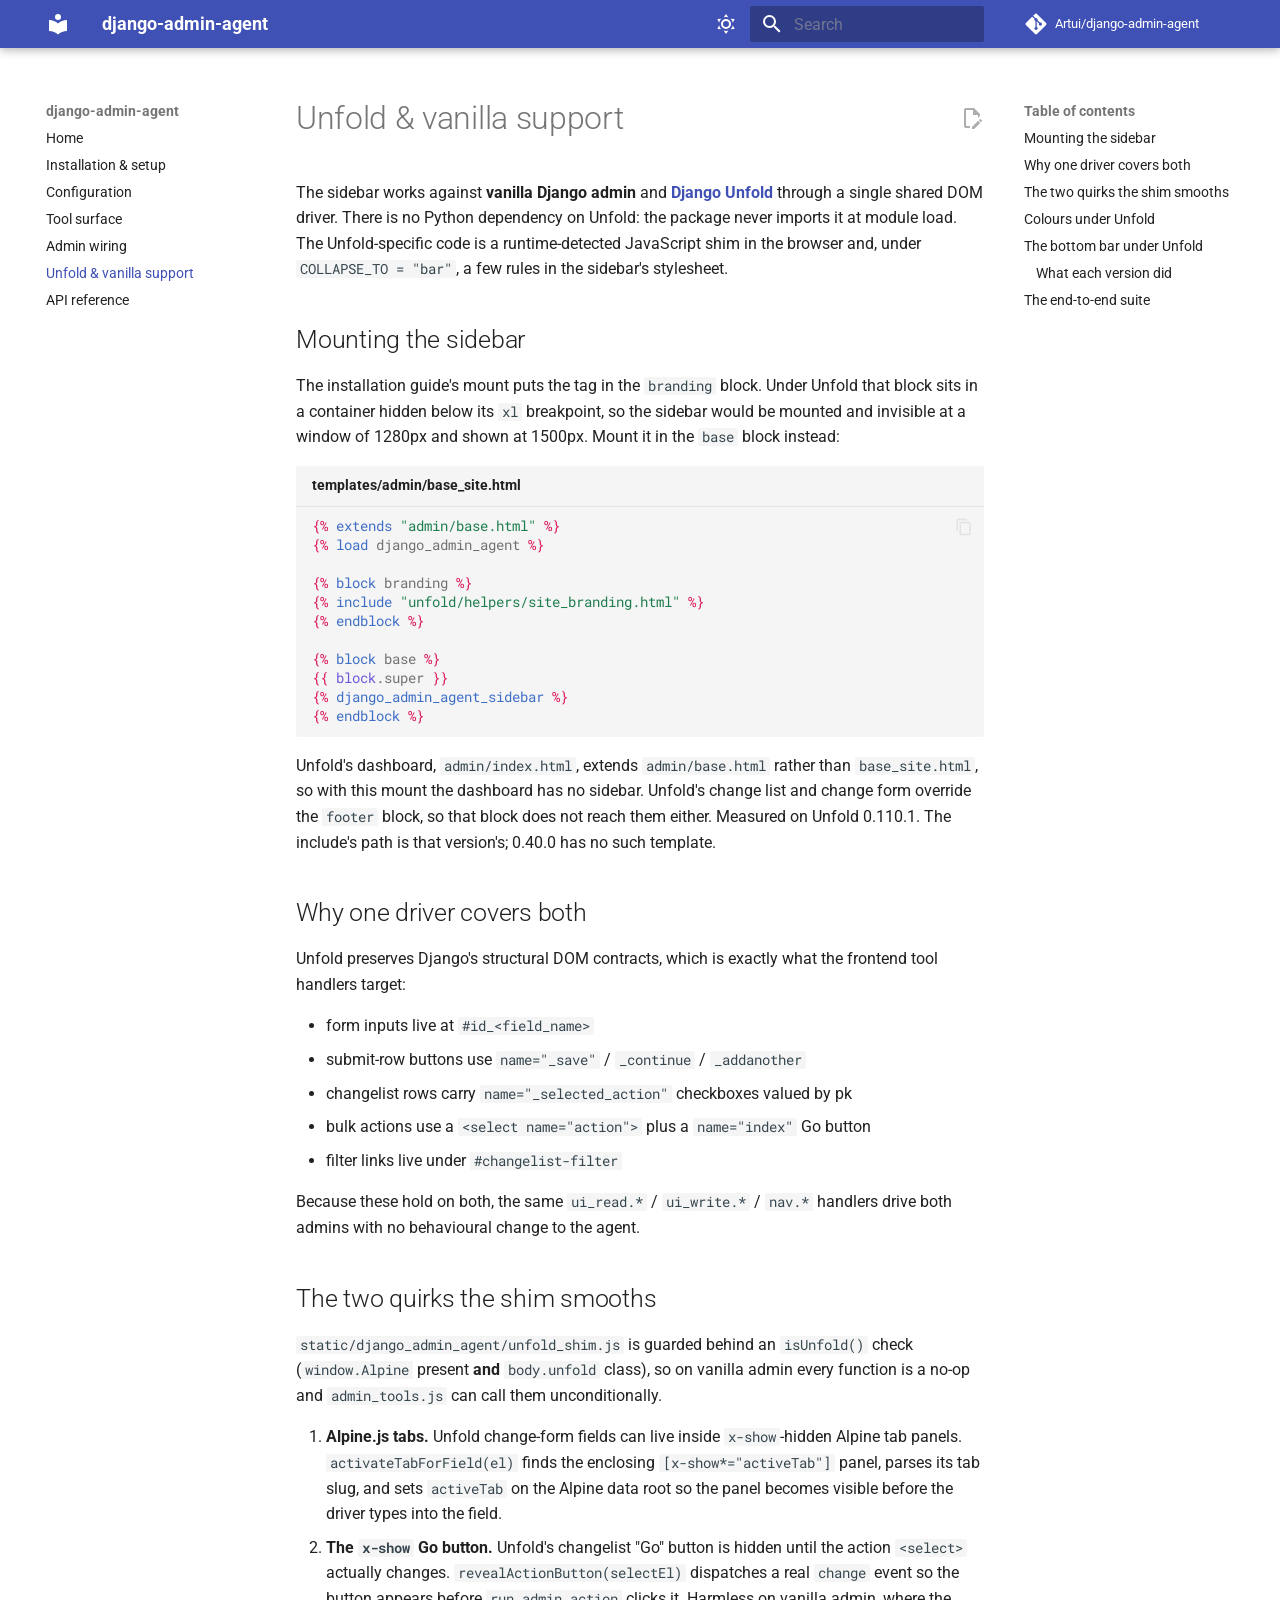
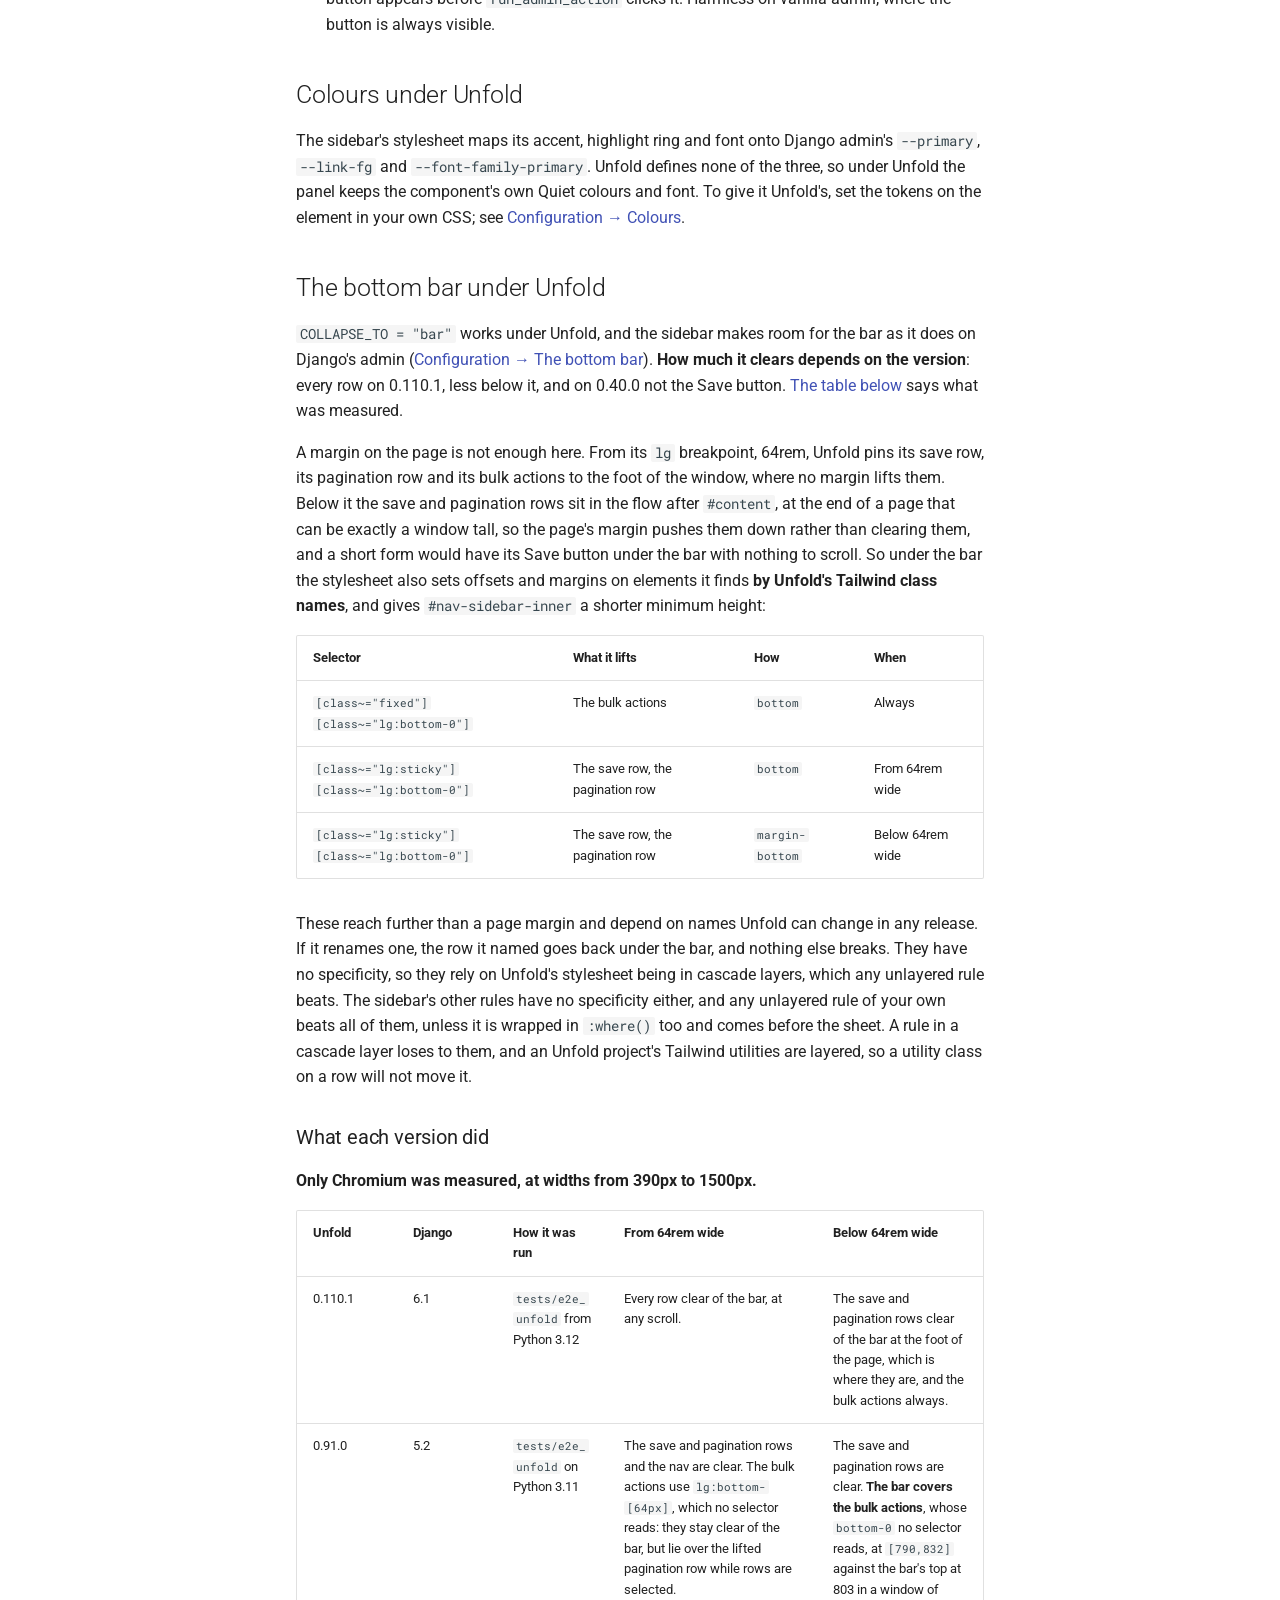
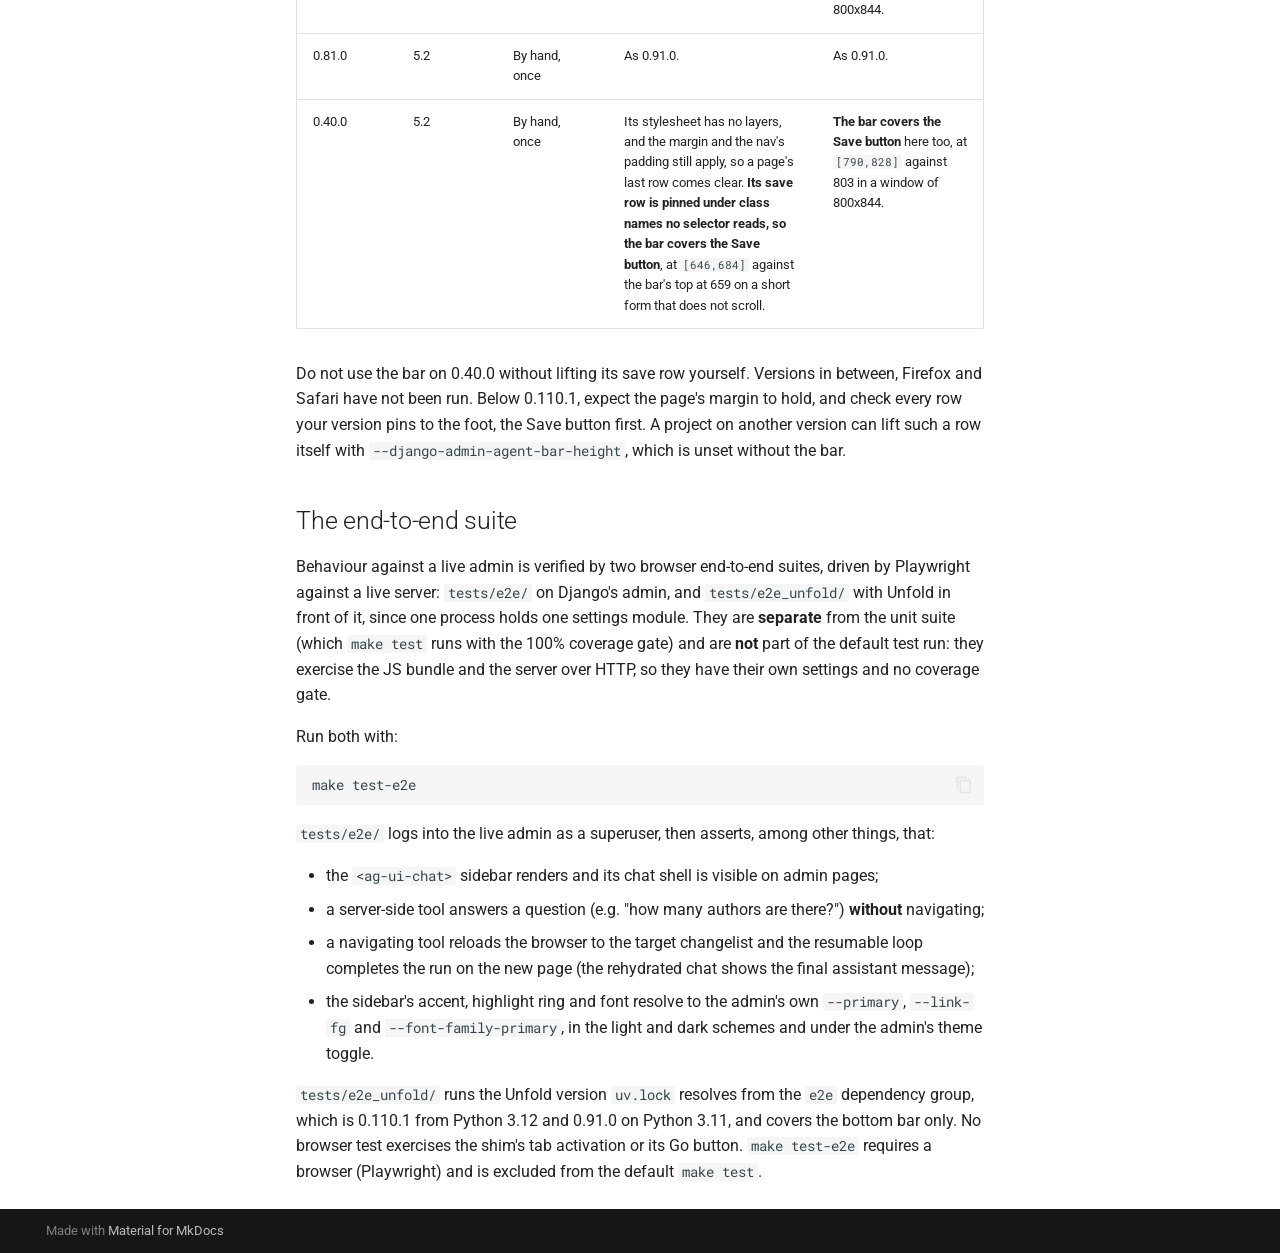
<file: unfold/index.html>
<!doctype html>
<html lang="en" class="no-js">
  <head>
    
      <meta charset="utf-8">
      <meta name="viewport" content="width=device-width,initial-scale=1">
      
        <meta name="description" content="An always-present chat-agent sidebar in the Django admin, built on django-ag-ui and the agents-web-components chat element.">
      
      
      
        <link rel="canonical" href="https://artui.github.io/django-admin-agent/unfold/">
      
      
        <link rel="prev" href="../admin-wiring/">
      
      
        <link rel="next" href="../reference/">
      
      
        
      
      
      <link rel="icon" href="../assets/images/favicon.png">
      <meta name="generator" content="mkdocs-1.6.1, mkdocs-material-9.8.1">
    
    
      
        <title>Unfold & vanilla support - django-admin-agent</title>
      
    
    
      <link rel="stylesheet" href="../assets/stylesheets/main.57a0d79d.min.css">
      
        
        <link rel="stylesheet" href="../assets/stylesheets/palette.fb2fffe2.min.css">
      
      


    
    
      
    
    
      
        
        
        <link rel="preconnect" href="https://fonts.gstatic.com" crossorigin>
        <link rel="stylesheet" href="https://fonts.googleapis.com/css?family=Roboto:300,300i,400,400i,700,700i%7CRoboto+Mono:400,400i,700,700i&display=fallback">
        <style>:root{--md-text-font:"Roboto";--md-code-font:"Roboto Mono"}</style>
      
    
    
      <link rel="stylesheet" href="../assets/_mkdocstrings.css">
    
    <script>__md_scope=new URL("..",location),__md_hash=e=>[...e].reduce(((e,_)=>(e<<5)-e+_.charCodeAt(0)),0),__md_get=(e,_=localStorage,t=__md_scope)=>JSON.parse(_.getItem(t.pathname+"."+e)),__md_set=(e,_,t=localStorage,a=__md_scope)=>{try{t.setItem(a.pathname+"."+e,JSON.stringify(_))}catch(e){}}</script>
    
      

    
    
  </head>
  
  
    
    
      
    
    
    
    
    <body dir="ltr" data-md-color-scheme="default" data-md-color-primary="indigo" data-md-color-accent="indigo">
  
    
    <input class="md-toggle" data-md-toggle="drawer" type="checkbox" id="__drawer" autocomplete="off">
    <input class="md-toggle" data-md-toggle="search" type="checkbox" id="__search" autocomplete="off">
    <label class="md-overlay" for="__drawer"></label>
    <div data-md-component="skip">
      
        
        <a href="#unfold-vanilla-support" class="md-skip">
          Skip to content
        </a>
      
    </div>
    <div data-md-component="announce">
      
    </div>
    
    
      

  

<header class="md-header md-header--shadow" data-md-component="header">
  <nav class="md-header__inner md-grid" aria-label="Header">
    <a href=".." title="django-admin-agent" class="md-header__button md-logo" aria-label="django-admin-agent" data-md-component="logo">
      
  
  <svg xmlns="http://www.w3.org/2000/svg" viewBox="0 0 24 24"><path d="M12 8a3 3 0 0 0 3-3 3 3 0 0 0-3-3 3 3 0 0 0-3 3 3 3 0 0 0 3 3m0 3.54C9.64 9.35 6.5 8 3 8v11c3.5 0 6.64 1.35 9 3.54 2.36-2.19 5.5-3.54 9-3.54V8c-3.5 0-6.64 1.35-9 3.54"/></svg>

    </a>
    <label class="md-header__button md-icon" for="__drawer">
      
      <svg xmlns="http://www.w3.org/2000/svg" viewBox="0 0 24 24"><path d="M3 6h18v2H3zm0 5h18v2H3zm0 5h18v2H3z"/></svg>
    </label>
    <div class="md-header__title" data-md-component="header-title">
      <div class="md-header__ellipsis">
        <div class="md-header__topic">
          <span class="md-ellipsis">
            django-admin-agent
          </span>
        </div>
        <div class="md-header__topic" data-md-component="header-topic">
          <span class="md-ellipsis">
            
              Unfold & vanilla support
            
          </span>
        </div>
      </div>
    </div>
    
      
        <form class="md-header__option" data-md-component="palette">
  
    
    
    
    <input class="md-option" data-md-color-media="(prefers-color-scheme: light)" data-md-color-scheme="default" data-md-color-primary="indigo" data-md-color-accent="indigo"  aria-label="Switch to dark mode"  type="radio" name="__palette" id="__palette_0">
    
      <label class="md-header__button md-icon" title="Switch to dark mode" for="__palette_1" hidden>
        <svg xmlns="http://www.w3.org/2000/svg" viewBox="0 0 24 24"><path d="M12 7a5 5 0 0 1 5 5 5 5 0 0 1-5 5 5 5 0 0 1-5-5 5 5 0 0 1 5-5m0 2a3 3 0 0 0-3 3 3 3 0 0 0 3 3 3 3 0 0 0 3-3 3 3 0 0 0-3-3m0-7 2.39 3.42C13.65 5.15 12.84 5 12 5s-1.65.15-2.39.42zM3.34 7l4.16-.35A7.2 7.2 0 0 0 5.94 8.5c-.44.74-.69 1.5-.83 2.29zm.02 10 1.76-3.77a7.131 7.131 0 0 0 2.38 4.14zM20.65 7l-1.77 3.79a7.02 7.02 0 0 0-2.38-4.15zm-.01 10-4.14.36c.59-.51 1.12-1.14 1.54-1.86.42-.73.69-1.5.83-2.29zM12 22l-2.41-3.44c.74.27 1.55.44 2.41.44.82 0 1.63-.17 2.37-.44z"/></svg>
      </label>
    
  
    
    
    
    <input class="md-option" data-md-color-media="(prefers-color-scheme: dark)" data-md-color-scheme="slate" data-md-color-primary="indigo" data-md-color-accent="indigo"  aria-label="Switch to light mode"  type="radio" name="__palette" id="__palette_1">
    
      <label class="md-header__button md-icon" title="Switch to light mode" for="__palette_0" hidden>
        <svg xmlns="http://www.w3.org/2000/svg" viewBox="0 0 24 24"><path d="m17.75 4.09-2.53 1.94.91 3.06-2.63-1.81-2.63 1.81.91-3.06-2.53-1.94L12.44 4l1.06-3 1.06 3zm3.5 6.91-1.64 1.25.59 1.98-1.7-1.17-1.7 1.17.59-1.98L15.75 11l2.06-.05L18.5 9l.69 1.95zm-2.28 4.95c.83-.08 1.72 1.1 1.19 1.85-.32.45-.66.87-1.08 1.27C15.17 23 8.84 23 4.94 19.07c-3.91-3.9-3.91-10.24 0-14.14.4-.4.82-.76 1.27-1.08.75-.53 1.93.36 1.85 1.19-.27 2.86.69 5.83 2.89 8.02a9.96 9.96 0 0 0 8.02 2.89m-1.64 2.02a12.08 12.08 0 0 1-7.8-3.47c-2.17-2.19-3.33-5-3.49-7.82-2.81 3.14-2.7 7.96.31 10.98 3.02 3.01 7.84 3.12 10.98.31"/></svg>
      </label>
    
  
</form>
      
    
    
      <script>var palette=__md_get("__palette");if(palette&&palette.color){if("(prefers-color-scheme)"===palette.color.media){var media=matchMedia("(prefers-color-scheme: light)"),input=document.querySelector(media.matches?"[data-md-color-media='(prefers-color-scheme: light)']":"[data-md-color-media='(prefers-color-scheme: dark)']");palette.color.media=input.getAttribute("data-md-color-media"),palette.color.scheme=input.getAttribute("data-md-color-scheme"),palette.color.primary=input.getAttribute("data-md-color-primary"),palette.color.accent=input.getAttribute("data-md-color-accent")}for(var[key,value]of Object.entries(palette.color))document.body.setAttribute("data-md-color-"+key,value)}</script>
    
    
    
      
      
        <label class="md-header__button md-icon" for="__search">
          
          <svg xmlns="http://www.w3.org/2000/svg" viewBox="0 0 24 24"><path d="M9.5 3A6.5 6.5 0 0 1 16 9.5c0 1.61-.59 3.09-1.56 4.23l.27.27h.79l5 5-1.5 1.5-5-5v-.79l-.27-.27A6.52 6.52 0 0 1 9.5 16 6.5 6.5 0 0 1 3 9.5 6.5 6.5 0 0 1 9.5 3m0 2C7 5 5 7 5 9.5S7 14 9.5 14 14 12 14 9.5 12 5 9.5 5"/></svg>
        </label>
        <div class="md-search" data-md-component="search" role="dialog">
  <label class="md-search__overlay" for="__search"></label>
  <div class="md-search__inner" role="search">
    <form class="md-search__form" name="search">
      <input type="text" class="md-search__input" name="query" aria-label="Search" placeholder="Search" autocapitalize="off" autocorrect="off" autocomplete="off" spellcheck="false" data-md-component="search-query" required>
      <label class="md-search__icon md-icon" for="__search">
        
        <svg xmlns="http://www.w3.org/2000/svg" viewBox="0 0 24 24"><path d="M9.5 3A6.5 6.5 0 0 1 16 9.5c0 1.61-.59 3.09-1.56 4.23l.27.27h.79l5 5-1.5 1.5-5-5v-.79l-.27-.27A6.52 6.52 0 0 1 9.5 16 6.5 6.5 0 0 1 3 9.5 6.5 6.5 0 0 1 9.5 3m0 2C7 5 5 7 5 9.5S7 14 9.5 14 14 12 14 9.5 12 5 9.5 5"/></svg>
        
        <svg xmlns="http://www.w3.org/2000/svg" viewBox="0 0 24 24"><path d="M20 11v2H8l5.5 5.5-1.42 1.42L4.16 12l7.92-7.92L13.5 5.5 8 11z"/></svg>
      </label>
      <nav class="md-search__options" aria-label="Search">
        
          <a href="javascript:void(0)" class="md-search__icon md-icon" title="Share" aria-label="Share" data-clipboard data-clipboard-text="" data-md-component="search-share" tabindex="-1">
            
            <svg xmlns="http://www.w3.org/2000/svg" viewBox="0 0 24 24"><path d="M18 16.08c-.76 0-1.44.3-1.96.77L8.91 12.7c.05-.23.09-.46.09-.7s-.04-.47-.09-.7l7.05-4.11c.54.5 1.25.81 2.04.81a3 3 0 0 0 3-3 3 3 0 0 0-3-3 3 3 0 0 0-3 3c0 .24.04.47.09.7L8.04 9.81C7.5 9.31 6.79 9 6 9a3 3 0 0 0-3 3 3 3 0 0 0 3 3c.79 0 1.5-.31 2.04-.81l7.12 4.15c-.05.21-.08.43-.08.66 0 1.61 1.31 2.91 2.92 2.91s2.92-1.3 2.92-2.91A2.92 2.92 0 0 0 18 16.08"/></svg>
          </a>
        
        <button type="reset" class="md-search__icon md-icon" title="Clear" aria-label="Clear" tabindex="-1">
          
          <svg xmlns="http://www.w3.org/2000/svg" viewBox="0 0 24 24"><path d="M19 6.41 17.59 5 12 10.59 6.41 5 5 6.41 10.59 12 5 17.59 6.41 19 12 13.41 17.59 19 19 17.59 13.41 12z"/></svg>
        </button>
      </nav>
      
        <div class="md-search__suggest" data-md-component="search-suggest"></div>
      
    </form>
    <div class="md-search__output">
      <div class="md-search__scrollwrap" tabindex="0" data-md-scrollfix>
        <div class="md-search-result" data-md-component="search-result">
          <div class="md-search-result__meta">
            Initializing search
          </div>
          <ol class="md-search-result__list" role="presentation"></ol>
        </div>
      </div>
    </div>
  </div>
</div>
      
    
    
      <div class="md-header__source">
        <a href="https://github.com/Artui/django-admin-agent" title="Go to repository" class="md-source" data-md-component="source">
  <div class="md-source__icon md-icon">
    
    <svg xmlns="http://www.w3.org/2000/svg" viewBox="0 0 448 512"><!--! Font Awesome Free 7.1.0 by @fontawesome - https://fontawesome.com License - https://fontawesome.com/license/free (Icons: CC BY 4.0, Fonts: SIL OFL 1.1, Code: MIT License) Copyright 2025 Fonticons, Inc.--><path d="M439.6 236.1 244 40.5c-5.4-5.5-12.8-8.5-20.4-8.5s-15 3-20.4 8.4L162.5 81l51.5 51.5c27.1-9.1 52.7 16.8 43.4 43.7l49.7 49.7c34.2-11.8 61.2 31 35.5 56.7-26.5 26.5-70.2-2.9-56-37.3L240.3 199v121.9c25.3 12.5 22.3 41.8 9.1 55-6.4 6.4-15.2 10.1-24.3 10.1s-17.8-3.6-24.3-10.1c-17.6-17.6-11.1-46.9 11.2-56v-123c-20.8-8.5-24.6-30.7-18.6-45L142.6 101 8.5 235.1C3 240.6 0 247.9 0 255.5s3 15 8.5 20.4l195.6 195.7c5.4 5.4 12.7 8.4 20.4 8.4s15-3 20.4-8.4l194.7-194.7c5.4-5.4 8.4-12.8 8.4-20.4s-3-15-8.4-20.4"/></svg>
  </div>
  <div class="md-source__repository">
    Artui/django-admin-agent
  </div>
</a>
      </div>
    
  </nav>
  
</header>
    
    <div class="md-container" data-md-component="container">
      
      
        
          
        
      
      <main class="md-main" data-md-component="main">
        <div class="md-main__inner md-grid">
          
            
              
              <div class="md-sidebar md-sidebar--primary" data-md-component="sidebar" data-md-type="navigation" >
                <div class="md-sidebar__scrollwrap">
                  <div class="md-sidebar__inner">
                    



<nav class="md-nav md-nav--primary" aria-label="Navigation" data-md-level="0">
  <label class="md-nav__title" for="__drawer">
    <a href=".." title="django-admin-agent" class="md-nav__button md-logo" aria-label="django-admin-agent" data-md-component="logo">
      
  
  <svg xmlns="http://www.w3.org/2000/svg" viewBox="0 0 24 24"><path d="M12 8a3 3 0 0 0 3-3 3 3 0 0 0-3-3 3 3 0 0 0-3 3 3 3 0 0 0 3 3m0 3.54C9.64 9.35 6.5 8 3 8v11c3.5 0 6.64 1.35 9 3.54 2.36-2.19 5.5-3.54 9-3.54V8c-3.5 0-6.64 1.35-9 3.54"/></svg>

    </a>
    django-admin-agent
  </label>
  
    <div class="md-nav__source">
      <a href="https://github.com/Artui/django-admin-agent" title="Go to repository" class="md-source" data-md-component="source">
  <div class="md-source__icon md-icon">
    
    <svg xmlns="http://www.w3.org/2000/svg" viewBox="0 0 448 512"><!--! Font Awesome Free 7.1.0 by @fontawesome - https://fontawesome.com License - https://fontawesome.com/license/free (Icons: CC BY 4.0, Fonts: SIL OFL 1.1, Code: MIT License) Copyright 2025 Fonticons, Inc.--><path d="M439.6 236.1 244 40.5c-5.4-5.5-12.8-8.5-20.4-8.5s-15 3-20.4 8.4L162.5 81l51.5 51.5c27.1-9.1 52.7 16.8 43.4 43.7l49.7 49.7c34.2-11.8 61.2 31 35.5 56.7-26.5 26.5-70.2-2.9-56-37.3L240.3 199v121.9c25.3 12.5 22.3 41.8 9.1 55-6.4 6.4-15.2 10.1-24.3 10.1s-17.8-3.6-24.3-10.1c-17.6-17.6-11.1-46.9 11.2-56v-123c-20.8-8.5-24.6-30.7-18.6-45L142.6 101 8.5 235.1C3 240.6 0 247.9 0 255.5s3 15 8.5 20.4l195.6 195.7c5.4 5.4 12.7 8.4 20.4 8.4s15-3 20.4-8.4l194.7-194.7c5.4-5.4 8.4-12.8 8.4-20.4s-3-15-8.4-20.4"/></svg>
  </div>
  <div class="md-source__repository">
    Artui/django-admin-agent
  </div>
</a>
    </div>
  
  <ul class="md-nav__list" data-md-scrollfix>
    
      
      
  
  
  
  
    <li class="md-nav__item">
      <a href=".." class="md-nav__link">
        
  
  
  <span class="md-ellipsis">
    
  
    Home
  

    
  </span>
  
  

      </a>
    </li>
  

    
      
      
  
  
  
  
    <li class="md-nav__item">
      <a href="../installation/" class="md-nav__link">
        
  
  
  <span class="md-ellipsis">
    
  
    Installation & setup
  

    
  </span>
  
  

      </a>
    </li>
  

    
      
      
  
  
  
  
    <li class="md-nav__item">
      <a href="../configuration/" class="md-nav__link">
        
  
  
  <span class="md-ellipsis">
    
  
    Configuration
  

    
  </span>
  
  

      </a>
    </li>
  

    
      
      
  
  
  
  
    <li class="md-nav__item">
      <a href="../tools/" class="md-nav__link">
        
  
  
  <span class="md-ellipsis">
    
  
    Tool surface
  

    
  </span>
  
  

      </a>
    </li>
  

    
      
      
  
  
  
  
    <li class="md-nav__item">
      <a href="../admin-wiring/" class="md-nav__link">
        
  
  
  <span class="md-ellipsis">
    
  
    Admin wiring
  

    
  </span>
  
  

      </a>
    </li>
  

    
      
      
  
  
    
  
  
  
    <li class="md-nav__item md-nav__item--active">
      
      <input class="md-nav__toggle md-toggle" type="checkbox" id="__toc">
      
      
        
      
      
        <label class="md-nav__link md-nav__link--active" for="__toc">
          
  
  
  <span class="md-ellipsis">
    
  
    Unfold & vanilla support
  

    
  </span>
  
  

          <span class="md-nav__icon md-icon"></span>
        </label>
      
      <a href="./" class="md-nav__link md-nav__link--active">
        
  
  
  <span class="md-ellipsis">
    
  
    Unfold & vanilla support
  

    
  </span>
  
  

      </a>
      
        

<nav class="md-nav md-nav--secondary" aria-label="Table of contents">
  
  
  
    
  
  
    <label class="md-nav__title" for="__toc">
      <span class="md-nav__icon md-icon"></span>
      Table of contents
    </label>
    <ul class="md-nav__list" data-md-component="toc" data-md-scrollfix>
      
        <li class="md-nav__item">
  <a href="#mounting-the-sidebar" class="md-nav__link">
    <span class="md-ellipsis">
      
        Mounting the sidebar
      
    </span>
  </a>
  
</li>
      
        <li class="md-nav__item">
  <a href="#why-one-driver-covers-both" class="md-nav__link">
    <span class="md-ellipsis">
      
        Why one driver covers both
      
    </span>
  </a>
  
</li>
      
        <li class="md-nav__item">
  <a href="#the-two-quirks-the-shim-smooths" class="md-nav__link">
    <span class="md-ellipsis">
      
        The two quirks the shim smooths
      
    </span>
  </a>
  
</li>
      
        <li class="md-nav__item">
  <a href="#colours-under-unfold" class="md-nav__link">
    <span class="md-ellipsis">
      
        Colours under Unfold
      
    </span>
  </a>
  
</li>
      
        <li class="md-nav__item">
  <a href="#the-bottom-bar-under-unfold" class="md-nav__link">
    <span class="md-ellipsis">
      
        The bottom bar under Unfold
      
    </span>
  </a>
  
    <nav class="md-nav" aria-label="The bottom bar under Unfold">
      <ul class="md-nav__list">
        
          <li class="md-nav__item">
  <a href="#what-each-version-did" class="md-nav__link">
    <span class="md-ellipsis">
      
        What each version did
      
    </span>
  </a>
  
</li>
        
      </ul>
    </nav>
  
</li>
      
        <li class="md-nav__item">
  <a href="#the-end-to-end-suite" class="md-nav__link">
    <span class="md-ellipsis">
      
        The end-to-end suite
      
    </span>
  </a>
  
</li>
      
    </ul>
  
</nav>
      
    </li>
  

    
      
      
  
  
  
  
    <li class="md-nav__item">
      <a href="../reference/" class="md-nav__link">
        
  
  
  <span class="md-ellipsis">
    
  
    API reference
  

    
  </span>
  
  

      </a>
    </li>
  

    
  </ul>
</nav>
                  </div>
                </div>
              </div>
            
            
              
              <div class="md-sidebar md-sidebar--secondary" data-md-component="sidebar" data-md-type="toc" >
                <div class="md-sidebar__scrollwrap">
                  <div class="md-sidebar__inner">
                    

<nav class="md-nav md-nav--secondary" aria-label="Table of contents">
  
  
  
    
  
  
    <label class="md-nav__title" for="__toc">
      <span class="md-nav__icon md-icon"></span>
      Table of contents
    </label>
    <ul class="md-nav__list" data-md-component="toc" data-md-scrollfix>
      
        <li class="md-nav__item">
  <a href="#mounting-the-sidebar" class="md-nav__link">
    <span class="md-ellipsis">
      
        Mounting the sidebar
      
    </span>
  </a>
  
</li>
      
        <li class="md-nav__item">
  <a href="#why-one-driver-covers-both" class="md-nav__link">
    <span class="md-ellipsis">
      
        Why one driver covers both
      
    </span>
  </a>
  
</li>
      
        <li class="md-nav__item">
  <a href="#the-two-quirks-the-shim-smooths" class="md-nav__link">
    <span class="md-ellipsis">
      
        The two quirks the shim smooths
      
    </span>
  </a>
  
</li>
      
        <li class="md-nav__item">
  <a href="#colours-under-unfold" class="md-nav__link">
    <span class="md-ellipsis">
      
        Colours under Unfold
      
    </span>
  </a>
  
</li>
      
        <li class="md-nav__item">
  <a href="#the-bottom-bar-under-unfold" class="md-nav__link">
    <span class="md-ellipsis">
      
        The bottom bar under Unfold
      
    </span>
  </a>
  
    <nav class="md-nav" aria-label="The bottom bar under Unfold">
      <ul class="md-nav__list">
        
          <li class="md-nav__item">
  <a href="#what-each-version-did" class="md-nav__link">
    <span class="md-ellipsis">
      
        What each version did
      
    </span>
  </a>
  
</li>
        
      </ul>
    </nav>
  
</li>
      
        <li class="md-nav__item">
  <a href="#the-end-to-end-suite" class="md-nav__link">
    <span class="md-ellipsis">
      
        The end-to-end suite
      
    </span>
  </a>
  
</li>
      
    </ul>
  
</nav>
                  </div>
                </div>
              </div>
            
          
          
            <div class="md-content" data-md-component="content">
              
              <article class="md-content__inner md-typeset">
                
                  


  
    <a href="https://github.com/Artui/django-admin-agent/edit/main/docs/unfold.md" title="Edit this page" class="md-content__button md-icon" rel="edit">
      
      <svg xmlns="http://www.w3.org/2000/svg" viewBox="0 0 24 24"><path d="M10 20H6V4h7v5h5v3.1l2-2V8l-6-6H6c-1.1 0-2 .9-2 2v16c0 1.1.9 2 2 2h4zm10.2-7c.1 0 .3.1.4.2l1.3 1.3c.2.2.2.6 0 .8l-1 1-2.1-2.1 1-1c.1-.1.2-.2.4-.2m0 3.9L14.1 23H12v-2.1l6.1-6.1z"/></svg>
    </a>
  
  


<h1 id="unfold-vanilla-support">Unfold &amp; vanilla support<a class="headerlink" href="#unfold-vanilla-support" title="Permanent link">&para;</a></h1>
<p>The sidebar works against <strong>vanilla Django admin</strong> and <strong><a href="https://github.com/unfoldadmin/django-unfold">Django
Unfold</a></strong> through a single shared
DOM driver. There is no Python dependency on Unfold: the package never imports
it at module load. The Unfold-specific code is a runtime-detected JavaScript shim
in the browser and, under <code>COLLAPSE_TO = "bar"</code>, a few rules in the sidebar's
stylesheet.</p>
<h2 id="mounting-the-sidebar">Mounting the sidebar<a class="headerlink" href="#mounting-the-sidebar" title="Permanent link">&para;</a></h2>
<p>The installation guide's mount puts the tag in the <code>branding</code> block. Under Unfold
that block sits in a container hidden below its <code>xl</code> breakpoint, so the sidebar
would be mounted and invisible at a window of 1280px and shown at 1500px. Mount it
in the <code>base</code> block instead:</p>
<div class="language-django highlight"><span class="filename">templates/admin/base_site.html</span><pre><span></span><code><span id="__span-0-1"><a id="__codelineno-0-1" name="__codelineno-0-1" href="#__codelineno-0-1"></a><span class="cp">{%</span> <span class="k">extends</span> <span class="s2">"admin/base.html"</span> <span class="cp">%}</span>
</span><span id="__span-0-2"><a id="__codelineno-0-2" name="__codelineno-0-2" href="#__codelineno-0-2"></a><span class="cp">{%</span> <span class="k">load</span> <span class="nv">django_admin_agent</span> <span class="cp">%}</span>
</span><span id="__span-0-3"><a id="__codelineno-0-3" name="__codelineno-0-3" href="#__codelineno-0-3"></a>
</span><span id="__span-0-4"><a id="__codelineno-0-4" name="__codelineno-0-4" href="#__codelineno-0-4"></a><span class="cp">{%</span> <span class="k">block</span> <span class="nv">branding</span> <span class="cp">%}</span>
</span><span id="__span-0-5"><a id="__codelineno-0-5" name="__codelineno-0-5" href="#__codelineno-0-5"></a><span class="cp">{%</span> <span class="k">include</span> <span class="s2">"unfold/helpers/site_branding.html"</span> <span class="cp">%}</span>
</span><span id="__span-0-6"><a id="__codelineno-0-6" name="__codelineno-0-6" href="#__codelineno-0-6"></a><span class="cp">{%</span> <span class="k">endblock</span> <span class="cp">%}</span>
</span><span id="__span-0-7"><a id="__codelineno-0-7" name="__codelineno-0-7" href="#__codelineno-0-7"></a>
</span><span id="__span-0-8"><a id="__codelineno-0-8" name="__codelineno-0-8" href="#__codelineno-0-8"></a><span class="cp">{%</span> <span class="k">block</span> <span class="nv">base</span> <span class="cp">%}</span>
</span><span id="__span-0-9"><a id="__codelineno-0-9" name="__codelineno-0-9" href="#__codelineno-0-9"></a><span class="cp">{{</span> <span class="nb">block</span><span class="nv">.super</span> <span class="cp">}}</span>
</span><span id="__span-0-10"><a id="__codelineno-0-10" name="__codelineno-0-10" href="#__codelineno-0-10"></a><span class="cp">{%</span> <span class="k">django_admin_agent_sidebar</span> <span class="cp">%}</span>
</span><span id="__span-0-11"><a id="__codelineno-0-11" name="__codelineno-0-11" href="#__codelineno-0-11"></a><span class="cp">{%</span> <span class="k">endblock</span> <span class="cp">%}</span>
</span></code></pre></div>
<p>Unfold's dashboard, <code>admin/index.html</code>, extends <code>admin/base.html</code> rather than
<code>base_site.html</code>, so with this mount the dashboard has no sidebar. Unfold's change
list and change form override the <code>footer</code> block, so that block does not reach
them either. Measured on Unfold 0.110.1. The include's path is that version's;
0.40.0 has no such template.</p>
<h2 id="why-one-driver-covers-both">Why one driver covers both<a class="headerlink" href="#why-one-driver-covers-both" title="Permanent link">&para;</a></h2>
<p>Unfold preserves Django's structural DOM contracts, which is exactly what the
frontend tool handlers target:</p>
<ul>
<li>form inputs live at <code>#id_&lt;field_name&gt;</code></li>
<li>submit-row buttons use <code>name="_save"</code> / <code>_continue</code> / <code>_addanother</code></li>
<li>changelist rows carry <code>name="_selected_action"</code> checkboxes valued by pk</li>
<li>bulk actions use a <code>&lt;select name="action"&gt;</code> plus a <code>name="index"</code> Go button</li>
<li>filter links live under <code>#changelist-filter</code></li>
</ul>
<p>Because these hold on both, the same <code>ui_read.*</code> / <code>ui_write.*</code> / <code>nav.*</code>
handlers drive both admins with no behavioural change to the agent.</p>
<h2 id="the-two-quirks-the-shim-smooths">The two quirks the shim smooths<a class="headerlink" href="#the-two-quirks-the-shim-smooths" title="Permanent link">&para;</a></h2>
<p><code>static/django_admin_agent/unfold_shim.js</code> is guarded behind an <code>isUnfold()</code>
check (<code>window.Alpine</code> present <strong>and</strong> <code>body.unfold</code> class), so on vanilla admin
every function is a no-op and <code>admin_tools.js</code> can call them unconditionally.</p>
<ol>
<li><strong>Alpine.js tabs.</strong> Unfold change-form fields can live inside <code>x-show</code>-hidden
   Alpine tab panels. <code>activateTabForField(el)</code> finds the enclosing
   <code>[x-show*="activeTab"]</code> panel, parses its tab slug, and sets <code>activeTab</code> on
   the Alpine data root so the panel becomes visible before the driver types
   into the field.</li>
<li><strong>The <code>x-show</code> Go button.</strong> Unfold's changelist "Go" button is hidden until
   the action <code>&lt;select&gt;</code> actually changes. <code>revealActionButton(selectEl)</code>
   dispatches a real <code>change</code> event so the button appears before
   <code>run_admin_action</code> clicks it. Harmless on vanilla admin, where the button is
   always visible.</li>
</ol>
<h2 id="colours-under-unfold">Colours under Unfold<a class="headerlink" href="#colours-under-unfold" title="Permanent link">&para;</a></h2>
<p>The sidebar's stylesheet maps its accent, highlight ring and font onto Django
admin's <code>--primary</code>, <code>--link-fg</code> and <code>--font-family-primary</code>. Unfold defines none
of the three, so under Unfold the panel keeps the component's own Quiet colours
and font. To give it Unfold's, set the tokens on the element in your own CSS; see
<a href="../configuration/#colours">Configuration → Colours</a>.</p>
<h2 id="the-bottom-bar-under-unfold">The bottom bar under Unfold<a class="headerlink" href="#the-bottom-bar-under-unfold" title="Permanent link">&para;</a></h2>
<p><code>COLLAPSE_TO = "bar"</code> works under Unfold, and the sidebar makes room for the bar as
it does on Django's admin (<a href="../configuration/#the-bottom-bar">Configuration → The bottom bar</a>).
<strong>How much it clears depends on the version</strong>: every row on 0.110.1, less below it,
and on 0.40.0 not the Save button. <a href="#what-each-version-did">The table below</a> says what
was measured.</p>
<p>A margin on the page is not enough here. From its <code>lg</code> breakpoint, 64rem, Unfold pins
its save row, its pagination row and its bulk actions to the foot of the window, where
no margin lifts them. Below it the save and pagination rows sit in the flow after
<code>#content</code>, at the end of a page that can be exactly a window tall, so the page's
margin pushes them down rather than clearing them, and a short form would have its
Save button under the bar with nothing to scroll. So under the bar the stylesheet also
sets offsets and margins on elements it finds <strong>by Unfold's Tailwind class names</strong>, and
gives <code>#nav-sidebar-inner</code> a shorter minimum height:</p>
<table>
<thead>
<tr>
<th>Selector</th>
<th>What it lifts</th>
<th>How</th>
<th>When</th>
</tr>
</thead>
<tbody>
<tr>
<td><code>[class~="fixed"][class~="lg:bottom-0"]</code></td>
<td>The bulk actions</td>
<td><code>bottom</code></td>
<td>Always</td>
</tr>
<tr>
<td><code>[class~="lg:sticky"][class~="lg:bottom-0"]</code></td>
<td>The save row, the pagination row</td>
<td><code>bottom</code></td>
<td>From 64rem wide</td>
</tr>
<tr>
<td><code>[class~="lg:sticky"][class~="lg:bottom-0"]</code></td>
<td>The save row, the pagination row</td>
<td><code>margin-bottom</code></td>
<td>Below 64rem wide</td>
</tr>
</tbody>
</table>
<p>These reach further than a page margin and depend on names Unfold can change in any
release. If it renames one, the row it named goes back under the bar, and nothing
else breaks. They have no specificity, so they rely on Unfold's stylesheet being in
cascade layers, which any unlayered rule beats. The sidebar's other rules have no
specificity either, and any unlayered rule of your own beats all of them, unless it is
wrapped in <code>:where()</code> too and comes before the sheet. A rule in a cascade layer loses to them, and an Unfold
project's Tailwind utilities are layered, so a utility class on a row will not move it.</p>
<h3 id="what-each-version-did">What each version did<a class="headerlink" href="#what-each-version-did" title="Permanent link">&para;</a></h3>
<p><strong>Only Chromium was measured, at widths from 390px to 1500px.</strong></p>
<table>
<thead>
<tr>
<th>Unfold</th>
<th>Django</th>
<th>How it was run</th>
<th>From 64rem wide</th>
<th>Below 64rem wide</th>
</tr>
</thead>
<tbody>
<tr>
<td>0.110.1</td>
<td>6.1</td>
<td><code>tests/e2e_unfold</code> from Python 3.12</td>
<td>Every row clear of the bar, at any scroll.</td>
<td>The save and pagination rows clear of the bar at the foot of the page, which is where they are, and the bulk actions always.</td>
</tr>
<tr>
<td>0.91.0</td>
<td>5.2</td>
<td><code>tests/e2e_unfold</code> on Python 3.11</td>
<td>The save and pagination rows and the nav are clear. The bulk actions use <code>lg:bottom-[64px]</code>, which no selector reads: they stay clear of the bar, but lie over the lifted pagination row while rows are selected.</td>
<td>The save and pagination rows are clear. <strong>The bar covers the bulk actions</strong>, whose <code>bottom-0</code> no selector reads, at <code>[790,832]</code> against the bar's top at 803 in a window of 800x844.</td>
</tr>
<tr>
<td>0.81.0</td>
<td>5.2</td>
<td>By hand, once</td>
<td>As 0.91.0.</td>
<td>As 0.91.0.</td>
</tr>
<tr>
<td>0.40.0</td>
<td>5.2</td>
<td>By hand, once</td>
<td>Its stylesheet has no layers, and the margin and the nav's padding still apply, so a page's last row comes clear. <strong>Its save row is pinned under class names no selector reads, so the bar covers the Save button</strong>, at <code>[646,684]</code> against the bar's top at 659 on a short form that does not scroll.</td>
<td><strong>The bar covers the Save button</strong> here too, at <code>[790,828]</code> against 803 in a window of 800x844.</td>
</tr>
</tbody>
</table>
<p>Do not use the bar on 0.40.0 without lifting its save row yourself. Versions in
between, Firefox and Safari have not been run. Below 0.110.1, expect the page's margin
to hold, and check every row your version pins to the foot, the Save button first. A
project on another version can lift such a row itself with
<code>--django-admin-agent-bar-height</code>, which is unset without the bar.</p>
<h2 id="the-end-to-end-suite">The end-to-end suite<a class="headerlink" href="#the-end-to-end-suite" title="Permanent link">&para;</a></h2>
<p>Behaviour against a live admin is verified by two browser end-to-end suites, driven
by Playwright against a live server: <code>tests/e2e/</code> on Django's admin, and
<code>tests/e2e_unfold/</code> with Unfold in front of it, since one process holds one settings
module. They are <strong>separate</strong> from
the unit suite (which <code>make test</code> runs with the 100% coverage gate) and are <strong>not</strong>
part of the default test run: they exercise the JS bundle and the server over
HTTP, so they have their own settings and no coverage gate.</p>
<p>Run both with:</p>
<div class="language-bash highlight"><pre><span></span><code><span id="__span-1-1"><a id="__codelineno-1-1" name="__codelineno-1-1" href="#__codelineno-1-1"></a>make<span class="w"> </span>test-e2e
</span></code></pre></div>
<p><code>tests/e2e/</code> logs into the live admin as a superuser, then asserts, among other
things, that:</p>
<ul>
<li>the <code>&lt;ag-ui-chat&gt;</code> sidebar renders and its chat shell is visible on admin
  pages;</li>
<li>a server-side tool answers a question (e.g. "how many authors are there?")
  <strong>without</strong> navigating;</li>
<li>a navigating tool reloads the browser to the target changelist and the
  resumable loop completes the run on the new page (the rehydrated chat shows
  the final assistant message);</li>
<li>the sidebar's accent, highlight ring and font resolve to the admin's own
  <code>--primary</code>, <code>--link-fg</code> and <code>--font-family-primary</code>, in the light and dark
  schemes and under the admin's theme toggle.</li>
</ul>
<p><code>tests/e2e_unfold/</code> runs the Unfold version <code>uv.lock</code> resolves from the <code>e2e</code>
dependency group, which is 0.110.1 from Python 3.12 and 0.91.0 on Python 3.11, and
covers the bottom bar only. No browser test exercises the shim's tab
activation or its Go button. <code>make test-e2e</code> requires a browser (Playwright) and is
excluded from the default <code>make test</code>.</p>












                
              </article>
            </div>
          
          
<script>var target=document.getElementById(location.hash.slice(1));target&&target.name&&(target.checked=target.name.startsWith("__tabbed_"))</script>
        </div>
        
          <button type="button" class="md-top md-icon" data-md-component="top" hidden>
  
  <svg xmlns="http://www.w3.org/2000/svg" viewBox="0 0 24 24"><path d="M13 20h-2V8l-5.5 5.5-1.42-1.42L12 4.16l7.92 7.92-1.42 1.42L13 8z"/></svg>
  Back to top
</button>
        
      </main>
      
        <footer class="md-footer">
  
  <div class="md-footer-meta md-typeset">
    <div class="md-footer-meta__inner md-grid">
      <div class="md-copyright">
  
  
    Made with
    <a href="https://squidfunk.github.io/mkdocs-material/" target="_blank" rel="noopener">
      Material for MkDocs
    </a>
  
</div>
      
    </div>
  </div>
</footer>
      
    </div>
    <div class="md-dialog" data-md-component="dialog">
      <div class="md-dialog__inner md-typeset"></div>
    </div>
    
    
    
      
      
      <script id="__config" type="application/json">{"annotate": null, "base": "..", "features": ["navigation.instant", "navigation.tracking", "navigation.sections", "navigation.expand", "navigation.indexes", "navigation.top", "search.highlight", "search.share", "search.suggest", "content.code.copy", "content.code.annotate", "content.action.edit", "toc.follow"], "search": "../assets/javascripts/workers/search.a7633da7.min.js", "tags": null, "translations": {"clipboard.copied": "Copied to clipboard", "clipboard.copy": "Copy to clipboard", "search.result.more.one": "1 more on this page", "search.result.more.other": "# more on this page", "search.result.none": "No matching documents", "search.result.one": "1 matching document", "search.result.other": "# matching documents", "search.result.placeholder": "Type to start searching", "search.result.term.missing": "Missing", "select.version": "Select version"}, "version": null}</script>
    
    
      <script src="../assets/javascripts/bundle.a5f9d56c.min.js"></script>
      
    
  </body>
</html>
</file>
<file: assets/_mkdocstrings.css>
/* Avoid breaking parameter names, etc. in table cells. */
.doc-contents td code {
  word-break: normal !important;
}

/* No line break before first paragraph of descriptions. */
.doc-md-description,
.doc-md-description>p:first-child {
  display: inline;
}

/* No text transformation from Material for MkDocs for H5 headings. */
.md-typeset h5 .doc-object-name {
  text-transform: none;
}

/* Max width for docstring sections tables. */
.doc .md-typeset__table,
.doc .md-typeset__table table {
  display: table !important;
  width: 100%;
}

.doc .md-typeset__table tr {
  display: table-row;
}

/* Defaults in Spacy table style. */
.doc-param-default,
.doc-type_param-default {
  float: right;
}

/* Parameter headings must be inline, not blocks. */
.doc-heading-parameter,
.doc-heading-type_parameter {
  display: inline;
}

/* Default font size for parameter headings. */
.md-typeset .doc-heading-parameter {
  font-size: inherit;
}

/* Prefer space on the right, not the left of parameter permalinks. */
.doc-heading-parameter .headerlink,
.doc-heading-type_parameter .headerlink {
  margin-left: 0 !important;
  margin-right: 0.2rem;
}

/* Backward-compatibility: docstring section titles in bold. */
.doc-section-title {
  font-weight: bold;
}

/* Backlinks crumb separator. */
.doc-backlink-crumb {
  display: inline-flex;
  gap: .2rem;
  white-space: nowrap;
  align-items: center;
  vertical-align: middle;
}
.doc-backlink-crumb:not(:first-child)::before {
  background-color: var(--md-default-fg-color--lighter);
  content: "";
  display: inline;
  height: 1rem;
  --md-path-icon: url('data:image/svg+xml;charset=utf-8,<svg xmlns="http://www.w3.org/2000/svg" viewBox="0 0 24 24"><path d="M8.59 16.58 13.17 12 8.59 7.41 10 6l6 6-6 6z"/></svg>');
  -webkit-mask-image: var(--md-path-icon);
  mask-image: var(--md-path-icon);
  width: 1rem;
}
.doc-backlink-crumb.last {
  font-weight: bold;
}

/* Symbols in Navigation and ToC. */
:root, :host,
[data-md-color-scheme="default"] {
  --doc-symbol-parameter-fg-color: #df50af;
  --doc-symbol-type_parameter-fg-color: #df50af;
  --doc-symbol-attribute-fg-color: #953800;
  --doc-symbol-function-fg-color: #8250df;
  --doc-symbol-method-fg-color: #8250df;
  --doc-symbol-class-fg-color: #0550ae;
  --doc-symbol-type_alias-fg-color: #0550ae;
  --doc-symbol-module-fg-color: #5cad0f;

  --doc-symbol-parameter-bg-color: #df50af1a;
  --doc-symbol-type_parameter-bg-color: #df50af1a;
  --doc-symbol-attribute-bg-color: #9538001a;
  --doc-symbol-function-bg-color: #8250df1a;
  --doc-symbol-method-bg-color: #8250df1a;
  --doc-symbol-class-bg-color: #0550ae1a;
  --doc-symbol-type_alias-bg-color: #0550ae1a;
  --doc-symbol-module-bg-color: #5cad0f1a;
}

[data-md-color-scheme="slate"] {
  --doc-symbol-parameter-fg-color: #ffa8cc;
  --doc-symbol-type_parameter-fg-color: #ffa8cc;
  --doc-symbol-attribute-fg-color: #ffa657;
  --doc-symbol-function-fg-color: #d2a8ff;
  --doc-symbol-method-fg-color: #d2a8ff;
  --doc-symbol-class-fg-color: #79c0ff;
  --doc-symbol-type_alias-fg-color: #79c0ff;
  --doc-symbol-module-fg-color: #baff79;

  --doc-symbol-parameter-bg-color: #ffa8cc1a;
  --doc-symbol-type_parameter-bg-color: #ffa8cc1a;
  --doc-symbol-attribute-bg-color: #ffa6571a;
  --doc-symbol-function-bg-color: #d2a8ff1a;
  --doc-symbol-method-bg-color: #d2a8ff1a;
  --doc-symbol-class-bg-color: #79c0ff1a;
  --doc-symbol-type_alias-bg-color: #79c0ff1a;
  --doc-symbol-module-bg-color: #baff791a;
}

code.doc-symbol {
  border-radius: .1rem;
  font-size: .85em;
  padding: 0 .3em;
  font-weight: bold;
}

code.doc-symbol-parameter,
a code.doc-symbol-parameter {
  color: var(--doc-symbol-parameter-fg-color);
  background-color: var(--doc-symbol-parameter-bg-color);
}

code.doc-symbol-parameter::after {
  content: "param";
}

code.doc-symbol-type_parameter,
a code.doc-symbol-type_parameter {
  color: var(--doc-symbol-type_parameter-fg-color);
  background-color: var(--doc-symbol-type_parameter-bg-color);
}

code.doc-symbol-type_parameter::after {
  content: "type-param";
}

code.doc-symbol-attribute,
a code.doc-symbol-attribute {
  color: var(--doc-symbol-attribute-fg-color);
  background-color: var(--doc-symbol-attribute-bg-color);
}

code.doc-symbol-attribute::after {
  content: "attr";
}

code.doc-symbol-function,
a code.doc-symbol-function {
  color: var(--doc-symbol-function-fg-color);
  background-color: var(--doc-symbol-function-bg-color);
}

code.doc-symbol-function::after {
  content: "func";
}

code.doc-symbol-method,
a code.doc-symbol-method {
  color: var(--doc-symbol-method-fg-color);
  background-color: var(--doc-symbol-method-bg-color);
}

code.doc-symbol-method::after {
  content: "meth";
}

code.doc-symbol-class,
a code.doc-symbol-class {
  color: var(--doc-symbol-class-fg-color);
  background-color: var(--doc-symbol-class-bg-color);
}

code.doc-symbol-class::after {
  content: "class";
}


code.doc-symbol-type_alias,
a code.doc-symbol-type_alias {
  color: var(--doc-symbol-type_alias-fg-color);
  background-color: var(--doc-symbol-type_alias-bg-color);
}

code.doc-symbol-type_alias::after {
  content: "type";
}

code.doc-symbol-module,
a code.doc-symbol-module {
  color: var(--doc-symbol-module-fg-color);
  background-color: var(--doc-symbol-module-bg-color);
}

code.doc-symbol-module::after {
  content: "mod";
}

.doc-signature .autorefs {
  color: inherit;
  border-bottom: 1px dotted currentcolor;
}

/* Source code blocks (admonitions). */
:root {
  --md-admonition-icon--mkdocstrings-source: url('data:image/svg+xml;charset=utf-8,<svg xmlns="http://www.w3.org/2000/svg" viewBox="0 0 24 24"><path d="M15.22 4.97a.75.75 0 0 1 1.06 0l6.5 6.5a.75.75 0 0 1 0 1.06l-6.5 6.5a.749.749 0 0 1-1.275-.326.75.75 0 0 1 .215-.734L21.19 12l-5.97-5.97a.75.75 0 0 1 0-1.06m-6.44 0a.75.75 0 0 1 0 1.06L2.81 12l5.97 5.97a.749.749 0 0 1-.326 1.275.75.75 0 0 1-.734-.215l-6.5-6.5a.75.75 0 0 1 0-1.06l6.5-6.5a.75.75 0 0 1 1.06 0"/></svg>')
}
.md-typeset .admonition.mkdocstrings-source,
.md-typeset details.mkdocstrings-source {
  border: none;
  padding: 0;
}
.md-typeset .admonition.mkdocstrings-source:focus-within,
.md-typeset details.mkdocstrings-source:focus-within {
  box-shadow: none;
}
.md-typeset .mkdocstrings-source > .admonition-title,
.md-typeset .mkdocstrings-source > summary {
  background-color: inherit;
}
.md-typeset .mkdocstrings-source > .admonition-title::before,
.md-typeset .mkdocstrings-source > summary::before {
  background-color: var(--md-default-fg-color);
  -webkit-mask-image: var(--md-admonition-icon--mkdocstrings-source);
          mask-image: var(--md-admonition-icon--mkdocstrings-source);
}
</file>
<file: assets/stylesheets/main.57a0d79d.min.css>
@charset "UTF-8";html{box-sizing:border-box;-webkit-text-size-adjust:none;-moz-text-size-adjust:none;text-size-adjust:none}*,:after,:before{box-sizing:inherit}@media(prefers-reduced-motion){*,:after,:before{transition:none!important}}body{margin:0;-webkit-font-smoothing:antialiased;-moz-osx-font-smoothing:grayscale;--md-text-font-family:var(--md-text-font, _),
    -apple-system, BlinkMacSystemFont, Helvetica, Arial, sans-serif;--md-code-font-family:var(--md-code-font, _),
    SFMono-Regular, Consolas, Menlo, monospace}.md-typeset code:not(.focus-visible),a,button,input,label{-webkit-tap-highlight-color:transparent}a{color:inherit;text-decoration:none}hr{box-sizing:initial;display:block;height:.05rem;padding:0;overflow:visible;border:0}small{font-size:80%}sub,sup{line-height:1em}img{border-style:none}table{border-spacing:0;border-collapse:initial}td,th{font-weight:400;vertical-align:top}button{padding:0;margin:0;font-family:inherit;font-size:inherit;background:#0000;border:0}input{border:0;outline:none}:root{--md-primary-fg-color:#4051b5;--md-primary-fg-color--light:#5d6cc0;--md-primary-fg-color--dark:#303fa1;--md-primary-bg-color:#fff;--md-primary-bg-color--light:#ffffffb3;--md-accent-fg-color:#526cfe;--md-accent-fg-color--transparent:#526cfe1a;--md-accent-bg-color:#fff;--md-accent-bg-color--light:#ffffffb3;--md-typeset-table-sort-icon:url("data:image/svg+xml;charset=utf-8,<svg xmlns='http://www.w3.org/2000/svg' viewBox='0 0 24 24'><path d='m18 21-4-4h3V7h-3l4-4 4 4h-3v10h3M2 19v-2h10v2M2 13v-2h7v2M2 7V5h4v2z'/></svg>");--md-typeset-table-sort-icon--asc:url("data:image/svg+xml;charset=utf-8,<svg xmlns='http://www.w3.org/2000/svg' viewBox='0 0 24 24'><path d='M19 17h3l-4 4-4-4h3V3h2M2 17h10v2H2M6 5v2H2V5m0 6h7v2H2z'/></svg>");--md-typeset-table-sort-icon--desc:url("data:image/svg+xml;charset=utf-8,<svg xmlns='http://www.w3.org/2000/svg' viewBox='0 0 24 24'><path d='M19 7h3l-4-4-4 4h3v14h2M2 17h10v2H2M6 5v2H2V5m0 6h7v2H2z'/></svg>")}[data-md-color-scheme=default]{color-scheme:light}[data-md-color-scheme=default] img[src$="#gh-dark-mode-only"],[data-md-color-scheme=default] img[src$="#only-dark"]{display:none}:root,[data-md-color-scheme=default]{--md-hue:225deg;--md-default-fg-color:#000000de;--md-default-fg-color--light:#0000008a;--md-default-fg-color--lighter:#00000052;--md-default-fg-color--lightest:#00000012;--md-default-bg-color:#fff;--md-default-bg-color--light:#ffffffb3;--md-default-bg-color--lighter:#ffffff4d;--md-default-bg-color--lightest:#ffffff1f;--md-code-fg-color:#36464e;--md-code-bg-color:#f5f5f5;--md-code-bg-color--light:#f5f5f5b3;--md-code-bg-color--lighter:#f5f5f54d;--md-code-hl-color:#4287ff;--md-code-hl-color--light:#4287ff1a;--md-code-hl-number-color:#d52a2a;--md-code-hl-special-color:#db1457;--md-code-hl-function-color:#a846b9;--md-code-hl-constant-color:#6e59d9;--md-code-hl-keyword-color:#3f6ec6;--md-code-hl-string-color:#1c7d4d;--md-code-hl-name-color:var(--md-code-fg-color);--md-code-hl-operator-color:var(--md-default-fg-color--light);--md-code-hl-punctuation-color:var(--md-default-fg-color--light);--md-code-hl-comment-color:var(--md-default-fg-color--light);--md-code-hl-generic-color:var(--md-default-fg-color--light);--md-code-hl-variable-color:var(--md-default-fg-color--light);--md-typeset-color:var(--md-default-fg-color);--md-typeset-a-color:var(--md-primary-fg-color);--md-typeset-del-color:#f5503d26;--md-typeset-ins-color:#0bd57026;--md-typeset-kbd-color:#fafafa;--md-typeset-kbd-accent-color:#fff;--md-typeset-kbd-border-color:#b8b8b8;--md-typeset-mark-color:#ffff0080;--md-typeset-table-color:#0000001f;--md-typeset-table-color--light:#00000009;--md-admonition-fg-color:var(--md-default-fg-color);--md-admonition-bg-color:var(--md-default-bg-color);--md-warning-fg-color:#000000de;--md-warning-bg-color:#ff9;--md-footer-fg-color:#fff;--md-footer-fg-color--light:#ffffffb3;--md-footer-fg-color--lighter:#ffffff73;--md-footer-bg-color:#000000de;--md-footer-bg-color--dark:#00000052;--md-shadow-z1:0 0.2rem 0.5rem #0000000d,
    0 0 0.05rem #0000001a;--md-shadow-z2:0 0.2rem 0.5rem #0000001a,
    0 0 0.05rem #00000040;--md-shadow-z3:0 0.2rem 0.5rem #0003,
    0 0 0.05rem #00000059}.md-icon svg{display:block;width:1.2rem;height:1.2rem;fill:currentcolor}aside,body,input{font-family:var(--md-text-font-family);font-feature-settings:"kern","liga";color:var(--md-typeset-color)}code,kbd,pre{font-family:var(--md-code-font-family);font-feature-settings:"kern"}.md-typeset{font-size:.8rem;line-height:1.6;overflow-wrap:break-word;-webkit-print-color-adjust:exact;color-adjust:exact}@media print{.md-typeset{font-size:.68rem}.md-typeset code,.md-typeset kbd,.md-typeset pre{white-space:pre-wrap}}.md-typeset blockquote,.md-typeset dl,.md-typeset figure,.md-typeset ol,.md-typeset pre,.md-typeset ul{margin-top:1em;margin-bottom:1em}.md-typeset h1{margin:0 0 1.25em;font-size:2em;line-height:1.3;color:var(--md-default-fg-color--light)}.md-typeset h1,.md-typeset h2{font-weight:300;letter-spacing:-.01em}.md-typeset h2{margin:1.6em 0 .64em;font-size:1.5625em;line-height:1.4}.md-typeset h3{margin:1.6em 0 .8em;font-size:1.25em;font-weight:400;line-height:1.5;letter-spacing:-.01em}.md-typeset h2+h3{margin-top:.8em}.md-typeset h4{margin:1em 0;font-weight:700;letter-spacing:-.01em}.md-typeset h5,.md-typeset h6{margin:1.25em 0;font-size:.8em;font-weight:700;color:var(--md-default-fg-color--light);letter-spacing:-.01em}.md-typeset h5{text-transform:uppercase}.md-typeset h5 code{text-transform:none}.md-typeset hr{display:flow-root;margin:1.5em 0;border-bottom:.05rem solid var(--md-default-fg-color--lightest)}.md-typeset a{color:var(--md-typeset-a-color);word-break:break-word}.md-typeset a,.md-typeset a:before{transition:color 125ms}.md-typeset a:focus,.md-typeset a:hover{color:var(--md-accent-fg-color)}.md-typeset a:focus code,.md-typeset a:hover code{color:var(--md-accent-fg-color);background-color:var(--md-accent-fg-color--transparent)}.md-typeset a code{color:var(--md-typeset-a-color)}.md-typeset a.focus-visible{outline-color:var(--md-accent-fg-color);outline-offset:.2rem}.md-typeset code,.md-typeset kbd,.md-typeset pre{font-variant-ligatures:none;color:var(--md-code-fg-color);direction:ltr;transition:background-color 125ms}.md-typeset code{padding:0 .2941176471em;font-size:.85em;word-break:break-word;background-color:var(--md-code-bg-color);border-radius:.1rem;-webkit-box-decoration-break:clone;box-decoration-break:clone;transition:color 125ms,background-color 125ms}.md-typeset code:not(.focus-visible){outline:none}.md-typeset pre{position:relative;display:flow-root;line-height:1.4}.md-typeset pre>code{display:block;padding:.7720588235em 1.1764705882em;margin:0;overflow:auto;word-break:normal;touch-action:auto;scrollbar-color:var(--md-default-fg-color--lighter) #0000;scrollbar-width:thin;outline-color:var(--md-accent-fg-color);box-shadow:none;-webkit-box-decoration-break:slice;box-decoration-break:slice}.md-typeset pre>code:hover{scrollbar-color:var(--md-accent-fg-color) #0000}.md-typeset pre>code::-webkit-scrollbar{width:.2rem;height:.2rem}.md-typeset pre>code::-webkit-scrollbar-thumb{background-color:var(--md-default-fg-color--lighter)}.md-typeset pre>code::-webkit-scrollbar-thumb:hover{background-color:var(--md-accent-fg-color)}.md-typeset kbd{display:inline-block;padding:0 .6666666667em;font-size:.75em;color:var(--md-default-fg-color);word-break:break-word;vertical-align:text-top;background-color:var(--md-typeset-kbd-color);border-radius:.1rem;box-shadow:0 .1rem 0 .05rem var(--md-typeset-kbd-border-color),0 .1rem 0 var(--md-typeset-kbd-border-color),0 -.1rem .2rem var(--md-typeset-kbd-accent-color) inset}.md-typeset mark{color:inherit;word-break:break-word;background-color:var(--md-typeset-mark-color);-webkit-box-decoration-break:clone;box-decoration-break:clone}.md-typeset abbr{text-decoration:none;cursor:help}.md-typeset [data-preview],.md-typeset abbr{border-bottom:.05rem dotted var(--md-default-fg-color--light)}.md-typeset small{opacity:.75}[dir=ltr] .md-typeset sub,[dir=ltr] .md-typeset sup{margin-left:.078125em}[dir=rtl] .md-typeset sub,[dir=rtl] .md-typeset sup{margin-right:.078125em}[dir=ltr] .md-typeset blockquote{padding-left:.6rem;border-left:.2rem solid var(--md-default-fg-color--lighter)}[dir=rtl] .md-typeset blockquote{padding-right:.6rem;border-right:.2rem solid var(--md-default-fg-color--lighter)}.md-typeset blockquote{margin-left:0;margin-right:0;color:var(--md-default-fg-color--light)}.md-typeset ul{list-style-type:disc}.md-typeset ul[type]{list-style-type:revert-layer}[dir=ltr] .md-typeset ol,[dir=ltr] .md-typeset ol li ol,[dir=ltr] .md-typeset ol li ul,[dir=ltr] .md-typeset ul,[dir=ltr] .md-typeset ul li ol,[dir=ltr] .md-typeset ul li ul{margin-left:.625em}[dir=rtl] .md-typeset ol,[dir=rtl] .md-typeset ol li ol,[dir=rtl] .md-typeset ol li ul,[dir=rtl] .md-typeset ul,[dir=rtl] .md-typeset ul li ol,[dir=rtl] .md-typeset ul li ul{margin-right:.625em}.md-typeset ol,.md-typeset ul{padding:0}.md-typeset ol:not([hidden]),.md-typeset ul:not([hidden]){display:flow-root}.md-typeset ol ol,.md-typeset ul ol{list-style-type:lower-alpha}.md-typeset ol ol ol,.md-typeset ul ol ol{list-style-type:lower-roman}.md-typeset ol ol ol ol,.md-typeset ul ol ol ol{list-style-type:upper-alpha}.md-typeset ol ol ol ol ol,.md-typeset ul ol ol ol ol{list-style-type:upper-roman}.md-typeset ol[type],.md-typeset ul[type]{list-style-type:revert-layer}[dir=ltr] .md-typeset ol li,[dir=ltr] .md-typeset ul li{margin-left:1.25em}[dir=rtl] .md-typeset ol li,[dir=rtl] .md-typeset ul li{margin-right:1.25em}.md-typeset ol li,.md-typeset ul li{margin-bottom:.5em}.md-typeset ol li blockquote,.md-typeset ol li p,.md-typeset ul li blockquote,.md-typeset ul li p{margin:.5em 0}.md-typeset ol li:last-child,.md-typeset ul li:last-child{margin-bottom:0}.md-typeset ol li ol,.md-typeset ol li ul,.md-typeset ul li ol,.md-typeset ul li ul{margin-top:.5em;margin-bottom:.5em}[dir=ltr] .md-typeset dd{margin-left:1.875em}[dir=rtl] .md-typeset dd{margin-right:1.875em}.md-typeset dd{margin-top:1em;margin-bottom:1.5em}.md-typeset img,.md-typeset svg,.md-typeset video{max-width:100%;height:auto}.md-typeset img[align=left]{margin:1em 1em 1em 0}.md-typeset img[align=right]{margin:1em 0 1em 1em}.md-typeset img[align]:only-child{margin-top:0}.md-typeset figure{display:flow-root;width:fit-content;max-width:100%;margin:1em auto;text-align:center}.md-typeset figure img{display:block;margin:0 auto}.md-typeset figcaption{max-width:24rem;margin:1em auto;font-style:italic}.md-typeset iframe{max-width:100%}.md-typeset table:not([class]){display:inline-block;max-width:100%;overflow:auto;font-size:.64rem;touch-action:auto;background-color:var(--md-default-bg-color);border:.05rem solid var(--md-typeset-table-color);border-radius:.1rem}@media print{.md-typeset table:not([class]){display:table}}.md-typeset table:not([class])+*{margin-top:1.5em}.md-typeset table:not([class]) td>:first-child,.md-typeset table:not([class]) th>:first-child{margin-top:0}.md-typeset table:not([class]) td>:last-child,.md-typeset table:not([class]) th>:last-child{margin-bottom:0}.md-typeset table:not([class]) td:not([align]),.md-typeset table:not([class]) th:not([align]){text-align:left}[dir=rtl] .md-typeset table:not([class]) td:not([align]),[dir=rtl] .md-typeset table:not([class]) th:not([align]){text-align:right}.md-typeset table:not([class]) th{min-width:5rem;padding:.9375em 1.25em;font-weight:700;vertical-align:top}.md-typeset table:not([class]) td{padding:.9375em 1.25em;vertical-align:top;border-top:.05rem solid var(--md-typeset-table-color)}.md-typeset table:not([class]) tbody tr{transition:background-color 125ms}.md-typeset table:not([class]) tbody tr:hover{background-color:var(--md-typeset-table-color--light);box-shadow:0 .05rem 0 var(--md-default-bg-color) inset}.md-typeset table:not([class]) a{word-break:normal}.md-typeset table th[role=columnheader]{cursor:pointer}[dir=ltr] .md-typeset table th[role=columnheader]:after{margin-left:.5em}[dir=rtl] .md-typeset table th[role=columnheader]:after{margin-right:.5em}.md-typeset table th[role=columnheader]:after{display:inline-block;width:1.2em;height:1.2em;vertical-align:text-bottom;content:"";-webkit-mask-image:var(--md-typeset-table-sort-icon);mask-image:var(--md-typeset-table-sort-icon);-webkit-mask-repeat:no-repeat;mask-repeat:no-repeat;-webkit-mask-size:contain;mask-size:contain;transition:background-color 125ms}.md-typeset table th[role=columnheader]:hover:after{background-color:var(--md-default-fg-color--lighter)}.md-typeset table th[role=columnheader][aria-sort=ascending]:after{background-color:var(--md-default-fg-color--light);-webkit-mask-image:var(--md-typeset-table-sort-icon--asc);mask-image:var(--md-typeset-table-sort-icon--asc)}.md-typeset table th[role=columnheader][aria-sort=descending]:after{background-color:var(--md-default-fg-color--light);-webkit-mask-image:var(--md-typeset-table-sort-icon--desc);mask-image:var(--md-typeset-table-sort-icon--desc)}.md-typeset__scrollwrap{margin:1em -.8rem;overflow-x:auto;touch-action:auto}.md-typeset__table{display:inline-block;padding:0 .8rem;margin-bottom:.5em}@media print{.md-typeset__table{display:block}}html .md-typeset__table table{display:table;width:100%;margin:0;overflow:hidden}@media screen and (max-width:44.984375em){.md-content__inner>pre{margin:1em -.8rem}.md-content__inner>pre code{border-radius:0}}.md-typeset .md-author{position:relative;display:block;flex-shrink:0;width:1.6rem;height:1.6rem;overflow:hidden;border-radius:100%;transition:color 125ms,transform 125ms}.md-typeset .md-author img{display:block}.md-typeset .md-author--more{font-size:.6rem;font-weight:700;line-height:1.6rem;color:var(--md-default-fg-color--lighter);text-align:center;background:var(--md-default-fg-color--lightest)}.md-typeset .md-author--long{width:2.4rem;height:2.4rem}.md-typeset a.md-author{transform:scale(1)}.md-typeset a.md-author img{filter:grayscale(100%) opacity(75%);border-radius:100%;transition:filter 125ms}.md-typeset a.md-author:focus,.md-typeset a.md-author:hover{z-index:1;transform:scale(1.1)}.md-typeset a.md-author:focus img,.md-typeset a.md-author:hover img{filter:grayscale(0)}.md-banner{overflow:auto;color:var(--md-footer-fg-color);background-color:var(--md-footer-bg-color)}@media print{.md-banner{display:none}}.md-banner--warning{color:var(--md-warning-fg-color);background-color:var(--md-warning-bg-color)}.md-banner__inner{padding:0 .8rem;margin:.6rem auto;font-size:.7rem}[dir=ltr] .md-banner__button{float:right}[dir=rtl] .md-banner__button{float:left}.md-banner__button{color:inherit;cursor:pointer;transition:opacity .25s}.no-js .md-banner__button{display:none}.md-banner__button:hover{opacity:.7}html{height:100%;overflow-x:hidden;font-size:125%}@media screen and (min-width:100em){html{font-size:137.5%}}@media screen and (min-width:125em){html{font-size:150%}}body{position:relative;display:flex;flex-direction:column;width:100%;min-height:100%;font-size:.5rem;background-color:var(--md-default-bg-color)}@media print{body{display:block}}@media screen and (max-width:59.984375em){body[data-md-scrolllock]{position:fixed}}.md-grid{max-width:61rem;margin-left:auto;margin-right:auto}.md-container{display:flex;flex-grow:1;flex-direction:column}@media print{.md-container{display:block}}.md-main{flex-grow:1}.md-main__inner{display:flex;height:100%;margin-top:1.5rem}.md-ellipsis{overflow:hidden;text-overflow:ellipsis}.md-toggle{display:none}.md-option{position:absolute;width:0;height:0;opacity:0}.md-option:checked+label:not([hidden]){display:block}.md-option.focus-visible+label{outline-style:auto;outline-color:var(--md-accent-fg-color)}.md-skip{position:fixed;z-index:-1;padding:.3rem .5rem;margin:.5rem;font-size:.64rem;color:var(--md-default-bg-color);background-color:var(--md-default-fg-color);border-radius:.1rem;outline-color:var(--md-accent-fg-color);opacity:0;transform:translateY(.4rem)}.md-skip:focus{z-index:10;opacity:1;transition:transform .25s cubic-bezier(.4,0,.2,1),opacity 175ms 75ms;transform:translateY(0)}@page{margin:25mm}:root{--md-clipboard-icon:url("data:image/svg+xml;charset=utf-8,<svg xmlns='http://www.w3.org/2000/svg' viewBox='0 0 24 24'><path d='M19 21H8V7h11m0-2H8a2 2 0 0 0-2 2v14a2 2 0 0 0 2 2h11a2 2 0 0 0 2-2V7a2 2 0 0 0-2-2m-3-4H4a2 2 0 0 0-2 2v14h2V3h12z'/></svg>");--md-code-select-icon:url("data:image/svg+xml;charset=utf-8,<svg xmlns='http://www.w3.org/2000/svg' viewBox='0 0 24 24'><path d='M19 19h-4v2h4c1.1 0 2-.9 2-2v-4h-2m0-12h-4v2h4v4h2V5c0-1.1-.9-2-2-2M5 5h4V3H5c-1.1 0-2 .9-2 2v4h2m0 6H3v4c0 1.1.9 2 2 2h4v-2H5zm2-4h2v2H7zm4 0h2v2h-2zm4 0h2v2h-2zM7 7h2v2H7zm4 0h2v2h-2zm4 0h2v2h-2zm-8 8h2v2H7zm4 0h2v2h-2zm4 0h2v2h-2z'/></svg>");--md-code-copy-icon:url("data:image/svg+xml;charset=utf-8,<svg xmlns='http://www.w3.org/2000/svg' viewBox='0 0 24 24'><path d='M19 21H8V7h11m0-2H8a2 2 0 0 0-2 2v14a2 2 0 0 0 2 2h11a2 2 0 0 0 2-2V7a2 2 0 0 0-2-2m-3-4H4a2 2 0 0 0-2 2v14h2V3h12z'/></svg>")}.md-clipboard{z-index:1;width:1.5em;height:1.5em;color:var(--md-default-fg-color--lightest);cursor:pointer;border-radius:.1rem;outline-color:var(--md-accent-fg-color);outline-offset:.1rem;transition:color .25s}@media print{.md-clipboard{display:none}}.md-clipboard:not(.focus-visible){outline:none;-webkit-tap-highlight-color:transparent}:hover>.md-clipboard{color:var(--md-default-fg-color--light)}.md-clipboard:focus,.md-clipboard:hover{color:var(--md-accent-fg-color)}.md-clipboard:after{display:block;width:1.125em;height:1.125em;margin:0 auto;content:"";background-color:currentcolor;-webkit-mask-image:var(--md-clipboard-icon);mask-image:var(--md-clipboard-icon);-webkit-mask-repeat:no-repeat;mask-repeat:no-repeat;-webkit-mask-position:center;mask-position:center;-webkit-mask-size:contain;mask-size:contain}.md-clipboard--inline{cursor:pointer}.md-clipboard--inline code{transition:color .25s,background-color .25s}.md-clipboard--inline:focus code,.md-clipboard--inline:hover code{color:var(--md-accent-fg-color);background-color:var(--md-accent-fg-color--transparent)}.md-typeset .md-code__content{display:grid}.md-code__nav{position:absolute;top:.25em;right:.25em;z-index:1;display:flex;gap:.2rem;padding:.2rem;background-color:var(--md-code-bg-color--lighter);border-radius:.1rem;transition:background-color .25s}:hover>.md-code__nav{background-color:var(--md-code-bg-color--light)}.md-code__button{display:block;width:1.5em;height:1.5em;color:var(--md-default-fg-color--lightest);cursor:pointer;outline-color:var(--md-accent-fg-color);outline-offset:.1rem;transition:color .25s}:hover>*>.md-code__button{color:var(--md-default-fg-color--light)}.md-code__button.focus-visible,.md-code__button:hover{color:var(--md-accent-fg-color)}.md-code__button--active{color:var(--md-default-fg-color)!important}.md-code__button:after{display:block;width:1.125em;height:1.125em;margin:0 auto;content:"";background-color:currentcolor;-webkit-mask-repeat:no-repeat;mask-repeat:no-repeat;-webkit-mask-position:center;mask-position:center;-webkit-mask-size:contain;mask-size:contain}.md-code__button[data-md-type=select]:after{-webkit-mask-image:var(--md-code-select-icon);mask-image:var(--md-code-select-icon)}.md-code__button[data-md-type=copy]:after{-webkit-mask-image:var(--md-code-copy-icon);mask-image:var(--md-code-copy-icon)}@keyframes consent{0%{opacity:0;transform:translateY(100%)}to{opacity:1;transform:translateY(0)}}@keyframes overlay{0%{opacity:0}to{opacity:1}}.md-consent__overlay{position:fixed;top:0;z-index:5;width:100%;height:100%;background-color:#0000008a;-webkit-backdrop-filter:blur(.1rem);backdrop-filter:blur(.1rem);opacity:1;animation:overlay .25s both}.md-consent__inner{position:fixed;bottom:0;z-index:5;width:100%;max-height:100%;padding:0;overflow:auto;background-color:var(--md-default-bg-color);border:0;border-radius:.1rem;box-shadow:0 0 .2rem #0000001a,0 .2rem .4rem #0003;animation:consent .5s cubic-bezier(.1,.7,.1,1) both}.md-consent__form{padding:.8rem}.md-consent__settings{display:none;margin:1em 0}input:checked+.md-consent__settings{display:block}.md-consent__controls{margin-bottom:.8rem}.md-typeset .md-consent__controls .md-button{display:inline}@media screen and (max-width:44.984375em){.md-typeset .md-consent__controls .md-button{display:block;width:100%;margin-top:.4rem;text-align:center}}.md-consent label{cursor:pointer}.md-content{flex-grow:1;min-width:0}.md-content__inner{padding-top:.6rem;margin:0 .8rem 1.2rem}@media screen and (min-width:76.25em){[dir=ltr] .md-sidebar--primary:not([hidden])~.md-content>.md-content__inner,[dir=rtl] .md-sidebar--secondary:not([hidden])~.md-content>.md-content__inner{margin-left:1.2rem}[dir=ltr] .md-sidebar--secondary:not([hidden])~.md-content>.md-content__inner,[dir=rtl] .md-sidebar--primary:not([hidden])~.md-content>.md-content__inner{margin-right:1.2rem}}.md-content__inner:before{display:block;height:.4rem;content:""}.md-content__inner>:last-child{margin-bottom:0}[dir=ltr] .md-content__button{float:right;margin-left:.4rem}[dir=rtl] .md-content__button{float:left;margin-right:.4rem}.md-content__button{padding:0;margin:.4rem 0}@media print{.md-content__button{display:none}}.md-typeset .md-content__button{color:var(--md-default-fg-color--lighter)}.md-content__button svg{display:inline;vertical-align:top}[dir=rtl] .md-content__button svg{transform:scaleX(-1)}[dir=ltr] .md-dialog{right:.8rem}[dir=rtl] .md-dialog{left:.8rem}.md-dialog{position:fixed;bottom:.8rem;z-index:4;min-width:11.1rem;padding:.4rem .6rem;pointer-events:none;background-color:var(--md-default-fg-color);border-radius:.1rem;box-shadow:var(--md-shadow-z3);opacity:0;transition:transform 0s .4s,opacity .4s;transform:translateY(100%)}@media print{.md-dialog{display:none}}.md-dialog--active{pointer-events:auto;opacity:1;transition:transform .4s cubic-bezier(.075,.85,.175,1),opacity .4s;transform:translateY(0)}.md-dialog__inner{font-size:.7rem;color:var(--md-default-bg-color)}.md-feedback{margin:2em 0 1em;text-align:center}.md-feedback fieldset{padding:0;margin:0;border:none}.md-feedback__title{margin:1em auto;font-weight:700}.md-feedback__inner{position:relative}.md-feedback__list{position:relative;display:flex;flex-wrap:wrap;place-content:baseline center}.md-feedback__list:hover .md-icon:not(:disabled){color:var(--md-default-fg-color--lighter)}:disabled .md-feedback__list{min-height:1.8rem}.md-feedback__icon{flex-shrink:0;margin:0 .1rem;color:var(--md-default-fg-color--light);cursor:pointer;transition:color 125ms}.md-feedback__icon:not(:disabled).md-icon:hover{color:var(--md-accent-fg-color)}.md-feedback__icon:disabled{color:var(--md-default-fg-color--lightest);pointer-events:none}.md-feedback__note{position:relative;opacity:0;transition:transform .4s cubic-bezier(.1,.7,.1,1),opacity .15s;transform:translateY(.4rem)}.md-feedback__note>*{max-width:16rem;margin:0 auto}:disabled .md-feedback__note{opacity:1;transform:translateY(0)}@media print{.md-feedback,.md-footer{display:none}}.md-footer{color:var(--md-footer-fg-color);background-color:var(--md-footer-bg-color)}.md-footer__inner{justify-content:space-between;padding:.2rem;overflow:auto}.md-footer__inner:not([hidden]){display:flex}.md-footer__link{display:flex;flex-grow:.01;align-items:end;max-width:100%;margin-top:1rem;margin-bottom:.4rem;overflow:hidden;outline-color:var(--md-accent-fg-color);transition:opacity .25s}.md-footer__link:focus,.md-footer__link:hover{opacity:.7}[dir=rtl] .md-footer__link svg{transform:scaleX(-1)}@media screen and (max-width:44.984375em){.md-footer__link--prev{flex-shrink:0}.md-footer__link--prev .md-footer__title{display:none}}[dir=ltr] .md-footer__link--next{margin-left:auto}.md-footer__link--next{text-align:right}[dir=rtl] .md-footer__link--next{margin-right:auto;text-align:left}.md-footer__title{flex-grow:1;max-width:calc(100% - 2.4rem);padding:0 1rem;margin-bottom:.7rem;font-size:.9rem;white-space:nowrap}.md-footer__button{padding:.4rem;margin:.2rem}.md-footer__direction{font-size:.64rem;opacity:.7}.md-footer-meta{background-color:var(--md-footer-bg-color--dark)}.md-footer-meta__inner{display:flex;flex-wrap:wrap;justify-content:space-between;padding:.2rem}html .md-footer-meta.md-typeset a{color:var(--md-footer-fg-color--light)}html .md-footer-meta.md-typeset a:focus,html .md-footer-meta.md-typeset a:hover{color:var(--md-footer-fg-color)}.md-copyright{width:100%;padding:.4rem 0;margin:auto .6rem;font-size:.64rem;color:var(--md-footer-fg-color--lighter)}.md-copyright__highlight{color:var(--md-footer-fg-color--light)}.md-social{display:inline-flex;gap:.2rem;padding:.2rem 0 .6rem;margin:0 .4rem}@media screen and (min-width:45em){.md-copyright{width:auto}.md-social{padding:.6rem 0}}.md-social__link{display:inline-block;width:1.6rem;height:1.6rem;text-align:center}.md-social__link:before{line-height:1.9}.md-social__link svg{max-height:.8rem;vertical-align:-25%;fill:currentcolor}.md-typeset .md-button{display:inline-block;padding:.625em 2em;font-weight:700;color:var(--md-primary-fg-color);cursor:pointer;border:.1rem solid;border-radius:.1rem;transition:color 125ms,background-color 125ms,border-color 125ms}.md-typeset .md-button--primary{color:var(--md-primary-bg-color);background-color:var(--md-primary-fg-color);border-color:var(--md-primary-fg-color)}.md-typeset .md-button:focus,.md-typeset .md-button:hover{color:var(--md-accent-bg-color);background-color:var(--md-accent-fg-color);border-color:var(--md-accent-fg-color)}[dir=ltr] .md-typeset .md-input,[dir=rtl] .md-typeset .md-input{border-top-left-radius:.1rem}[dir=ltr] .md-typeset .md-input,[dir=rtl] .md-typeset .md-input{border-top-right-radius:.1rem}.md-typeset .md-input{height:1.8rem;padding:0 .6rem;font-size:.8rem;border-bottom:.1rem solid var(--md-default-fg-color--lighter);box-shadow:var(--md-shadow-z1);transition:border .25s,box-shadow .25s}.md-typeset .md-input:focus,.md-typeset .md-input:hover{border-bottom-color:var(--md-accent-fg-color);box-shadow:var(--md-shadow-z2)}.md-typeset .md-input--stretch{width:100%}.md-header{position:sticky;left:0;right:0;top:0;z-index:4;display:block;color:var(--md-primary-bg-color);background-color:var(--md-primary-fg-color);box-shadow:0 0 .2rem #0000,0 .2rem .4rem #0000}@media print{.md-header{display:none}}.md-header[hidden]{transition:transform .25s cubic-bezier(.8,0,.6,1),box-shadow .25s;transform:translateY(-100%)}.md-header--shadow{box-shadow:0 0 .2rem #0000001a,0 .2rem .4rem #0003;transition:transform .25s cubic-bezier(.1,.7,.1,1),box-shadow .25s}.md-header__inner{display:flex;align-items:center;padding:0 .2rem}.md-header__button{position:relative;z-index:1;padding:.4rem;margin:.2rem;color:currentcolor;vertical-align:middle;cursor:pointer;outline-color:var(--md-accent-fg-color);transition:opacity .25s}.md-header__button:hover{opacity:.7}.md-header__button:not([hidden]){display:inline-block}.md-header__button:not(.focus-visible){outline:none;-webkit-tap-highlight-color:transparent}.md-header__button.md-logo{padding:.4rem;margin:.2rem}@media screen and (max-width:76.234375em){.md-header__button.md-logo{display:none}}.md-header__button.md-logo img,.md-header__button.md-logo svg{display:block;width:auto;height:1.2rem;fill:currentcolor}@media screen and (min-width:60em){.md-header__button[for=__search]{display:none}}.no-js .md-header__button[for=__search]{display:none}[dir=rtl] .md-header__button[for=__search] svg{transform:scaleX(-1)}@media screen and (min-width:76.25em){.md-header__button[for=__drawer]{display:none}}.md-header__topic{position:absolute;display:flex;max-width:100%;white-space:nowrap;transition:transform .4s cubic-bezier(.1,.7,.1,1),opacity .15s}.md-header__topic+.md-header__topic{z-index:-1;pointer-events:none;opacity:0;transition:transform .4s cubic-bezier(1,.7,.1,.1),opacity .15s;transform:translateX(1.25rem)}[dir=rtl] .md-header__topic+.md-header__topic{transform:translateX(-1.25rem)}.md-draft,.md-header__topic:first-child,.md-nav__title{font-weight:700}[dir=ltr] .md-header__title{margin-left:1rem;margin-right:.4rem}[dir=rtl] .md-header__title{margin-right:1rem;margin-left:.4rem}.md-header__title{flex-grow:1;height:2.4rem;font-size:.9rem;line-height:2.4rem}.md-header__title--active .md-header__topic{z-index:-1;pointer-events:none;opacity:0;transition:transform .4s cubic-bezier(1,.7,.1,.1),opacity .15s;transform:translateX(-1.25rem)}[dir=rtl] .md-header__title--active .md-header__topic{transform:translateX(1.25rem)}.md-header__title--active .md-header__topic+.md-header__topic{z-index:0;pointer-events:auto;opacity:1;transition:transform .4s cubic-bezier(.1,.7,.1,1),opacity .15s;transform:translateX(0)}.md-header__title>.md-header__ellipsis{position:relative;width:100%;height:100%}.md-header__option{display:flex;flex-shrink:0;max-width:100%;white-space:nowrap;transition:max-width 0s .25s,opacity .25s .25s}[data-md-toggle=search]:checked~.md-header .md-header__option{max-width:0;opacity:0;transition:max-width,opacity}.md-header__option>input{bottom:0}.md-header__source{display:none}@media screen and (min-width:60em){[dir=ltr] .md-header__source{margin-left:1rem}[dir=rtl] .md-header__source{margin-right:1rem}.md-header__source{display:block;width:11.7rem;max-width:11.7rem}}@media screen and (min-width:76.25em){[dir=ltr] .md-header__source{margin-left:1.4rem}[dir=rtl] .md-header__source{margin-right:1.4rem}}.md-meta{font-size:.7rem;line-height:1.3;color:var(--md-default-fg-color--light)}.md-meta__list{display:inline-flex;flex-wrap:wrap;padding:0;margin:0;list-style:none}.md-meta__item:not(:last-child):after{margin-left:.2rem;margin-right:.2rem;content:"·"}.md-meta__link{color:var(--md-typeset-a-color)}.md-meta__link:focus,.md-meta__link:hover{color:var(--md-accent-fg-color)}.md-draft{display:inline-block;padding-left:.5714285714em;padding-right:.5714285714em;color:#fff;background-color:#ff1744;border-radius:.125em}:root{--md-nav-icon--prev:url("data:image/svg+xml;charset=utf-8,<svg xmlns='http://www.w3.org/2000/svg' viewBox='0 0 24 24'><path d='M20 11v2H8l5.5 5.5-1.42 1.42L4.16 12l7.92-7.92L13.5 5.5 8 11z'/></svg>");--md-nav-icon--next:url("data:image/svg+xml;charset=utf-8,<svg xmlns='http://www.w3.org/2000/svg' viewBox='0 0 24 24'><path d='M8.59 16.58 13.17 12 8.59 7.41 10 6l6 6-6 6z'/></svg>");--md-toc-icon:url("data:image/svg+xml;charset=utf-8,<svg xmlns='http://www.w3.org/2000/svg' viewBox='0 0 24 24'><path d='M3 9h14V7H3zm0 4h14v-2H3zm0 4h14v-2H3zm16 0h2v-2h-2zm0-10v2h2V7zm0 6h2v-2h-2z'/></svg>");--md-path-icon:url("data:image/svg+xml;charset=utf-8,<svg xmlns='http://www.w3.org/2000/svg' viewBox='0 0 24 24'><path d='M8.59 16.58 13.17 12 8.59 7.41 10 6l6 6-6 6z'/></svg>");--md-post-pin-icon:url("data:image/svg+xml;charset=utf-8,<svg xmlns='http://www.w3.org/2000/svg' viewBox='0 0 24 24'><path d='M16 12V4h1V2H7v2h1v8l-2 2v2h5.2v6h1.6v-6H18v-2z'/></svg>");--md-progress-value:0;--md-progress-delay:400ms;--md-search-result-icon:url("data:image/svg+xml;charset=utf-8,<svg xmlns='http://www.w3.org/2000/svg' viewBox='0 0 24 24'><path d='M14 2H6a2 2 0 0 0-2 2v16a2 2 0 0 0 2 2h7c-.41-.25-.8-.56-1.14-.9-.33-.33-.61-.7-.86-1.1H6V4h7v5h5v1.18c.71.16 1.39.43 2 .82V8zm6.31 16.9c1.33-2.11.69-4.9-1.4-6.22-2.11-1.33-4.91-.68-6.22 1.4-1.34 2.11-.69 4.89 1.4 6.22 1.46.93 3.32.93 4.79.02L22 23.39 23.39 22zm-3.81.1a2.5 2.5 0 0 1-2.5-2.5 2.5 2.5 0 0 1 2.5-2.5 2.5 2.5 0 0 1 2.5 2.5 2.5 2.5 0 0 1-2.5 2.5'/></svg>")}.md-nav,.md-nav__link .md-typeset{font-size:.7rem;line-height:1.3}.md-nav__title{display:block;padding:0 .6rem;overflow:hidden;color:var(--md-default-fg-color--light);text-overflow:ellipsis}.md-nav__title .md-nav__button{display:none}.md-nav__title .md-nav__button img{width:auto;height:100%}.md-nav__title .md-nav__button.md-logo img,.md-nav__title .md-nav__button.md-logo svg{display:block;width:auto;max-width:100%;height:2.4rem;object-fit:contain;fill:currentcolor}.md-nav__list{padding:0;margin:0;list-style:none}.md-nav__link{display:flex;gap:.4rem;align-items:flex-start;margin-top:.625em;scroll-snap-align:start;transition:color 125ms}.md-nav__link--passed,.md-nav__link--passed code{color:var(--md-default-fg-color--light)}.md-nav__item .md-nav__link--active,.md-nav__item .md-nav__link--active code{color:var(--md-typeset-a-color)}.md-nav__link .md-ellipsis{position:relative}.md-nav__link .md-ellipsis code{word-break:normal}[dir=ltr] .md-nav__link .md-icon:last-child{margin-left:auto}[dir=rtl] .md-nav__link .md-icon:last-child{margin-right:auto}.md-nav__link svg{position:relative;flex-shrink:0;height:1.3em;fill:currentcolor}.md-nav__link[for]:focus,.md-nav__link[for]:hover,.md-nav__link[href]:focus,.md-nav__link[href]:hover{color:var(--md-accent-fg-color);cursor:pointer}.md-nav__link[for]:focus code,.md-nav__link[for]:hover code,.md-nav__link[href]:focus code,.md-nav__link[href]:hover code{color:var(--md-accent-fg-color);background-color:var(--md-accent-fg-color--transparent)}.md-nav__link.focus-visible,.md-pagination__link.focus-visible{outline-color:var(--md-accent-fg-color);outline-offset:.2rem}.md-nav--primary .md-nav__link[for=__toc]{display:none}.md-nav--primary .md-nav__link[for=__toc] .md-icon:after{display:block;width:100%;height:100%;background-color:currentcolor;-webkit-mask-image:var(--md-toc-icon);mask-image:var(--md-toc-icon)}.md-nav--primary .md-nav__link[for=__toc]~.md-nav,.md-nav__source{display:none}.md-nav__container>.md-nav__link{margin-top:0}.md-nav__container>.md-nav__link:first-child{flex-grow:1;min-width:0}.md-nav__icon{flex-shrink:0}@media screen and (max-width:76.234375em){.md-nav--primary,.md-nav--primary .md-nav{position:absolute;left:0;right:0;top:0;z-index:1;display:flex;flex-direction:column;height:100%;background-color:var(--md-default-bg-color)}.md-nav--primary .md-nav__item,.md-nav--primary .md-nav__title{font-size:.8rem;line-height:1.5}.md-nav--primary .md-nav__title{position:relative;height:5.6rem;padding:3rem .8rem .2rem;line-height:2.4rem;color:var(--md-default-fg-color--light);white-space:nowrap;cursor:pointer;background-color:var(--md-default-fg-color--lightest)}[dir=ltr] .md-nav--primary .md-nav__title .md-nav__icon{left:.4rem}[dir=rtl] .md-nav--primary .md-nav__title .md-nav__icon{right:.4rem}.md-nav--primary .md-nav__title .md-nav__icon{position:absolute;top:.4rem;display:block;width:1.2rem;height:1.2rem;margin:.2rem}.md-nav--primary .md-nav__title .md-nav__icon:after{display:block;width:100%;height:100%;content:"";background-color:currentcolor;-webkit-mask-image:var(--md-nav-icon--prev);mask-image:var(--md-nav-icon--prev);-webkit-mask-repeat:no-repeat;mask-repeat:no-repeat;-webkit-mask-position:center;mask-position:center;-webkit-mask-size:contain;mask-size:contain}.md-nav--primary .md-nav__title~.md-nav__list{overflow-y:auto;touch-action:pan-y;scroll-snap-type:y mandatory;background-color:var(--md-default-bg-color);box-shadow:0 .05rem 0 var(--md-default-fg-color--lightest) inset}.md-nav--primary .md-nav__title~.md-nav__list>:first-child{border-top:0}.md-nav--primary .md-nav__title[for=__drawer]{font-weight:700;color:var(--md-primary-bg-color);background-color:var(--md-primary-fg-color)}.md-nav--primary .md-nav__title .md-logo{position:absolute;left:.2rem;right:.2rem;top:.2rem;display:block;padding:.4rem;margin:.2rem}.md-nav--primary .md-nav__list{flex:1}.md-nav--primary .md-nav__item{border-top:.05rem solid var(--md-default-fg-color--lightest)}.md-nav--primary .md-nav__item--active>.md-nav__link{color:var(--md-typeset-a-color)}.md-nav--primary .md-nav__item--active>.md-nav__link:focus,.md-nav--primary .md-nav__item--active>.md-nav__link:hover{color:var(--md-accent-fg-color)}.md-nav--primary .md-nav__link{padding:.6rem .8rem;margin-top:0}.md-nav--primary .md-nav__link svg{margin-top:.1em}.md-nav--primary .md-nav__link>.md-nav__link{padding:0}[dir=ltr] .md-nav--primary .md-nav__link .md-nav__icon{margin-right:-.2rem}[dir=rtl] .md-nav--primary .md-nav__link .md-nav__icon{margin-left:-.2rem}.md-nav--primary .md-nav__link .md-nav__icon{width:1.2rem;height:1.2rem;font-size:1.2rem}.md-nav--primary .md-nav__link .md-nav__icon:after{display:block;width:100%;height:100%;content:"";background-color:currentcolor;-webkit-mask-image:var(--md-nav-icon--next);mask-image:var(--md-nav-icon--next);-webkit-mask-repeat:no-repeat;mask-repeat:no-repeat;-webkit-mask-position:center;mask-position:center;-webkit-mask-size:contain;mask-size:contain}[dir=rtl] .md-nav--primary .md-nav__icon:after{transform:scale(-1)}.md-nav--primary .md-nav--secondary .md-nav{position:static;background-color:initial}[dir=ltr] .md-nav--primary .md-nav--secondary .md-nav .md-nav__link{padding-left:1.4rem}[dir=rtl] .md-nav--primary .md-nav--secondary .md-nav .md-nav__link{padding-right:1.4rem}[dir=ltr] .md-nav--primary .md-nav--secondary .md-nav .md-nav .md-nav__link{padding-left:2rem}[dir=rtl] .md-nav--primary .md-nav--secondary .md-nav .md-nav .md-nav__link{padding-right:2rem}[dir=ltr] .md-nav--primary .md-nav--secondary .md-nav .md-nav .md-nav .md-nav__link{padding-left:2.6rem}[dir=rtl] .md-nav--primary .md-nav--secondary .md-nav .md-nav .md-nav .md-nav__link{padding-right:2.6rem}[dir=ltr] .md-nav--primary .md-nav--secondary .md-nav .md-nav .md-nav .md-nav .md-nav__link{padding-left:3.2rem}[dir=rtl] .md-nav--primary .md-nav--secondary .md-nav .md-nav .md-nav .md-nav .md-nav__link{padding-right:3.2rem}.md-nav--secondary{background-color:initial}.md-nav__toggle~.md-nav{display:flex;opacity:0;transition:transform .25s cubic-bezier(.8,0,.6,1),opacity 125ms 50ms;transform:translateX(100%)}[dir=rtl] .md-nav__toggle~.md-nav{transform:translateX(-100%)}.md-nav__toggle:checked~.md-nav{opacity:1;transition:transform .25s cubic-bezier(.4,0,.2,1),opacity 125ms 125ms;transform:translateX(0)}.md-nav__toggle:checked~.md-nav>.md-nav__list{backface-visibility:hidden}}@media screen and (max-width:59.984375em){.md-nav--primary .md-nav__link[for=__toc]{display:flex}.md-nav--primary .md-nav__link[for=__toc] .md-icon:after{content:""}.md-nav--primary .md-nav__link[for=__toc]+.md-nav__link{display:none}.md-nav--primary .md-nav__link[for=__toc]~.md-nav{display:flex}.md-nav__source{display:block;padding:0 .2rem;color:var(--md-primary-bg-color);background-color:var(--md-primary-fg-color--dark)}}@media screen and (min-width:60em) and (max-width:76.234375em){.md-nav--integrated .md-nav__link[for=__toc]{display:flex}.md-nav--integrated .md-nav__link[for=__toc] .md-icon:after{content:""}.md-nav--integrated .md-nav__link[for=__toc]+.md-nav__link{display:none}.md-nav--integrated .md-nav__link[for=__toc]~.md-nav{display:flex}}@media screen and (min-width:60em){.md-nav{margin-bottom:-.4rem}.md-nav--secondary .md-nav__title{position:sticky;top:0;z-index:1;background:var(--md-default-bg-color);box-shadow:0 0 .4rem .4rem var(--md-default-bg-color)}.md-nav--secondary .md-nav__title[for=__toc]{scroll-snap-align:start}.md-nav--secondary .md-nav__title .md-nav__icon{display:none}[dir=ltr] .md-nav--secondary .md-nav__list{padding-left:.6rem}[dir=rtl] .md-nav--secondary .md-nav__list{padding-right:.6rem}.md-nav--secondary .md-nav__list{padding-bottom:.4rem}[dir=ltr] .md-nav--secondary .md-nav__item>.md-nav__link{margin-right:.4rem}[dir=rtl] .md-nav--secondary .md-nav__item>.md-nav__link{margin-left:.4rem}}@media screen and (min-width:76.25em){.md-nav{margin-bottom:-.4rem;transition:max-height .25s cubic-bezier(.86,0,.07,1)}.md-nav--primary .md-nav__title{position:sticky;top:0;z-index:1;background:var(--md-default-bg-color);box-shadow:0 0 .4rem .4rem var(--md-default-bg-color)}.md-nav--primary .md-nav__title[for=__drawer]{scroll-snap-align:start}.md-nav--primary .md-nav__title .md-nav__icon{display:none}[dir=ltr] .md-nav--primary .md-nav__list{padding-left:.6rem}[dir=rtl] .md-nav--primary .md-nav__list{padding-right:.6rem}.md-nav--primary .md-nav__list{padding-bottom:.4rem}[dir=ltr] .md-nav--primary .md-nav__item>.md-nav__link{margin-right:.4rem}[dir=rtl] .md-nav--primary .md-nav__item>.md-nav__link{margin-left:.4rem}.md-nav__toggle~.md-nav{display:grid;grid-template-rows:minmax(.4rem,0fr);visibility:collapse;opacity:0;transition:grid-template-rows .25s cubic-bezier(.86,0,.07,1),opacity .25s,visibility 0s .25s}.md-nav__toggle~.md-nav>.md-nav__list{overflow:hidden}.md-nav__toggle.md-toggle--indeterminate~.md-nav,.md-nav__toggle:checked~.md-nav{grid-template-rows:minmax(.4rem,1fr);visibility:visible;opacity:1;transition:grid-template-rows .25s cubic-bezier(.86,0,.07,1),opacity .15s .1s,visibility}.md-nav__toggle.md-toggle--indeterminate~.md-nav{transition:none}.md-nav__item--nested>.md-nav>.md-nav__title{display:none}.md-nav__item--section{display:block;margin:1.25em 0}.md-nav__item--section:last-child{margin-bottom:0}.md-nav__item--section>.md-nav__link{font-weight:700}.md-nav--lifted>.md-nav__list>.md-nav__item>[for],.md-nav__item--section>.md-nav__link[for]{color:var(--md-default-fg-color--light)}.md-nav--lifted>.md-nav__list>.md-nav__item--active>.md-nav__link:not(.md-nav__container),.md-nav__item--section>.md-nav__link:not(.md-nav__container){pointer-events:none}.md-nav__item--section>.md-nav__link .md-icon,.md-nav__item--section>.md-nav__link>[for]{display:none}[dir=ltr] .md-nav__item--section>.md-nav{margin-left:-.6rem}[dir=rtl] .md-nav__item--section>.md-nav{margin-right:-.6rem}.md-nav__item--section>.md-nav{display:block;visibility:visible;opacity:1}.md-nav__item--section>.md-nav>.md-nav__list>.md-nav__item{padding:0}.md-nav__icon{width:.9rem;height:.9rem;border-radius:100%;transition:background-color .25s}.md-nav__icon:hover{background-color:var(--md-accent-fg-color--transparent)}.md-nav__icon:after{display:inline-block;width:100%;height:100%;vertical-align:-.1rem;content:"";background-color:currentcolor;border-radius:100%;-webkit-mask-image:var(--md-nav-icon--next);mask-image:var(--md-nav-icon--next);-webkit-mask-repeat:no-repeat;mask-repeat:no-repeat;-webkit-mask-position:center;mask-position:center;-webkit-mask-size:contain;mask-size:contain;transition:transform .25s}[dir=rtl] .md-nav__icon:after{transform:rotate(180deg)}.md-nav__item--nested .md-nav__toggle:checked~.md-nav__link .md-nav__icon:after,.md-nav__item--nested .md-toggle--indeterminate~.md-nav__link .md-nav__icon:after{transform:rotate(90deg)}.md-nav--lifted>.md-nav__list>.md-nav__item,.md-nav--lifted>.md-nav__title{display:none}.md-nav--lifted>.md-nav__list>.md-nav__item--active{display:block}.md-nav--lifted>.md-nav__list>.md-nav__item--active>.md-nav__link{position:sticky;top:0;z-index:1;margin-top:0;background:var(--md-default-bg-color);box-shadow:0 0 .4rem .4rem var(--md-default-bg-color)}.md-nav--lifted>.md-nav__list>.md-nav__item--active.md-nav__item--section{margin:0}[dir=ltr] .md-nav--lifted>.md-nav__list>.md-nav__item>.md-nav:not(.md-nav--secondary){margin-left:-.6rem}[dir=rtl] .md-nav--lifted>.md-nav__list>.md-nav__item>.md-nav:not(.md-nav--secondary){margin-right:-.6rem}.md-nav--lifted .md-nav[data-md-level="1"]{grid-template-rows:minmax(.4rem,1fr);visibility:visible;opacity:1}[dir=ltr] .md-nav--integrated>.md-nav__list>.md-nav__item--active .md-nav--secondary{border-left:.05rem solid var(--md-primary-fg-color)}[dir=rtl] .md-nav--integrated>.md-nav__list>.md-nav__item--active .md-nav--secondary{border-right:.05rem solid var(--md-primary-fg-color)}.md-nav--integrated>.md-nav__list>.md-nav__item--active .md-nav--secondary{display:block;margin-bottom:1.25em;visibility:visible;opacity:1}.md-nav--integrated>.md-nav__list>.md-nav__item--active .md-nav--secondary>.md-nav__list{padding-bottom:0;overflow:visible}.md-nav--integrated>.md-nav__list>.md-nav__item--active .md-nav--secondary>.md-nav__title{display:none}}.md-pagination{gap:.4rem;font-size:.8rem;font-weight:700}.md-pagination,.md-pagination>*{display:flex;align-items:center;justify-content:center}.md-pagination>*{min-width:1.8rem;height:1.8rem;text-align:center;border-radius:.2rem}.md-pagination__current{color:var(--md-default-fg-color--light);background-color:var(--md-default-fg-color--lightest)}.md-pagination__link{transition:color 125ms,background-color 125ms}.md-pagination__link:focus,.md-pagination__link:hover{color:var(--md-accent-fg-color);background-color:var(--md-accent-fg-color--transparent)}.md-pagination__link:focus svg,.md-pagination__link:hover svg{color:var(--md-accent-fg-color)}.md-pagination__link svg{display:block;width:1.2rem;max-height:100%;color:var(--md-default-fg-color--lighter);fill:currentcolor}.md-path{padding-top:1.2rem;margin:0 .8rem;overflow:auto;font-size:.7rem}.md-path:not([hidden]){display:block}@media screen and (min-width:76.25em){.md-path{margin:0 1.2rem}}.md-path__list{display:flex;gap:.2rem;align-items:center;padding:0;margin:0;list-style:none}.md-path__item:not(:first-child){display:inline-flex;gap:.2rem;white-space:nowrap}.md-path__item:not(:first-child):before{display:inline;width:.8rem;height:.8rem;content:"";background-color:var(--md-default-fg-color--lighter);-webkit-mask-image:var(--md-path-icon);mask-image:var(--md-path-icon)}.md-path__link{display:flex;align-items:center;color:var(--md-default-fg-color--light)}.md-path__link:focus,.md-path__link:hover,.md-post .md-post__meta a:focus,.md-post .md-post__meta a:hover{color:var(--md-accent-fg-color)}.md-post__back{padding-bottom:1.2rem;margin-bottom:1.2rem;border-bottom:.05rem solid var(--md-default-fg-color--lightest)}@media screen and (max-width:76.234375em){.md-post__back{display:none}}[dir=rtl] .md-post__back svg{transform:scaleX(-1)}.md-post__authors{display:flex;flex-direction:column;gap:.6rem;margin:0 .6rem 1.2rem}.md-post .md-post__meta a{transition:color 125ms}.md-post__title{font-weight:700;color:var(--md-default-fg-color--light)}.md-post--excerpt{margin-bottom:3.2rem}.md-post--excerpt .md-post__header{display:flex;gap:.6rem;align-items:center;min-height:1.6rem}.md-post--excerpt .md-post__authors{display:inline-flex;flex-direction:row;gap:.2rem;align-items:center;min-height:2.4rem;margin:0}[dir=ltr] .md-post--excerpt .md-post__meta .md-meta__list{margin-right:.4rem}[dir=rtl] .md-post--excerpt .md-post__meta .md-meta__list{margin-left:.4rem}.md-post--excerpt .md-post__content>:first-child{--md-scroll-margin:6rem;margin-top:0}.md-post>.md-nav--secondary{margin:1em 0}.md-pin{padding:.2rem;margin-top:-.05rem;background:var(--md-default-fg-color--lightest);border-radius:1rem}.md-pin:after{display:block;width:.6rem;height:.6rem;margin:0 auto;content:"";background-color:currentcolor;-webkit-mask-image:var(--md-post-pin-icon);mask-image:var(--md-post-pin-icon);-webkit-mask-repeat:no-repeat;mask-repeat:no-repeat;-webkit-mask-position:center;mask-position:center;-webkit-mask-size:contain;mask-size:contain}.md-profile{display:flex;gap:.6rem;align-items:center;width:100%;font-size:.7rem;line-height:1.4}.md-profile__description{flex-grow:1}.md-content--post{display:flex}.md-content--post>.md-content__inner{flex-grow:1;min-width:0}@media screen and (min-width:76.25em){[dir=ltr] .md-content--post>.md-content__inner{margin-left:1.2rem}[dir=rtl] .md-content--post>.md-content__inner{margin-right:1.2rem}}@media screen and (max-width:76.234375em){.md-content--post{flex-flow:column-reverse}.md-sidebar.md-sidebar--post{position:static;width:100%;padding:0}.md-sidebar.md-sidebar--post .md-sidebar__scrollwrap{overflow:visible}.md-sidebar.md-sidebar--post .md-sidebar__inner{padding:0}.md-sidebar.md-sidebar--post .md-post__meta{margin-left:.6rem;margin-right:.6rem}.md-sidebar.md-sidebar--post .md-nav__item{display:inline;border:none}.md-sidebar.md-sidebar--post .md-nav__list{display:inline-flex;flex-wrap:wrap;gap:.6rem;padding-top:.6rem;padding-bottom:.6rem}.md-sidebar.md-sidebar--post .md-nav__link{padding:0}.md-sidebar.md-sidebar--post .md-nav{position:static;height:auto;margin-bottom:0}}.md-progress{position:fixed;top:0;z-index:4;width:100%;height:.075rem;background:var(--md-primary-bg-color);opacity:min(clamp(0,var(--md-progress-value),1),clamp(0,100 - var(--md-progress-value),1));transition:transform .5s cubic-bezier(.19,1,.22,1),opacity .25s var(--md-progress-delay);transform:scaleX(calc(var(--md-progress-value) * 1%));transform-origin:left}.md-search{position:relative}.no-js .md-search{display:none}.md-search__overlay{z-index:1;opacity:0}@media screen and (max-width:59.984375em){[dir=ltr] .md-search__overlay{left:-2.2rem}[dir=rtl] .md-search__overlay{right:-2.2rem}.md-search__overlay{position:absolute;top:-1rem;width:2rem;height:2rem;overflow:hidden;pointer-events:none;background-color:var(--md-default-bg-color);border-radius:1rem;transition:transform .3s .1s,opacity .2s .2s;transform-origin:center}[data-md-toggle=search]:checked~.md-header .md-search__overlay{opacity:1;transition:transform .4s,opacity .1s}}@media screen and (min-width:60em){.md-search{padding:.2rem 0}[dir=ltr] .md-search__overlay{left:0}[dir=rtl] .md-search__overlay{right:0}.md-search__overlay{position:fixed;top:0;width:0;height:0;cursor:pointer;background-color:#0000008a;transition:width 0s .25s,height 0s .25s,opacity .25s}[data-md-toggle=search]:checked~.md-header .md-search__overlay{width:100%;height:200vh;opacity:1;transition:width,height,opacity .25s}}@media screen and (max-width:29.984375em){[data-md-toggle=search]:checked~.md-header .md-search__overlay{transform:scale(45)}}@media screen and (min-width:30em) and (max-width:44.984375em){[data-md-toggle=search]:checked~.md-header .md-search__overlay{transform:scale(60)}}@media screen and (min-width:45em) and (max-width:59.984375em){[data-md-toggle=search]:checked~.md-header .md-search__overlay{transform:scale(75)}}.md-search__inner,.md-search__scrollwrap,.md-sidebar__scrollwrap{backface-visibility:hidden}@media screen and (max-width:59.984375em){[dir=ltr] .md-search__inner{left:0}.md-search__inner{position:fixed;top:0;z-index:2;width:0;height:0;overflow:hidden;opacity:0;transition:width 0s .3s,height 0s .3s,transform .15s cubic-bezier(.4,0,.2,1) .15s,opacity .15s .15s;transform:translateX(5%)}[dir=rtl] .md-search__inner{right:0;transform:translateX(-5%)}[data-md-toggle=search]:checked~.md-header .md-search__inner{width:100%;height:100%;opacity:1;transition:width,height,transform .15s cubic-bezier(.1,.7,.1,1) .15s,opacity .15s .15s;transform:translateX(0)}}@media screen and (min-width:60em){[dir=ltr] .md-search__inner{float:right}[dir=rtl] .md-search__inner{float:left}.md-search__inner{position:relative;width:11.7rem;padding:.1rem 0;transition:width .25s cubic-bezier(.1,.7,.1,1)}}@media screen and (min-width:60em) and (max-width:76.234375em){[data-md-toggle=search]:checked~.md-header .md-search__inner{width:23.4rem}}@media screen and (min-width:76.25em){[data-md-toggle=search]:checked~.md-header .md-search__inner{width:34.4rem}}.md-search__form{position:relative;z-index:2;height:2.4rem;background-color:var(--md-default-bg-color);box-shadow:0 0 .6rem #0000;transition:color .25s,background-color .25s}@media screen and (min-width:60em){.md-search__form{height:1.8rem;background-color:#00000042;border-radius:.1rem}.md-search__form:hover{background-color:#ffffff1f}}[data-md-toggle=search]:checked~.md-header .md-search__form{color:var(--md-default-fg-color);background-color:var(--md-default-bg-color);border-radius:.1rem .1rem 0 0;box-shadow:0 0 .6rem #00000012}[dir=ltr] .md-search__input{padding-left:3.6rem;padding-right:2.2rem}[dir=rtl] .md-search__input{padding-right:3.6rem;padding-left:2.2rem}.md-search__input{position:relative;z-index:2;width:100%;height:100%;font-size:.9rem;text-overflow:ellipsis;background:#0000}.md-search__input::placeholder{transition:color .25s}.md-search__input::placeholder,.md-search__input~.md-search__icon{color:var(--md-default-fg-color--light)}.md-search__input::-ms-clear{display:none}@media screen and (max-width:59.984375em){.md-search__input{width:100%;height:2.4rem;font-size:.9rem}}.md-search__icon{display:inline-block;width:1.2rem;height:1.2rem;cursor:pointer;transition:color .25s,opacity .25s}.md-search__icon:hover{opacity:.7}[dir=ltr] .md-search__icon[for=__search]{left:.5rem}[dir=rtl] .md-search__icon[for=__search]{right:.5rem}.md-search__icon[for=__search]{position:absolute;top:.3rem;z-index:2}[dir=rtl] .md-search__icon[for=__search] svg{transform:scaleX(-1)}@media screen and (max-width:59.984375em){[dir=ltr] .md-search__icon[for=__search]{left:.8rem}[dir=rtl] .md-search__icon[for=__search]{right:.8rem}.md-search__icon[for=__search]{top:.6rem}.md-search__icon[for=__search] svg:first-child{display:none}}@media screen and (min-width:60em){[dir=ltr] .md-search__input{padding-left:2.2rem}[dir=rtl] .md-search__input{padding-right:2.2rem}.md-search__input{font-size:.8rem;color:inherit}.md-search__input::placeholder{color:var(--md-primary-bg-color--light)}.md-search__input+.md-search__icon{color:var(--md-primary-bg-color)}[data-md-toggle=search]:checked~.md-header .md-search__input{text-overflow:clip}[data-md-toggle=search]:checked~.md-header .md-search__input+.md-search__icon{color:var(--md-default-fg-color--light)}[data-md-toggle=search]:checked~.md-header .md-search__input::placeholder{color:#0000}.md-search__icon[for=__search]{pointer-events:none}.md-search__icon[for=__search] svg:last-child{display:none}}[dir=ltr] .md-search__options{right:.5rem}[dir=rtl] .md-search__options{left:.5rem}.md-search__options{position:absolute;top:.3rem;z-index:2;pointer-events:none}@media screen and (max-width:59.984375em){[dir=ltr] .md-search__options{right:.8rem}[dir=rtl] .md-search__options{left:.8rem}.md-search__options{top:.6rem}}[dir=ltr] .md-search__options>.md-icon{margin-left:.2rem}[dir=rtl] .md-search__options>.md-icon{margin-right:.2rem}.md-search__options>.md-icon{color:var(--md-default-fg-color--light);opacity:0;transition:transform .15s cubic-bezier(.1,.7,.1,1),opacity .15s;transform:scale(.75)}.md-search__options>.md-icon:not(.focus-visible){outline:none;-webkit-tap-highlight-color:transparent}[data-md-toggle=search]:checked~.md-header .md-search__input:valid~.md-search__options>.md-icon{pointer-events:auto;opacity:1;transform:scale(1)}[data-md-toggle=search]:checked~.md-header .md-search__input:valid~.md-search__options>.md-icon:hover{opacity:.7}[dir=ltr] .md-search__suggest{padding-left:3.6rem;padding-right:2.2rem}[dir=rtl] .md-search__suggest{padding-right:3.6rem;padding-left:2.2rem}.md-search__suggest{position:absolute;top:0;display:flex;align-items:center;width:100%;height:100%;font-size:.9rem;color:var(--md-default-fg-color--lighter);white-space:pre;opacity:0;transition:opacity 50ms}[data-md-toggle=search]:checked~.md-header .md-search__suggest{opacity:1;transition:opacity .3s .1s}[dir=ltr] .md-search__output,[dir=rtl] .md-search__output{border-bottom-left-radius:.1rem}[dir=ltr] .md-search__output,[dir=rtl] .md-search__output{border-bottom-right-radius:.1rem}.md-search__output{position:absolute;z-index:1;width:100%;overflow:hidden}@media screen and (max-width:59.984375em){.md-search__output{top:2.4rem;bottom:0}}.md-search__scrollwrap{height:100%;overflow-y:auto;touch-action:pan-y;background-color:var(--md-default-bg-color)}@media(max-resolution:1dppx){.md-search__scrollwrap{transform:translateZ(0)}}@media screen and (min-width:60em) and (max-width:76.234375em){.md-search__scrollwrap{width:23.4rem}}@media screen and (min-width:76.25em){.md-search__scrollwrap{width:34.4rem}}@media screen and (min-width:60em){[dir=ltr] .md-search__suggest{padding-left:2.2rem}[dir=rtl] .md-search__suggest{padding-right:2.2rem}.md-search__suggest{font-size:.8rem}.md-search__output{top:1.9rem;opacity:0;transition:opacity .4s}[data-md-toggle=search]:checked~.md-header .md-search__output{box-shadow:var(--md-shadow-z3);opacity:1}.md-search__scrollwrap{max-height:0;scrollbar-color:var(--md-default-fg-color--lighter) #0000;scrollbar-width:thin}[data-md-toggle=search]:checked~.md-header .md-search__scrollwrap{max-height:75vh}.md-search__scrollwrap:hover{scrollbar-color:var(--md-accent-fg-color) #0000}.md-search__scrollwrap::-webkit-scrollbar{width:.2rem;height:.2rem}.md-search__scrollwrap::-webkit-scrollbar-thumb{background-color:var(--md-default-fg-color--lighter)}.md-search__scrollwrap::-webkit-scrollbar-thumb:hover{background-color:var(--md-accent-fg-color)}}.md-search-result{color:var(--md-default-fg-color);word-break:break-word}.md-search-result__meta{padding:0 .8rem;font-size:.64rem;line-height:1.8rem;color:var(--md-default-fg-color--light);scroll-snap-align:start;background-color:var(--md-default-fg-color--lightest)}@media screen and (min-width:60em){[dir=ltr] .md-search-result__meta{padding-left:2.2rem}[dir=rtl] .md-search-result__meta{padding-right:2.2rem}}.md-search-result__list{padding:0;margin:0;list-style:none;-webkit-user-select:none;user-select:none}.md-search-result__item{box-shadow:0 -.05rem var(--md-default-fg-color--lightest)}.md-search-result__item:first-child{box-shadow:none}.md-search-result__link{display:block;scroll-snap-align:start;outline:none;transition:background-color .25s}.md-search-result__link:focus,.md-search-result__link:hover{background-color:var(--md-accent-fg-color--transparent)}.md-search-result__link:last-child p:last-child{margin-bottom:.6rem}.md-search-result__more>summary{position:sticky;top:0;z-index:1;display:block;cursor:pointer;scroll-snap-align:start;outline:none}.md-search-result__more>summary::marker{display:none}.md-search-result__more>summary::-webkit-details-marker{display:none}.md-search-result__more>summary>div{padding:.75em .8rem;font-size:.64rem;color:var(--md-typeset-a-color);transition:color .25s,background-color .25s}@media screen and (min-width:60em){[dir=ltr] .md-search-result__more>summary>div{padding-left:2.2rem}[dir=rtl] .md-search-result__more>summary>div{padding-right:2.2rem}}.md-search-result__more>summary:focus>div,.md-search-result__more>summary:hover>div{color:var(--md-accent-fg-color);background-color:var(--md-accent-fg-color--transparent)}.md-search-result__more[open]>summary{background-color:var(--md-default-bg-color)}.md-search-result__article{position:relative;padding:0 .8rem;overflow:hidden}@media screen and (min-width:60em){[dir=ltr] .md-search-result__article{padding-left:2.2rem}[dir=rtl] .md-search-result__article{padding-right:2.2rem}}[dir=ltr] .md-search-result__icon{left:0}[dir=rtl] .md-search-result__icon{right:0}.md-search-result__icon{position:absolute;width:1.2rem;height:1.2rem;margin:.5rem;color:var(--md-default-fg-color--light)}@media screen and (max-width:59.984375em){.md-search-result__icon{display:none}}.md-search-result__icon:after{display:inline-block;width:100%;height:100%;content:"";background-color:currentcolor;-webkit-mask-image:var(--md-search-result-icon);mask-image:var(--md-search-result-icon);-webkit-mask-repeat:no-repeat;mask-repeat:no-repeat;-webkit-mask-position:center;mask-position:center;-webkit-mask-size:contain;mask-size:contain}[dir=rtl] .md-search-result__icon:after{transform:scaleX(-1)}.md-search-result .md-typeset{font-size:.64rem;line-height:1.6;color:var(--md-default-fg-color--light)}.md-search-result .md-typeset h1{margin:.55rem 0;font-size:.8rem;font-weight:400;line-height:1.4;color:var(--md-default-fg-color)}.md-search-result .md-typeset h1 mark,.md-search-result .md-typeset h2 mark{text-decoration:none}.md-search-result .md-typeset h2{font-weight:700;line-height:1.6}.md-search-result .md-typeset h2,.md-search-result__terms{margin:.5em 0;font-size:.64rem;color:var(--md-default-fg-color)}.md-search-result__terms{display:block;font-style:italic}.md-search-result mark{color:var(--md-accent-fg-color);text-decoration:underline;background-color:initial}.md-select{position:relative;z-index:1}.md-select__inner{position:absolute;top:calc(100% - .2rem);left:50%;max-height:0;margin-top:.2rem;color:var(--md-default-fg-color);background-color:var(--md-default-bg-color);border-radius:.1rem;box-shadow:var(--md-shadow-z2);opacity:0;transition:transform .25s 375ms,opacity .25s .25s,max-height 0s .5s;transform:translate3d(-50%,.3rem,0)}.md-select:focus-within .md-select__inner,.md-select:hover .md-select__inner{max-height:10rem;opacity:1;transition:transform .25s cubic-bezier(.1,.7,.1,1),opacity .25s,max-height;transform:translate3d(-50%,0,0)}.md-select__inner:after{position:absolute;top:0;left:50%;width:0;height:0;margin-top:-.2rem;margin-left:-.2rem;content:"";border:.2rem solid #0000;border-top:0;border-bottom-color:var(--md-default-bg-color)}.md-select__list{max-height:inherit;padding:0;margin:0;overflow:auto;font-size:.8rem;list-style-type:none;border-radius:.1rem}.md-select__item{line-height:1.8rem}[dir=ltr] .md-select__link{padding-left:.6rem;padding-right:1.2rem}[dir=rtl] .md-select__link{padding-right:.6rem;padding-left:1.2rem}.md-select__link{display:block;width:100%;cursor:pointer;scroll-snap-align:start;outline:none;transition:background-color .25s,color .25s}.md-select__link:focus,.md-select__link:hover{color:var(--md-accent-fg-color)}.md-select__link:focus{background-color:var(--md-default-fg-color--lightest)}.md-sidebar{position:sticky;top:2.4rem;flex-shrink:0;align-self:flex-start;width:12.1rem;padding:1.2rem 0}@media print{.md-sidebar{display:none}}@media screen and (max-width:76.234375em){[dir=ltr] .md-sidebar--primary{left:-12.1rem}[dir=rtl] .md-sidebar--primary{right:-12.1rem}.md-sidebar--primary{position:fixed;top:0;z-index:5;display:block;width:12.1rem;height:100%;background-color:var(--md-default-bg-color);transition:transform .25s cubic-bezier(.4,0,.2,1),box-shadow .25s;transform:translateX(0)}[data-md-toggle=drawer]:checked~.md-container .md-sidebar--primary{box-shadow:var(--md-shadow-z3);transform:translateX(12.1rem)}[dir=rtl] [data-md-toggle=drawer]:checked~.md-container .md-sidebar--primary{transform:translateX(-12.1rem)}.md-sidebar--primary .md-sidebar__scrollwrap{position:absolute;top:0;right:0;bottom:0;left:0;margin:0;overflow:hidden;scroll-snap-type:none}}@media screen and (min-width:76.25em){.md-sidebar{height:0}.no-js .md-sidebar{height:auto}.md-header--lifted~.md-container .md-sidebar{top:4.8rem}}.md-sidebar--secondary{display:none;order:2}@media screen and (min-width:60em){.md-sidebar--secondary{height:0}.no-js .md-sidebar--secondary{height:auto}.md-sidebar--secondary:not([hidden]){display:block}.md-sidebar--secondary .md-sidebar__scrollwrap{touch-action:pan-y}.md-sidebar__scrollwrap{scrollbar-gutter:stable;scrollbar-width:thin}}.md-sidebar__scrollwrap{margin:0 .2rem;overflow-y:auto;scrollbar-color:var(--md-default-fg-color--lighter) #0000}.md-sidebar__scrollwrap::-webkit-scrollbar{width:.2rem;height:.2rem}.md-sidebar__scrollwrap:focus-within,.md-sidebar__scrollwrap:hover{scrollbar-color:var(--md-accent-fg-color) #0000}.md-sidebar__scrollwrap:focus-within::-webkit-scrollbar-thumb,.md-sidebar__scrollwrap:hover::-webkit-scrollbar-thumb{background-color:var(--md-default-fg-color--lighter)}.md-sidebar__scrollwrap:focus-within::-webkit-scrollbar-thumb:hover,.md-sidebar__scrollwrap:hover::-webkit-scrollbar-thumb:hover{background-color:var(--md-accent-fg-color)}@supports selector(::-webkit-scrollbar){.md-sidebar__scrollwrap{scrollbar-gutter:auto}[dir=ltr] .md-sidebar__inner{padding-right:calc(100% - 11.5rem)}[dir=rtl] .md-sidebar__inner{padding-left:calc(100% - 11.5rem)}}@media screen and (max-width:76.234375em){.md-overlay{position:fixed;top:0;z-index:5;width:0;height:0;background-color:#0000008a;opacity:0;transition:width 0s .25s,height 0s .25s,opacity .25s}[data-md-toggle=drawer]:checked~.md-overlay{width:100%;height:100%;opacity:1;transition:width,height,opacity .25s}}@keyframes facts{0%{height:0}to{height:.65rem}}@keyframes fact{0%{opacity:0;transform:translateY(100%)}50%{opacity:0}to{opacity:1;transform:translateY(0)}}:root{--md-source-forks-icon:url("data:image/svg+xml;charset=utf-8,<svg xmlns='http://www.w3.org/2000/svg' viewBox='0 0 16 16'><path d='M5 5.372v.878c0 .414.336.75.75.75h4.5a.75.75 0 0 0 .75-.75v-.878a2.25 2.25 0 1 1 1.5 0v.878a2.25 2.25 0 0 1-2.25 2.25h-1.5v2.128a2.251 2.251 0 1 1-1.5 0V8.5h-1.5A2.25 2.25 0 0 1 3.5 6.25v-.878a2.25 2.25 0 1 1 1.5 0M5 3.25a.75.75 0 1 0-1.5 0 .75.75 0 0 0 1.5 0m6.75.75a.75.75 0 1 0 0-1.5.75.75 0 0 0 0 1.5m-3 8.75a.75.75 0 1 0-1.5 0 .75.75 0 0 0 1.5 0'/></svg>");--md-source-repositories-icon:url("data:image/svg+xml;charset=utf-8,<svg xmlns='http://www.w3.org/2000/svg' viewBox='0 0 16 16'><path d='M2 2.5A2.5 2.5 0 0 1 4.5 0h8.75a.75.75 0 0 1 .75.75v12.5a.75.75 0 0 1-.75.75h-2.5a.75.75 0 0 1 0-1.5h1.75v-2h-8a1 1 0 0 0-.714 1.7.75.75 0 1 1-1.072 1.05A2.5 2.5 0 0 1 2 11.5Zm10.5-1h-8a1 1 0 0 0-1 1v6.708A2.5 2.5 0 0 1 4.5 9h8ZM5 12.25a.25.25 0 0 1 .25-.25h3.5a.25.25 0 0 1 .25.25v3.25a.25.25 0 0 1-.4.2l-1.45-1.087a.25.25 0 0 0-.3 0L5.4 15.7a.25.25 0 0 1-.4-.2Z'/></svg>");--md-source-stars-icon:url("data:image/svg+xml;charset=utf-8,<svg xmlns='http://www.w3.org/2000/svg' viewBox='0 0 16 16'><path d='M8 .25a.75.75 0 0 1 .673.418l1.882 3.815 4.21.612a.75.75 0 0 1 .416 1.279l-3.046 2.97.719 4.192a.751.751 0 0 1-1.088.791L8 12.347l-3.766 1.98a.75.75 0 0 1-1.088-.79l.72-4.194L.818 6.374a.75.75 0 0 1 .416-1.28l4.21-.611L7.327.668A.75.75 0 0 1 8 .25m0 2.445L6.615 5.5a.75.75 0 0 1-.564.41l-3.097.45 2.24 2.184a.75.75 0 0 1 .216.664l-.528 3.084 2.769-1.456a.75.75 0 0 1 .698 0l2.77 1.456-.53-3.084a.75.75 0 0 1 .216-.664l2.24-2.183-3.096-.45a.75.75 0 0 1-.564-.41z'/></svg>");--md-source-version-icon:url("data:image/svg+xml;charset=utf-8,<svg xmlns='http://www.w3.org/2000/svg' viewBox='0 0 16 16'><path d='M1 7.775V2.75C1 1.784 1.784 1 2.75 1h5.025c.464 0 .91.184 1.238.513l6.25 6.25a1.75 1.75 0 0 1 0 2.474l-5.026 5.026a1.75 1.75 0 0 1-2.474 0l-6.25-6.25A1.75 1.75 0 0 1 1 7.775m1.5 0c0 .066.026.13.073.177l6.25 6.25a.25.25 0 0 0 .354 0l5.025-5.025a.25.25 0 0 0 0-.354l-6.25-6.25a.25.25 0 0 0-.177-.073H2.75a.25.25 0 0 0-.25.25ZM6 5a1 1 0 1 1 0 2 1 1 0 0 1 0-2'/></svg>");--md-status:url("data:image/svg+xml;charset=utf-8,<svg xmlns='http://www.w3.org/2000/svg' viewBox='0 0 24 24'><path d='M11 9h2V7h-2m1 13c-4.41 0-8-3.59-8-8s3.59-8 8-8 8 3.59 8 8-3.59 8-8 8m0-18A10 10 0 0 0 2 12a10 10 0 0 0 10 10 10 10 0 0 0 10-10A10 10 0 0 0 12 2m-1 15h2v-6h-2z'/></svg>");--md-status--new:url("data:image/svg+xml;charset=utf-8,<svg xmlns='http://www.w3.org/2000/svg' viewBox='0 0 24 24'><path d='m23 12-2.44-2.78.34-3.68-3.61-.82-1.89-3.18L12 3 8.6 1.54 6.71 4.72l-3.61.81.34 3.68L1 12l2.44 2.78-.34 3.69 3.61.82 1.89 3.18L12 21l3.4 1.46 1.89-3.18 3.61-.82-.34-3.68zm-10 5h-2v-2h2zm0-4h-2V7h2z'/></svg>");--md-status--deprecated:url("data:image/svg+xml;charset=utf-8,<svg xmlns='http://www.w3.org/2000/svg' viewBox='0 0 24 24'><path d='M9 3v1H4v2h1v13a2 2 0 0 0 2 2h10a2 2 0 0 0 2-2V6h1V4h-5V3zm0 5h2v9H9zm4 0h2v9h-2z'/></svg>");--md-status--encrypted:url("data:image/svg+xml;charset=utf-8,<svg xmlns='http://www.w3.org/2000/svg' viewBox='0 0 24 24'><path d='M12 1 3 5v6c0 5.55 3.84 10.74 9 12 5.16-1.26 9-6.45 9-12V5zm0 6c1.4 0 2.8 1.1 2.8 2.5V11c.6 0 1.2.6 1.2 1.3v3.5c0 .6-.6 1.2-1.3 1.2H9.2c-.6 0-1.2-.6-1.2-1.3v-3.5c0-.6.6-1.2 1.2-1.2V9.5C9.2 8.1 10.6 7 12 7m0 1.2c-.8 0-1.5.5-1.5 1.3V11h3V9.5c0-.8-.7-1.3-1.5-1.3'/></svg>");--md-tag-icon:url("data:image/svg+xml;charset=utf-8,<svg xmlns='http://www.w3.org/2000/svg' viewBox='0 0 24 24'><path d='m5.41 21 .71-4h-4l.35-2h4l1.06-6h-4l.35-2h4l.71-4h2l-.71 4h6l.71-4h2l-.71 4h4l-.35 2h-4l-1.06 6h4l-.35 2h-4l-.71 4h-2l.71-4h-6l-.71 4zM9.53 9l-1.06 6h6l1.06-6z'/></svg>")}.md-source{display:block;font-size:.65rem;line-height:1.2;white-space:nowrap;outline-color:var(--md-accent-fg-color);backface-visibility:hidden;transition:opacity .25s}.md-source:hover{opacity:.7}.md-source__icon{display:inline-block;width:2rem;height:2.4rem;vertical-align:middle}[dir=ltr] .md-source__icon svg{margin-left:.6rem}[dir=rtl] .md-source__icon svg{margin-right:.6rem}.md-source__icon svg{margin-top:.6rem}[dir=ltr] .md-source__icon+.md-source__repository{padding-left:2rem;margin-left:-2rem}[dir=rtl] .md-source__icon+.md-source__repository{padding-right:2rem;margin-right:-2rem}[dir=ltr] .md-source__repository{margin-left:.6rem}[dir=rtl] .md-source__repository{margin-right:.6rem}.md-source__repository{display:inline-block;max-width:calc(100% - 1.2rem);overflow:hidden;text-overflow:ellipsis;vertical-align:middle}.md-source__facts{display:flex;gap:.4rem;width:100%;padding:0;margin:.1rem 0 0;overflow:hidden;font-size:.55rem;list-style-type:none;opacity:.75}.md-source__repository--active .md-source__facts{animation:facts .25s ease-in}.md-source__fact{overflow:hidden;text-overflow:ellipsis}.md-source__repository--active .md-source__fact{animation:fact .4s ease-out}[dir=ltr] .md-source__fact:before{margin-right:.1rem}[dir=rtl] .md-source__fact:before{margin-left:.1rem}.md-source__fact:before{display:inline-block;width:.6rem;height:.6rem;vertical-align:text-top;content:"";background-color:currentcolor;-webkit-mask-repeat:no-repeat;mask-repeat:no-repeat;-webkit-mask-position:center;mask-position:center;-webkit-mask-size:contain;mask-size:contain}.md-source__fact:nth-child(1n+2){flex-shrink:0}.md-source__fact--version:before{-webkit-mask-image:var(--md-source-version-icon);mask-image:var(--md-source-version-icon)}.md-source__fact--stars:before{-webkit-mask-image:var(--md-source-stars-icon);mask-image:var(--md-source-stars-icon)}.md-source__fact--forks:before{-webkit-mask-image:var(--md-source-forks-icon);mask-image:var(--md-source-forks-icon)}.md-source__fact--repositories:before{-webkit-mask-image:var(--md-source-repositories-icon);mask-image:var(--md-source-repositories-icon)}.md-source-file{margin:1em 0}[dir=ltr] .md-source-file__fact{margin-right:.6rem}[dir=rtl] .md-source-file__fact{margin-left:.6rem}.md-source-file__fact{display:inline-flex;gap:.3rem;align-items:center;font-size:.68rem;color:var(--md-default-fg-color--light)}.md-source-file__fact .md-icon{flex-shrink:0;margin-bottom:.05rem}[dir=ltr] .md-source-file__fact .md-author{float:left}[dir=rtl] .md-source-file__fact .md-author{float:right}.md-source-file__fact .md-author,[dir=rtl] .md-tabs__list{margin-right:.2rem}.md-source-file__fact svg{width:.9rem}.md-status:after{display:inline-block;width:1.125em;height:1.125em;vertical-align:text-bottom;content:"";background-color:var(--md-default-fg-color--light);-webkit-mask-image:var(--md-status);mask-image:var(--md-status);-webkit-mask-repeat:no-repeat;mask-repeat:no-repeat;-webkit-mask-position:center;mask-position:center;-webkit-mask-size:contain;mask-size:contain}.md-status:hover:after{background-color:currentcolor}.md-status--new:after{-webkit-mask-image:var(--md-status--new);mask-image:var(--md-status--new)}.md-status--deprecated:after{-webkit-mask-image:var(--md-status--deprecated);mask-image:var(--md-status--deprecated)}.md-status--encrypted:after{-webkit-mask-image:var(--md-status--encrypted);mask-image:var(--md-status--encrypted)}.md-tabs{z-index:3;display:block;width:100%;overflow:auto;line-height:1.3;color:var(--md-primary-bg-color);background-color:var(--md-primary-fg-color)}@media print{.md-tabs{display:none}}@media screen and (max-width:76.234375em){.md-tabs{display:none}}.md-tabs[hidden]{pointer-events:none}[dir=ltr] .md-tabs__list{margin-left:.2rem}.md-tabs__list{display:flex;padding:0;margin:0;overflow:auto;white-space:nowrap;list-style:none;contain:content;scrollbar-width:none}.md-tabs__list::-webkit-scrollbar{display:none}.md-tabs__item{height:2.4rem;padding-left:.6rem;padding-right:.6rem}.md-tabs__item--active .md-tabs__link{color:inherit;opacity:1}.md-tabs__link{display:flex;margin-top:.8rem;font-size:.7rem;outline-color:var(--md-accent-fg-color);outline-offset:.2rem;backface-visibility:hidden;opacity:.7;transition:transform .4s cubic-bezier(.1,.7,.1,1),opacity .25s}.md-tabs__link:focus,.md-tabs__link:hover{color:inherit;opacity:1}[dir=ltr] .md-tabs__link svg{margin-right:.4rem}[dir=rtl] .md-tabs__link svg{margin-left:.4rem}.md-tabs__link svg{height:1.3em;fill:currentcolor}.md-tabs__item:nth-child(2) .md-tabs__link{transition-delay:20ms}.md-tabs__item:nth-child(3) .md-tabs__link{transition-delay:40ms}.md-tabs__item:nth-child(4) .md-tabs__link{transition-delay:60ms}.md-tabs__item:nth-child(5) .md-tabs__link{transition-delay:80ms}.md-tabs__item:nth-child(6) .md-tabs__link{transition-delay:.1s}.md-tabs__item:nth-child(7) .md-tabs__link{transition-delay:.12s}.md-tabs__item:nth-child(8) .md-tabs__link{transition-delay:.14s}.md-tabs__item:nth-child(9) .md-tabs__link{transition-delay:.16s}.md-tabs__item:nth-child(10) .md-tabs__link{transition-delay:.18s}.md-tabs__item:nth-child(11) .md-tabs__link{transition-delay:.2s}.md-tabs__item:nth-child(12) .md-tabs__link{transition-delay:.22s}.md-tabs__item:nth-child(13) .md-tabs__link{transition-delay:.24s}.md-tabs__item:nth-child(14) .md-tabs__link{transition-delay:.26s}.md-tabs__item:nth-child(15) .md-tabs__link{transition-delay:.28s}.md-tabs__item:nth-child(16) .md-tabs__link{transition-delay:.3s}.md-tabs[hidden] .md-tabs__link{opacity:0;transition:transform 0s .1s,opacity .1s;transform:translateY(50%)}.md-typeset .md-tags:not([hidden]){display:inline-flex;flex-wrap:wrap;gap:.5em;margin-top:-.125em;margin-bottom:.75em}.md-typeset .md-tag{display:inline-flex;gap:.5em;align-items:center;padding:.3125em .78125em;font-size:.64rem;font-size:calc(min(.8em,.64rem));font-weight:700;line-height:1.6;letter-spacing:normal;background:var(--md-default-fg-color--lightest);border-radius:2.4rem}.md-typeset .md-tag[href]{color:inherit;outline:none;-webkit-tap-highlight-color:transparent;transition:color 125ms,background-color 125ms}.md-typeset .md-tag[href]:focus,.md-typeset .md-tag[href]:hover{color:var(--md-accent-bg-color);background-color:var(--md-accent-fg-color)}[id]>.md-typeset .md-tag{vertical-align:text-top}.md-typeset .md-tag-shadow{opacity:.5}.md-typeset .md-tag-icon:before{display:inline-block;width:1.2em;height:1.2em;vertical-align:text-bottom;content:"";background-color:var(--md-default-fg-color--lighter);-webkit-mask-image:var(--md-tag-icon);mask-image:var(--md-tag-icon);-webkit-mask-repeat:no-repeat;mask-repeat:no-repeat;-webkit-mask-position:center;mask-position:center;-webkit-mask-size:contain;mask-size:contain;transition:background-color 125ms}.md-typeset .md-tag-icon[href]:focus:before,.md-typeset .md-tag-icon[href]:hover:before{background-color:var(--md-accent-bg-color)}@keyframes pulse{0%{transform:scale(.95)}75%{transform:scale(1)}to{transform:scale(.95)}}:root{--md-annotation-bg-icon:url("data:image/svg+xml;charset=utf-8,<svg xmlns='http://www.w3.org/2000/svg' viewBox='0 0 24 24'><path d='M12 2A10 10 0 0 0 2 12a10 10 0 0 0 10 10 10 10 0 0 0 10-10A10 10 0 0 0 12 2'/></svg>");--md-annotation-icon:url("data:image/svg+xml;charset=utf-8,<svg xmlns='http://www.w3.org/2000/svg' viewBox='0 0 24 24'><path d='M17 13h-4v4h-2v-4H7v-2h4V7h2v4h4m-5-9A10 10 0 0 0 2 12a10 10 0 0 0 10 10 10 10 0 0 0 10-10A10 10 0 0 0 12 2'/></svg>");--md-tooltip-width:20rem;--md-tooltip-tail:0.3rem}.md-tooltip{position:absolute;top:var(--md-tooltip-y);left:clamp(.8rem + var(--md-tooltip-0,0rem),var(--md-tooltip-x),100vw - .8rem + var(--md-tooltip-0,0rem) - var(--md-tooltip-width));z-index:0;width:var(--md-tooltip-width);max-width:calc(100vw - 1.6rem);font-family:var(--md-text-font-family);color:var(--md-default-fg-color);background-color:var(--md-default-bg-color);border-radius:.1rem;box-shadow:var(--md-shadow-z2);opacity:0;transition:transform 0s .25s,opacity .25s,z-index .25s;transform:translateY(-.4rem);backface-visibility:hidden}.md-tooltip--active{z-index:2;opacity:1;transition:transform .25s cubic-bezier(.1,.7,.1,1),opacity .25s,z-index;transform:translateY(0)}.md-tooltip--inline{width:auto;font-weight:700;-webkit-user-select:none;user-select:none}.md-tooltip--inline:not(.md-tooltip--active){transform:translateY(.2rem) scale(.9)}.md-tooltip--inline .md-tooltip__inner{padding:.2rem .4rem;font-size:.5rem}[hidden]+.md-tooltip--inline{display:none}.focus-visible>.md-tooltip,.md-tooltip:target{outline:var(--md-accent-fg-color) auto}.md-tooltip__inner{padding:.8rem;font-size:.64rem}.md-tooltip2__inner.md-typeset>:first-child,.md-tooltip__inner.md-typeset>:first-child{margin-top:0}.md-tooltip2__inner.md-typeset>:last-child,.md-tooltip__inner.md-typeset>:last-child{margin-bottom:0}.md-annotation{font-style:normal;font-weight:400;text-align:initial;white-space:normal;vertical-align:text-bottom;outline:none}[dir=rtl] .md-annotation{direction:rtl}code .md-annotation{font-family:var(--md-code-font-family);font-size:inherit}.md-annotation:not([hidden]){display:inline-block;line-height:1.25}.md-annotation__index{position:relative;z-index:0;display:inline-block;margin-left:.4ch;margin-right:.4ch;vertical-align:text-top;cursor:pointer;-webkit-user-select:none;user-select:none;outline:none;overflow:hidden;border-radius:.01px}.md-annotation .md-annotation__index{transition:z-index .25s}@media screen{.md-annotation__index{width:2.2ch}[data-md-visible]>.md-annotation__index{animation:pulse 2s infinite}.md-annotation__index:before{background:var(--md-default-bg-color);-webkit-mask-image:var(--md-annotation-bg-icon);mask-image:var(--md-annotation-bg-icon)}.md-annotation__index:after,.md-annotation__index:before{position:absolute;top:-.1ch;z-index:-1;width:2.2ch;height:2.2ch;content:"";-webkit-mask-repeat:no-repeat;mask-repeat:no-repeat;-webkit-mask-position:center;mask-position:center;-webkit-mask-size:contain;mask-size:contain}.md-annotation__index:after{background-color:var(--md-default-fg-color--lighter);-webkit-mask-image:var(--md-annotation-icon);mask-image:var(--md-annotation-icon);transition:background-color .25s,transform .25s;transform:scale(1.0001)}.md-tooltip--active+.md-annotation__index:after{transform:rotate(45deg)}.md-tooltip--active+.md-annotation__index:after,:hover>.md-annotation__index:after{background-color:var(--md-accent-fg-color)}}.md-tooltip--active+.md-annotation__index{z-index:2;transition-duration:0s;animation-play-state:paused}.md-annotation__index [data-md-annotation-id]{display:inline-block}@media print{.md-annotation__index [data-md-annotation-id]{padding:0 .6ch;font-weight:700;color:var(--md-default-bg-color);white-space:nowrap;background:var(--md-default-fg-color--lighter);border-radius:2ch}.md-annotation__index [data-md-annotation-id]:after{content:attr(data-md-annotation-id)}}.md-typeset .md-annotation-list{list-style:none!important;counter-reset:annotation}.md-typeset .md-annotation-list li{position:relative}[dir=ltr] .md-typeset .md-annotation-list li:before{left:-2.125em}[dir=rtl] .md-typeset .md-annotation-list li:before{right:-2.125em}.md-typeset .md-annotation-list li:before{position:absolute;top:.25em;min-width:2ch;height:2ch;padding:0 .6ch;font-size:.8875em;font-weight:700;line-height:1.25;color:var(--md-default-bg-color);text-align:center;content:counter(annotation);counter-increment:annotation;background:var(--md-default-fg-color--lighter);border-radius:2ch}.md-tooltip2{position:absolute;top:calc(var(--md-tooltip-host-y) + var(--md-tooltip-y));z-index:0;width:100%;font-family:var(--md-text-font-family);color:var(--md-default-fg-color);pointer-events:none;opacity:0;transition:transform 0s .25s,opacity .25s,z-index .25s;transform:translateY(-.4rem);transform-origin:calc(var(--md-tooltip-host-x) + var(--md-tooltip-x)) 0;backface-visibility:hidden}.md-tooltip2:before{position:absolute;left:clamp(1.2rem,var(--md-tooltip-host-x) + var(--md-tooltip-x) - var(--md-tooltip-tail),100vw - 1.2rem - 2 * var(--md-tooltip-tail));z-index:1;display:block;content:"";border-left:var(--md-tooltip-tail) solid #0000;border-right:var(--md-tooltip-tail) solid #0000}.md-tooltip2--top:before{bottom:calc(.025rem + -1 * var(--md-tooltip-tail));filter:drop-shadow(0 1px 0 hsla(0,0%,0%,.05));border-top:var(--md-tooltip-tail) solid var(--md-default-bg-color)}.md-tooltip2--bottom:before{top:calc(.025rem + -1 * var(--md-tooltip-tail));filter:drop-shadow(0 -1px 0 hsla(0,0%,0%,.05));border-bottom:var(--md-tooltip-tail) solid var(--md-default-bg-color)}.md-tooltip2--active{z-index:2;opacity:1;transition:transform .4s cubic-bezier(0,1,.5,1),opacity .25s,z-index;transform:translateY(0)}.md-tooltip2__inner{position:relative;left:clamp(.8rem,-.8rem + var(--md-tooltip-host-x),100vw - .8rem - var(--md-tooltip-width));max-width:calc(100vw - 1.6rem);max-height:40vh;scrollbar-gutter:stable;scrollbar-width:thin;background-color:var(--md-default-bg-color);border-radius:.1rem;box-shadow:var(--md-shadow-z2)}.md-tooltip2__inner::-webkit-scrollbar{width:.2rem;height:.2rem}.md-tooltip2__inner::-webkit-scrollbar-thumb{background-color:var(--md-default-fg-color--lighter)}.md-tooltip2__inner::-webkit-scrollbar-thumb:hover{background-color:var(--md-accent-fg-color)}[role=dialog]>.md-tooltip2__inner{width:var(--md-tooltip-width);padding:0 .8rem;overflow:auto;font-size:.64rem;pointer-events:auto}[role=dialog]>.md-tooltip2__inner:after,[role=dialog]>.md-tooltip2__inner:before{position:sticky;z-index:10;display:block;width:100%;height:.8rem;content:""}[role=dialog]>.md-tooltip2__inner:before{top:0;background:linear-gradient(var(--md-default-bg-color),#0000 75%)}[role=dialog]>.md-tooltip2__inner:after{bottom:0;background:linear-gradient(#0000,var(--md-default-bg-color) 75%)}[role=tooltip]>.md-tooltip2__inner{left:clamp(.8rem,var(--md-tooltip-host-x) + var(--md-tooltip-x) - var(--md-tooltip-width) / 2,100vw - .8rem - var(--md-tooltip-width));width:fit-content;max-width:calc(min(100vw - 1.6rem,400px));padding:.2rem .4rem;font-size:.5rem;font-weight:700;-webkit-user-select:none;user-select:none}[dir=ltr] .md-top{margin-left:50%}.md-top{position:fixed;top:3.2rem;z-index:2;display:block;padding:.4rem .8rem;font-size:.7rem;color:var(--md-default-fg-color--light);cursor:pointer;background-color:var(--md-default-bg-color);border-radius:1.6rem;outline:none;box-shadow:var(--md-shadow-z2);transition:color 125ms,background-color 125ms,transform 125ms cubic-bezier(.4,0,.2,1),opacity 125ms;transform:translate(-50%)}@media print{.md-top{display:none}}[dir=rtl] .md-top{margin-right:50%;transform:translate(50%)}.md-top[hidden]{pointer-events:none;opacity:0;transition-duration:0s;transform:translate(-50%,.2rem)}[dir=rtl] .md-top[hidden]{transform:translate(50%,.2rem)}.md-top:focus,.md-top:hover{color:var(--md-accent-bg-color);background-color:var(--md-accent-fg-color)}.md-top svg{display:inline-block;vertical-align:-.5em}@keyframes hoverfix{0%{pointer-events:none}}:root{--md-version-icon:url("data:image/svg+xml;charset=utf-8,<svg xmlns='http://www.w3.org/2000/svg' viewBox='0 0 320 512'>\3c !--! Font Awesome Free 7.1.0 by @fontawesome - https://fontawesome.com License - https://fontawesome.com/license/free (Icons: CC BY 4.0, Fonts: SIL OFL 1.1, Code: MIT License) Copyright 2025 Fonticons, Inc.--><path d='M140.3 376.8c12.6 10.2 31.1 9.5 42.8-2.2l128-128c9.2-9.2 11.9-22.9 6.9-34.9S301.4 192 288.5 192h-256c-12.9 0-24.6 7.8-29.6 19.8s-2.2 25.7 7 34.8l128 128z'/></svg>");--md-admonition-icon--note:url("data:image/svg+xml;charset=utf-8,<svg xmlns='http://www.w3.org/2000/svg' viewBox='0 0 24 24'><path d='M12 2C6.47 2 2 6.47 2 12s4.47 10 10 10 10-4.47 10-10S17.53 2 12 2m3.1 5.07c.14 0 .28.05.4.16l1.27 1.27c.23.22.23.57 0 .78l-1 1-2.05-2.05 1-1c.1-.11.24-.16.38-.16m-1.97 1.74 2.06 2.06-6.06 6.06H7.07v-2.06z'/></svg>");--md-admonition-icon--abstract:url("data:image/svg+xml;charset=utf-8,<svg xmlns='http://www.w3.org/2000/svg' viewBox='0 0 24 24'><path d='M17 9H7V7h10m0 6H7v-2h10m-3 6H7v-2h7M12 3a1 1 0 0 1 1 1 1 1 0 0 1-1 1 1 1 0 0 1-1-1 1 1 0 0 1 1-1m7 0h-4.18C14.4 1.84 13.3 1 12 1s-2.4.84-2.82 2H5a2 2 0 0 0-2 2v14a2 2 0 0 0 2 2h14a2 2 0 0 0 2-2V5a2 2 0 0 0-2-2'/></svg>");--md-admonition-icon--info:url("data:image/svg+xml;charset=utf-8,<svg xmlns='http://www.w3.org/2000/svg' viewBox='0 0 24 24'><path d='M13 9h-2V7h2m0 10h-2v-6h2m-1-9A10 10 0 0 0 2 12a10 10 0 0 0 10 10 10 10 0 0 0 10-10A10 10 0 0 0 12 2'/></svg>");--md-admonition-icon--tip:url("data:image/svg+xml;charset=utf-8,<svg xmlns='http://www.w3.org/2000/svg' viewBox='0 0 24 24'><path d='M17.66 11.2c-.23-.3-.51-.56-.77-.82-.67-.6-1.43-1.03-2.07-1.66C13.33 7.26 13 4.85 13.95 3c-.95.23-1.78.75-2.49 1.32-2.59 2.08-3.61 5.75-2.39 8.9.04.1.08.2.08.33 0 .22-.15.42-.35.5-.23.1-.47.04-.66-.12a.6.6 0 0 1-.14-.17c-1.13-1.43-1.31-3.48-.55-5.12C5.78 10 4.87 12.3 5 14.47c.06.5.12 1 .29 1.5.14.6.41 1.2.71 1.73 1.08 1.73 2.95 2.97 4.96 3.22 2.14.27 4.43-.12 6.07-1.6 1.83-1.66 2.47-4.32 1.53-6.6l-.13-.26c-.21-.46-.77-1.26-.77-1.26m-3.16 6.3c-.28.24-.74.5-1.1.6-1.12.4-2.24-.16-2.9-.82 1.19-.28 1.9-1.16 2.11-2.05.17-.8-.15-1.46-.28-2.23-.12-.74-.1-1.37.17-2.06.19.38.39.76.63 1.06.77 1 1.98 1.44 2.24 2.8.04.14.06.28.06.43.03.82-.33 1.72-.93 2.27'/></svg>");--md-admonition-icon--success:url("data:image/svg+xml;charset=utf-8,<svg xmlns='http://www.w3.org/2000/svg' viewBox='0 0 24 24'><path d='M21 7 9 19l-5.5-5.5 1.41-1.41L9 16.17 19.59 5.59z'/></svg>");--md-admonition-icon--question:url("data:image/svg+xml;charset=utf-8,<svg xmlns='http://www.w3.org/2000/svg' viewBox='0 0 24 24'><path d='m15.07 11.25-.9.92C13.45 12.89 13 13.5 13 15h-2v-.5c0-1.11.45-2.11 1.17-2.83l1.24-1.26c.37-.36.59-.86.59-1.41a2 2 0 0 0-2-2 2 2 0 0 0-2 2H8a4 4 0 0 1 4-4 4 4 0 0 1 4 4 3.2 3.2 0 0 1-.93 2.25M13 19h-2v-2h2M12 2A10 10 0 0 0 2 12a10 10 0 0 0 10 10 10 10 0 0 0 10-10c0-5.53-4.5-10-10-10'/></svg>");--md-admonition-icon--warning:url("data:image/svg+xml;charset=utf-8,<svg xmlns='http://www.w3.org/2000/svg' viewBox='0 0 24 24'><path d='M13 14h-2V9h2m0 9h-2v-2h2M1 21h22L12 2z'/></svg>");--md-admonition-icon--failure:url("data:image/svg+xml;charset=utf-8,<svg xmlns='http://www.w3.org/2000/svg' viewBox='0 0 24 24'><path d='M19 6.41 17.59 5 12 10.59 6.41 5 5 6.41 10.59 12 5 17.59 6.41 19 12 13.41 17.59 19 19 17.59 13.41 12z'/></svg>");--md-admonition-icon--danger:url("data:image/svg+xml;charset=utf-8,<svg xmlns='http://www.w3.org/2000/svg' viewBox='0 0 24 24'><path d='m11.5 20 4.86-9.73H13V4l-5 9.73h3.5zM12 2c2.75 0 5.1 1 7.05 2.95S22 9.25 22 12s-1 5.1-2.95 7.05S14.75 22 12 22s-5.1-1-7.05-2.95S2 14.75 2 12s1-5.1 2.95-7.05S9.25 2 12 2'/></svg>");--md-admonition-icon--bug:url("data:image/svg+xml;charset=utf-8,<svg xmlns='http://www.w3.org/2000/svg' viewBox='0 0 24 24'><path d='M11 13h2v1h-2zm10-8v6c0 5.5-3.8 10.7-9 12-5.2-1.3-9-6.5-9-12V5l9-4zm-4 5h-2.2c-.2-.6-.6-1.1-1.1-1.5l1.2-1.2-.7-.7L12.8 8H12c-.2 0-.5 0-.7.1L9.9 6.6l-.8.8 1.2 1.2c-.5.3-.9.8-1.1 1.4H7v1h2v1H7v1h2v1H7v1h2.2c.4 1.2 1.5 2 2.8 2s2.4-.8 2.8-2H17v-1h-2v-1h2v-1h-2v-1h2zm-6 2h2v-1h-2z'/></svg>");--md-admonition-icon--example:url("data:image/svg+xml;charset=utf-8,<svg xmlns='http://www.w3.org/2000/svg' viewBox='0 0 24 24'><path d='M7 2v2h1v14a4 4 0 0 0 4 4 4 4 0 0 0 4-4V4h1V2zm4 14c-.6 0-1-.4-1-1s.4-1 1-1 1 .4 1 1-.4 1-1 1m2-4c-.6 0-1-.4-1-1s.4-1 1-1 1 .4 1 1-.4 1-1 1m1-5h-4V4h4z'/></svg>");--md-admonition-icon--quote:url("data:image/svg+xml;charset=utf-8,<svg xmlns='http://www.w3.org/2000/svg' viewBox='0 0 24 24'><path d='M14 17h3l2-4V7h-6v6h3M6 17h3l2-4V7H5v6h3z'/></svg>");--md-footnotes-icon:url("data:image/svg+xml;charset=utf-8,<svg xmlns='http://www.w3.org/2000/svg' viewBox='0 0 24 24'><path d='M19 7v4H5.83l3.58-3.59L8 6l-6 6 6 6 1.41-1.42L5.83 13H21V7z'/></svg>");--md-details-icon:url("data:image/svg+xml;charset=utf-8,<svg xmlns='http://www.w3.org/2000/svg' viewBox='0 0 24 24'><path d='M8.59 16.58 13.17 12 8.59 7.41 10 6l6 6-6 6z'/></svg>");--md-tabbed-icon--prev:url("data:image/svg+xml;charset=utf-8,<svg xmlns='http://www.w3.org/2000/svg' viewBox='0 0 24 24'><path d='M15.41 16.58 10.83 12l4.58-4.59L14 6l-6 6 6 6z'/></svg>");--md-tabbed-icon--next:url("data:image/svg+xml;charset=utf-8,<svg xmlns='http://www.w3.org/2000/svg' viewBox='0 0 24 24'><path d='M8.59 16.58 13.17 12 8.59 7.41 10 6l6 6-6 6z'/></svg>");--md-tasklist-icon:url("data:image/svg+xml;charset=utf-8,<svg xmlns='http://www.w3.org/2000/svg' viewBox='0 0 24 24'><path d='M1 12C1 5.925 5.925 1 12 1s11 4.925 11 11-4.925 11-11 11S1 18.075 1 12m16.28-2.72a.75.75 0 0 0-.018-1.042.75.75 0 0 0-1.042-.018l-5.97 5.97-2.47-2.47a.75.75 0 0 0-1.042.018.75.75 0 0 0-.018 1.042l3 3a.75.75 0 0 0 1.06 0Z'/></svg>");--md-tasklist-icon--checked:url("data:image/svg+xml;charset=utf-8,<svg xmlns='http://www.w3.org/2000/svg' viewBox='0 0 24 24'><path d='M1 12C1 5.925 5.925 1 12 1s11 4.925 11 11-4.925 11-11 11S1 18.075 1 12m16.28-2.72a.75.75 0 0 0-.018-1.042.75.75 0 0 0-1.042-.018l-5.97 5.97-2.47-2.47a.75.75 0 0 0-1.042.018.75.75 0 0 0-.018 1.042l3 3a.75.75 0 0 0 1.06 0Z'/></svg>")}.md-version{flex-shrink:0;height:2.4rem;font-size:.8rem}[dir=ltr] .md-version__current{margin-left:1.4rem;margin-right:.4rem}[dir=rtl] .md-version__current{margin-right:1.4rem;margin-left:.4rem}.md-version__current{position:relative;top:.05rem;color:inherit;cursor:pointer;outline:none}[dir=ltr] .md-version__current:after{margin-left:.4rem}[dir=rtl] .md-version__current:after{margin-right:.4rem}.md-version__current:after{display:inline-block;width:.4rem;height:.6rem;content:"";background-color:currentcolor;-webkit-mask-image:var(--md-version-icon);mask-image:var(--md-version-icon);-webkit-mask-repeat:no-repeat;mask-repeat:no-repeat;-webkit-mask-position:center;mask-position:center;-webkit-mask-size:contain;mask-size:contain}.md-version__alias{margin-left:.3rem;opacity:.7}.md-version__list{position:absolute;top:.15rem;z-index:3;max-height:0;padding:0;margin:.2rem .8rem;overflow:auto;color:var(--md-default-fg-color);list-style-type:none;scroll-snap-type:y mandatory;background-color:var(--md-default-bg-color);border-radius:.1rem;box-shadow:var(--md-shadow-z2);opacity:0;transition:max-height 0s .5s,opacity .25s .25s}.md-version:focus-within .md-version__list,.md-version:hover .md-version__list{max-height:10rem;opacity:1;transition:max-height,opacity .25s}@media(hover:none),(pointer:coarse){.md-version:hover .md-version__list{animation:hoverfix .25s forwards}.md-version:focus-within .md-version__list{animation:none}}.md-version__item{line-height:1.8rem}[dir=ltr] .md-version__link{padding-left:.6rem;padding-right:1.2rem}[dir=rtl] .md-version__link{padding-right:.6rem;padding-left:1.2rem}.md-version__link{display:block;width:100%;white-space:nowrap;cursor:pointer;scroll-snap-align:start;outline:none;transition:color .25s,background-color .25s}.md-version__link:focus,.md-version__link:hover{color:var(--md-accent-fg-color)}.md-version__link:focus{background-color:var(--md-default-fg-color--lightest)}.md-typeset .admonition,.md-typeset details{display:flow-root;padding:0 .6rem;margin:1.5625em 0;font-size:.64rem;color:var(--md-admonition-fg-color);background-color:var(--md-admonition-bg-color);border:.075rem solid #448aff;border-radius:.2rem;box-shadow:var(--md-shadow-z1);transition:box-shadow 125ms;page-break-inside:avoid}@media print{.md-typeset .admonition,.md-typeset details{box-shadow:none}}.md-typeset .admonition:focus-within,.md-typeset details:focus-within{box-shadow:0 0 0 .2rem #448aff1a}.md-typeset .admonition>*,.md-typeset details>*{box-sizing:border-box}.md-typeset .admonition .admonition,.md-typeset .admonition details,.md-typeset details .admonition,.md-typeset details details{margin-top:1em;margin-bottom:1em}.md-typeset .admonition .md-typeset__scrollwrap,.md-typeset details .md-typeset__scrollwrap{margin:1em -.6rem}.md-typeset .admonition .md-typeset__table,.md-typeset details .md-typeset__table{padding:0 .6rem}.md-typeset .admonition>.tabbed-set:only-child,.md-typeset details>.tabbed-set:only-child{margin-top:0}html .md-typeset .admonition>:last-child,html .md-typeset details>:last-child{margin-bottom:.6rem}[dir=ltr] .md-typeset .admonition-title,[dir=ltr] .md-typeset summary{padding-left:2rem;padding-right:.6rem;border-left-width:.2rem;border-top-left-radius:.1rem}[dir=rtl] .md-typeset .admonition-title,[dir=rtl] .md-typeset summary{padding-right:2rem;padding-left:.6rem;border-right-width:.2rem;border-top-left-radius:.1rem}[dir=ltr] .md-typeset .admonition-title,[dir=ltr] .md-typeset summary,[dir=rtl] .md-typeset .admonition-title,[dir=rtl] .md-typeset summary{border-top-right-radius:.1rem}.md-typeset .admonition-title,.md-typeset summary{position:relative;padding-top:.4rem;padding-bottom:.4rem;margin:0 -.6rem;font-weight:700;background-color:#448aff1a;border:none}html .md-typeset .admonition-title:last-child,html .md-typeset summary:last-child{margin-bottom:0}[dir=ltr] .md-typeset .admonition-title:before,[dir=ltr] .md-typeset summary:before{left:.6rem}[dir=rtl] .md-typeset .admonition-title:before,[dir=rtl] .md-typeset summary:before{right:.6rem}.md-typeset .admonition-title:before,.md-typeset summary:before{position:absolute;top:.625em;width:1rem;height:1rem;content:"";background-color:#448aff;-webkit-mask-image:var(--md-admonition-icon--note);mask-image:var(--md-admonition-icon--note);-webkit-mask-repeat:no-repeat;mask-repeat:no-repeat;-webkit-mask-position:center;mask-position:center;-webkit-mask-size:contain;mask-size:contain}.md-typeset .admonition-title code,.md-typeset summary code{box-shadow:0 0 0 .05rem var(--md-default-fg-color--lightest)}.md-typeset .admonition.note,.md-typeset details.note{border-color:#448aff}.md-typeset .admonition.note:focus-within,.md-typeset details.note:focus-within{box-shadow:0 0 0 .2rem #448aff1a}.md-typeset .note>.admonition-title,.md-typeset .note>summary{background-color:#448aff1a}.md-typeset .note>.admonition-title:before,.md-typeset .note>summary:before{background-color:#448aff;-webkit-mask-image:var(--md-admonition-icon--note);mask-image:var(--md-admonition-icon--note)}.md-typeset .note>.admonition-title:after,.md-typeset .note>summary:after{color:#448aff}.md-typeset .admonition.abstract,.md-typeset details.abstract{border-color:#00b0ff}.md-typeset .admonition.abstract:focus-within,.md-typeset details.abstract:focus-within{box-shadow:0 0 0 .2rem #00b0ff1a}.md-typeset .abstract>.admonition-title,.md-typeset .abstract>summary{background-color:#00b0ff1a}.md-typeset .abstract>.admonition-title:before,.md-typeset .abstract>summary:before{background-color:#00b0ff;-webkit-mask-image:var(--md-admonition-icon--abstract);mask-image:var(--md-admonition-icon--abstract)}.md-typeset .abstract>.admonition-title:after,.md-typeset .abstract>summary:after{color:#00b0ff}.md-typeset .admonition.info,.md-typeset details.info{border-color:#00b8d4}.md-typeset .admonition.info:focus-within,.md-typeset details.info:focus-within{box-shadow:0 0 0 .2rem #00b8d41a}.md-typeset .info>.admonition-title,.md-typeset .info>summary{background-color:#00b8d41a}.md-typeset .info>.admonition-title:before,.md-typeset .info>summary:before{background-color:#00b8d4;-webkit-mask-image:var(--md-admonition-icon--info);mask-image:var(--md-admonition-icon--info)}.md-typeset .info>.admonition-title:after,.md-typeset .info>summary:after{color:#00b8d4}.md-typeset .admonition.tip,.md-typeset details.tip{border-color:#00bfa5}.md-typeset .admonition.tip:focus-within,.md-typeset details.tip:focus-within{box-shadow:0 0 0 .2rem #00bfa51a}.md-typeset .tip>.admonition-title,.md-typeset .tip>summary{background-color:#00bfa51a}.md-typeset .tip>.admonition-title:before,.md-typeset .tip>summary:before{background-color:#00bfa5;-webkit-mask-image:var(--md-admonition-icon--tip);mask-image:var(--md-admonition-icon--tip)}.md-typeset .tip>.admonition-title:after,.md-typeset .tip>summary:after{color:#00bfa5}.md-typeset .admonition.success,.md-typeset details.success{border-color:#00c853}.md-typeset .admonition.success:focus-within,.md-typeset details.success:focus-within{box-shadow:0 0 0 .2rem #00c8531a}.md-typeset .success>.admonition-title,.md-typeset .success>summary{background-color:#00c8531a}.md-typeset .success>.admonition-title:before,.md-typeset .success>summary:before{background-color:#00c853;-webkit-mask-image:var(--md-admonition-icon--success);mask-image:var(--md-admonition-icon--success)}.md-typeset .success>.admonition-title:after,.md-typeset .success>summary:after{color:#00c853}.md-typeset .admonition.question,.md-typeset details.question{border-color:#64dd17}.md-typeset .admonition.question:focus-within,.md-typeset details.question:focus-within{box-shadow:0 0 0 .2rem #64dd171a}.md-typeset .question>.admonition-title,.md-typeset .question>summary{background-color:#64dd171a}.md-typeset .question>.admonition-title:before,.md-typeset .question>summary:before{background-color:#64dd17;-webkit-mask-image:var(--md-admonition-icon--question);mask-image:var(--md-admonition-icon--question)}.md-typeset .question>.admonition-title:after,.md-typeset .question>summary:after{color:#64dd17}.md-typeset .admonition.warning,.md-typeset details.warning{border-color:#ff9100}.md-typeset .admonition.warning:focus-within,.md-typeset details.warning:focus-within{box-shadow:0 0 0 .2rem #ff91001a}.md-typeset .warning>.admonition-title,.md-typeset .warning>summary{background-color:#ff91001a}.md-typeset .warning>.admonition-title:before,.md-typeset .warning>summary:before{background-color:#ff9100;-webkit-mask-image:var(--md-admonition-icon--warning);mask-image:var(--md-admonition-icon--warning)}.md-typeset .warning>.admonition-title:after,.md-typeset .warning>summary:after{color:#ff9100}.md-typeset .admonition.failure,.md-typeset details.failure{border-color:#ff5252}.md-typeset .admonition.failure:focus-within,.md-typeset details.failure:focus-within{box-shadow:0 0 0 .2rem #ff52521a}.md-typeset .failure>.admonition-title,.md-typeset .failure>summary{background-color:#ff52521a}.md-typeset .failure>.admonition-title:before,.md-typeset .failure>summary:before{background-color:#ff5252;-webkit-mask-image:var(--md-admonition-icon--failure);mask-image:var(--md-admonition-icon--failure)}.md-typeset .failure>.admonition-title:after,.md-typeset .failure>summary:after{color:#ff5252}.md-typeset .admonition.danger,.md-typeset details.danger{border-color:#ff1744}.md-typeset .admonition.danger:focus-within,.md-typeset details.danger:focus-within{box-shadow:0 0 0 .2rem #ff17441a}.md-typeset .danger>.admonition-title,.md-typeset .danger>summary{background-color:#ff17441a}.md-typeset .danger>.admonition-title:before,.md-typeset .danger>summary:before{background-color:#ff1744;-webkit-mask-image:var(--md-admonition-icon--danger);mask-image:var(--md-admonition-icon--danger)}.md-typeset .danger>.admonition-title:after,.md-typeset .danger>summary:after{color:#ff1744}.md-typeset .admonition.bug,.md-typeset details.bug{border-color:#f50057}.md-typeset .admonition.bug:focus-within,.md-typeset details.bug:focus-within{box-shadow:0 0 0 .2rem #f500571a}.md-typeset .bug>.admonition-title,.md-typeset .bug>summary{background-color:#f500571a}.md-typeset .bug>.admonition-title:before,.md-typeset .bug>summary:before{background-color:#f50057;-webkit-mask-image:var(--md-admonition-icon--bug);mask-image:var(--md-admonition-icon--bug)}.md-typeset .bug>.admonition-title:after,.md-typeset .bug>summary:after{color:#f50057}.md-typeset .admonition.example,.md-typeset details.example{border-color:#7c4dff}.md-typeset .admonition.example:focus-within,.md-typeset details.example:focus-within{box-shadow:0 0 0 .2rem #7c4dff1a}.md-typeset .example>.admonition-title,.md-typeset .example>summary{background-color:#7c4dff1a}.md-typeset .example>.admonition-title:before,.md-typeset .example>summary:before{background-color:#7c4dff;-webkit-mask-image:var(--md-admonition-icon--example);mask-image:var(--md-admonition-icon--example)}.md-typeset .example>.admonition-title:after,.md-typeset .example>summary:after{color:#7c4dff}.md-typeset .admonition.quote,.md-typeset details.quote{border-color:#9e9e9e}.md-typeset .admonition.quote:focus-within,.md-typeset details.quote:focus-within{box-shadow:0 0 0 .2rem #9e9e9e1a}.md-typeset .quote>.admonition-title,.md-typeset .quote>summary{background-color:#9e9e9e1a}.md-typeset .quote>.admonition-title:before,.md-typeset .quote>summary:before{background-color:#9e9e9e;-webkit-mask-image:var(--md-admonition-icon--quote);mask-image:var(--md-admonition-icon--quote)}.md-typeset .quote>.admonition-title:after,.md-typeset .quote>summary:after{color:#9e9e9e}.md-typeset .footnote{font-size:.64rem;color:var(--md-default-fg-color--light)}[dir=ltr] .md-typeset .footnote>ol{margin-left:0}[dir=rtl] .md-typeset .footnote>ol{margin-right:0}.md-typeset .footnote>ol>li{transition:color 125ms}.md-typeset .footnote>ol>li:target{color:var(--md-default-fg-color)}.md-typeset .footnote>ol>li:focus-within .footnote-backref{opacity:1;transition:none;transform:translateX(0)}.md-typeset .footnote>ol>li:hover .footnote-backref,.md-typeset .footnote>ol>li:target .footnote-backref{opacity:1;transform:translateX(0)}.md-typeset .footnote>ol>li>:first-child{margin-top:0}.md-typeset .footnote-ref{font-size:.75em;font-weight:700}html .md-typeset .footnote-ref{outline-offset:.1rem}.md-typeset [id^="fnref:"]:target>.footnote-ref{outline:auto}.md-typeset .footnote-backref{display:inline-block;font-size:0;color:var(--md-typeset-a-color);vertical-align:text-bottom;opacity:0;transition:color .25s,transform .25s .25s,opacity 125ms .25s;transform:translateX(.25rem)}@media print{.md-typeset .footnote-backref{color:var(--md-typeset-a-color);opacity:1;transform:translateX(0)}}[dir=rtl] .md-typeset .footnote-backref{transform:translateX(-.25rem)}.md-typeset .footnote-backref:hover{color:var(--md-accent-fg-color)}.md-typeset .footnote-backref:before{display:inline-block;width:.8rem;height:.8rem;content:"";background-color:currentcolor;-webkit-mask-image:var(--md-footnotes-icon);mask-image:var(--md-footnotes-icon);-webkit-mask-repeat:no-repeat;mask-repeat:no-repeat;-webkit-mask-position:center;mask-position:center;-webkit-mask-size:contain;mask-size:contain}[dir=rtl] .md-typeset .footnote-backref:before{transform:scaleX(-1)}[dir=ltr] .md-typeset .headerlink{margin-left:.5rem}[dir=rtl] .md-typeset .headerlink{margin-right:.5rem}.md-typeset .headerlink{display:inline-block;color:var(--md-default-fg-color--lighter);opacity:0;transition:color .25s,opacity 125ms}@media print{.md-typeset .headerlink{display:none}}.md-typeset .headerlink:focus,.md-typeset :hover>.headerlink,.md-typeset :target>.headerlink{opacity:1;transition:color .25s,opacity 125ms}.md-typeset .headerlink:focus,.md-typeset .headerlink:hover,.md-typeset :target>.headerlink{color:var(--md-accent-fg-color)}.md-typeset :target{--md-scroll-margin:3.6rem;--md-scroll-offset:0rem;scroll-margin-top:calc(var(--md-scroll-margin) - var(--md-scroll-offset))}@media screen and (min-width:76.25em){.md-header--lifted~.md-container .md-typeset :target{--md-scroll-margin:6rem}}.md-typeset h1:target,.md-typeset h2:target,.md-typeset h3:target{--md-scroll-offset:0.2rem}.md-typeset h4:target{--md-scroll-offset:0.15rem}.md-typeset div.arithmatex{overflow:auto}@media screen and (max-width:44.984375em){.md-typeset div.arithmatex{margin:0 -.8rem}.md-typeset div.arithmatex>*{width:min-content}}.md-typeset div.arithmatex>*{padding:0 .8rem;margin-left:auto!important;margin-right:auto!important;touch-action:auto}.md-typeset div.arithmatex>* mjx-container{margin:0!important}.md-typeset div.arithmatex mjx-assistive-mml{height:0}.md-typeset .katex-html svg{max-width:revert}.md-typeset del.critic{background-color:var(--md-typeset-del-color)}.md-typeset .critic.comment,.md-typeset del.critic,.md-typeset ins.critic{-webkit-box-decoration-break:clone;box-decoration-break:clone}.md-typeset ins.critic{background-color:var(--md-typeset-ins-color)}.md-typeset .critic.comment{color:var(--md-code-hl-comment-color)}.md-typeset .critic.comment:before{content:"/* "}.md-typeset .critic.comment:after{content:" */"}.md-typeset .critic.block{display:block;padding-left:.8rem;padding-right:.8rem;margin:1em 0;overflow:auto;box-shadow:none}.md-typeset .critic.block>:first-child{margin-top:.5em}.md-typeset .critic.block>:last-child{margin-bottom:.5em}.md-typeset details{display:flow-root;padding-top:0;overflow:visible}.md-typeset details[open]>summary:after{transform:rotate(90deg)}.md-typeset details:not([open]){padding-bottom:0;box-shadow:none}.md-typeset details:not([open])>summary{border-radius:.1rem}[dir=ltr] .md-typeset summary{padding-right:1.8rem;border-top-left-radius:.1rem}[dir=rtl] .md-typeset summary{padding-left:1.8rem;border-top-left-radius:.1rem}[dir=ltr] .md-typeset summary,[dir=rtl] .md-typeset summary{border-top-right-radius:.1rem}.md-typeset summary{display:block;min-height:1rem;overflow:hidden;cursor:pointer}.md-typeset summary.focus-visible{outline-color:var(--md-accent-fg-color);outline-offset:.2rem}.md-typeset summary:not(.focus-visible){outline:none;-webkit-tap-highlight-color:transparent}[dir=ltr] .md-typeset summary:after{right:.4rem}.md-typeset summary:after{position:absolute;top:.625em;width:1rem;height:1rem;content:"";background-color:currentcolor;-webkit-mask-image:var(--md-details-icon);mask-image:var(--md-details-icon);-webkit-mask-repeat:no-repeat;mask-repeat:no-repeat;-webkit-mask-position:center;mask-position:center;-webkit-mask-size:contain;mask-size:contain;transition:transform .25s;transform:rotate(0deg)}[dir=rtl] .md-typeset summary:after{left:.4rem;transform:rotate(180deg)}.md-typeset summary::marker{display:none}.md-typeset summary::-webkit-details-marker{display:none}.md-typeset .emojione,.md-typeset .gemoji,.md-typeset .twemoji{--md-icon-size:1.125em;display:inline-flex;height:var(--md-icon-size);vertical-align:text-top}.md-typeset .emojione svg,.md-typeset .gemoji svg,.md-typeset .twemoji svg{width:var(--md-icon-size);max-height:100%;fill:currentcolor}.md-typeset .lg,.md-typeset .xl,.md-typeset .xxl,.md-typeset .xxxl{vertical-align:text-bottom}.md-typeset .middle{vertical-align:middle}.md-typeset .lg{--md-icon-size:1.5em}.md-typeset .xl{--md-icon-size:2.25em}.md-typeset .xxl{--md-icon-size:3em}.md-typeset .xxxl{--md-icon-size:4em}.highlight .o,.highlight .ow{color:var(--md-code-hl-operator-color)}.highlight .p{color:var(--md-code-hl-punctuation-color)}.highlight .cpf,.highlight .l,.highlight .s,.highlight .s1,.highlight .s2,.highlight .sb,.highlight .sc,.highlight .si,.highlight .ss{color:var(--md-code-hl-string-color)}.highlight .cp,.highlight .se,.highlight .sh,.highlight .sr,.highlight .sx{color:var(--md-code-hl-special-color)}.highlight .il,.highlight .m,.highlight .mb,.highlight .mf,.highlight .mh,.highlight .mi,.highlight .mo{color:var(--md-code-hl-number-color)}.highlight .k,.highlight .kd,.highlight .kn,.highlight .kp,.highlight .kr,.highlight .kt{color:var(--md-code-hl-keyword-color)}.highlight .kc,.highlight .n{color:var(--md-code-hl-name-color)}.highlight .bp,.highlight .nb,.highlight .no{color:var(--md-code-hl-constant-color)}.highlight .nc,.highlight .ne,.highlight .nf,.highlight .nn{color:var(--md-code-hl-function-color)}.highlight .nd,.highlight .ni,.highlight .nl,.highlight .nt{color:var(--md-code-hl-keyword-color)}.highlight .c,.highlight .c1,.highlight .ch,.highlight .cm,.highlight .cs,.highlight .sd{color:var(--md-code-hl-comment-color)}.highlight .na,.highlight .nv,.highlight .vc,.highlight .vg,.highlight .vi{color:var(--md-code-hl-variable-color)}.highlight .ge,.highlight .gh,.highlight .go,.highlight .gp,.highlight .gr,.highlight .gs,.highlight .gt,.highlight .gu{color:var(--md-code-hl-generic-color)}.highlight .gd,.highlight .gi{padding:0 .125em;margin:0 -.125em;border-radius:.1rem}.highlight .gd{background-color:var(--md-typeset-del-color)}.highlight .gi{background-color:var(--md-typeset-ins-color)}.highlight .hll{display:block;padding:0 1.1764705882em;margin:0 -1.1764705882em;background-color:var(--md-code-hl-color--light);box-shadow:2px 0 0 0 var(--md-code-hl-color) inset}.highlight span.filename{position:relative;display:flow-root;padding:.6617647059em 1.1764705882em;margin-top:1em;font-size:.85em;font-weight:700;background-color:var(--md-code-bg-color);border-bottom:.05rem solid var(--md-default-fg-color--lightest);border-top-left-radius:.1rem;border-top-right-radius:.1rem}.highlight span.filename+pre{margin-top:0}.highlight span.filename+pre>code{border-top-left-radius:0;border-top-right-radius:0}.highlight [data-linenos]:before{position:sticky;left:-1.1764705882em;z-index:3;float:left;padding-left:1.1764705882em;margin-right:1.1764705882em;margin-left:-1.1764705882em;color:var(--md-default-fg-color--light);content:attr(data-linenos);-webkit-user-select:none;user-select:none;background-color:var(--md-code-bg-color);box-shadow:-.05rem 0 var(--md-default-fg-color--lightest) inset}.highlight code a[id]{position:absolute;visibility:hidden}.highlight code[data-md-copying]{display:initial}.highlight code[data-md-copying] .hll{display:contents}.highlight code[data-md-copying] .md-annotation{display:none}.highlighttable{display:flow-root}.highlighttable tbody,.highlighttable td{display:block;padding:0}.highlighttable tr{display:flex}.highlighttable pre{margin:0}.highlighttable th.filename{flex-grow:1;padding:0;text-align:left}.highlighttable th.filename span.filename{margin-top:0}.highlighttable .linenos{padding:.7720588235em 0 .7720588235em 1.1764705882em;font-size:.85em;-webkit-user-select:none;user-select:none;background-color:var(--md-code-bg-color);border-top-left-radius:.1rem;border-bottom-left-radius:.1rem}.highlighttable .linenodiv{box-shadow:-.05rem 0 var(--md-default-fg-color--lightest) inset}.highlighttable .linenodiv pre{color:var(--md-default-fg-color--light);text-align:right}.highlighttable .linenodiv span[class]{padding-right:.5882352941em}.highlighttable .code{flex:1;min-width:0}.linenodiv a{color:inherit}.md-typeset .highlighttable{margin:1em 0;direction:ltr}.md-typeset .highlighttable>tbody>tr>.code>div>pre>code{border-top-left-radius:0;border-bottom-left-radius:0}.md-typeset .highlight+.result{padding:0 1em;margin-top:calc(-1.125em);overflow:visible;border:.05rem solid var(--md-code-bg-color);border-top-width:.1rem;border-bottom-right-radius:.1rem;border-bottom-left-radius:.1rem}.md-typeset .highlight+.result:after{display:block;clear:both;content:""}@media screen and (max-width:44.984375em){.md-content__inner>.highlight{margin:1em -.8rem}.md-content__inner>.highlight>.filename,.md-content__inner>.highlight>.highlighttable>tbody>tr>.code>div>pre>code,.md-content__inner>.highlight>.highlighttable>tbody>tr>.filename span.filename,.md-content__inner>.highlight>.highlighttable>tbody>tr>.linenos,.md-content__inner>.highlight>pre>code{border-radius:0}.md-content__inner>.highlight+.result{margin-left:-.8rem;margin-right:-.8rem;border-left-width:0;border-right-width:0;border-radius:0}}.md-typeset .keys kbd:after,.md-typeset .keys kbd:before{position:relative;margin:0;color:inherit;-moz-osx-font-smoothing:initial;-webkit-font-smoothing:initial}.md-typeset .keys span{padding:0 .2em;color:var(--md-default-fg-color--light)}.md-typeset .keys .key-alt:before,.md-typeset .keys .key-left-alt:before,.md-typeset .keys .key-right-alt:before{padding-right:.4em;content:"⎇"}.md-typeset .keys .key-command:before,.md-typeset .keys .key-left-command:before,.md-typeset .keys .key-right-command:before{padding-right:.4em;content:"⌘"}.md-typeset .keys .key-control:before,.md-typeset .keys .key-left-control:before,.md-typeset .keys .key-right-control:before{padding-right:.4em;content:"⌃"}.md-typeset .keys .key-left-meta:before,.md-typeset .keys .key-meta:before,.md-typeset .keys .key-right-meta:before{padding-right:.4em;content:"◆"}.md-typeset .keys .key-left-option:before,.md-typeset .keys .key-option:before,.md-typeset .keys .key-right-option:before{padding-right:.4em;content:"⌥"}.md-typeset .keys .key-left-shift:before,.md-typeset .keys .key-right-shift:before,.md-typeset .keys .key-shift:before{padding-right:.4em;content:"⇧"}.md-typeset .keys .key-left-super:before,.md-typeset .keys .key-right-super:before,.md-typeset .keys .key-super:before{padding-right:.4em;content:"❖"}.md-typeset .keys .key-left-windows:before,.md-typeset .keys .key-right-windows:before,.md-typeset .keys .key-windows:before{padding-right:.4em;content:"⊞"}.md-typeset .keys .key-arrow-down:before{padding-right:.4em;content:"↓"}.md-typeset .keys .key-arrow-left:before{padding-right:.4em;content:"←"}.md-typeset .keys .key-arrow-right:before{padding-right:.4em;content:"→"}.md-typeset .keys .key-arrow-up:before{padding-right:.4em;content:"↑"}.md-typeset .keys .key-backspace:before{padding-right:.4em;content:"⌫"}.md-typeset .keys .key-backtab:before{padding-right:.4em;content:"⇤"}.md-typeset .keys .key-caps-lock:before{padding-right:.4em;content:"⇪"}.md-typeset .keys .key-clear:before{padding-right:.4em;content:"⌧"}.md-typeset .keys .key-context-menu:before{padding-right:.4em;content:"☰"}.md-typeset .keys .key-delete:before{padding-right:.4em;content:"⌦"}.md-typeset .keys .key-eject:before{padding-right:.4em;content:"⏏"}.md-typeset .keys .key-end:before{padding-right:.4em;content:"⤓"}.md-typeset .keys .key-escape:before{padding-right:.4em;content:"⎋"}.md-typeset .keys .key-home:before{padding-right:.4em;content:"⤒"}.md-typeset .keys .key-insert:before{padding-right:.4em;content:"⎀"}.md-typeset .keys .key-page-down:before{padding-right:.4em;content:"⇟"}.md-typeset .keys .key-page-up:before{padding-right:.4em;content:"⇞"}.md-typeset .keys .key-print-screen:before{padding-right:.4em;content:"⎙"}.md-typeset .keys .key-tab:after{padding-left:.4em;content:"⇥"}.md-typeset .keys .key-num-enter:after{padding-left:.4em;content:"⌤"}.md-typeset .keys .key-enter:after{padding-left:.4em;content:"⏎"}.md-typeset .tabbed-set{position:relative;display:flex;flex-flow:column wrap;margin:1em 0;border-radius:.1rem}.md-typeset .tabbed-set>input{position:absolute;width:0;height:0;opacity:0}.md-typeset .tabbed-set>input:target{--md-scroll-offset:0.625em}.md-typeset .tabbed-set>input.focus-visible~.tabbed-labels:before{background-color:var(--md-accent-fg-color)}.md-typeset .tabbed-labels{display:flex;max-width:100%;overflow:auto;scrollbar-width:none;box-shadow:0 -.05rem var(--md-default-fg-color--lightest) inset;-ms-overflow-style:none}@media print{.md-typeset .tabbed-labels{display:contents}.md-typeset .tabbed-labels>label:first-child{order:1}.md-typeset .tabbed-labels>label:nth-child(2){order:2}.md-typeset .tabbed-labels>label:nth-child(3){order:3}.md-typeset .tabbed-labels>label:nth-child(4){order:4}.md-typeset .tabbed-labels>label:nth-child(5){order:5}.md-typeset .tabbed-labels>label:nth-child(6){order:6}.md-typeset .tabbed-labels>label:nth-child(7){order:7}.md-typeset .tabbed-labels>label:nth-child(8){order:8}.md-typeset .tabbed-labels>label:nth-child(9){order:9}.md-typeset .tabbed-labels>label:nth-child(10){order:10}.md-typeset .tabbed-labels>label:nth-child(11){order:11}.md-typeset .tabbed-labels>label:nth-child(12){order:12}.md-typeset .tabbed-labels>label:nth-child(13){order:13}.md-typeset .tabbed-labels>label:nth-child(14){order:14}.md-typeset .tabbed-labels>label:nth-child(15){order:15}.md-typeset .tabbed-labels>label:nth-child(16){order:16}.md-typeset .tabbed-labels>label:nth-child(17){order:17}.md-typeset .tabbed-labels>label:nth-child(18){order:18}.md-typeset .tabbed-labels>label:nth-child(19){order:19}.md-typeset .tabbed-labels>label:nth-child(20){order:20}}@media screen{.js .md-typeset .tabbed-labels{position:relative}.js .md-typeset .tabbed-labels:before{position:absolute;bottom:0;left:0;display:block;width:var(--md-indicator-width);height:2px;content:"";background:var(--md-default-fg-color);transition:width 225ms,background-color .25s,transform .25s;transition-timing-function:cubic-bezier(.4,0,.2,1);transform:translateX(var(--md-indicator-x))}}.md-typeset .tabbed-labels::-webkit-scrollbar{display:none}.md-typeset .tabbed-labels>label{flex-shrink:0;width:auto;padding:.78125em 1.25em .625em;font-size:.64rem;font-weight:700;color:var(--md-default-fg-color--light);white-space:nowrap;cursor:pointer;scroll-margin-inline-start:1rem;border-bottom:.1rem solid #0000;border-radius:.1rem .1rem 0 0;transition:background-color .25s,color .25s}.md-typeset .tabbed-labels>label:hover{color:var(--md-default-fg-color)}.md-typeset .tabbed-labels>label>[href]:first-child{color:inherit}.md-typeset .tabbed-labels--linked>label{padding:0}.md-typeset .tabbed-labels--linked>label>a{display:block;padding:.78125em 1.25em .625em}.md-typeset .tabbed-content{width:100%}@media print{.md-typeset .tabbed-content{display:contents}}.md-typeset .tabbed-block{display:none}@media print{.md-typeset .tabbed-block{display:block}.md-typeset .tabbed-block:first-child{order:1}.md-typeset .tabbed-block:nth-child(2){order:2}.md-typeset .tabbed-block:nth-child(3){order:3}.md-typeset .tabbed-block:nth-child(4){order:4}.md-typeset .tabbed-block:nth-child(5){order:5}.md-typeset .tabbed-block:nth-child(6){order:6}.md-typeset .tabbed-block:nth-child(7){order:7}.md-typeset .tabbed-block:nth-child(8){order:8}.md-typeset .tabbed-block:nth-child(9){order:9}.md-typeset .tabbed-block:nth-child(10){order:10}.md-typeset .tabbed-block:nth-child(11){order:11}.md-typeset .tabbed-block:nth-child(12){order:12}.md-typeset .tabbed-block:nth-child(13){order:13}.md-typeset .tabbed-block:nth-child(14){order:14}.md-typeset .tabbed-block:nth-child(15){order:15}.md-typeset .tabbed-block:nth-child(16){order:16}.md-typeset .tabbed-block:nth-child(17){order:17}.md-typeset .tabbed-block:nth-child(18){order:18}.md-typeset .tabbed-block:nth-child(19){order:19}.md-typeset .tabbed-block:nth-child(20){order:20}}.md-typeset .tabbed-block>.highlight:first-child>pre,.md-typeset .tabbed-block>pre:first-child{margin:0}.md-typeset .tabbed-block>.highlight:first-child>pre>code,.md-typeset .tabbed-block>pre:first-child>code{border-top-left-radius:0;border-top-right-radius:0}.md-typeset .tabbed-block>.highlight:first-child>.filename{margin:0;border-top-left-radius:0;border-top-right-radius:0}.md-typeset .tabbed-block>.highlight:first-child>.highlighttable{margin:0}.md-typeset .tabbed-block>.highlight:first-child>.highlighttable>tbody>tr>.filename span.filename,.md-typeset .tabbed-block>.highlight:first-child>.highlighttable>tbody>tr>.linenos{margin:0;border-top-left-radius:0;border-top-right-radius:0}.md-typeset .tabbed-block>.highlight:first-child>.highlighttable>tbody>tr>.code>div>pre>code{border-top-left-radius:0;border-top-right-radius:0}.md-typeset .tabbed-block>.highlight:first-child+.result{margin-top:-.125em}.md-typeset .tabbed-block>.tabbed-set{margin:0}.md-typeset .tabbed-button{display:block;align-self:center;width:.9rem;height:.9rem;margin-top:.1rem;color:var(--md-default-fg-color--light);pointer-events:auto;cursor:pointer;border-radius:100%;transition:background-color .25s}.md-typeset .tabbed-button:hover{color:var(--md-accent-fg-color);background-color:var(--md-accent-fg-color--transparent)}.md-typeset .tabbed-button:after{display:block;width:100%;height:100%;content:"";background-color:currentcolor;-webkit-mask-image:var(--md-tabbed-icon--prev);mask-image:var(--md-tabbed-icon--prev);-webkit-mask-repeat:no-repeat;mask-repeat:no-repeat;-webkit-mask-position:center;mask-position:center;-webkit-mask-size:contain;mask-size:contain;transition:background-color .25s,transform .25s}.md-typeset .tabbed-control{position:absolute;display:flex;justify-content:start;width:1.2rem;height:1.9rem;pointer-events:none;background:linear-gradient(to right,var(--md-default-bg-color) 60%,#0000);transition:opacity 125ms}[dir=rtl] .md-typeset .tabbed-control{transform:rotate(180deg)}.md-typeset .tabbed-control[hidden]{opacity:0}.md-typeset .tabbed-control--next{right:0;justify-content:end;background:linear-gradient(to left,var(--md-default-bg-color) 60%,#0000)}.md-typeset .tabbed-control--next .tabbed-button:after{-webkit-mask-image:var(--md-tabbed-icon--next);mask-image:var(--md-tabbed-icon--next)}@media screen and (max-width:44.984375em){[dir=ltr] .md-content__inner>.tabbed-set .tabbed-labels,[dir=rtl] .md-content__inner>.tabbed-set .tabbed-labels:after{padding-left:.8rem}[dir=ltr] .md-content__inner>.tabbed-set .tabbed-labels:after,[dir=rtl] .md-content__inner>.tabbed-set .tabbed-labels{padding-right:.8rem}.md-content__inner>.tabbed-set .tabbed-labels{max-width:100vw;margin:0 -.8rem;scroll-padding-inline-start:.8rem}.md-content__inner>.tabbed-set .tabbed-labels:after{content:""}[dir=ltr] .md-content__inner>.tabbed-set .tabbed-labels~.tabbed-control--prev,[dir=rtl] .md-content__inner>.tabbed-set .tabbed-labels~.tabbed-control--next{padding-left:.8rem;margin-left:-.8rem}[dir=ltr] .md-content__inner>.tabbed-set .tabbed-labels~.tabbed-control--next,[dir=rtl] .md-content__inner>.tabbed-set .tabbed-labels~.tabbed-control--prev{padding-right:.8rem;margin-right:-.8rem}.md-content__inner>.tabbed-set .tabbed-labels~.tabbed-control--next,.md-content__inner>.tabbed-set .tabbed-labels~.tabbed-control--prev{width:2rem}}@media screen{.md-typeset .tabbed-set>input:first-child:checked~.tabbed-labels>:first-child,.md-typeset .tabbed-set>input:nth-child(10):checked~.tabbed-labels>:nth-child(10),.md-typeset .tabbed-set>input:nth-child(11):checked~.tabbed-labels>:nth-child(11),.md-typeset .tabbed-set>input:nth-child(12):checked~.tabbed-labels>:nth-child(12),.md-typeset .tabbed-set>input:nth-child(13):checked~.tabbed-labels>:nth-child(13),.md-typeset .tabbed-set>input:nth-child(14):checked~.tabbed-labels>:nth-child(14),.md-typeset .tabbed-set>input:nth-child(15):checked~.tabbed-labels>:nth-child(15),.md-typeset .tabbed-set>input:nth-child(16):checked~.tabbed-labels>:nth-child(16),.md-typeset .tabbed-set>input:nth-child(17):checked~.tabbed-labels>:nth-child(17),.md-typeset .tabbed-set>input:nth-child(18):checked~.tabbed-labels>:nth-child(18),.md-typeset .tabbed-set>input:nth-child(19):checked~.tabbed-labels>:nth-child(19),.md-typeset .tabbed-set>input:nth-child(2):checked~.tabbed-labels>:nth-child(2),.md-typeset .tabbed-set>input:nth-child(20):checked~.tabbed-labels>:nth-child(20),.md-typeset .tabbed-set>input:nth-child(3):checked~.tabbed-labels>:nth-child(3),.md-typeset .tabbed-set>input:nth-child(4):checked~.tabbed-labels>:nth-child(4),.md-typeset .tabbed-set>input:nth-child(5):checked~.tabbed-labels>:nth-child(5),.md-typeset .tabbed-set>input:nth-child(6):checked~.tabbed-labels>:nth-child(6),.md-typeset .tabbed-set>input:nth-child(7):checked~.tabbed-labels>:nth-child(7),.md-typeset .tabbed-set>input:nth-child(8):checked~.tabbed-labels>:nth-child(8),.md-typeset .tabbed-set>input:nth-child(9):checked~.tabbed-labels>:nth-child(9){color:var(--md-default-fg-color)}.md-typeset .no-js .tabbed-set>input:first-child:checked~.tabbed-labels>:first-child,.md-typeset .no-js .tabbed-set>input:nth-child(10):checked~.tabbed-labels>:nth-child(10),.md-typeset .no-js .tabbed-set>input:nth-child(11):checked~.tabbed-labels>:nth-child(11),.md-typeset .no-js .tabbed-set>input:nth-child(12):checked~.tabbed-labels>:nth-child(12),.md-typeset .no-js .tabbed-set>input:nth-child(13):checked~.tabbed-labels>:nth-child(13),.md-typeset .no-js .tabbed-set>input:nth-child(14):checked~.tabbed-labels>:nth-child(14),.md-typeset .no-js .tabbed-set>input:nth-child(15):checked~.tabbed-labels>:nth-child(15),.md-typeset .no-js .tabbed-set>input:nth-child(16):checked~.tabbed-labels>:nth-child(16),.md-typeset .no-js .tabbed-set>input:nth-child(17):checked~.tabbed-labels>:nth-child(17),.md-typeset .no-js .tabbed-set>input:nth-child(18):checked~.tabbed-labels>:nth-child(18),.md-typeset .no-js .tabbed-set>input:nth-child(19):checked~.tabbed-labels>:nth-child(19),.md-typeset .no-js .tabbed-set>input:nth-child(2):checked~.tabbed-labels>:nth-child(2),.md-typeset .no-js .tabbed-set>input:nth-child(20):checked~.tabbed-labels>:nth-child(20),.md-typeset .no-js .tabbed-set>input:nth-child(3):checked~.tabbed-labels>:nth-child(3),.md-typeset .no-js .tabbed-set>input:nth-child(4):checked~.tabbed-labels>:nth-child(4),.md-typeset .no-js .tabbed-set>input:nth-child(5):checked~.tabbed-labels>:nth-child(5),.md-typeset .no-js .tabbed-set>input:nth-child(6):checked~.tabbed-labels>:nth-child(6),.md-typeset .no-js .tabbed-set>input:nth-child(7):checked~.tabbed-labels>:nth-child(7),.md-typeset .no-js .tabbed-set>input:nth-child(8):checked~.tabbed-labels>:nth-child(8),.md-typeset .no-js .tabbed-set>input:nth-child(9):checked~.tabbed-labels>:nth-child(9),.md-typeset [role=dialog] .tabbed-set>input:first-child:checked~.tabbed-labels>:first-child,.md-typeset [role=dialog] .tabbed-set>input:nth-child(10):checked~.tabbed-labels>:nth-child(10),.md-typeset [role=dialog] .tabbed-set>input:nth-child(11):checked~.tabbed-labels>:nth-child(11),.md-typeset [role=dialog] .tabbed-set>input:nth-child(12):checked~.tabbed-labels>:nth-child(12),.md-typeset [role=dialog] .tabbed-set>input:nth-child(13):checked~.tabbed-labels>:nth-child(13),.md-typeset [role=dialog] .tabbed-set>input:nth-child(14):checked~.tabbed-labels>:nth-child(14),.md-typeset [role=dialog] .tabbed-set>input:nth-child(15):checked~.tabbed-labels>:nth-child(15),.md-typeset [role=dialog] .tabbed-set>input:nth-child(16):checked~.tabbed-labels>:nth-child(16),.md-typeset [role=dialog] .tabbed-set>input:nth-child(17):checked~.tabbed-labels>:nth-child(17),.md-typeset [role=dialog] .tabbed-set>input:nth-child(18):checked~.tabbed-labels>:nth-child(18),.md-typeset [role=dialog] .tabbed-set>input:nth-child(19):checked~.tabbed-labels>:nth-child(19),.md-typeset [role=dialog] .tabbed-set>input:nth-child(2):checked~.tabbed-labels>:nth-child(2),.md-typeset [role=dialog] .tabbed-set>input:nth-child(20):checked~.tabbed-labels>:nth-child(20),.md-typeset [role=dialog] .tabbed-set>input:nth-child(3):checked~.tabbed-labels>:nth-child(3),.md-typeset [role=dialog] .tabbed-set>input:nth-child(4):checked~.tabbed-labels>:nth-child(4),.md-typeset [role=dialog] .tabbed-set>input:nth-child(5):checked~.tabbed-labels>:nth-child(5),.md-typeset [role=dialog] .tabbed-set>input:nth-child(6):checked~.tabbed-labels>:nth-child(6),.md-typeset [role=dialog] .tabbed-set>input:nth-child(7):checked~.tabbed-labels>:nth-child(7),.md-typeset [role=dialog] .tabbed-set>input:nth-child(8):checked~.tabbed-labels>:nth-child(8),.md-typeset [role=dialog] .tabbed-set>input:nth-child(9):checked~.tabbed-labels>:nth-child(9),.no-js .md-typeset .tabbed-set>input:first-child:checked~.tabbed-labels>:first-child,.no-js .md-typeset .tabbed-set>input:nth-child(10):checked~.tabbed-labels>:nth-child(10),.no-js .md-typeset .tabbed-set>input:nth-child(11):checked~.tabbed-labels>:nth-child(11),.no-js .md-typeset .tabbed-set>input:nth-child(12):checked~.tabbed-labels>:nth-child(12),.no-js .md-typeset .tabbed-set>input:nth-child(13):checked~.tabbed-labels>:nth-child(13),.no-js .md-typeset .tabbed-set>input:nth-child(14):checked~.tabbed-labels>:nth-child(14),.no-js .md-typeset .tabbed-set>input:nth-child(15):checked~.tabbed-labels>:nth-child(15),.no-js .md-typeset .tabbed-set>input:nth-child(16):checked~.tabbed-labels>:nth-child(16),.no-js .md-typeset .tabbed-set>input:nth-child(17):checked~.tabbed-labels>:nth-child(17),.no-js .md-typeset .tabbed-set>input:nth-child(18):checked~.tabbed-labels>:nth-child(18),.no-js .md-typeset .tabbed-set>input:nth-child(19):checked~.tabbed-labels>:nth-child(19),.no-js .md-typeset .tabbed-set>input:nth-child(2):checked~.tabbed-labels>:nth-child(2),.no-js .md-typeset .tabbed-set>input:nth-child(20):checked~.tabbed-labels>:nth-child(20),.no-js .md-typeset .tabbed-set>input:nth-child(3):checked~.tabbed-labels>:nth-child(3),.no-js .md-typeset .tabbed-set>input:nth-child(4):checked~.tabbed-labels>:nth-child(4),.no-js .md-typeset .tabbed-set>input:nth-child(5):checked~.tabbed-labels>:nth-child(5),.no-js .md-typeset .tabbed-set>input:nth-child(6):checked~.tabbed-labels>:nth-child(6),.no-js .md-typeset .tabbed-set>input:nth-child(7):checked~.tabbed-labels>:nth-child(7),.no-js .md-typeset .tabbed-set>input:nth-child(8):checked~.tabbed-labels>:nth-child(8),.no-js .md-typeset .tabbed-set>input:nth-child(9):checked~.tabbed-labels>:nth-child(9),[role=dialog] .md-typeset .tabbed-set>input:first-child:checked~.tabbed-labels>:first-child,[role=dialog] .md-typeset .tabbed-set>input:nth-child(10):checked~.tabbed-labels>:nth-child(10),[role=dialog] .md-typeset .tabbed-set>input:nth-child(11):checked~.tabbed-labels>:nth-child(11),[role=dialog] .md-typeset .tabbed-set>input:nth-child(12):checked~.tabbed-labels>:nth-child(12),[role=dialog] .md-typeset .tabbed-set>input:nth-child(13):checked~.tabbed-labels>:nth-child(13),[role=dialog] .md-typeset .tabbed-set>input:nth-child(14):checked~.tabbed-labels>:nth-child(14),[role=dialog] .md-typeset .tabbed-set>input:nth-child(15):checked~.tabbed-labels>:nth-child(15),[role=dialog] .md-typeset .tabbed-set>input:nth-child(16):checked~.tabbed-labels>:nth-child(16),[role=dialog] .md-typeset .tabbed-set>input:nth-child(17):checked~.tabbed-labels>:nth-child(17),[role=dialog] .md-typeset .tabbed-set>input:nth-child(18):checked~.tabbed-labels>:nth-child(18),[role=dialog] .md-typeset .tabbed-set>input:nth-child(19):checked~.tabbed-labels>:nth-child(19),[role=dialog] .md-typeset .tabbed-set>input:nth-child(2):checked~.tabbed-labels>:nth-child(2),[role=dialog] .md-typeset .tabbed-set>input:nth-child(20):checked~.tabbed-labels>:nth-child(20),[role=dialog] .md-typeset .tabbed-set>input:nth-child(3):checked~.tabbed-labels>:nth-child(3),[role=dialog] .md-typeset .tabbed-set>input:nth-child(4):checked~.tabbed-labels>:nth-child(4),[role=dialog] .md-typeset .tabbed-set>input:nth-child(5):checked~.tabbed-labels>:nth-child(5),[role=dialog] .md-typeset .tabbed-set>input:nth-child(6):checked~.tabbed-labels>:nth-child(6),[role=dialog] .md-typeset .tabbed-set>input:nth-child(7):checked~.tabbed-labels>:nth-child(7),[role=dialog] .md-typeset .tabbed-set>input:nth-child(8):checked~.tabbed-labels>:nth-child(8),[role=dialog] .md-typeset .tabbed-set>input:nth-child(9):checked~.tabbed-labels>:nth-child(9){border-color:var(--md-default-fg-color)}}.md-typeset .tabbed-set>input:first-child.focus-visible~.tabbed-labels>:first-child,.md-typeset .tabbed-set>input:nth-child(10).focus-visible~.tabbed-labels>:nth-child(10),.md-typeset .tabbed-set>input:nth-child(11).focus-visible~.tabbed-labels>:nth-child(11),.md-typeset .tabbed-set>input:nth-child(12).focus-visible~.tabbed-labels>:nth-child(12),.md-typeset .tabbed-set>input:nth-child(13).focus-visible~.tabbed-labels>:nth-child(13),.md-typeset .tabbed-set>input:nth-child(14).focus-visible~.tabbed-labels>:nth-child(14),.md-typeset .tabbed-set>input:nth-child(15).focus-visible~.tabbed-labels>:nth-child(15),.md-typeset .tabbed-set>input:nth-child(16).focus-visible~.tabbed-labels>:nth-child(16),.md-typeset .tabbed-set>input:nth-child(17).focus-visible~.tabbed-labels>:nth-child(17),.md-typeset .tabbed-set>input:nth-child(18).focus-visible~.tabbed-labels>:nth-child(18),.md-typeset .tabbed-set>input:nth-child(19).focus-visible~.tabbed-labels>:nth-child(19),.md-typeset .tabbed-set>input:nth-child(2).focus-visible~.tabbed-labels>:nth-child(2),.md-typeset .tabbed-set>input:nth-child(20).focus-visible~.tabbed-labels>:nth-child(20),.md-typeset .tabbed-set>input:nth-child(3).focus-visible~.tabbed-labels>:nth-child(3),.md-typeset .tabbed-set>input:nth-child(4).focus-visible~.tabbed-labels>:nth-child(4),.md-typeset .tabbed-set>input:nth-child(5).focus-visible~.tabbed-labels>:nth-child(5),.md-typeset .tabbed-set>input:nth-child(6).focus-visible~.tabbed-labels>:nth-child(6),.md-typeset .tabbed-set>input:nth-child(7).focus-visible~.tabbed-labels>:nth-child(7),.md-typeset .tabbed-set>input:nth-child(8).focus-visible~.tabbed-labels>:nth-child(8),.md-typeset .tabbed-set>input:nth-child(9).focus-visible~.tabbed-labels>:nth-child(9){color:var(--md-accent-fg-color)}.md-typeset .tabbed-set>input:first-child:checked~.tabbed-content>:first-child,.md-typeset .tabbed-set>input:nth-child(10):checked~.tabbed-content>:nth-child(10),.md-typeset .tabbed-set>input:nth-child(11):checked~.tabbed-content>:nth-child(11),.md-typeset .tabbed-set>input:nth-child(12):checked~.tabbed-content>:nth-child(12),.md-typeset .tabbed-set>input:nth-child(13):checked~.tabbed-content>:nth-child(13),.md-typeset .tabbed-set>input:nth-child(14):checked~.tabbed-content>:nth-child(14),.md-typeset .tabbed-set>input:nth-child(15):checked~.tabbed-content>:nth-child(15),.md-typeset .tabbed-set>input:nth-child(16):checked~.tabbed-content>:nth-child(16),.md-typeset .tabbed-set>input:nth-child(17):checked~.tabbed-content>:nth-child(17),.md-typeset .tabbed-set>input:nth-child(18):checked~.tabbed-content>:nth-child(18),.md-typeset .tabbed-set>input:nth-child(19):checked~.tabbed-content>:nth-child(19),.md-typeset .tabbed-set>input:nth-child(2):checked~.tabbed-content>:nth-child(2),.md-typeset .tabbed-set>input:nth-child(20):checked~.tabbed-content>:nth-child(20),.md-typeset .tabbed-set>input:nth-child(3):checked~.tabbed-content>:nth-child(3),.md-typeset .tabbed-set>input:nth-child(4):checked~.tabbed-content>:nth-child(4),.md-typeset .tabbed-set>input:nth-child(5):checked~.tabbed-content>:nth-child(5),.md-typeset .tabbed-set>input:nth-child(6):checked~.tabbed-content>:nth-child(6),.md-typeset .tabbed-set>input:nth-child(7):checked~.tabbed-content>:nth-child(7),.md-typeset .tabbed-set>input:nth-child(8):checked~.tabbed-content>:nth-child(8),.md-typeset .tabbed-set>input:nth-child(9):checked~.tabbed-content>:nth-child(9){display:block}.md-typeset .task-list-item{position:relative;list-style-type:none}[dir=ltr] .md-typeset .task-list-item [type=checkbox]{left:-2em}[dir=rtl] .md-typeset .task-list-item [type=checkbox]{right:-2em}.md-typeset .task-list-item [type=checkbox]{position:absolute;top:.45em}.md-typeset .task-list-control [type=checkbox]{z-index:-1;opacity:0}[dir=ltr] .md-typeset .task-list-indicator:before{left:-1.5em}[dir=rtl] .md-typeset .task-list-indicator:before{right:-1.5em}.md-typeset .task-list-indicator:before{position:absolute;top:.15em;width:1.25em;height:1.25em;content:"";background-color:var(--md-default-fg-color--lightest);-webkit-mask-image:var(--md-tasklist-icon);mask-image:var(--md-tasklist-icon);-webkit-mask-repeat:no-repeat;mask-repeat:no-repeat;-webkit-mask-position:center;mask-position:center;-webkit-mask-size:contain;mask-size:contain}.md-typeset [type=checkbox]:checked+.task-list-indicator:before{background-color:#00e676;-webkit-mask-image:var(--md-tasklist-icon--checked);mask-image:var(--md-tasklist-icon--checked)}@media print{.giscus,[id=__comments]{display:none}}:root>*{--md-mermaid-font-family:var(--md-text-font-family), sans-serif;--md-mermaid-edge-color:var(--md-code-fg-color);--md-mermaid-node-bg-color:var(--md-accent-fg-color--transparent);--md-mermaid-node-fg-color:var(--md-accent-fg-color);--md-mermaid-label-bg-color:var(--md-default-bg-color);--md-mermaid-label-fg-color:var(--md-code-fg-color);--md-mermaid-sequence-actor-bg-color:var(--md-mermaid-label-bg-color);--md-mermaid-sequence-actor-fg-color:var(--md-mermaid-label-fg-color);--md-mermaid-sequence-actor-border-color:var(--md-mermaid-node-fg-color);--md-mermaid-sequence-actor-line-color:var(--md-default-fg-color--lighter);--md-mermaid-sequence-actorman-bg-color:var(--md-mermaid-label-bg-color);--md-mermaid-sequence-actorman-line-color:var(--md-mermaid-node-fg-color);--md-mermaid-sequence-box-bg-color:var(--md-mermaid-node-bg-color);--md-mermaid-sequence-box-fg-color:var(--md-mermaid-edge-color);--md-mermaid-sequence-label-bg-color:var(--md-mermaid-node-bg-color);--md-mermaid-sequence-label-fg-color:var(--md-mermaid-node-fg-color);--md-mermaid-sequence-loop-bg-color:var(--md-mermaid-node-bg-color);--md-mermaid-sequence-loop-fg-color:var(--md-mermaid-edge-color);--md-mermaid-sequence-loop-border-color:var(--md-mermaid-node-fg-color);--md-mermaid-sequence-message-fg-color:var(--md-mermaid-edge-color);--md-mermaid-sequence-message-line-color:var(--md-mermaid-edge-color);--md-mermaid-sequence-note-bg-color:var(--md-mermaid-label-bg-color);--md-mermaid-sequence-note-fg-color:var(--md-mermaid-edge-color);--md-mermaid-sequence-note-border-color:var(--md-mermaid-label-fg-color);--md-mermaid-sequence-number-bg-color:var(--md-mermaid-node-fg-color);--md-mermaid-sequence-number-fg-color:var(--md-accent-bg-color)}.mermaid{margin:1em 0;line-height:normal}.md-typeset .grid{display:grid;grid-template-columns:repeat(auto-fit,minmax(min(100%,16rem),1fr));grid-gap:.4rem;margin:1em 0}.md-typeset .grid.cards>ol,.md-typeset .grid.cards>ul{display:contents}.md-typeset .grid.cards>ol>li,.md-typeset .grid.cards>ul>li,.md-typeset .grid>.card{display:block;padding:.8rem;margin:0;border:.05rem solid var(--md-default-fg-color--lightest);border-radius:.1rem;transition:border .25s,box-shadow .25s}.md-typeset .grid.cards>ol>li:focus-within,.md-typeset .grid.cards>ol>li:hover,.md-typeset .grid.cards>ul>li:focus-within,.md-typeset .grid.cards>ul>li:hover,.md-typeset .grid>.card:focus-within,.md-typeset .grid>.card:hover{border-color:#0000;box-shadow:var(--md-shadow-z2)}.md-typeset .grid.cards>ol>li>hr,.md-typeset .grid.cards>ul>li>hr,.md-typeset .grid>.card>hr{margin-top:1em;margin-bottom:1em}.md-typeset .grid.cards>ol>li>:first-child,.md-typeset .grid.cards>ul>li>:first-child,.md-typeset .grid>.card>:first-child{margin-top:0}.md-typeset .grid.cards>ol>li>:last-child,.md-typeset .grid.cards>ul>li>:last-child,.md-typeset .grid>.card>:last-child{margin-bottom:0}.md-typeset .grid>*,.md-typeset .grid>.admonition,.md-typeset .grid>.highlight>*,.md-typeset .grid>.highlighttable,.md-typeset .grid>.md-typeset details,.md-typeset .grid>.tabbed-set,.md-typeset .grid>details,.md-typeset .grid>pre{margin-top:0;margin-bottom:0}.md-typeset .grid>.highlight>pre:only-child,.md-typeset .grid>.highlight>pre>code,.md-typeset .grid>.highlighttable,.md-typeset .grid>.highlighttable>tbody,.md-typeset .grid>.highlighttable>tbody>tr,.md-typeset .grid>.highlighttable>tbody>tr>.code,.md-typeset .grid>.highlighttable>tbody>tr>.code>.highlight,.md-typeset .grid>.highlighttable>tbody>tr>.code>.highlight>pre,.md-typeset .grid>.highlighttable>tbody>tr>.code>.highlight>pre>code{height:100%}@media screen and (min-width:45em){[dir=ltr] .md-typeset .inline{float:left;margin-right:.8rem}[dir=rtl] .md-typeset .inline{float:right;margin-left:.8rem}.md-typeset .inline{width:11.7rem;margin-top:0;margin-bottom:.8rem}[dir=ltr] .md-typeset .inline.end{float:right;margin-left:.8rem;margin-right:0}[dir=rtl] .md-typeset .inline.end{float:left;margin-right:.8rem;margin-left:0}}
</file>
<file: assets/stylesheets/palette.fb2fffe2.min.css>
@media screen{[data-md-color-scheme=slate]{color-scheme:dark;--md-default-fg-color:hsla(var(--md-hue), 15%, 90%, 0.82);--md-default-fg-color--light:hsla(var(--md-hue), 15%, 90%, 0.56);--md-default-fg-color--lighter:hsla(var(--md-hue), 15%, 90%, 0.32);--md-default-fg-color--lightest:hsla(var(--md-hue), 15%, 90%, 0.12);--md-default-bg-color:hsla(var(--md-hue), 15%, 14%, 1);--md-default-bg-color--light:hsla(var(--md-hue), 15%, 14%, 0.54);--md-default-bg-color--lighter:hsla(var(--md-hue), 15%, 14%, 0.26);--md-default-bg-color--lightest:hsla(var(--md-hue), 15%, 14%, 0.07);--md-code-fg-color:hsla(var(--md-hue), 18%, 86%, 0.82);--md-code-bg-color:hsla(var(--md-hue), 15%, 18%, 1);--md-code-bg-color--light:hsla(var(--md-hue), 15%, 18%, 0.9);--md-code-bg-color--lighter:hsla(var(--md-hue), 15%, 18%, 0.54);--md-code-hl-color:#2977ff;--md-code-hl-color--light:#2977ff1a;--md-code-hl-number-color:#e6695b;--md-code-hl-special-color:#f06090;--md-code-hl-function-color:#c973d9;--md-code-hl-constant-color:#9383e2;--md-code-hl-keyword-color:#6791e0;--md-code-hl-string-color:#2fb170;--md-code-hl-name-color:var(--md-code-fg-color);--md-code-hl-operator-color:var(--md-default-fg-color--light);--md-code-hl-punctuation-color:var(--md-default-fg-color--light);--md-code-hl-comment-color:var(--md-default-fg-color--light);--md-code-hl-generic-color:var(--md-default-fg-color--light);--md-code-hl-variable-color:var(--md-default-fg-color--light);--md-typeset-color:var(--md-default-fg-color);--md-typeset-a-color:var(--md-primary-fg-color);--md-typeset-kbd-color:hsla(var(--md-hue), 15%, 90%, 0.12);--md-typeset-kbd-accent-color:hsla(var(--md-hue), 15%, 90%, 0.2);--md-typeset-kbd-border-color:hsla(var(--md-hue), 15%, 14%, 1);--md-typeset-mark-color:#4287ff4d;--md-typeset-table-color:hsla(var(--md-hue), 15%, 95%, 0.12);--md-typeset-table-color--light:hsla(var(--md-hue), 15%, 95%, 0.035);--md-admonition-fg-color:var(--md-default-fg-color);--md-admonition-bg-color:var(--md-default-bg-color);--md-footer-bg-color:hsla(var(--md-hue), 15%, 10%, 0.87);--md-footer-bg-color--dark:hsla(var(--md-hue), 15%, 8%, 1);--md-shadow-z1:0 0.2rem 0.5rem #0000000d,
      0 0 0.05rem #0000001a;--md-shadow-z2:0 0.2rem 0.5rem #00000040,
      0 0 0.05rem #00000040;--md-shadow-z3:0 0.2rem 0.5rem #0006,
      0 0 0.05rem #00000059}[data-md-color-scheme=slate] img[src$="#gh-light-mode-only"],[data-md-color-scheme=slate] img[src$="#only-light"]{display:none}[data-md-color-scheme=slate][data-md-color-primary=pink]{--md-typeset-a-color:#ed5487}[data-md-color-scheme=slate][data-md-color-primary=purple]{--md-typeset-a-color:#c46fd3}[data-md-color-scheme=slate][data-md-color-primary=deep-purple]{--md-typeset-a-color:#a47bea}[data-md-color-scheme=slate][data-md-color-primary=indigo]{--md-typeset-a-color:#5488e8}[data-md-color-scheme=slate][data-md-color-primary=teal]{--md-typeset-a-color:#00ccb8}[data-md-color-scheme=slate][data-md-color-primary=green]{--md-typeset-a-color:#71c174}[data-md-color-scheme=slate][data-md-color-primary=deep-orange]{--md-typeset-a-color:#ff764d}[data-md-color-scheme=slate][data-md-color-primary=brown]{--md-typeset-a-color:#c1775c}[data-md-color-scheme=slate][data-md-color-primary=black],[data-md-color-scheme=slate][data-md-color-primary=blue-grey],[data-md-color-scheme=slate][data-md-color-primary=grey],[data-md-color-scheme=slate][data-md-color-primary=white]{--md-typeset-a-color:#5e8bde}[data-md-color-switching] *,[data-md-color-switching] :after,[data-md-color-switching] :before{transition-duration:0s!important}}[data-md-color-accent=red]{--md-accent-fg-color:#ff1a47;--md-accent-fg-color--transparent:#ff1a471a}[data-md-color-accent=blue],[data-md-color-accent=cyan],[data-md-color-accent=deep-purple],[data-md-color-accent=green],[data-md-color-accent=indigo],[data-md-color-accent=light-blue],[data-md-color-accent=light-green],[data-md-color-accent=pink],[data-md-color-accent=purple],[data-md-color-accent=red],[data-md-color-accent=teal]{--md-accent-bg-color:#fff;--md-accent-bg-color--light:#ffffffb3}[data-md-color-accent=pink]{--md-accent-fg-color:#f50056;--md-accent-fg-color--transparent:#f500561a}[data-md-color-accent=purple]{--md-accent-fg-color:#df41fb;--md-accent-fg-color--transparent:#df41fb1a}[data-md-color-accent=deep-purple]{--md-accent-fg-color:#7c4dff;--md-accent-fg-color--transparent:#7c4dff1a}[data-md-color-accent=indigo]{--md-accent-fg-color:#526cfe;--md-accent-fg-color--transparent:#526cfe1a}[data-md-color-accent=blue]{--md-accent-fg-color:#4287ff;--md-accent-fg-color--transparent:#4287ff1a}[data-md-color-accent=light-blue]{--md-accent-fg-color:#0091eb;--md-accent-fg-color--transparent:#0091eb1a}[data-md-color-accent=cyan]{--md-accent-fg-color:#00bad6;--md-accent-fg-color--transparent:#00bad61a}[data-md-color-accent=teal]{--md-accent-fg-color:#00bda4;--md-accent-fg-color--transparent:#00bda41a}[data-md-color-accent=green]{--md-accent-fg-color:#00c753;--md-accent-fg-color--transparent:#00c7531a}[data-md-color-accent=light-green]{--md-accent-fg-color:#63de17;--md-accent-fg-color--transparent:#63de171a}[data-md-color-accent=lime]{--md-accent-fg-color:#b0eb00;--md-accent-fg-color--transparent:#b0eb001a}[data-md-color-accent=amber],[data-md-color-accent=lime],[data-md-color-accent=orange],[data-md-color-accent=yellow]{--md-accent-bg-color:#000000de;--md-accent-bg-color--light:#0000008a}[data-md-color-accent=yellow]{--md-accent-fg-color:hsl(50,100%,50%);--md-accent-fg-color--transparent:hsla(50,100%,50%,.1)}[data-md-color-accent=amber]{--md-accent-fg-color:#fa0;--md-accent-fg-color--transparent:#ffaa001a}[data-md-color-accent=orange]{--md-accent-fg-color:hsl(34,100%,50%);--md-accent-fg-color--transparent:hsla(34,100%,50%,.1)}[data-md-color-accent=deep-orange]{--md-accent-fg-color:#ff6e42;--md-accent-fg-color--transparent:#ff6e421a;--md-accent-bg-color:#fff;--md-accent-bg-color--light:#ffffffb3}[data-md-color-primary=red]{--md-primary-fg-color:#ef5552;--md-primary-fg-color--light:#e57171;--md-primary-fg-color--dark:#e53734}[data-md-color-primary=blue],[data-md-color-primary=cyan],[data-md-color-primary=deep-purple],[data-md-color-primary=green],[data-md-color-primary=indigo],[data-md-color-primary=light-blue],[data-md-color-primary=light-green],[data-md-color-primary=pink],[data-md-color-primary=purple],[data-md-color-primary=red],[data-md-color-primary=teal]{--md-primary-bg-color:#fff;--md-primary-bg-color--light:#ffffffb3}[data-md-color-primary=pink]{--md-primary-fg-color:#e92063;--md-primary-fg-color--light:#ec417a;--md-primary-fg-color--dark:#c3185d}[data-md-color-primary=purple]{--md-primary-fg-color:#ab47bd;--md-primary-fg-color--light:#bb69c9;--md-primary-fg-color--dark:#8c24a8}[data-md-color-primary=deep-purple]{--md-primary-fg-color:#7e56c2;--md-primary-fg-color--light:#9574cd;--md-primary-fg-color--dark:#673ab6}[data-md-color-primary=indigo]{--md-primary-fg-color:#4051b5;--md-primary-fg-color--light:#5d6cc0;--md-primary-fg-color--dark:#303fa1}[data-md-color-primary=blue]{--md-primary-fg-color:#2094f3;--md-primary-fg-color--light:hsl(207,90%,61%);--md-primary-fg-color--dark:#1975d2}[data-md-color-primary=light-blue]{--md-primary-fg-color:#02a6f2;--md-primary-fg-color--light:#28b5f6;--md-primary-fg-color--dark:#0287cf}[data-md-color-primary=cyan]{--md-primary-fg-color:#00bdd6;--md-primary-fg-color--light:#25c5da;--md-primary-fg-color--dark:#0097a8}[data-md-color-primary=teal]{--md-primary-fg-color:#009485;--md-primary-fg-color--light:#26a699;--md-primary-fg-color--dark:#007a6c}[data-md-color-primary=green]{--md-primary-fg-color:#4cae4f;--md-primary-fg-color--light:#68bb6c;--md-primary-fg-color--dark:#398e3d}[data-md-color-primary=light-green]{--md-primary-fg-color:#8bc34b;--md-primary-fg-color--light:#9ccc66;--md-primary-fg-color--dark:#689f38}[data-md-color-primary=lime]{--md-primary-fg-color:#cbdc38;--md-primary-fg-color--light:#d3e156;--md-primary-fg-color--dark:#b0b52c}[data-md-color-primary=amber],[data-md-color-primary=lime],[data-md-color-primary=orange],[data-md-color-primary=yellow]{--md-primary-bg-color:#000000de;--md-primary-bg-color--light:#0000008a}[data-md-color-primary=yellow]{--md-primary-fg-color:#ffec3d;--md-primary-fg-color--light:#ffee57;--md-primary-fg-color--dark:#fbc02d}[data-md-color-primary=amber]{--md-primary-fg-color:#ffc105;--md-primary-fg-color--light:#ffc929;--md-primary-fg-color--dark:hsl(38,100%,50%)}[data-md-color-primary=orange]{--md-primary-fg-color:#ffa724;--md-primary-fg-color--light:#ffa724;--md-primary-fg-color--dark:#fa8900}[data-md-color-primary=deep-orange]{--md-primary-fg-color:#ff6e42;--md-primary-fg-color--light:#ff8a66;--md-primary-fg-color--dark:#f4511f}[data-md-color-primary=blue-grey],[data-md-color-primary=brown],[data-md-color-primary=deep-orange],[data-md-color-primary=grey]{--md-primary-bg-color:#fff;--md-primary-bg-color--light:#ffffffb3}[data-md-color-primary=brown]{--md-primary-fg-color:#795649;--md-primary-fg-color--light:#8d6e62;--md-primary-fg-color--dark:#5d4037}[data-md-color-primary=grey]{--md-primary-fg-color:#757575;--md-primary-fg-color--light:#9e9e9e;--md-primary-fg-color--dark:#616161;--md-typeset-a-color:#4051b5}[data-md-color-primary=blue-grey]{--md-primary-fg-color:#546d78;--md-primary-fg-color--light:#607c8a;--md-primary-fg-color--dark:#455a63;--md-typeset-a-color:#4051b5}[data-md-color-primary=light-green]:not([data-md-color-scheme=slate]){--md-typeset-a-color:#72ad2e}[data-md-color-primary=lime]:not([data-md-color-scheme=slate]){--md-typeset-a-color:#8b990a}[data-md-color-primary=yellow]:not([data-md-color-scheme=slate]){--md-typeset-a-color:#b8a500}[data-md-color-primary=amber]:not([data-md-color-scheme=slate]){--md-typeset-a-color:#d19d00}[data-md-color-primary=orange]:not([data-md-color-scheme=slate]){--md-typeset-a-color:#e68a00}[data-md-color-primary=white]{--md-primary-fg-color:hsla(var(--md-hue), 0%, 100%, 1);--md-primary-fg-color--light:hsla(var(--md-hue), 0%, 100%, 0.7);--md-primary-fg-color--dark:hsla(var(--md-hue), 0%, 0%, 0.07);--md-primary-bg-color:hsla(var(--md-hue), 0%, 0%, 0.87);--md-primary-bg-color--light:hsla(var(--md-hue), 0%, 0%, 0.54);--md-typeset-a-color:#4051b5}[data-md-color-primary=white] .md-button{color:var(--md-typeset-a-color)}[data-md-color-primary=white] .md-button--primary{color:hsla(var(--md-hue),0%,100%,1);background-color:var(--md-typeset-a-color);border-color:var(--md-typeset-a-color)}@media screen and (min-width:60em){[data-md-color-primary=white] .md-search__form{background-color:hsla(var(--md-hue),0%,0%,.07)}[data-md-color-primary=white] .md-search__form:hover{background-color:hsla(var(--md-hue),0%,0%,.32)}[data-md-color-primary=white] .md-search__input+.md-search__icon{color:hsla(var(--md-hue),0%,0%,.87)}}@media screen and (min-width:76.25em){[data-md-color-primary=white] .md-tabs{border-bottom:.05rem solid #00000012}}[data-md-color-primary=black]{--md-primary-fg-color:hsla(var(--md-hue), 15%, 9%, 1);--md-primary-fg-color--light:hsla(var(--md-hue), 15%, 9%, 0.54);--md-primary-fg-color--dark:hsla(var(--md-hue), 15%, 9%, 1);--md-primary-bg-color:hsla(var(--md-hue), 15%, 100%, 1);--md-primary-bg-color--light:hsla(var(--md-hue), 15%, 100%, 0.7);--md-typeset-a-color:#4051b5}[data-md-color-primary=black] .md-button{color:var(--md-typeset-a-color)}[data-md-color-primary=black] .md-button--primary{color:hsla(var(--md-hue),0%,100%,1);background-color:var(--md-typeset-a-color);border-color:var(--md-typeset-a-color)}[data-md-color-primary=black] .md-header{background-color:hsla(var(--md-hue),15%,9%,1)}@media screen and (max-width:59.984375em){[data-md-color-primary=black] .md-nav__source{background-color:hsla(var(--md-hue),15%,11%,.87)}}@media screen and (max-width:76.234375em){html [data-md-color-primary=black] .md-nav--primary .md-nav__title[for=__drawer]{background-color:hsla(var(--md-hue),15%,9%,1)}}@media screen and (min-width:76.25em){[data-md-color-primary=black] .md-tabs{background-color:hsla(var(--md-hue),15%,9%,1)}}
</file>
